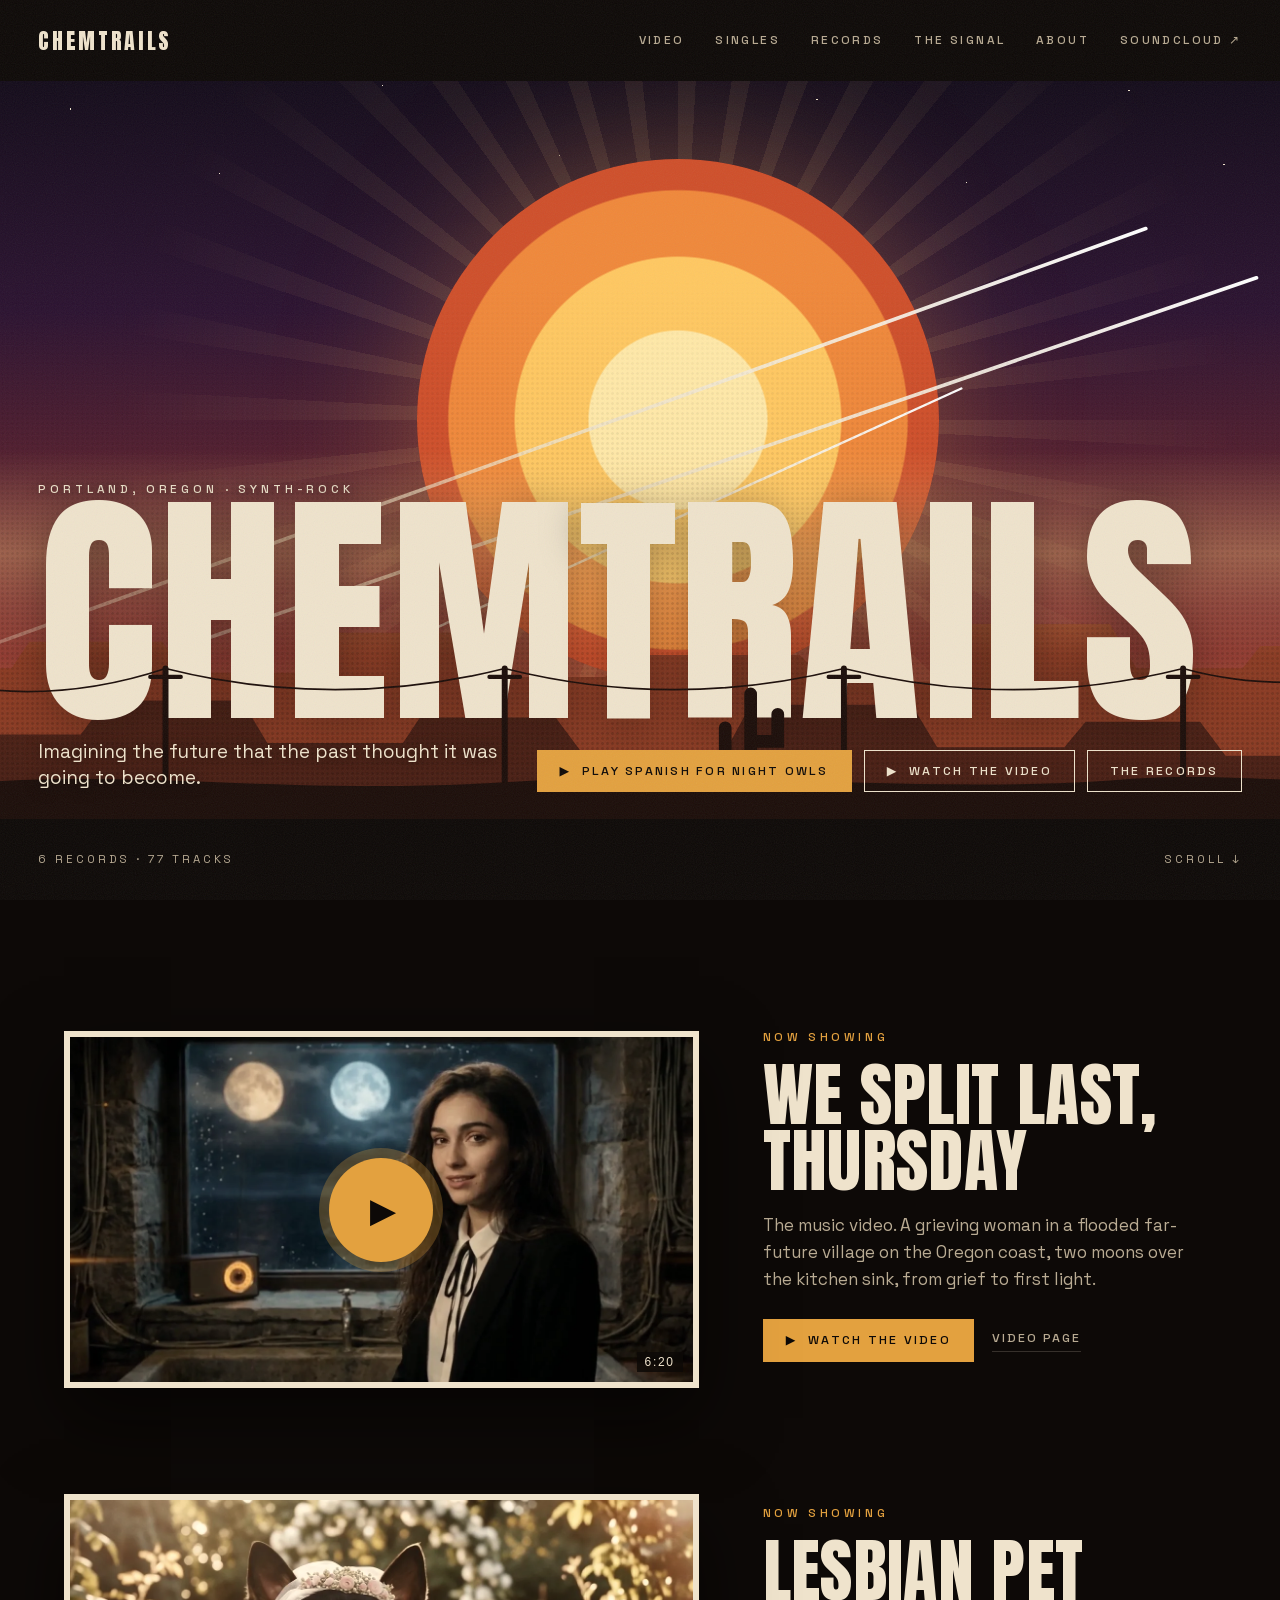
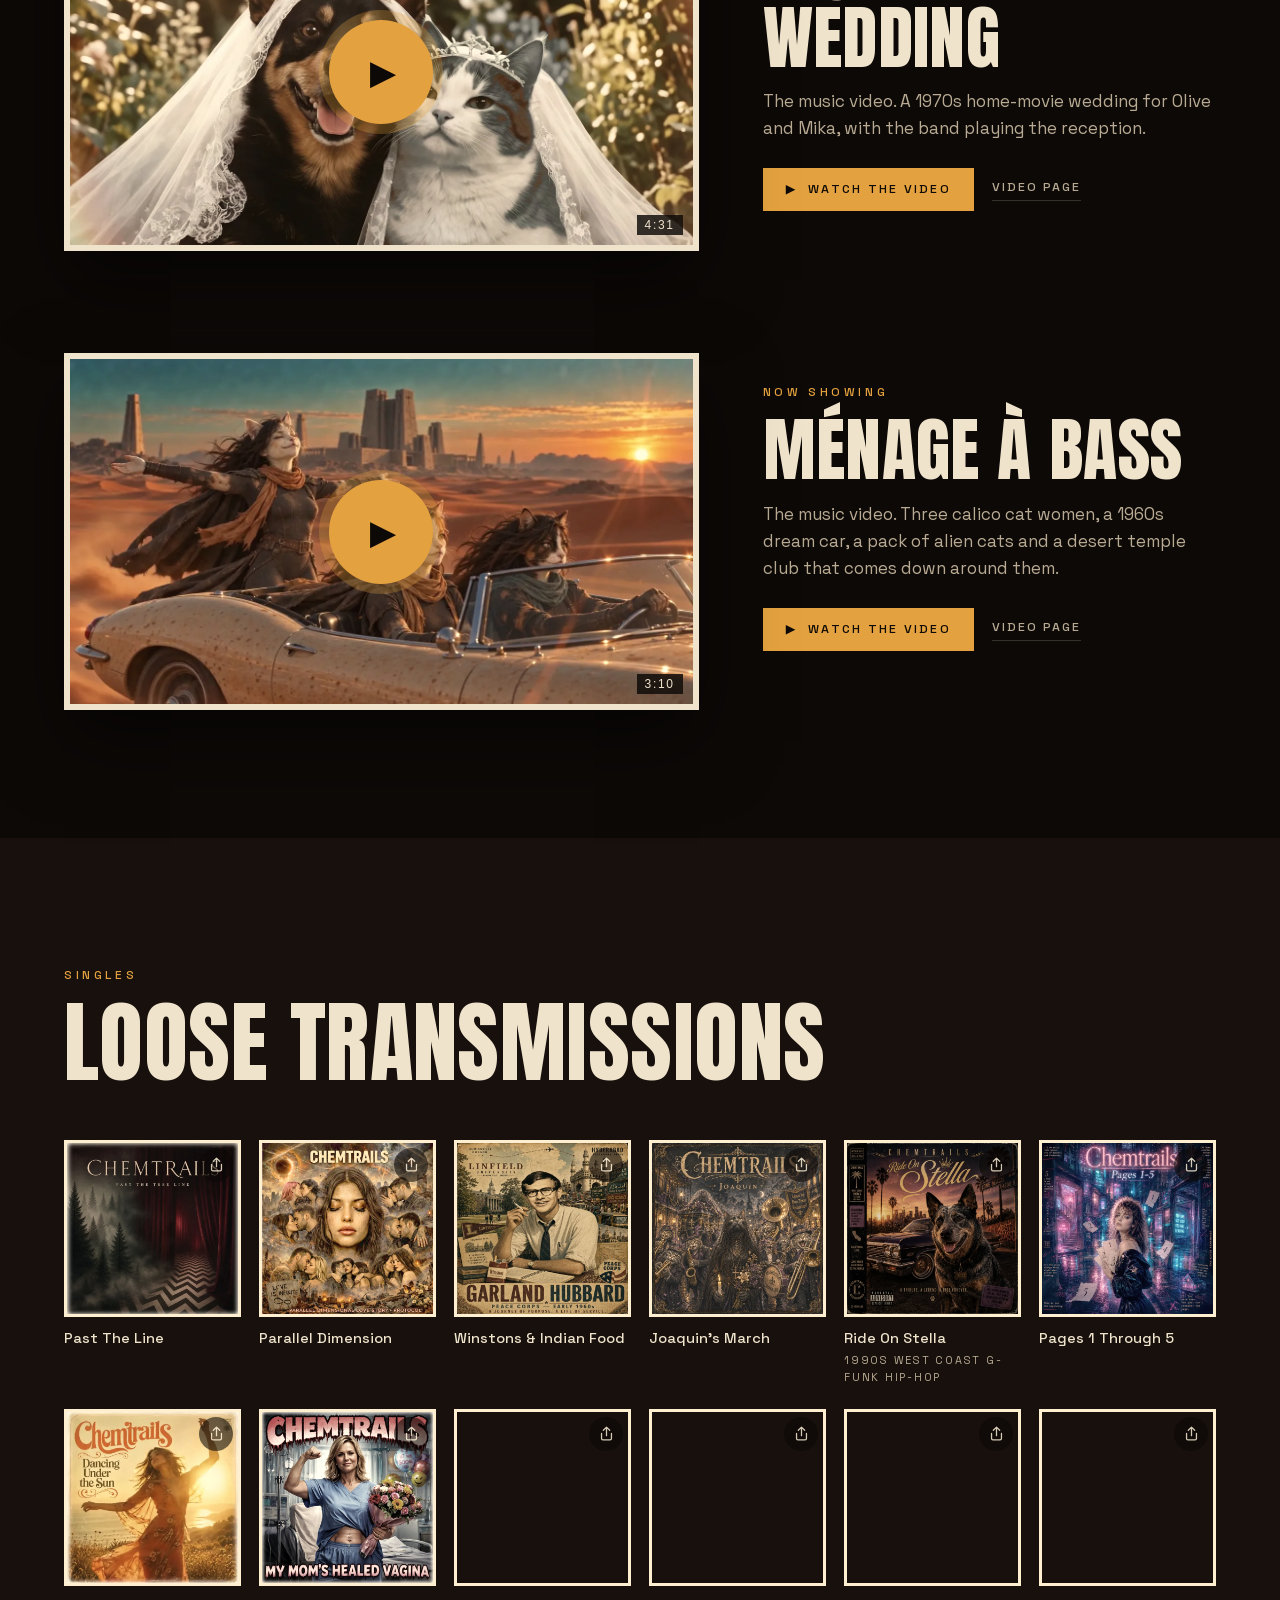
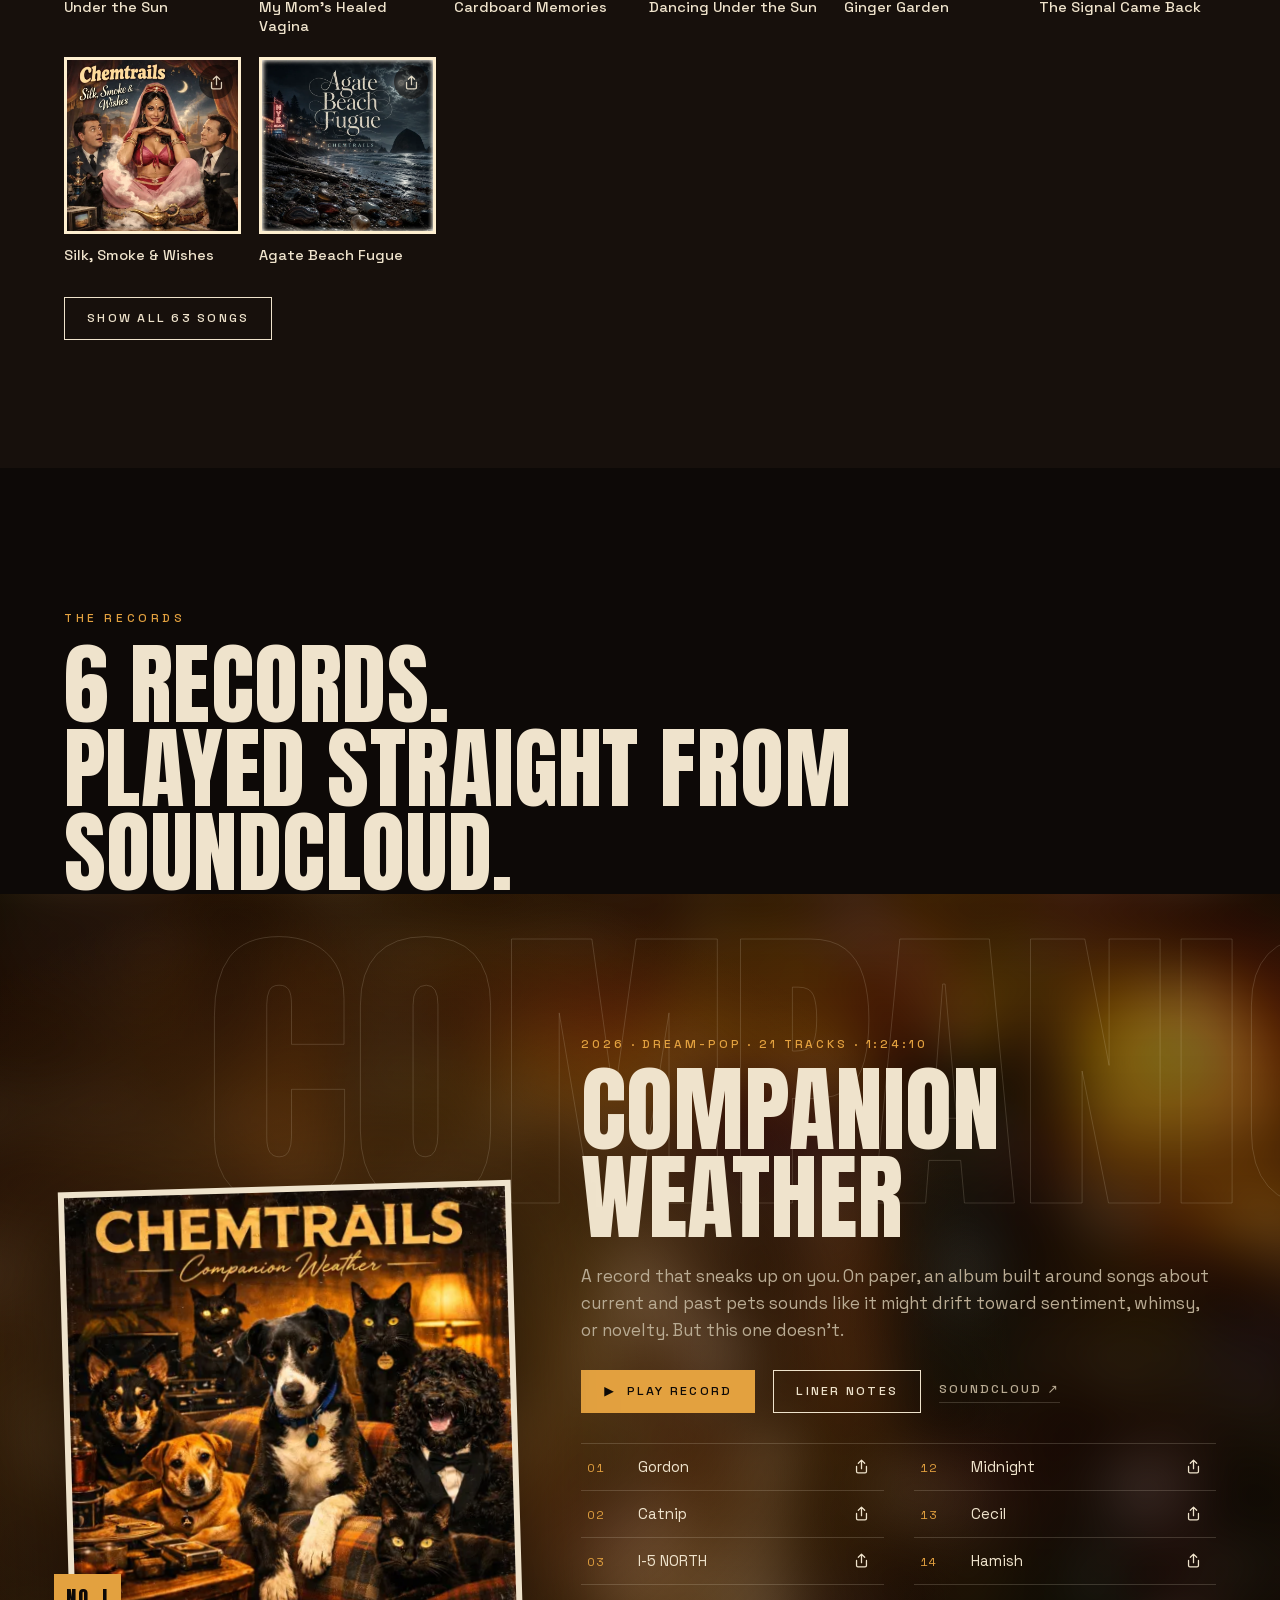
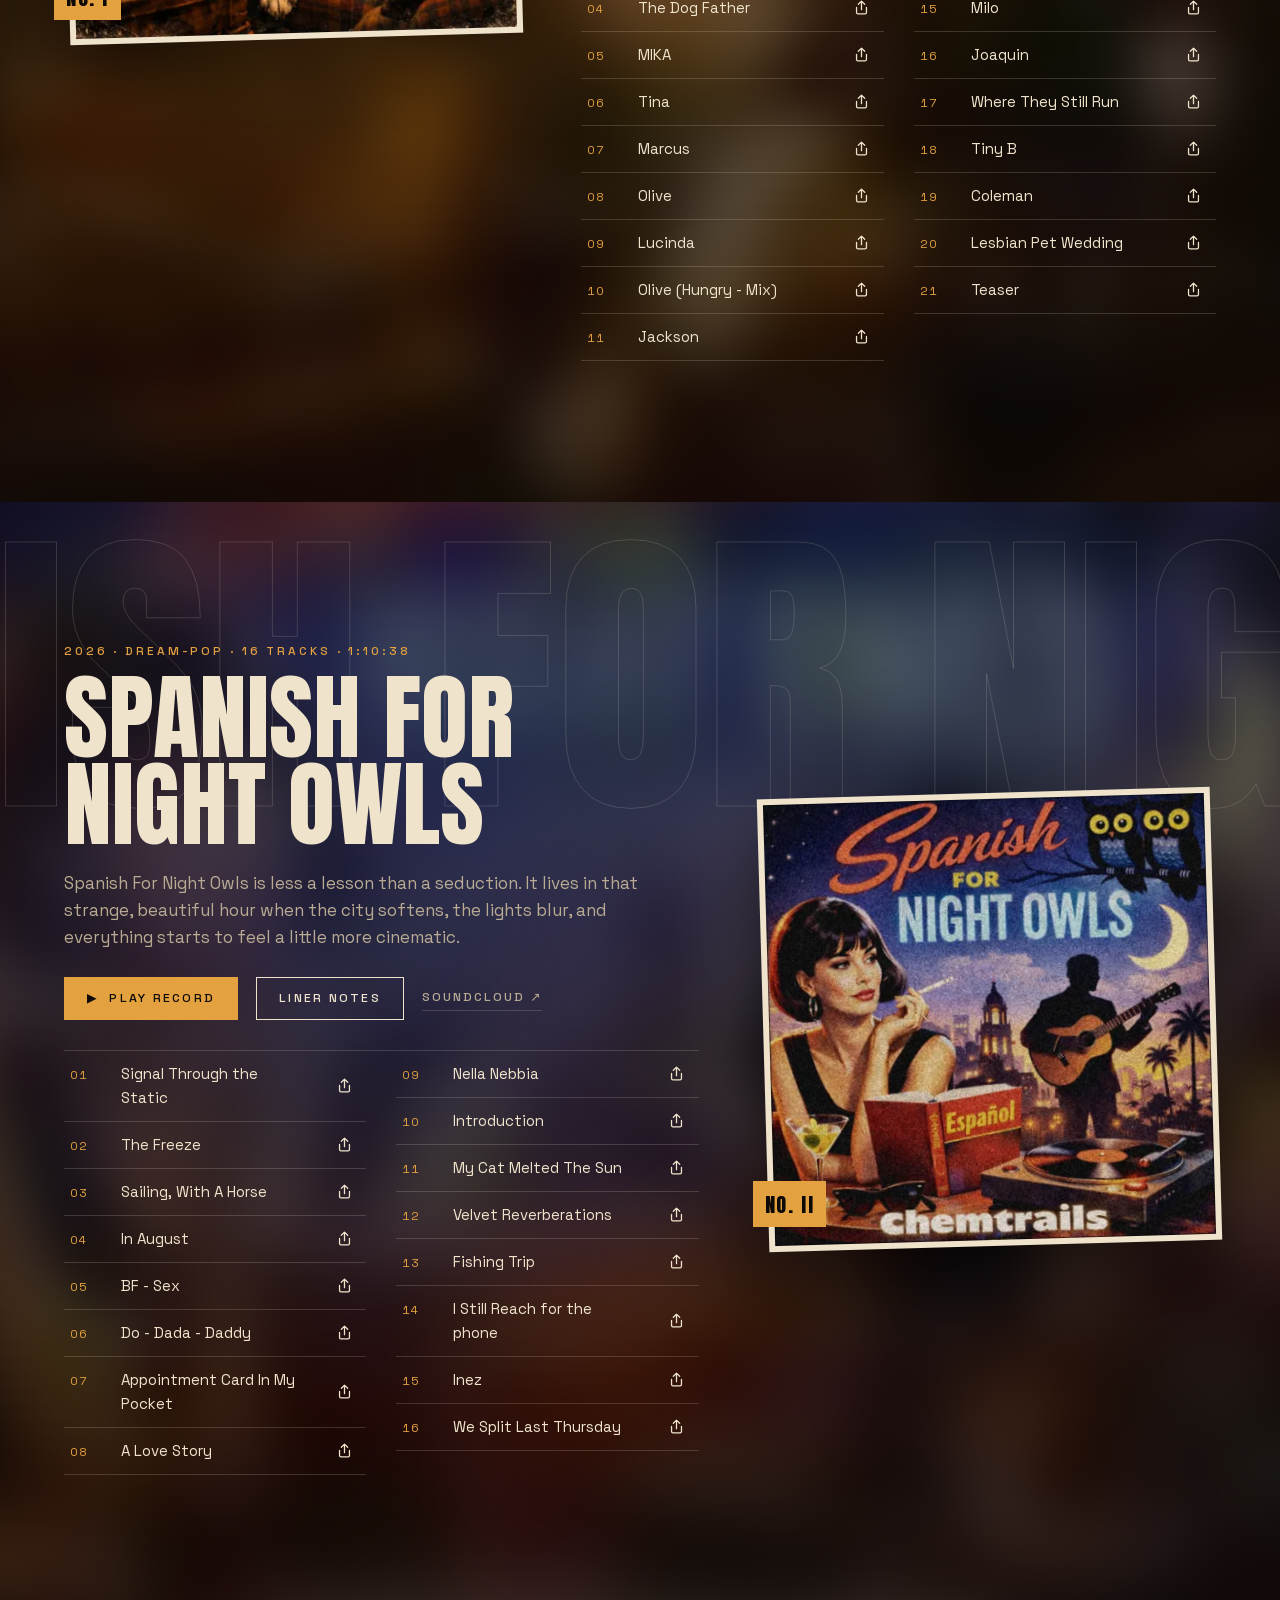
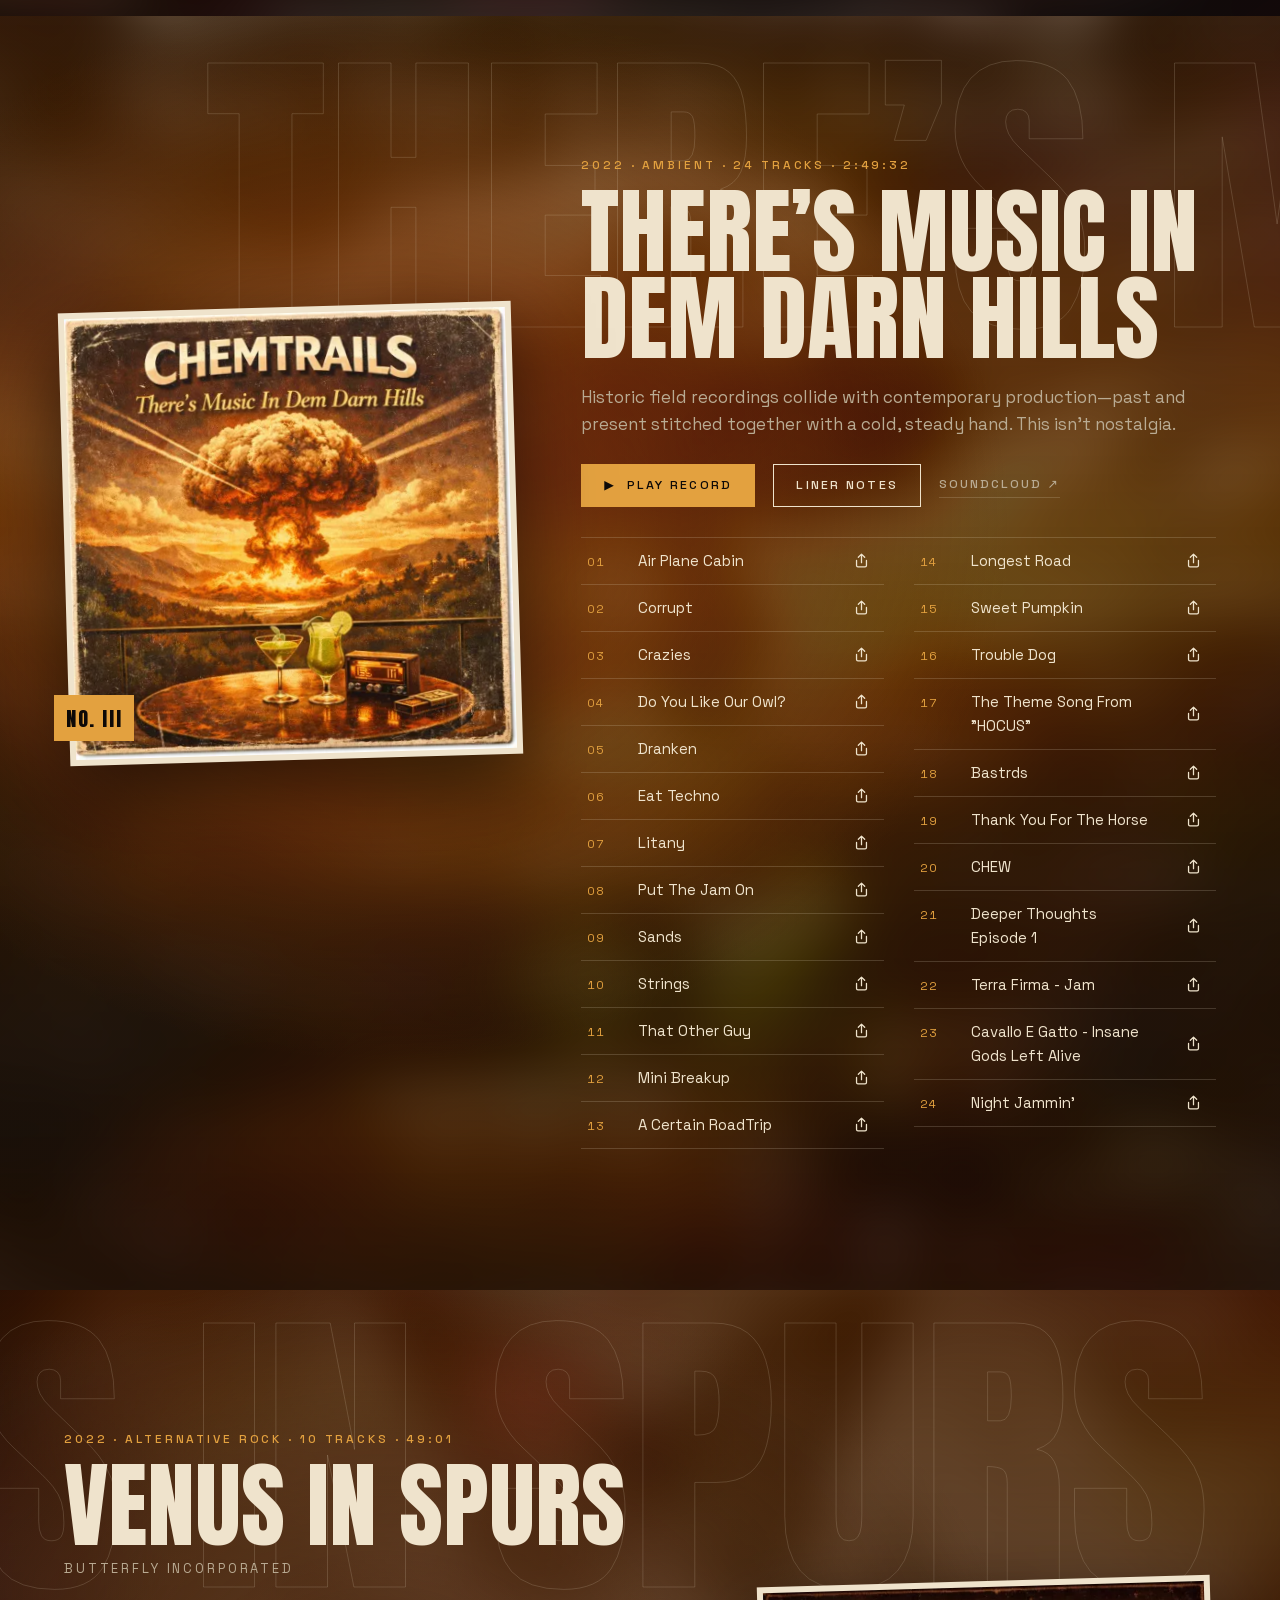
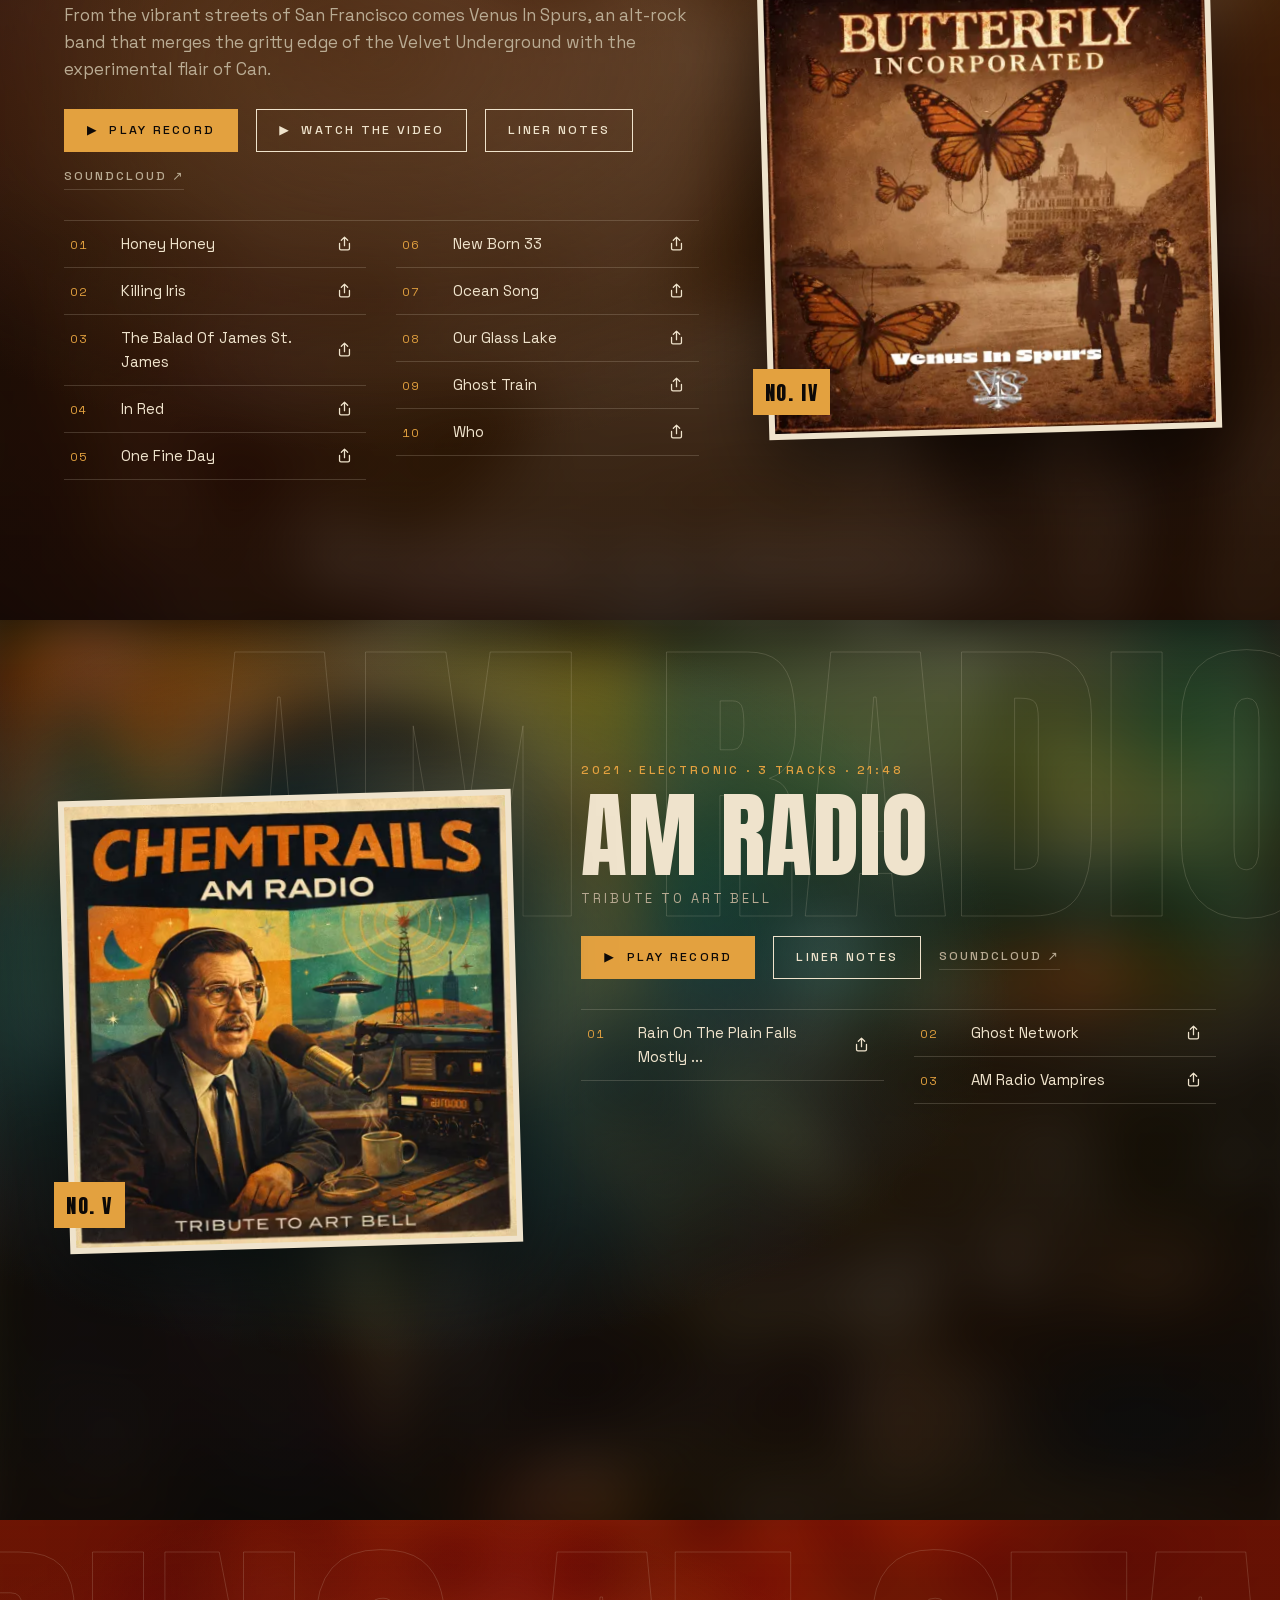
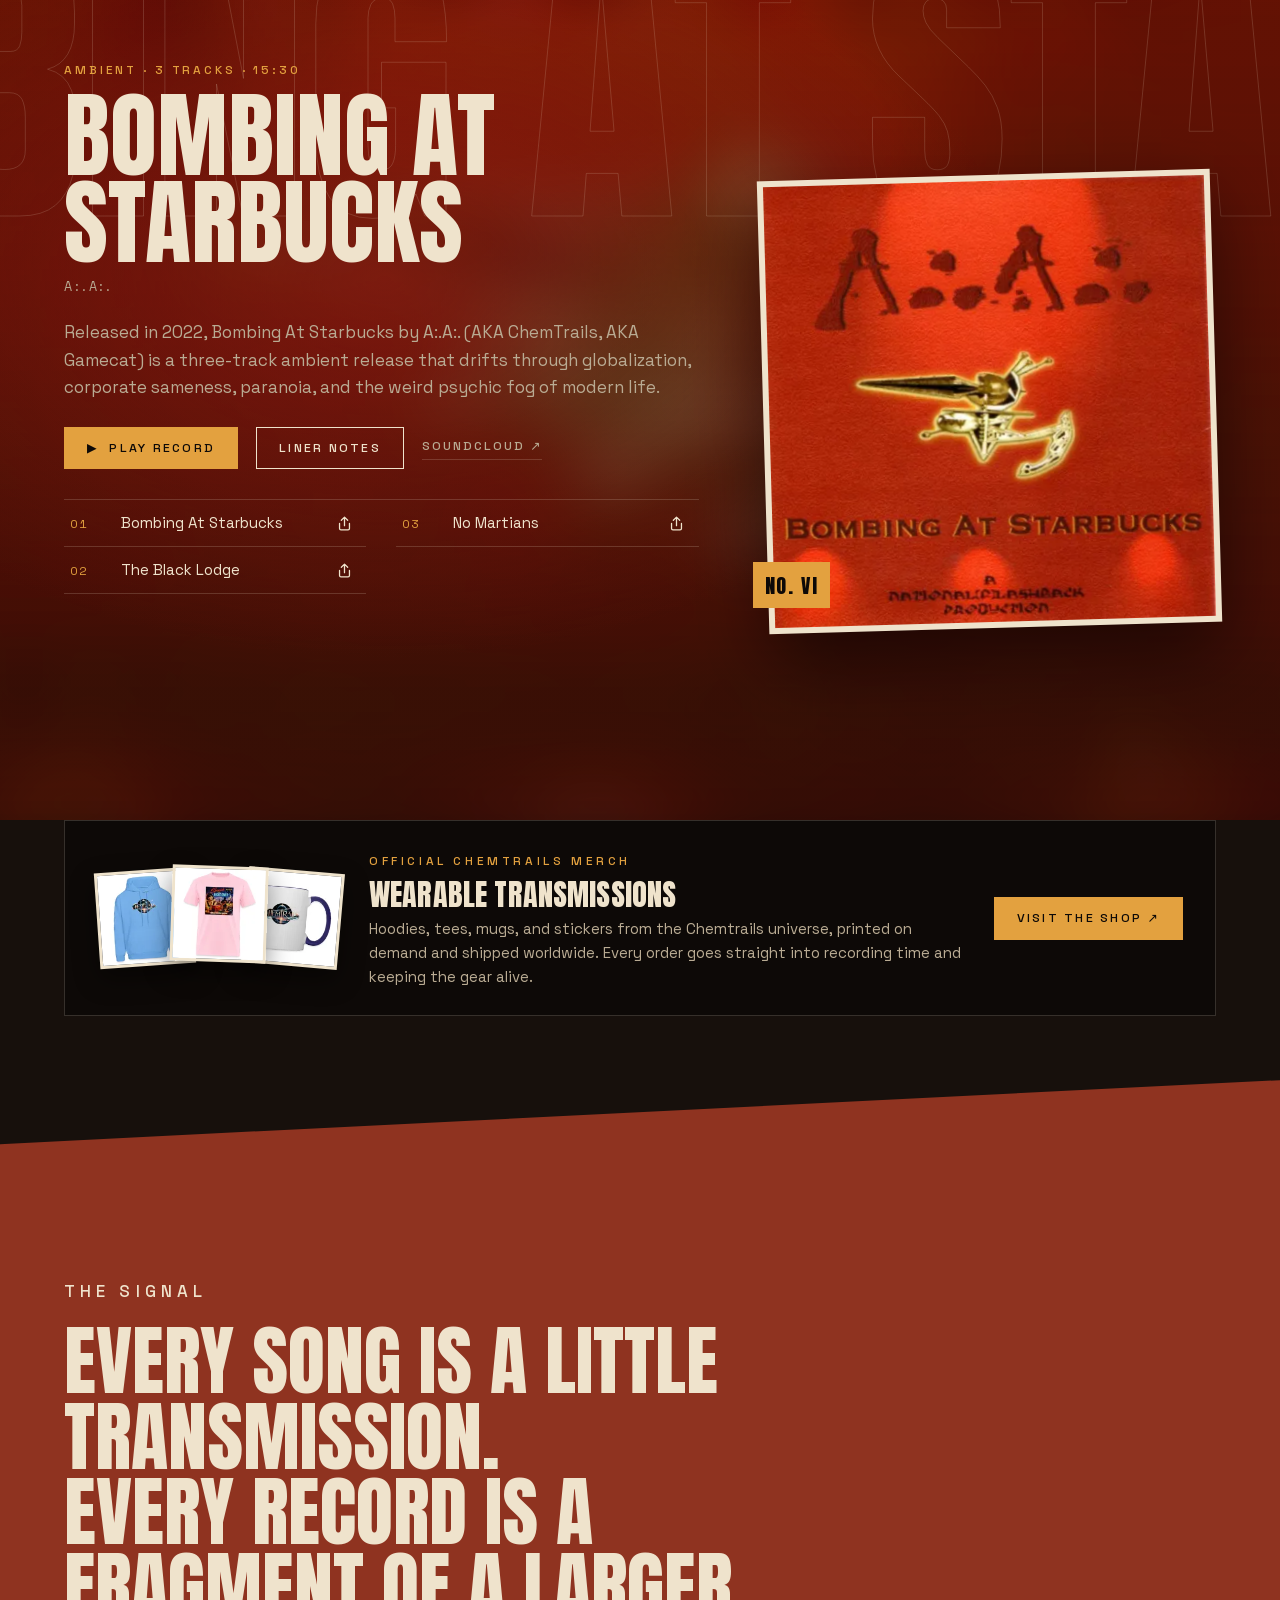
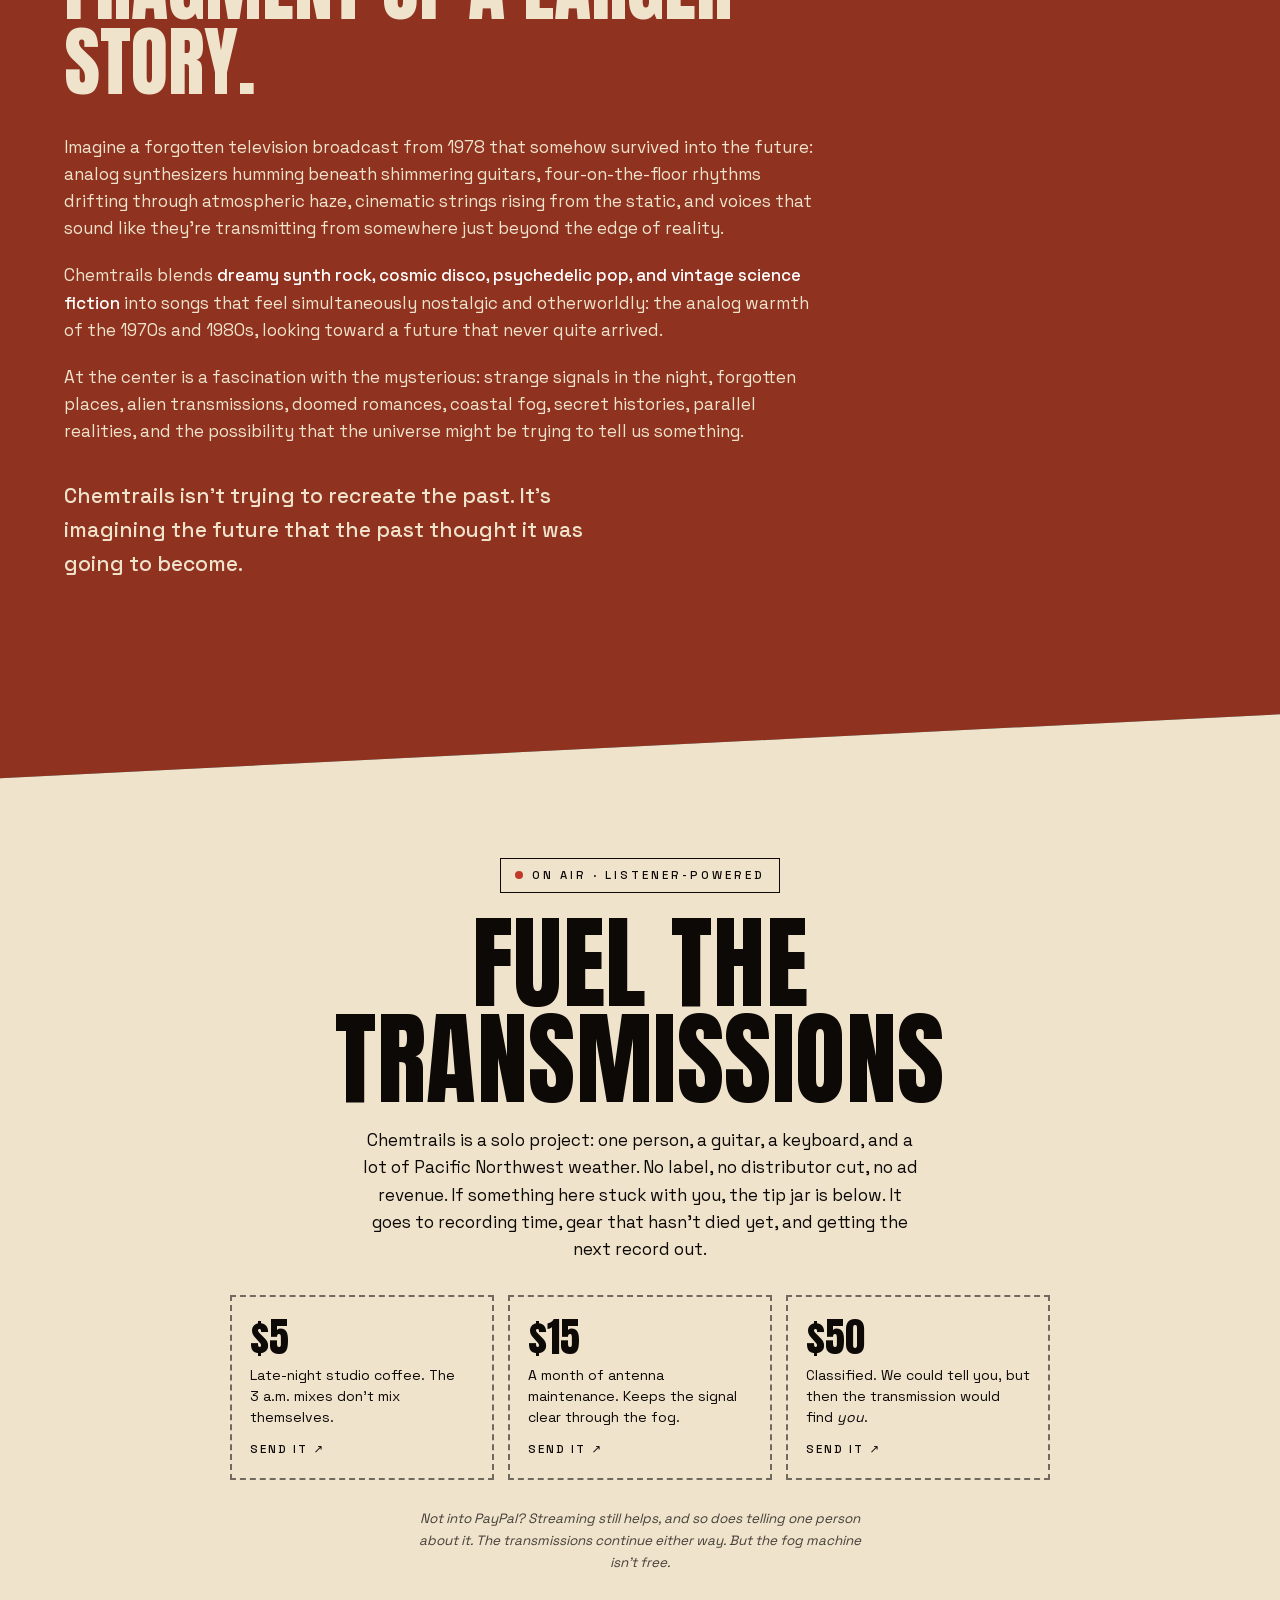
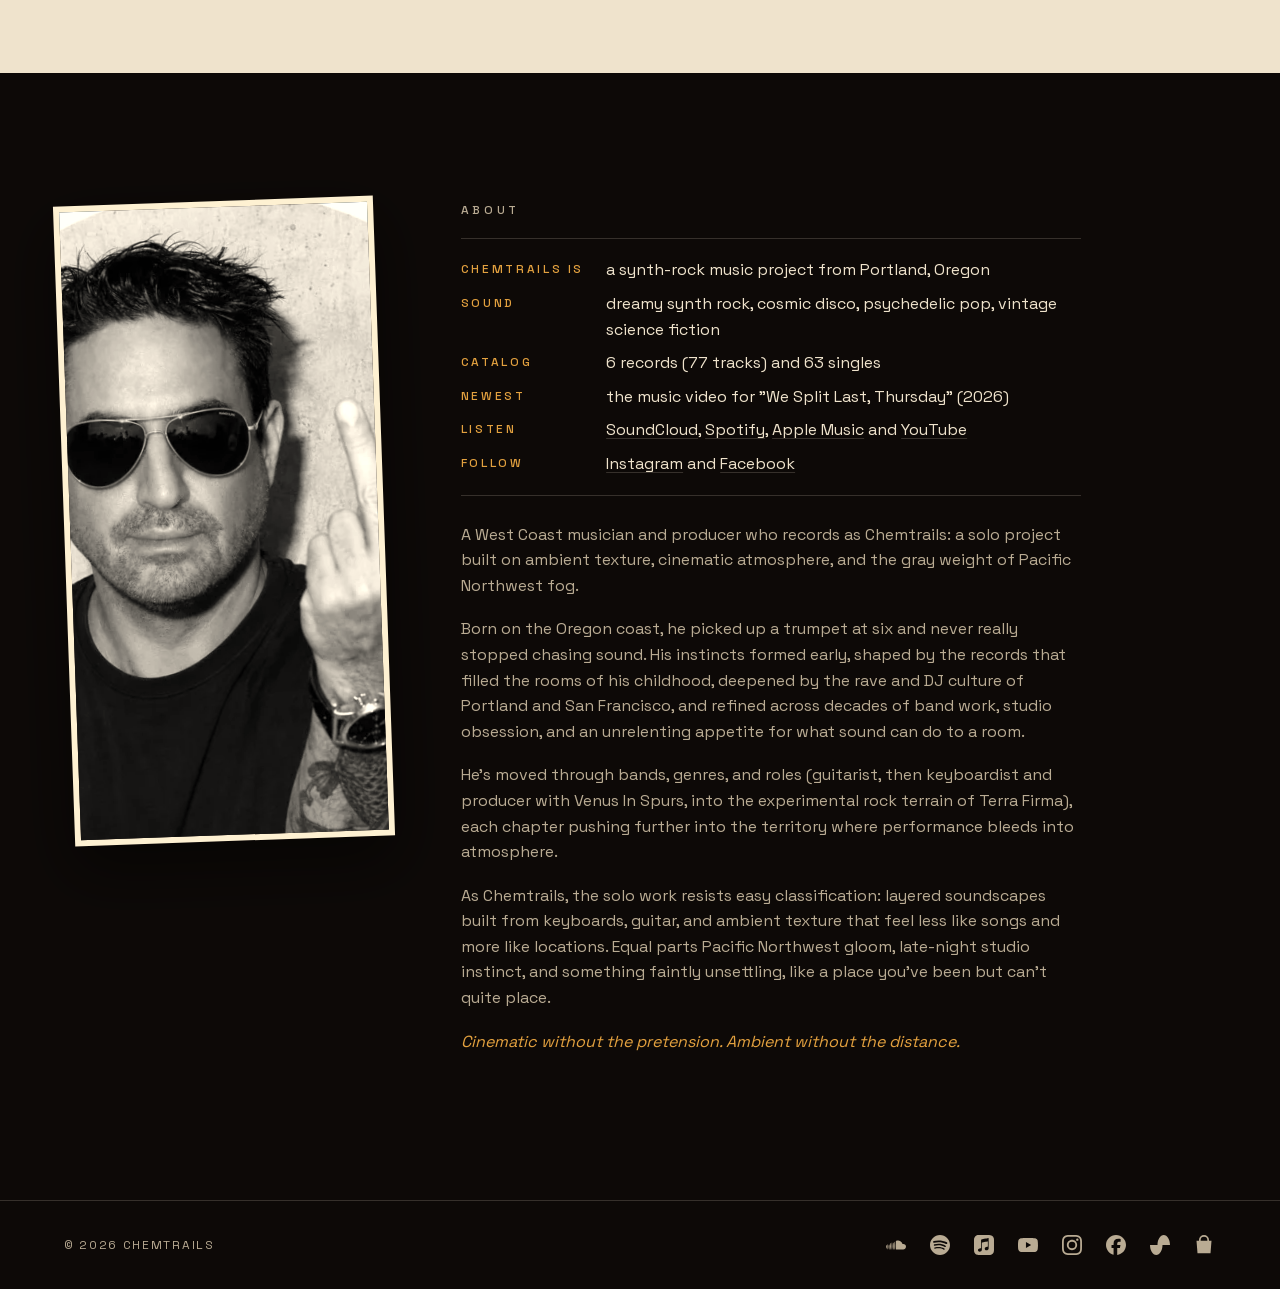
<file: index.html>
<!DOCTYPE html>
<html lang="en">
<head>
  <meta charset="UTF-8">
  <meta name="viewport" content="width=device-width, initial-scale=1.0">
  <title>Chemtrails: Synth-Rock Band from Portland, Oregon</title>
  <meta name="description" content="Chemtrails is a synth-rock band from Portland, Oregon. Watch the music video, stream 6 records and 63 singles, and shop the merch.">
  <link rel="canonical" href="https://www.chemtrails-music.com/">
  <meta property="og:site_name" content="Chemtrails">
  <meta property="og:title" content="Chemtrails: Synth-Rock Band from Portland, Oregon">
  <meta property="og:description" content="Chemtrails is a synth-rock band from Portland, Oregon. Watch the music video, stream 6 records and 63 singles, and shop the merch.">
  <meta property="og:image" content="https://www.chemtrails-music.com/assets/og-image.jpeg">
  <meta property="og:image:width" content="1200">
  <meta property="og:image:height" content="630">
  <meta property="og:url" content="https://www.chemtrails-music.com/">
  <meta property="og:type" content="website">
  <meta property="og:locale" content="en_US">
  <meta name="twitter:card" content="summary_large_image">
  <meta name="twitter:title" content="Chemtrails: Synth-Rock Band from Portland, Oregon">
  <meta name="twitter:description" content="Chemtrails is a synth-rock band from Portland, Oregon. Watch the music video, stream 6 records and 63 singles, and shop the merch.">
  <meta name="twitter:image" content="https://www.chemtrails-music.com/assets/og-image.jpeg">
  <meta name="theme-color" content="#0d0907">
  <script type="application/ld+json">{"@context":"https://schema.org","@graph":[{"@type":"WebSite","@id":"https://www.chemtrails-music.com/#site","url":"https://www.chemtrails-music.com/","name":"Chemtrails","alternateName":["Chemtrails Music","Chemtrails band"],"inLanguage":"en","publisher":{"@id":"https://www.chemtrails-music.com/#band"}},{"@type":"MusicGroup","@id":"https://www.chemtrails-music.com/#band","name":"Chemtrails","url":"https://www.chemtrails-music.com/","alternateName":["Chemtrails band","Chemtrails Music"],"disambiguatingDescription":"A synth-rock music project from Portland, Oregon. Not related to the chemtrail conspiracy theory.","image":"https://www.chemtrails-music.com/assets/avatar.jpeg","logo":"https://www.chemtrails-music.com/assets/avatar.jpeg","description":"A retro-futuristic synth-rock project exploring the strange space between memory, technology, desire, and the unknown. Dreamy synth rock, cosmic disco, psychedelic pop, and vintage science fiction from the Pacific Northwest.","genre":["Synth-Rock","Ambient","Cosmic Disco","Psychedelic Pop"],"foundingLocation":{"@type":"Place","name":"Portland, Oregon, United States"},"sameAs":["https://soundcloud.com/chemtrails","https://open.spotify.com/artist/64kqKKXxzd2POSCzFz4utw","https://music.apple.com/us/artist/chemtrails/404715979","https://www.youtube.com/channel/UCBp1ER64T6_AvGpECk63Z6g","https://www.instagram.com/chemtrails.band","https://www.facebook.com/ChemtrailsMusic","https://suno.com/@gamecat2300","https://chemtrails-music.myspreadshop.com/"],"album":[{"@type":"MusicAlbum","name":"Companion Weather","url":"https://www.chemtrails-music.com/records/companion-weather/","numTracks":21},{"@type":"MusicAlbum","name":"Spanish For Night Owls","url":"https://www.chemtrails-music.com/records/spanish-for-night-owls/","numTracks":16},{"@type":"MusicAlbum","name":"There’s Music In Dem Darn Hills","url":"https://www.chemtrails-music.com/records/theres-music-in-dem-darn-hills/","numTracks":24},{"@type":"MusicAlbum","name":"Venus In Spurs","url":"https://www.chemtrails-music.com/records/venus-in-spurs/","numTracks":10},{"@type":"MusicAlbum","name":"AM Radio","url":"https://www.chemtrails-music.com/records/am-radio/","numTracks":3},{"@type":"MusicAlbum","name":"Bombing At Starbucks","url":"https://www.chemtrails-music.com/records/bombing-at-starbucks/","numTracks":3}]}]}</script>
  <script async src="https://www.googletagmanager.com/gtag/js?id=G-CT6DLJGNE0"></script>
  <script>window.dataLayer=window.dataLayer||[];function gtag(){dataLayer.push(arguments)}gtag('js',new Date());gtag('config','G-CT6DLJGNE0');</script>
  <link rel="icon" href="/assets/favicon.png" type="image/png">
  <link rel="apple-touch-icon" href="/assets/apple-touch-icon.png">
  <link rel="preload" href="/assets/fonts/anton-latin.woff2" as="font" type="font/woff2" crossorigin>
  <link rel="preload" href="/assets/fonts/space-grotesk-latin.woff2" as="font" type="font/woff2" crossorigin>
  <link rel="stylesheet" href="/style.css?v=3c34d88a">
</head>
<body class="home">
  <div class="grain" aria-hidden="true"></div>
  <nav class="nav">
    <a href="/" class="nav-logo">CHEMTRAILS</a>
    <div class="nav-links">
      <a href="/#video">Video</a>
      <a href="/#singles">Singles</a>
      <a href="/#records">Records</a>
      <a href="/#signal">The Signal</a>
      <a href="/#about">About</a>
      <a href="https://soundcloud.com/chemtrails" target="_blank" rel="noopener">SoundCloud ↗</a>
    </div>
  </nav>

  <header class="hero" id="top">

<div class="scene" aria-hidden="true">
  <div class="layer l-sky" style="--d:.7"></div>
  <div class="layer l-sun" style="--d:.55;--px:6"><i class="rays"></i><i class="disc"></i></div>
  <svg class="layer l-trail" style="--d:.45;--px:10" viewBox="0 0 1600 600" preserveAspectRatio="xMidYMid slice">
    <defs><linearGradient id="tr" x1="0" x2="1" y1="0" y2="0"><stop offset="0" stop-color="#efe3cc" stop-opacity="0"/><stop offset=".65" stop-color="#efe3cc" stop-opacity=".85"/><stop offset="1" stop-color="#fff"/></linearGradient></defs>
    <g class="trails" stroke="url(#tr)" stroke-width="3" stroke-linecap="round" fill="none">
      <path pathLength="1" d="M-40 560 L1180 120"/><path pathLength="1" d="M-40 610 L1270 160"/><path pathLength="1" stroke-width="2" d="M240 610 L1030 250"/>
    </g>
  </svg>
  <svg class="layer l-m3" style="--d:.38;--px:14" viewBox="0 0 1600 500" preserveAspectRatio="xMidYMax slice"><path fill="#8a3a22" d="M0 500V330h90l20-30h150l25 35h135l20-45h160l30 50h130l30-25h190l30 30h140l25-65h155l30 50h120l20-25h100v195z"/></svg>
  <i class="layer l-haze" style="--d:.3"></i>
  <svg class="layer l-m2" style="--d:.24;--px:20" viewBox="0 0 1600 500" preserveAspectRatio="xMidYMax slice"><path fill="#4a1f14" d="M0 500V400h140l30-40h160l30 50h160l20-30h160l30 40h170l30-55h190l30 50h150l25-30h135l30 40h110v140z"/></svg>
  <svg class="layer l-m1" style="--d:.1;--px:30" viewBox="0 0 1600 500" preserveAspectRatio="xMidYMax slice">
    <g fill="none" stroke="#1b0d09" stroke-linecap="round">
      <path stroke-width="2" d="M-60 330Q90 372 240 322Q440 372 640 322Q840 372 1040 322Q1240 372 1440 322Q1540 350 1660 330"/>
      <g stroke-width="7"><path d="M240 322V470M640 322V470M1040 322V470M1440 322V470"/></g>
      <g stroke-width="5"><path d="M222 332H258M622 332H658M1022 332H1058M1422 332H1458"/></g>
      <g stroke-width="15"><path d="M930 480V352M930 428H900V392M930 408H962V376"/></g>
    </g>
    <path fill="#1b0d09" d="M0 500V458C200 440 400 472 640 456C900 440 1150 472 1380 452C1480 446 1560 456 1600 452V500z"/>
  </svg>
</div>
    <div class="hero-copy" style="--d:-.12">
      <p class="hero-kicker">Portland, Oregon · Synth-rock</p>
      <h1 class="hero-title"><span>Chem</span><span>trails</span></h1>
      <div class="hero-row">
        <p class="hero-line">Imagining the future that the past thought it was going to become.</p>
        <div class="hero-actions">
          <button type="button" class="btn btn-solid" id="hero-play" data-rec-target="companion-weather">▶&nbsp;&nbsp;Play Companion Weather</button>
          <button type="button" class="btn btn-line" data-video-open="hero">▶&nbsp;&nbsp;Watch the video</button>
          <a class="btn btn-line" href="#records">The records</a>
        </div>
      </div>
    </div>
    <div class="hero-foot" aria-hidden="true"><span>6 records · 77 tracks</span><span>Scroll ↓</span></div>
  </header>
  <main>
    <section class="section nowshowing" id="video">
      <div class="ns-grid">
        <button type="button" class="ns-poster" data-video-open="card" data-video="we-split-last-thursday" aria-label="Watch the music video for We Split Last, Thursday (6:20)">
          <img src="/assets/video/we-split-last-thursday.webp?v=412ebff8" alt="A young woman in a black blazer at a stone kitchen sink, two moons over the sea in the window behind her, a still from the music video" width="1280" height="720" loading="lazy" decoding="async">
          <span class="ns-play" aria-hidden="true">▶</span><span class="ns-time" aria-hidden="true">6:20</span>
        </button>
        <div class="ns-copy">
          <p class="kicker">Now showing</p>
          <h2>We Split Last, Thursday</h2>
          <p>The music video. A grieving woman in a flooded far-future village on the Oregon coast, two moons over the kitchen sink, from grief to first light.</p>
          <div class="rec-actions">
            <button type="button" class="btn btn-solid" data-video-open="card-button" data-video="we-split-last-thursday">▶&nbsp;&nbsp;Watch the video</button>
            <a class="btn-link" href="/videos/we-split-last-thursday/">Video page</a>
          </div>
        </div>
      </div>
      <div class="ns-grid">
        <button type="button" class="ns-poster" data-video-open="card" data-video="lesbian-pet-wedding" aria-label="Watch the music video for Lesbian Pet Wedding (4:31)">
          <img src="/assets/video/lesbian-pet-wedding.webp?v=3df78ea0" alt="Olive the dog and Mika the cat in wedding veils, a still from the music video" width="1280" height="720" loading="lazy" decoding="async">
          <span class="ns-play" aria-hidden="true">▶</span><span class="ns-time" aria-hidden="true">4:31</span>
        </button>
        <div class="ns-copy">
          <p class="kicker">Now showing</p>
          <h2>Lesbian Pet Wedding</h2>
          <p>The music video. A 1970s home-movie wedding for Olive and Mika, with the band playing the reception.</p>
          <div class="rec-actions">
            <button type="button" class="btn btn-solid" data-video-open="card-button" data-video="lesbian-pet-wedding">▶&nbsp;&nbsp;Watch the video</button>
            <a class="btn-link" href="/videos/lesbian-pet-wedding/">Video page</a>
          </div>
        </div>
      </div>
      <div class="ns-grid">
        <button type="button" class="ns-poster" data-video-open="card" data-video="menage-a-bass" aria-label="Watch the music video for Ménage à Bass (3:10)">
          <img src="/assets/video/menage-a-bass.webp?v=edd11690" alt="Three calico cat women riding in a cream open-top sports car across red dunes at sunset, one standing with her arms spread wide, a still from the music video" width="1280" height="720" loading="lazy" decoding="async">
          <span class="ns-play" aria-hidden="true">▶</span><span class="ns-time" aria-hidden="true">3:10</span>
        </button>
        <div class="ns-copy">
          <p class="kicker">Now showing</p>
          <h2>Ménage à Bass</h2>
          <p>The music video. Three calico cat women, a 1960s dream car, a pack of alien cats and a desert temple club that comes down around them.</p>
          <div class="rec-actions">
            <button type="button" class="btn btn-solid" data-video-open="card-button" data-video="menage-a-bass">▶&nbsp;&nbsp;Watch the video</button>
            <a class="btn-link" href="/videos/menage-a-bass/">Video page</a>
          </div>
        </div>
      </div>
    </section>

    <section class="section singles" id="singles" data-rec="singles" data-sc="https://soundcloud.com/chemtrails/sets/loose-transmissions" data-title="Singles" data-art="/assets/orbitz.webp?v=4ce498ae">
      <div class="sec-head">
        <p class="kicker">Singles</p>
        <h2>Loose transmissions</h2>
      </div>
      <div class="single-grid"><div class="s-item"><button type="button" class="single" data-i="0"><img src="/assets/joaquin-s-march.webp?v=20d619fe" alt="" width="320" height="320" loading="lazy" decoding="async"><span class="s-title">Joaquin's March</span></button><button type="button" class="share share--card" data-share="https://soundcloud.com/chemtrails/joaquins-march-31" data-title="Joaquin's March" aria-label="Share Joaquin's March" title="Share"><svg viewBox="0 0 24 24" aria-hidden="true"><path d="M12 3v12M7.5 7.5 12 3l4.5 4.5M5 12v7a2 2 0 0 0 2 2h10a2 2 0 0 0 2-2v-7" fill="none" stroke="currentColor" stroke-width="1.8" stroke-linecap="round" stroke-linejoin="round"/></svg></button></div><div class="s-item"><button type="button" class="single" data-i="1"><img src="/assets/match-book-saint.webp?v=867bafe8" alt="" width="320" height="320" loading="lazy" decoding="async"><span class="s-title">Match Book Saint</span></button><button type="button" class="share share--card" data-share="https://soundcloud.com/chemtrails/match-book-saint-37" data-title="Match Book Saint" aria-label="Share Match Book Saint" title="Share"><svg viewBox="0 0 24 24" aria-hidden="true"><path d="M12 3v12M7.5 7.5 12 3l4.5 4.5M5 12v7a2 2 0 0 0 2 2h10a2 2 0 0 0 2-2v-7" fill="none" stroke="currentColor" stroke-width="1.8" stroke-linecap="round" stroke-linejoin="round"/></svg></button></div><div class="s-item"><button type="button" class="single" data-i="2"><img src="/assets/starry-eyes.webp?v=c62ba497" alt="" width="320" height="320" loading="lazy" decoding="async"><span class="s-title">Starry Eyes</span></button><button type="button" class="share share--card" data-share="https://soundcloud.com/chemtrails/starry-eyes-53" data-title="Starry Eyes" aria-label="Share Starry Eyes" title="Share"><svg viewBox="0 0 24 24" aria-hidden="true"><path d="M12 3v12M7.5 7.5 12 3l4.5 4.5M5 12v7a2 2 0 0 0 2 2h10a2 2 0 0 0 2-2v-7" fill="none" stroke="currentColor" stroke-width="1.8" stroke-linecap="round" stroke-linejoin="round"/></svg></button></div><div class="s-item"><button type="button" class="single" data-i="3"><img src="/assets/coastal-cathedral.webp?v=17e7a5af" alt="" width="320" height="320" loading="lazy" decoding="async"><span class="s-title">Coastal Cathedral</span><span class="s-genre">Disco</span></button><button type="button" class="share share--card" data-share="https://soundcloud.com/chemtrails/coastal-cathedral-14" data-title="Coastal Cathedral" aria-label="Share Coastal Cathedral" title="Share"><svg viewBox="0 0 24 24" aria-hidden="true"><path d="M12 3v12M7.5 7.5 12 3l4.5 4.5M5 12v7a2 2 0 0 0 2 2h10a2 2 0 0 0 2-2v-7" fill="none" stroke="currentColor" stroke-width="1.8" stroke-linecap="round" stroke-linejoin="round"/></svg></button></div><div class="s-item"><button type="button" class="single" data-i="4"><img src="/assets/king-tides.webp?v=d5d03904" alt="" width="320" height="320" loading="lazy" decoding="async"><span class="s-title">King Tides</span><span class="s-genre">Disco-Pop</span></button><button type="button" class="share share--card" data-share="https://soundcloud.com/chemtrails/king-tides-33" data-title="King Tides" aria-label="Share King Tides" title="Share"><svg viewBox="0 0 24 24" aria-hidden="true"><path d="M12 3v12M7.5 7.5 12 3l4.5 4.5M5 12v7a2 2 0 0 0 2 2h10a2 2 0 0 0 2-2v-7" fill="none" stroke="currentColor" stroke-width="1.8" stroke-linecap="round" stroke-linejoin="round"/></svg></button></div><div class="s-item"><button type="button" class="single" data-i="5"><img src="/assets/neon-shadows.webp?v=b989c825" alt="" width="320" height="320" loading="lazy" decoding="async"><span class="s-title">Neon Shadows</span><span class="s-genre">ZZ Top Inspired Blues-rock</span></button><button type="button" class="share share--card" data-share="https://soundcloud.com/chemtrails/neon-shadows-41" data-title="Neon Shadows" aria-label="Share Neon Shadows" title="Share"><svg viewBox="0 0 24 24" aria-hidden="true"><path d="M12 3v12M7.5 7.5 12 3l4.5 4.5M5 12v7a2 2 0 0 0 2 2h10a2 2 0 0 0 2-2v-7" fill="none" stroke="currentColor" stroke-width="1.8" stroke-linecap="round" stroke-linejoin="round"/></svg></button></div><div class="s-item"><button type="button" class="single" data-i="6"><img src="/assets/silk-smoke-wishes.webp?v=b7dc3122" alt="" width="320" height="320" loading="lazy" decoding="async"><span class="s-title">Silk, Smoke &amp; Wishes</span></button><button type="button" class="share share--card" data-share="https://soundcloud.com/chemtrails/silk-smoke-wishes-51" data-title="Silk, Smoke &amp; Wishes" aria-label="Share Silk, Smoke &amp; Wishes" title="Share"><svg viewBox="0 0 24 24" aria-hidden="true"><path d="M12 3v12M7.5 7.5 12 3l4.5 4.5M5 12v7a2 2 0 0 0 2 2h10a2 2 0 0 0 2-2v-7" fill="none" stroke="currentColor" stroke-width="1.8" stroke-linecap="round" stroke-linejoin="round"/></svg></button></div><div class="s-item"><button type="button" class="single" data-i="7"><img src="/assets/creatures.webp?v=b0808d5b" alt="" width="320" height="320" loading="lazy" decoding="async"><span class="s-title">The Creatures We Are All</span></button><button type="button" class="share share--card" data-share="https://soundcloud.com/chemtrails/the-creatures-we-are-all-54" data-title="The Creatures We Are All" aria-label="Share The Creatures We Are All" title="Share"><svg viewBox="0 0 24 24" aria-hidden="true"><path d="M12 3v12M7.5 7.5 12 3l4.5 4.5M5 12v7a2 2 0 0 0 2 2h10a2 2 0 0 0 2-2v-7" fill="none" stroke="currentColor" stroke-width="1.8" stroke-linecap="round" stroke-linejoin="round"/></svg></button></div><div class="s-item"><button type="button" class="single" data-i="8"><img src="/assets/last-motel-on-earth.webp?v=8a236fc3" alt="" width="320" height="320" loading="lazy" decoding="async"><span class="s-title">Last Motel on Earth</span></button><button type="button" class="share share--card" data-share="https://soundcloud.com/chemtrails/last-motel-on-earth-34" data-title="Last Motel on Earth" aria-label="Share Last Motel on Earth" title="Share"><svg viewBox="0 0 24 24" aria-hidden="true"><path d="M12 3v12M7.5 7.5 12 3l4.5 4.5M5 12v7a2 2 0 0 0 2 2h10a2 2 0 0 0 2-2v-7" fill="none" stroke="currentColor" stroke-width="1.8" stroke-linecap="round" stroke-linejoin="round"/></svg></button></div><div class="s-item"><button type="button" class="single" data-i="9"><img src="/assets/imperial-funk.webp?v=aa1b1cdd" alt="" width="320" height="320" loading="lazy" decoding="async"><span class="s-title">Imperial Funk</span></button><button type="button" class="share share--card" data-share="https://soundcloud.com/chemtrails/imperial-funk-29" data-title="Imperial Funk" aria-label="Share Imperial Funk" title="Share"><svg viewBox="0 0 24 24" aria-hidden="true"><path d="M12 3v12M7.5 7.5 12 3l4.5 4.5M5 12v7a2 2 0 0 0 2 2h10a2 2 0 0 0 2-2v-7" fill="none" stroke="currentColor" stroke-width="1.8" stroke-linecap="round" stroke-linejoin="round"/></svg></button></div><div class="s-item"><button type="button" class="single" data-i="10"><img src="/assets/the-signal-came-back.webp?v=81051b7f" alt="" width="320" height="320" loading="lazy" decoding="async"><span class="s-title">The Signal Came Back</span></button><button type="button" class="share share--card" data-share="https://soundcloud.com/chemtrails/the-signal-came-back-57" data-title="The Signal Came Back" aria-label="Share The Signal Came Back" title="Share"><svg viewBox="0 0 24 24" aria-hidden="true"><path d="M12 3v12M7.5 7.5 12 3l4.5 4.5M5 12v7a2 2 0 0 0 2 2h10a2 2 0 0 0 2-2v-7" fill="none" stroke="currentColor" stroke-width="1.8" stroke-linecap="round" stroke-linejoin="round"/></svg></button></div><div class="s-item"><button type="button" class="single" data-i="11"><img src="/assets/dancing-under-the-sun.webp?v=d62f82b1" alt="" width="320" height="320" loading="lazy" decoding="async"><span class="s-title">Dancing Under the Sun</span></button><button type="button" class="share share--card" data-share="https://soundcloud.com/chemtrails/dancing-under-the-sun-16" data-title="Dancing Under the Sun" aria-label="Share Dancing Under the Sun" title="Share"><svg viewBox="0 0 24 24" aria-hidden="true"><path d="M12 3v12M7.5 7.5 12 3l4.5 4.5M5 12v7a2 2 0 0 0 2 2h10a2 2 0 0 0 2-2v-7" fill="none" stroke="currentColor" stroke-width="1.8" stroke-linecap="round" stroke-linejoin="round"/></svg></button></div><div class="s-item"><button type="button" class="single" data-i="12"><img src="/assets/le-chien-triste.webp?v=5668efae" alt="" width="320" height="320" loading="lazy" decoding="async"><span class="s-title">Le Chien Triste</span></button><button type="button" class="share share--card" data-share="https://soundcloud.com/chemtrails/le-chien-triste-35" data-title="Le Chien Triste" aria-label="Share Le Chien Triste" title="Share"><svg viewBox="0 0 24 24" aria-hidden="true"><path d="M12 3v12M7.5 7.5 12 3l4.5 4.5M5 12v7a2 2 0 0 0 2 2h10a2 2 0 0 0 2-2v-7" fill="none" stroke="currentColor" stroke-width="1.8" stroke-linecap="round" stroke-linejoin="round"/></svg></button></div><div class="s-item"><button type="button" class="single" data-i="13"><img src="/assets/if-you-see-stairs-in-the-woods-do-not-ascend.webp?v=58a8161e" alt="" width="320" height="320" loading="lazy" decoding="async"><span class="s-title">If You See Stairs In The Woods... Do Not Ascend</span></button><button type="button" class="share share--card" data-share="https://soundcloud.com/chemtrails/if-you-see-stairs-in-the-woods-do-not-ascend-28" data-title="If You See Stairs In The Woods... Do Not Ascend" aria-label="Share If You See Stairs In The Woods... Do Not Ascend" title="Share"><svg viewBox="0 0 24 24" aria-hidden="true"><path d="M12 3v12M7.5 7.5 12 3l4.5 4.5M5 12v7a2 2 0 0 0 2 2h10a2 2 0 0 0 2-2v-7" fill="none" stroke="currentColor" stroke-width="1.8" stroke-linecap="round" stroke-linejoin="round"/></svg></button></div><div class="s-item"><button type="button" class="single" data-i="14"><img src="/assets/tonight.webp?v=8912c2ef" alt="" width="320" height="320" loading="lazy" decoding="async"><span class="s-title">Tonight</span></button><button type="button" class="share share--card" data-share="https://soundcloud.com/chemtrails/tonight-61" data-title="Tonight" aria-label="Share Tonight" title="Share"><svg viewBox="0 0 24 24" aria-hidden="true"><path d="M12 3v12M7.5 7.5 12 3l4.5 4.5M5 12v7a2 2 0 0 0 2 2h10a2 2 0 0 0 2-2v-7" fill="none" stroke="currentColor" stroke-width="1.8" stroke-linecap="round" stroke-linejoin="round"/></svg></button></div><div class="s-item"><button type="button" class="single" data-i="15"><img src="/assets/mirror-girl.webp?v=e858fc7d" alt="" width="320" height="320" loading="lazy" decoding="async"><span class="s-title">Mirror Girl</span></button><button type="button" class="share share--card" data-share="https://soundcloud.com/chemtrails/mirror-girl-38" data-title="Mirror Girl" aria-label="Share Mirror Girl" title="Share"><svg viewBox="0 0 24 24" aria-hidden="true"><path d="M12 3v12M7.5 7.5 12 3l4.5 4.5M5 12v7a2 2 0 0 0 2 2h10a2 2 0 0 0 2-2v-7" fill="none" stroke="currentColor" stroke-width="1.8" stroke-linecap="round" stroke-linejoin="round"/></svg></button></div><div class="s-item"><button type="button" class="single" data-i="16"><img src="/assets/yaquina-bay-blue.webp?v=6657215f" alt="" width="320" height="320" loading="lazy" decoding="async"><span class="s-title">Yaquina Bay Blue</span></button><button type="button" class="share share--card" data-share="https://soundcloud.com/chemtrails/yaquina-bay-blue-65" data-title="Yaquina Bay Blue" aria-label="Share Yaquina Bay Blue" title="Share"><svg viewBox="0 0 24 24" aria-hidden="true"><path d="M12 3v12M7.5 7.5 12 3l4.5 4.5M5 12v7a2 2 0 0 0 2 2h10a2 2 0 0 0 2-2v-7" fill="none" stroke="currentColor" stroke-width="1.8" stroke-linecap="round" stroke-linejoin="round"/></svg></button></div><div class="s-item"><button type="button" class="single" data-i="17"><img src="/assets/pages-1-through-5.webp?v=ce9d698e" alt="" width="320" height="320" loading="lazy" decoding="async"><span class="s-title">Pages 1 Through 5</span></button><button type="button" class="share share--card" data-share="https://soundcloud.com/chemtrails/pages-1-through-5-44" data-title="Pages 1 Through 5" aria-label="Share Pages 1 Through 5" title="Share"><svg viewBox="0 0 24 24" aria-hidden="true"><path d="M12 3v12M7.5 7.5 12 3l4.5 4.5M5 12v7a2 2 0 0 0 2 2h10a2 2 0 0 0 2-2v-7" fill="none" stroke="currentColor" stroke-width="1.8" stroke-linecap="round" stroke-linejoin="round"/></svg></button></div><div class="s-item"><button type="button" class="single" data-i="18"><img src="/assets/velvet-ferrari.webp?v=84492866" alt="" width="320" height="320" loading="lazy" decoding="async"><span class="s-title">Velvet Ferrari</span><span class="s-genre">Disco Rock</span></button><button type="button" class="share share--card" data-share="https://soundcloud.com/chemtrails/velvet-ferrari-63" data-title="Velvet Ferrari" aria-label="Share Velvet Ferrari" title="Share"><svg viewBox="0 0 24 24" aria-hidden="true"><path d="M12 3v12M7.5 7.5 12 3l4.5 4.5M5 12v7a2 2 0 0 0 2 2h10a2 2 0 0 0 2-2v-7" fill="none" stroke="currentColor" stroke-width="1.8" stroke-linecap="round" stroke-linejoin="round"/></svg></button></div><div class="s-item"><button type="button" class="single" data-i="19"><img src="/assets/ride-on-stella.webp?v=141479ac" alt="" width="320" height="320" loading="lazy" decoding="async"><span class="s-title">Ride On Stella</span><span class="s-genre">1990s West Coast G-funk Hip-hop</span></button><button type="button" class="share share--card" data-share="https://soundcloud.com/chemtrails/ride-on-stella-49" data-title="Ride On Stella" aria-label="Share Ride On Stella" title="Share"><svg viewBox="0 0 24 24" aria-hidden="true"><path d="M12 3v12M7.5 7.5 12 3l4.5 4.5M5 12v7a2 2 0 0 0 2 2h10a2 2 0 0 0 2-2v-7" fill="none" stroke="currentColor" stroke-width="1.8" stroke-linecap="round" stroke-linejoin="round"/></svg></button></div><div class="s-item"><button type="button" class="single" data-i="20"><img src="/assets/paper-bag-teeth.webp?v=4ab9d455" alt="" width="320" height="320" loading="lazy" decoding="async"><span class="s-title">Paper Bag Teeth</span><span class="s-genre">Dark Electro Drum And Bass</span></button><button type="button" class="share share--card" data-share="https://soundcloud.com/chemtrails/paper-bag-teeth-45" data-title="Paper Bag Teeth" aria-label="Share Paper Bag Teeth" title="Share"><svg viewBox="0 0 24 24" aria-hidden="true"><path d="M12 3v12M7.5 7.5 12 3l4.5 4.5M5 12v7a2 2 0 0 0 2 2h10a2 2 0 0 0 2-2v-7" fill="none" stroke="currentColor" stroke-width="1.8" stroke-linecap="round" stroke-linejoin="round"/></svg></button></div><div class="s-item"><button type="button" class="single" data-i="21"><img src="/assets/shot-gun-night.webp?v=b66b064b" alt="" width="320" height="320" loading="lazy" decoding="async"><span class="s-title">Shot Gun Night</span></button><button type="button" class="share share--card" data-share="https://soundcloud.com/chemtrails/shot-gun-night-50" data-title="Shot Gun Night" aria-label="Share Shot Gun Night" title="Share"><svg viewBox="0 0 24 24" aria-hidden="true"><path d="M12 3v12M7.5 7.5 12 3l4.5 4.5M5 12v7a2 2 0 0 0 2 2h10a2 2 0 0 0 2-2v-7" fill="none" stroke="currentColor" stroke-width="1.8" stroke-linecap="round" stroke-linejoin="round"/></svg></button></div><div class="s-item"><button type="button" class="single" data-i="22"><img src="/assets/past-the-line.webp?v=59c3ac0a" alt="" width="320" height="320" loading="lazy" decoding="async"><span class="s-title">Past The Line</span></button><button type="button" class="share share--card" data-share="https://soundcloud.com/chemtrails/past-the-line-47" data-title="Past The Line" aria-label="Share Past The Line" title="Share"><svg viewBox="0 0 24 24" aria-hidden="true"><path d="M12 3v12M7.5 7.5 12 3l4.5 4.5M5 12v7a2 2 0 0 0 2 2h10a2 2 0 0 0 2-2v-7" fill="none" stroke="currentColor" stroke-width="1.8" stroke-linecap="round" stroke-linejoin="round"/></svg></button></div><div class="s-item"><button type="button" class="single" data-i="23"><img src="/assets/this-house-grows.webp?v=66525b38" alt="" width="320" height="320" loading="lazy" decoding="async"><span class="s-title">This House Grows</span><span class="s-genre">Dark Dance-punk Fused</span></button><button type="button" class="share share--card" data-share="https://soundcloud.com/chemtrails/this-house-grows-60" data-title="This House Grows" aria-label="Share This House Grows" title="Share"><svg viewBox="0 0 24 24" aria-hidden="true"><path d="M12 3v12M7.5 7.5 12 3l4.5 4.5M5 12v7a2 2 0 0 0 2 2h10a2 2 0 0 0 2-2v-7" fill="none" stroke="currentColor" stroke-width="1.8" stroke-linecap="round" stroke-linejoin="round"/></svg></button></div><div class="s-item"><button type="button" class="single" data-i="24"><img src="/assets/space-boat-instrumental.webp?v=5a40d647" alt="" width="320" height="320" loading="lazy" decoding="async"><span class="s-title">The Last Space Boat To Mars (Instrumental)</span><span class="s-genre">Retro Orchestral Pop</span></button><button type="button" class="share share--card" data-share="https://soundcloud.com/chemtrails/the-last-space-boat-to-mars-instrumental-55" data-title="The Last Space Boat To Mars (Instrumental)" aria-label="Share The Last Space Boat To Mars (Instrumental)" title="Share"><svg viewBox="0 0 24 24" aria-hidden="true"><path d="M12 3v12M7.5 7.5 12 3l4.5 4.5M5 12v7a2 2 0 0 0 2 2h10a2 2 0 0 0 2-2v-7" fill="none" stroke="currentColor" stroke-width="1.8" stroke-linecap="round" stroke-linejoin="round"/></svg></button></div><div class="s-item"><button type="button" class="single" data-i="25"><img src="/assets/pista-a-waikiki.webp?v=1479f895" alt="" width="320" height="320" loading="lazy" decoding="async"><span class="s-title">Pista a Waikiki</span></button><button type="button" class="share share--card" data-share="https://soundcloud.com/chemtrails/pista-a-waikiki-48" data-title="Pista a Waikiki" aria-label="Share Pista a Waikiki" title="Share"><svg viewBox="0 0 24 24" aria-hidden="true"><path d="M12 3v12M7.5 7.5 12 3l4.5 4.5M5 12v7a2 2 0 0 0 2 2h10a2 2 0 0 0 2-2v-7" fill="none" stroke="currentColor" stroke-width="1.8" stroke-linecap="round" stroke-linejoin="round"/></svg></button></div><div class="s-item"><button type="button" class="single" data-i="26"><img src="/assets/winstons-indian-food.webp?v=2841278c" alt="" width="320" height="320" loading="lazy" decoding="async"><span class="s-title">Winstons &amp; Indian Food</span></button><button type="button" class="share share--card" data-share="https://soundcloud.com/chemtrails/winstons-indian-food-64" data-title="Winstons &amp; Indian Food" aria-label="Share Winstons &amp; Indian Food" title="Share"><svg viewBox="0 0 24 24" aria-hidden="true"><path d="M12 3v12M7.5 7.5 12 3l4.5 4.5M5 12v7a2 2 0 0 0 2 2h10a2 2 0 0 0 2-2v-7" fill="none" stroke="currentColor" stroke-width="1.8" stroke-linecap="round" stroke-linejoin="round"/></svg></button></div><div class="s-item"><button type="button" class="single" data-i="27"><img src="/assets/newport-ed.webp?v=2d1f12f2" alt="" width="320" height="320" loading="lazy" decoding="async"><span class="s-title">Newport-Ed</span></button><button type="button" class="share share--card" data-share="https://soundcloud.com/chemtrails/newport-ed-42" data-title="Newport-Ed" aria-label="Share Newport-Ed" title="Share"><svg viewBox="0 0 24 24" aria-hidden="true"><path d="M12 3v12M7.5 7.5 12 3l4.5 4.5M5 12v7a2 2 0 0 0 2 2h10a2 2 0 0 0 2-2v-7" fill="none" stroke="currentColor" stroke-width="1.8" stroke-linecap="round" stroke-linejoin="round"/></svg></button></div><div class="s-item"><button type="button" class="single" data-i="28"><img src="/assets/under-the-sun.webp?v=ae1c63f3" alt="" width="320" height="320" loading="lazy" decoding="async"><span class="s-title">Under the Sun</span></button><button type="button" class="share share--card" data-share="https://soundcloud.com/chemtrails/under-the-sun-62" data-title="Under the Sun" aria-label="Share Under the Sun" title="Share"><svg viewBox="0 0 24 24" aria-hidden="true"><path d="M12 3v12M7.5 7.5 12 3l4.5 4.5M5 12v7a2 2 0 0 0 2 2h10a2 2 0 0 0 2-2v-7" fill="none" stroke="currentColor" stroke-width="1.8" stroke-linecap="round" stroke-linejoin="round"/></svg></button></div><div class="s-item"><button type="button" class="single" data-i="29"><img src="/assets/the-smoking-respiratory-therapist.webp?v=993cc1e4" alt="" width="320" height="320" loading="lazy" decoding="async"><span class="s-title">The Smoking Respiratory Therapist</span></button><button type="button" class="share share--card" data-share="https://soundcloud.com/chemtrails/the-smoking-respiratory-therapist-58" data-title="The Smoking Respiratory Therapist" aria-label="Share The Smoking Respiratory Therapist" title="Share"><svg viewBox="0 0 24 24" aria-hidden="true"><path d="M12 3v12M7.5 7.5 12 3l4.5 4.5M5 12v7a2 2 0 0 0 2 2h10a2 2 0 0 0 2-2v-7" fill="none" stroke="currentColor" stroke-width="1.8" stroke-linecap="round" stroke-linejoin="round"/></svg></button></div><div class="s-item"><button type="button" class="single" data-i="30"><img src="/assets/space-boat.webp?v=1f8f557b" alt="" width="320" height="320" loading="lazy" decoding="async"><span class="s-title">The Last Space Boat To Mars</span><span class="s-genre">Retro Orchestral Pop</span></button><button type="button" class="share share--card" data-share="https://soundcloud.com/chemtrails/the-last-space-boat-to-mars-56" data-title="The Last Space Boat To Mars" aria-label="Share The Last Space Boat To Mars" title="Share"><svg viewBox="0 0 24 24" aria-hidden="true"><path d="M12 3v12M7.5 7.5 12 3l4.5 4.5M5 12v7a2 2 0 0 0 2 2h10a2 2 0 0 0 2-2v-7" fill="none" stroke="currentColor" stroke-width="1.8" stroke-linecap="round" stroke-linejoin="round"/></svg></button></div><div class="s-item"><button type="button" class="single" data-i="31"><img src="/assets/jordan-s-birthday.webp?v=53b86758" alt="" width="320" height="320" loading="lazy" decoding="async"><span class="s-title">Jordan’s Birthday</span></button><button type="button" class="share share--card" data-share="https://soundcloud.com/chemtrails/jordans-birthday-32" data-title="Jordan’s Birthday" aria-label="Share Jordan’s Birthday" title="Share"><svg viewBox="0 0 24 24" aria-hidden="true"><path d="M12 3v12M7.5 7.5 12 3l4.5 4.5M5 12v7a2 2 0 0 0 2 2h10a2 2 0 0 0 2-2v-7" fill="none" stroke="currentColor" stroke-width="1.8" stroke-linecap="round" stroke-linejoin="round"/></svg></button></div><div class="s-item"><button type="button" class="single" data-i="32"><img src="/assets/jones.webp?v=fa00be66" alt="" width="320" height="320" loading="lazy" decoding="async"><span class="s-title">The World &quot;Jones&quot; Made</span><span class="s-genre">British 1980 Synth-Pop</span></button><button type="button" class="share share--card" data-share="https://soundcloud.com/chemtrails/the-world-jones-made-59" data-title="The World &quot;Jones&quot; Made" aria-label="Share The World &quot;Jones&quot; Made" title="Share"><svg viewBox="0 0 24 24" aria-hidden="true"><path d="M12 3v12M7.5 7.5 12 3l4.5 4.5M5 12v7a2 2 0 0 0 2 2h10a2 2 0 0 0 2-2v-7" fill="none" stroke="currentColor" stroke-width="1.8" stroke-linecap="round" stroke-linejoin="round"/></svg></button></div><div class="s-item"><button type="button" class="single" data-i="33"><img src="/assets/electric-little-heart.webp?v=9edc8185" alt="" width="320" height="320" loading="lazy" decoding="async"><span class="s-title">Electric Little Heart</span><span class="s-genre">Italian Disco</span></button><button type="button" class="share share--card" data-share="https://soundcloud.com/chemtrails/electric-little-heart-20" data-title="Electric Little Heart" aria-label="Share Electric Little Heart" title="Share"><svg viewBox="0 0 24 24" aria-hidden="true"><path d="M12 3v12M7.5 7.5 12 3l4.5 4.5M5 12v7a2 2 0 0 0 2 2h10a2 2 0 0 0 2-2v-7" fill="none" stroke="currentColor" stroke-width="1.8" stroke-linecap="round" stroke-linejoin="round"/></svg></button></div><div class="s-item"><button type="button" class="single" data-i="34"><img src="/assets/gravity-s-silence.webp?v=5b743ba1" alt="" width="320" height="320" loading="lazy" decoding="async"><span class="s-title">Gravity's Silence</span></button><button type="button" class="share share--card" data-share="https://soundcloud.com/chemtrails/gravitys-silence-25" data-title="Gravity's Silence" aria-label="Share Gravity's Silence" title="Share"><svg viewBox="0 0 24 24" aria-hidden="true"><path d="M12 3v12M7.5 7.5 12 3l4.5 4.5M5 12v7a2 2 0 0 0 2 2h10a2 2 0 0 0 2-2v-7" fill="none" stroke="currentColor" stroke-width="1.8" stroke-linecap="round" stroke-linejoin="round"/></svg></button></div><div class="s-item"><button type="button" class="single" data-i="35"><img src="/assets/parallel-dimension.webp?v=1321f063" alt="" width="320" height="320" loading="lazy" decoding="async"><span class="s-title">Parallel Dimension</span></button><button type="button" class="share share--card" data-share="https://soundcloud.com/chemtrails/parallel-dimension-46" data-title="Parallel Dimension" aria-label="Share Parallel Dimension" title="Share"><svg viewBox="0 0 24 24" aria-hidden="true"><path d="M12 3v12M7.5 7.5 12 3l4.5 4.5M5 12v7a2 2 0 0 0 2 2h10a2 2 0 0 0 2-2v-7" fill="none" stroke="currentColor" stroke-width="1.8" stroke-linecap="round" stroke-linejoin="round"/></svg></button></div><div class="s-item"><button type="button" class="single" data-i="36"><img src="/assets/orbitz.webp?v=4ce498ae" alt="" width="320" height="320" loading="lazy" decoding="async"><span class="s-title">Orbitz</span></button><button type="button" class="share share--card" data-share="https://soundcloud.com/chemtrails/orbitz-43" data-title="Orbitz" aria-label="Share Orbitz" title="Share"><svg viewBox="0 0 24 24" aria-hidden="true"><path d="M12 3v12M7.5 7.5 12 3l4.5 4.5M5 12v7a2 2 0 0 0 2 2h10a2 2 0 0 0 2-2v-7" fill="none" stroke="currentColor" stroke-width="1.8" stroke-linecap="round" stroke-linejoin="round"/></svg></button></div><div class="s-item"><button type="button" class="single" data-i="37"><img src="/assets/my-mom-s-healed-vagina.webp?v=94e56b19" alt="" width="320" height="320" loading="lazy" decoding="async"><span class="s-title">My Mom's Healed Vagina</span></button><button type="button" class="share share--card" data-share="https://soundcloud.com/chemtrails/my-moms-healed-vagina-39" data-title="My Mom's Healed Vagina" aria-label="Share My Mom's Healed Vagina" title="Share"><svg viewBox="0 0 24 24" aria-hidden="true"><path d="M12 3v12M7.5 7.5 12 3l4.5 4.5M5 12v7a2 2 0 0 0 2 2h10a2 2 0 0 0 2-2v-7" fill="none" stroke="currentColor" stroke-width="1.8" stroke-linecap="round" stroke-linejoin="round"/></svg></button></div><div class="s-item"><button type="button" class="single" data-i="38"><img src="/assets/house-on-ash-street-lane.webp?v=eaef68c1" alt="" width="320" height="320" loading="lazy" decoding="async"><span class="s-title">House on Ash Street Lane</span></button><button type="button" class="share share--card" data-share="https://soundcloud.com/chemtrails/house-on-ash-street-lane-27" data-title="House on Ash Street Lane" aria-label="Share House on Ash Street Lane" title="Share"><svg viewBox="0 0 24 24" aria-hidden="true"><path d="M12 3v12M7.5 7.5 12 3l4.5 4.5M5 12v7a2 2 0 0 0 2 2h10a2 2 0 0 0 2-2v-7" fill="none" stroke="currentColor" stroke-width="1.8" stroke-linecap="round" stroke-linejoin="round"/></svg></button></div><div class="s-item"><button type="button" class="single" data-i="39"><img src="/assets/cooking-up-chaos.webp?v=e0f57bbd" alt="" width="320" height="320" loading="lazy" decoding="async"><span class="s-title">Cooking up Chaos</span></button><button type="button" class="share share--card" data-share="https://soundcloud.com/chemtrails/cooking-up-chaos-15" data-title="Cooking up Chaos" aria-label="Share Cooking up Chaos" title="Share"><svg viewBox="0 0 24 24" aria-hidden="true"><path d="M12 3v12M7.5 7.5 12 3l4.5 4.5M5 12v7a2 2 0 0 0 2 2h10a2 2 0 0 0 2-2v-7" fill="none" stroke="currentColor" stroke-width="1.8" stroke-linecap="round" stroke-linejoin="round"/></svg></button></div><div class="s-item"><button type="button" class="single" data-i="40"><img src="/assets/black-halo-signal.webp?v=f81a8534" alt="" width="320" height="320" loading="lazy" decoding="async"><span class="s-title">Black Halo Signal</span><span class="s-genre">Trip-Hop</span></button><button type="button" class="share share--card" data-share="https://soundcloud.com/chemtrails/black-halo-signal-6" data-title="Black Halo Signal" aria-label="Share Black Halo Signal" title="Share"><svg viewBox="0 0 24 24" aria-hidden="true"><path d="M12 3v12M7.5 7.5 12 3l4.5 4.5M5 12v7a2 2 0 0 0 2 2h10a2 2 0 0 0 2-2v-7" fill="none" stroke="currentColor" stroke-width="1.8" stroke-linecap="round" stroke-linejoin="round"/></svg></button></div><div class="s-item"><button type="button" class="single" data-i="41"><img src="/assets/lucinda-s-groove.webp?v=8e0bd63a" alt="" width="320" height="320" loading="lazy" decoding="async"><span class="s-title">Lucinda’s Groove</span></button><button type="button" class="share share--card" data-share="https://soundcloud.com/chemtrails/lucindas-groove-36" data-title="Lucinda’s Groove" aria-label="Share Lucinda’s Groove" title="Share"><svg viewBox="0 0 24 24" aria-hidden="true"><path d="M12 3v12M7.5 7.5 12 3l4.5 4.5M5 12v7a2 2 0 0 0 2 2h10a2 2 0 0 0 2-2v-7" fill="none" stroke="currentColor" stroke-width="1.8" stroke-linecap="round" stroke-linejoin="round"/></svg></button></div><div class="s-item"><button type="button" class="single" data-i="42"><img src="/assets/blue-line.webp?v=db26cf45" alt="" width="320" height="320" loading="lazy" decoding="async"><span class="s-title">Blue Line</span><span class="s-genre">Pop Ballad</span></button><button type="button" class="share share--card" data-share="https://soundcloud.com/chemtrails/blue-line-8" data-title="Blue Line" aria-label="Share Blue Line" title="Share"><svg viewBox="0 0 24 24" aria-hidden="true"><path d="M12 3v12M7.5 7.5 12 3l4.5 4.5M5 12v7a2 2 0 0 0 2 2h10a2 2 0 0 0 2-2v-7" fill="none" stroke="currentColor" stroke-width="1.8" stroke-linecap="round" stroke-linejoin="round"/></svg></button></div><div class="s-item"><button type="button" class="single" data-i="43"><img src="/assets/dust-on-my-boots.webp?v=25ecb063" alt="" width="320" height="320" loading="lazy" decoding="async"><span class="s-title">Dust on My Boots</span></button><button type="button" class="share share--card" data-share="https://soundcloud.com/chemtrails/dust-on-my-boots-19" data-title="Dust on My Boots" aria-label="Share Dust on My Boots" title="Share"><svg viewBox="0 0 24 24" aria-hidden="true"><path d="M12 3v12M7.5 7.5 12 3l4.5 4.5M5 12v7a2 2 0 0 0 2 2h10a2 2 0 0 0 2-2v-7" fill="none" stroke="currentColor" stroke-width="1.8" stroke-linecap="round" stroke-linejoin="round"/></svg></button></div><div class="s-item"><button type="button" class="single" data-i="44"><img src="/assets/door-without-a-door.webp?v=a01a3a1d" alt="" width="320" height="320" loading="lazy" decoding="async"><span class="s-title">Door Without A Door</span></button><button type="button" class="share share--card" data-share="https://soundcloud.com/chemtrails/door-without-a-door-18" data-title="Door Without A Door" aria-label="Share Door Without A Door" title="Share"><svg viewBox="0 0 24 24" aria-hidden="true"><path d="M12 3v12M7.5 7.5 12 3l4.5 4.5M5 12v7a2 2 0 0 0 2 2h10a2 2 0 0 0 2-2v-7" fill="none" stroke="currentColor" stroke-width="1.8" stroke-linecap="round" stroke-linejoin="round"/></svg></button></div><div class="s-item"><button type="button" class="single" data-i="45"><img src="/assets/black-cat.webp?v=d71472ba" alt="" width="320" height="320" loading="lazy" decoding="async"><span class="s-title">Black Cat</span></button><button type="button" class="share share--card" data-share="https://soundcloud.com/chemtrails/black-cat-5" data-title="Black Cat" aria-label="Share Black Cat" title="Share"><svg viewBox="0 0 24 24" aria-hidden="true"><path d="M12 3v12M7.5 7.5 12 3l4.5 4.5M5 12v7a2 2 0 0 0 2 2h10a2 2 0 0 0 2-2v-7" fill="none" stroke="currentColor" stroke-width="1.8" stroke-linecap="round" stroke-linejoin="round"/></svg></button></div><div class="s-item"><button type="button" class="single" data-i="46"><img src="/assets/solar-groove.webp?v=876528bd" alt="" width="320" height="320" loading="lazy" decoding="async"><span class="s-title">Solar Groove</span></button><button type="button" class="share share--card" data-share="https://soundcloud.com/chemtrails/solar-groove-52" data-title="Solar Groove" aria-label="Share Solar Groove" title="Share"><svg viewBox="0 0 24 24" aria-hidden="true"><path d="M12 3v12M7.5 7.5 12 3l4.5 4.5M5 12v7a2 2 0 0 0 2 2h10a2 2 0 0 0 2-2v-7" fill="none" stroke="currentColor" stroke-width="1.8" stroke-linecap="round" stroke-linejoin="round"/></svg></button></div><div class="s-item"><button type="button" class="single" data-i="47"><img src="/assets/astoria-storm.webp?v=35ae87a4" alt="" width="320" height="320" loading="lazy" decoding="async"><span class="s-title">Astoria Storm</span></button><button type="button" class="share share--card" data-share="https://soundcloud.com/chemtrails/astoria-storm-3" data-title="Astoria Storm" aria-label="Share Astoria Storm" title="Share"><svg viewBox="0 0 24 24" aria-hidden="true"><path d="M12 3v12M7.5 7.5 12 3l4.5 4.5M5 12v7a2 2 0 0 0 2 2h10a2 2 0 0 0 2-2v-7" fill="none" stroke="currentColor" stroke-width="1.8" stroke-linecap="round" stroke-linejoin="round"/></svg></button></div><div class="s-item"><button type="button" class="single" data-i="48"><img src="/assets/neon-flies.webp?v=18b8d2c2" alt="" width="320" height="320" loading="lazy" decoding="async"><span class="s-title">Neon Flies</span></button><button type="button" class="share share--card" data-share="https://soundcloud.com/chemtrails/neon-flies-40" data-title="Neon Flies" aria-label="Share Neon Flies" title="Share"><svg viewBox="0 0 24 24" aria-hidden="true"><path d="M12 3v12M7.5 7.5 12 3l4.5 4.5M5 12v7a2 2 0 0 0 2 2h10a2 2 0 0 0 2-2v-7" fill="none" stroke="currentColor" stroke-width="1.8" stroke-linecap="round" stroke-linejoin="round"/></svg></button></div><div class="s-item"><button type="button" class="single" data-i="49"><img src="/assets/blue-plate-27.webp?v=ed5ceca8" alt="" width="320" height="320" loading="lazy" decoding="async"><span class="s-title">Blue Plate @ 27</span></button><button type="button" class="share share--card" data-share="https://soundcloud.com/chemtrails/blue-plate-27-9" data-title="Blue Plate @ 27" aria-label="Share Blue Plate @ 27" title="Share"><svg viewBox="0 0 24 24" aria-hidden="true"><path d="M12 3v12M7.5 7.5 12 3l4.5 4.5M5 12v7a2 2 0 0 0 2 2h10a2 2 0 0 0 2-2v-7" fill="none" stroke="currentColor" stroke-width="1.8" stroke-linecap="round" stroke-linejoin="round"/></svg></button></div><div class="s-item"><button type="button" class="single" data-i="50"><img src="/assets/fourteen-foot-man.webp?v=5286e36c" alt="" width="320" height="320" loading="lazy" decoding="async"><span class="s-title">Fourteen Foot Man</span></button><button type="button" class="share share--card" data-share="https://soundcloud.com/chemtrails/fourteen-foot-man-23" data-title="Fourteen Foot Man" aria-label="Share Fourteen Foot Man" title="Share"><svg viewBox="0 0 24 24" aria-hidden="true"><path d="M12 3v12M7.5 7.5 12 3l4.5 4.5M5 12v7a2 2 0 0 0 2 2h10a2 2 0 0 0 2-2v-7" fill="none" stroke="currentColor" stroke-width="1.8" stroke-linecap="round" stroke-linejoin="round"/></svg></button></div><div class="s-item"><button type="button" class="single" data-i="51"><img src="/assets/bears-beets-battlestar-galactica.webp?v=011fe351" alt="" width="320" height="320" loading="lazy" decoding="async"><span class="s-title">Bears, Beets &amp; Battlestar Galactica</span></button><button type="button" class="share share--card" data-share="https://soundcloud.com/chemtrails/bears-beets-battlestar-galactica-4" data-title="Bears, Beets &amp; Battlestar Galactica" aria-label="Share Bears, Beets &amp; Battlestar Galactica" title="Share"><svg viewBox="0 0 24 24" aria-hidden="true"><path d="M12 3v12M7.5 7.5 12 3l4.5 4.5M5 12v7a2 2 0 0 0 2 2h10a2 2 0 0 0 2-2v-7" fill="none" stroke="currentColor" stroke-width="1.8" stroke-linecap="round" stroke-linejoin="round"/></svg></button></div><div class="s-item"><button type="button" class="single" data-i="52"><img src="/assets/don-t-look-back-tonight.webp?v=18c064e4" alt="" width="320" height="320" loading="lazy" decoding="async"><span class="s-title">Don't Look Back Tonight</span><span class="s-genre">Trip Hop</span></button><button type="button" class="share share--card" data-share="https://soundcloud.com/chemtrails/dont-look-back-tonight-17" data-title="Don't Look Back Tonight" aria-label="Share Don't Look Back Tonight" title="Share"><svg viewBox="0 0 24 24" aria-hidden="true"><path d="M12 3v12M7.5 7.5 12 3l4.5 4.5M5 12v7a2 2 0 0 0 2 2h10a2 2 0 0 0 2-2v-7" fill="none" stroke="currentColor" stroke-width="1.8" stroke-linecap="round" stroke-linejoin="round"/></svg></button></div><div class="s-item"><button type="button" class="single" data-i="53"><img src="/assets/insecure-paws.webp?v=c3e5cf7a" alt="" width="320" height="320" loading="lazy" decoding="async"><span class="s-title">Insecure Paws</span></button><button type="button" class="share share--card" data-share="https://soundcloud.com/chemtrails/insecure-paws-30" data-title="Insecure Paws" aria-label="Share Insecure Paws" title="Share"><svg viewBox="0 0 24 24" aria-hidden="true"><path d="M12 3v12M7.5 7.5 12 3l4.5 4.5M5 12v7a2 2 0 0 0 2 2h10a2 2 0 0 0 2-2v-7" fill="none" stroke="currentColor" stroke-width="1.8" stroke-linecap="round" stroke-linejoin="round"/></svg></button></div><div class="s-item"><button type="button" class="single" data-i="54"><img src="/assets/bodega-cat.webp?v=d787b92b" alt="" width="320" height="320" loading="lazy" decoding="async"><span class="s-title">Bodega Cat</span></button><button type="button" class="share share--card" data-share="https://soundcloud.com/chemtrails/bodega-cat-10" data-title="Bodega Cat" aria-label="Share Bodega Cat" title="Share"><svg viewBox="0 0 24 24" aria-hidden="true"><path d="M12 3v12M7.5 7.5 12 3l4.5 4.5M5 12v7a2 2 0 0 0 2 2h10a2 2 0 0 0 2-2v-7" fill="none" stroke="currentColor" stroke-width="1.8" stroke-linecap="round" stroke-linejoin="round"/></svg></button></div><div class="s-item"><button type="button" class="single" data-i="55"><img src="/assets/cats-break-plates.webp?v=48c3ac9a" alt="" width="320" height="320" loading="lazy" decoding="async"><span class="s-title">Cats Break Plates</span></button><button type="button" class="share share--card" data-share="https://soundcloud.com/chemtrails/cats-break-plates-12" data-title="Cats Break Plates" aria-label="Share Cats Break Plates" title="Share"><svg viewBox="0 0 24 24" aria-hidden="true"><path d="M12 3v12M7.5 7.5 12 3l4.5 4.5M5 12v7a2 2 0 0 0 2 2h10a2 2 0 0 0 2-2v-7" fill="none" stroke="currentColor" stroke-width="1.8" stroke-linecap="round" stroke-linejoin="round"/></svg></button></div><div class="s-item"><button type="button" class="single" data-i="56"><img src="/assets/foghorn-stethoscope.webp?v=04808e1f" alt="" width="320" height="320" loading="lazy" decoding="async"><span class="s-title">Foghorn Stethoscope</span></button><button type="button" class="share share--card" data-share="https://soundcloud.com/chemtrails/foghorn-stethoscope-22" data-title="Foghorn Stethoscope" aria-label="Share Foghorn Stethoscope" title="Share"><svg viewBox="0 0 24 24" aria-hidden="true"><path d="M12 3v12M7.5 7.5 12 3l4.5 4.5M5 12v7a2 2 0 0 0 2 2h10a2 2 0 0 0 2-2v-7" fill="none" stroke="currentColor" stroke-width="1.8" stroke-linecap="round" stroke-linejoin="round"/></svg></button></div><div class="s-item"><button type="button" class="single" data-i="57"><img src="/assets/cardboard-memories.webp?v=6e9d0c1a" alt="" width="320" height="320" loading="lazy" decoding="async"><span class="s-title">Cardboard Memories</span></button><button type="button" class="share share--card" data-share="https://soundcloud.com/chemtrails/cardboard-memories-11" data-title="Cardboard Memories" aria-label="Share Cardboard Memories" title="Share"><svg viewBox="0 0 24 24" aria-hidden="true"><path d="M12 3v12M7.5 7.5 12 3l4.5 4.5M5 12v7a2 2 0 0 0 2 2h10a2 2 0 0 0 2-2v-7" fill="none" stroke="currentColor" stroke-width="1.8" stroke-linecap="round" stroke-linejoin="round"/></svg></button></div><div class="s-item"><button type="button" class="single" data-i="58"><img src="/assets/ginger-garden.webp?v=ebfaf2f6" alt="" width="320" height="320" loading="lazy" decoding="async"><span class="s-title">Ginger Garden</span></button><button type="button" class="share share--card" data-share="https://soundcloud.com/chemtrails/ginger-garden-24" data-title="Ginger Garden" aria-label="Share Ginger Garden" title="Share"><svg viewBox="0 0 24 24" aria-hidden="true"><path d="M12 3v12M7.5 7.5 12 3l4.5 4.5M5 12v7a2 2 0 0 0 2 2h10a2 2 0 0 0 2-2v-7" fill="none" stroke="currentColor" stroke-width="1.8" stroke-linecap="round" stroke-linejoin="round"/></svg></button></div><div class="s-item"><button type="button" class="single" data-i="59"><img src="/assets/chrome-orbit.webp?v=da6726d0" alt="" width="320" height="320" loading="lazy" decoding="async"><span class="s-title">Chrome Orbit</span></button><button type="button" class="share share--card" data-share="https://soundcloud.com/chemtrails/chrome-orbit-13" data-title="Chrome Orbit" aria-label="Share Chrome Orbit" title="Share"><svg viewBox="0 0 24 24" aria-hidden="true"><path d="M12 3v12M7.5 7.5 12 3l4.5 4.5M5 12v7a2 2 0 0 0 2 2h10a2 2 0 0 0 2-2v-7" fill="none" stroke="currentColor" stroke-width="1.8" stroke-linecap="round" stroke-linejoin="round"/></svg></button></div><div class="s-item"><button type="button" class="single" data-i="60"><img src="/assets/agate-beach-fugue.webp?v=23945112" alt="" width="320" height="320" loading="lazy" decoding="async"><span class="s-title">Agate Beach Fugue</span></button><button type="button" class="share share--card" data-share="https://soundcloud.com/chemtrails/agate-beach-fugue-2" data-title="Agate Beach Fugue" aria-label="Share Agate Beach Fugue" title="Share"><svg viewBox="0 0 24 24" aria-hidden="true"><path d="M12 3v12M7.5 7.5 12 3l4.5 4.5M5 12v7a2 2 0 0 0 2 2h10a2 2 0 0 0 2-2v-7" fill="none" stroke="currentColor" stroke-width="1.8" stroke-linecap="round" stroke-linejoin="round"/></svg></button></div><div class="s-item"><button type="button" class="single" data-i="61"><img src="/assets/grief-in-sequins.webp?v=d833e869" alt="" width="320" height="320" loading="lazy" decoding="async"><span class="s-title">Grief in Sequins</span></button><button type="button" class="share share--card" data-share="https://soundcloud.com/chemtrails/grief-in-sequins-26" data-title="Grief in Sequins" aria-label="Share Grief in Sequins" title="Share"><svg viewBox="0 0 24 24" aria-hidden="true"><path d="M12 3v12M7.5 7.5 12 3l4.5 4.5M5 12v7a2 2 0 0 0 2 2h10a2 2 0 0 0 2-2v-7" fill="none" stroke="currentColor" stroke-width="1.8" stroke-linecap="round" stroke-linejoin="round"/></svg></button></div><div class="s-item"><button type="button" class="single" data-i="62"><img src="/assets/menage-a-bass.webp?v=3392cc68" alt="" width="320" height="320" loading="lazy" decoding="async"><span class="s-title">Ménage à Bass</span></button><button type="button" class="share share--card" data-share="https://soundcloud.com/chemtrails/menage-a-bass" data-title="Ménage à Bass" aria-label="Share Ménage à Bass" title="Share"><svg viewBox="0 0 24 24" aria-hidden="true"><path d="M12 3v12M7.5 7.5 12 3l4.5 4.5M5 12v7a2 2 0 0 0 2 2h10a2 2 0 0 0 2-2v-7" fill="none" stroke="currentColor" stroke-width="1.8" stroke-linecap="round" stroke-linejoin="round"/></svg></button></div></div>
      <button type="button" class="btn btn-line singles-more" data-more hidden>Show all 63 songs</button>
    </section>

    <section class="records" id="records">
      <div class="sec-head">
        <p class="kicker">The records</p>
        <h2>6 records.<br>Played straight from SoundCloud.</h2>
      </div>

<article class="rec" id="companion-weather" data-rec="companion-weather" data-sc="https://soundcloud.com/chemtrails/sets/companion-weather" data-title="Companion Weather" data-art="/assets/records/companion-weather-thumb.webp" style="--wash:#7a4a14">
  <div class="rec-bg" style="background-image:url(/assets/records/companion-weather-wash.webp)" aria-hidden="true"></div>
  <div class="rec-ghost" aria-hidden="true">Companion Weather</div>
  <div class="rec-inner">
    <div class="rec-poster">
      <img src="/assets/records/companion-weather-thumb.webp" srcset="/assets/records/companion-weather-thumb.webp 480w, /assets/records/companion-weather.webp 1200w" sizes="(max-width: 900px) 80vw, 440px" width="480" height="480" alt="Companion Weather album cover art by Chemtrails" decoding="async">
      <span class="rec-no">No.&nbsp;I</span>
    </div>
    <div class="rec-body">
      <p class="rec-meta">2026 · Dream-Pop · 21 tracks · 1:24:10</p>
      <h3 class="rec-title"><a href="/records/companion-weather/">Companion Weather</a></h3>
      
      <div class="rec-notes"><p>A record that sneaks up on you.  On paper, an album built around songs about current and past pets sounds like it might drift toward sentiment, whimsy, or novelty.  But this one doesn’t.</p></div>
      <div class="rec-actions">
        <button type="button" class="btn btn-solid" data-play-rec>▶&nbsp;&nbsp;Play record</button>
        <a class="btn btn-line" href="/records/companion-weather/">Liner notes</a>
        <a class="btn-link" href="https://soundcloud.com/chemtrails/sets/companion-weather" target="_blank" rel="noopener" data-ev="soundcloud_click">SoundCloud ↗</a>
      </div>
      <ol class="tracks"><li><button type="button" data-i="0"><span class="n">01</span><span class="t">Gordon</span><span class="d"></span></button><button type="button" class="share" data-share="https://soundcloud.com/chemtrails/gordon" data-title="Gordon" aria-label="Share Gordon" title="Share"><svg viewBox="0 0 24 24" aria-hidden="true"><path d="M12 3v12M7.5 7.5 12 3l4.5 4.5M5 12v7a2 2 0 0 0 2 2h10a2 2 0 0 0 2-2v-7" fill="none" stroke="currentColor" stroke-width="1.8" stroke-linecap="round" stroke-linejoin="round"/></svg></button></li><li><button type="button" data-i="1"><span class="n">02</span><span class="t">Catnip</span><span class="d"></span></button><button type="button" class="share" data-share="https://soundcloud.com/chemtrails/catnip_holidays" data-title="Catnip" aria-label="Share Catnip" title="Share"><svg viewBox="0 0 24 24" aria-hidden="true"><path d="M12 3v12M7.5 7.5 12 3l4.5 4.5M5 12v7a2 2 0 0 0 2 2h10a2 2 0 0 0 2-2v-7" fill="none" stroke="currentColor" stroke-width="1.8" stroke-linecap="round" stroke-linejoin="round"/></svg></button></li><li><button type="button" data-i="2"><span class="n">03</span><span class="t">I-5 NORTH</span><span class="d"></span></button><button type="button" class="share" data-share="https://soundcloud.com/chemtrails/i-5-north" data-title="I-5 NORTH" aria-label="Share I-5 NORTH" title="Share"><svg viewBox="0 0 24 24" aria-hidden="true"><path d="M12 3v12M7.5 7.5 12 3l4.5 4.5M5 12v7a2 2 0 0 0 2 2h10a2 2 0 0 0 2-2v-7" fill="none" stroke="currentColor" stroke-width="1.8" stroke-linecap="round" stroke-linejoin="round"/></svg></button></li><li><button type="button" data-i="3"><span class="n">04</span><span class="t">The Dog Father</span><span class="d"></span></button><button type="button" class="share" data-share="https://soundcloud.com/chemtrails/the-dog-father" data-title="The Dog Father" aria-label="Share The Dog Father" title="Share"><svg viewBox="0 0 24 24" aria-hidden="true"><path d="M12 3v12M7.5 7.5 12 3l4.5 4.5M5 12v7a2 2 0 0 0 2 2h10a2 2 0 0 0 2-2v-7" fill="none" stroke="currentColor" stroke-width="1.8" stroke-linecap="round" stroke-linejoin="round"/></svg></button></li><li><button type="button" data-i="4"><span class="n">05</span><span class="t">MIKA</span><span class="d"></span></button><button type="button" class="share" data-share="https://soundcloud.com/chemtrails/mika-midnight-passage" data-title="MIKA" aria-label="Share MIKA" title="Share"><svg viewBox="0 0 24 24" aria-hidden="true"><path d="M12 3v12M7.5 7.5 12 3l4.5 4.5M5 12v7a2 2 0 0 0 2 2h10a2 2 0 0 0 2-2v-7" fill="none" stroke="currentColor" stroke-width="1.8" stroke-linecap="round" stroke-linejoin="round"/></svg></button></li><li><button type="button" data-i="5"><span class="n">06</span><span class="t">Tina</span><span class="d"></span></button><button type="button" class="share" data-share="https://soundcloud.com/chemtrails/chips-and-cats" data-title="Tina" aria-label="Share Tina" title="Share"><svg viewBox="0 0 24 24" aria-hidden="true"><path d="M12 3v12M7.5 7.5 12 3l4.5 4.5M5 12v7a2 2 0 0 0 2 2h10a2 2 0 0 0 2-2v-7" fill="none" stroke="currentColor" stroke-width="1.8" stroke-linecap="round" stroke-linejoin="round"/></svg></button></li><li><button type="button" data-i="6"><span class="n">07</span><span class="t">Marcus</span><span class="d"></span></button><button type="button" class="share" data-share="https://soundcloud.com/chemtrails/marcus-the-pug-dog" data-title="Marcus" aria-label="Share Marcus" title="Share"><svg viewBox="0 0 24 24" aria-hidden="true"><path d="M12 3v12M7.5 7.5 12 3l4.5 4.5M5 12v7a2 2 0 0 0 2 2h10a2 2 0 0 0 2-2v-7" fill="none" stroke="currentColor" stroke-width="1.8" stroke-linecap="round" stroke-linejoin="round"/></svg></button></li><li><button type="button" data-i="7"><span class="n">08</span><span class="t">Olive</span><span class="d"></span></button><button type="button" class="share" data-share="https://soundcloud.com/chemtrails/olive" data-title="Olive" aria-label="Share Olive" title="Share"><svg viewBox="0 0 24 24" aria-hidden="true"><path d="M12 3v12M7.5 7.5 12 3l4.5 4.5M5 12v7a2 2 0 0 0 2 2h10a2 2 0 0 0 2-2v-7" fill="none" stroke="currentColor" stroke-width="1.8" stroke-linecap="round" stroke-linejoin="round"/></svg></button></li><li><button type="button" data-i="8"><span class="n">09</span><span class="t">Lucinda</span><span class="d"></span></button><button type="button" class="share" data-share="https://soundcloud.com/chemtrails/lucinda" data-title="Lucinda" aria-label="Share Lucinda" title="Share"><svg viewBox="0 0 24 24" aria-hidden="true"><path d="M12 3v12M7.5 7.5 12 3l4.5 4.5M5 12v7a2 2 0 0 0 2 2h10a2 2 0 0 0 2-2v-7" fill="none" stroke="currentColor" stroke-width="1.8" stroke-linecap="round" stroke-linejoin="round"/></svg></button></li><li><button type="button" data-i="9"><span class="n">10</span><span class="t">Olive (Hungry - Mix)</span><span class="d"></span></button><button type="button" class="share" data-share="https://soundcloud.com/chemtrails/olive-the-hungry-dog" data-title="Olive (Hungry - Mix)" aria-label="Share Olive (Hungry - Mix)" title="Share"><svg viewBox="0 0 24 24" aria-hidden="true"><path d="M12 3v12M7.5 7.5 12 3l4.5 4.5M5 12v7a2 2 0 0 0 2 2h10a2 2 0 0 0 2-2v-7" fill="none" stroke="currentColor" stroke-width="1.8" stroke-linecap="round" stroke-linejoin="round"/></svg></button></li><li><button type="button" data-i="10"><span class="n">11</span><span class="t">Jackson</span><span class="d"></span></button><button type="button" class="share" data-share="https://soundcloud.com/chemtrails/jackson" data-title="Jackson" aria-label="Share Jackson" title="Share"><svg viewBox="0 0 24 24" aria-hidden="true"><path d="M12 3v12M7.5 7.5 12 3l4.5 4.5M5 12v7a2 2 0 0 0 2 2h10a2 2 0 0 0 2-2v-7" fill="none" stroke="currentColor" stroke-width="1.8" stroke-linecap="round" stroke-linejoin="round"/></svg></button></li><li><button type="button" data-i="11"><span class="n">12</span><span class="t">Midnight</span><span class="d"></span></button><button type="button" class="share" data-share="https://soundcloud.com/chemtrails/midi-night" data-title="Midnight" aria-label="Share Midnight" title="Share"><svg viewBox="0 0 24 24" aria-hidden="true"><path d="M12 3v12M7.5 7.5 12 3l4.5 4.5M5 12v7a2 2 0 0 0 2 2h10a2 2 0 0 0 2-2v-7" fill="none" stroke="currentColor" stroke-width="1.8" stroke-linecap="round" stroke-linejoin="round"/></svg></button></li><li><button type="button" data-i="12"><span class="n">13</span><span class="t">Cecil</span><span class="d"></span></button><button type="button" class="share" data-share="https://soundcloud.com/chemtrails/cecil" data-title="Cecil" aria-label="Share Cecil" title="Share"><svg viewBox="0 0 24 24" aria-hidden="true"><path d="M12 3v12M7.5 7.5 12 3l4.5 4.5M5 12v7a2 2 0 0 0 2 2h10a2 2 0 0 0 2-2v-7" fill="none" stroke="currentColor" stroke-width="1.8" stroke-linecap="round" stroke-linejoin="round"/></svg></button></li><li><button type="button" data-i="13"><span class="n">14</span><span class="t">Hamish</span><span class="d"></span></button><button type="button" class="share" data-share="https://soundcloud.com/chemtrails/hamish" data-title="Hamish" aria-label="Share Hamish" title="Share"><svg viewBox="0 0 24 24" aria-hidden="true"><path d="M12 3v12M7.5 7.5 12 3l4.5 4.5M5 12v7a2 2 0 0 0 2 2h10a2 2 0 0 0 2-2v-7" fill="none" stroke="currentColor" stroke-width="1.8" stroke-linecap="round" stroke-linejoin="round"/></svg></button></li><li><button type="button" data-i="14"><span class="n">15</span><span class="t">Milo</span><span class="d"></span></button><button type="button" class="share" data-share="https://soundcloud.com/chemtrails/milo" data-title="Milo" aria-label="Share Milo" title="Share"><svg viewBox="0 0 24 24" aria-hidden="true"><path d="M12 3v12M7.5 7.5 12 3l4.5 4.5M5 12v7a2 2 0 0 0 2 2h10a2 2 0 0 0 2-2v-7" fill="none" stroke="currentColor" stroke-width="1.8" stroke-linecap="round" stroke-linejoin="round"/></svg></button></li><li><button type="button" data-i="15"><span class="n">16</span><span class="t">Joaquin</span><span class="d"></span></button><button type="button" class="share" data-share="https://soundcloud.com/chemtrails/joaquin" data-title="Joaquin" aria-label="Share Joaquin" title="Share"><svg viewBox="0 0 24 24" aria-hidden="true"><path d="M12 3v12M7.5 7.5 12 3l4.5 4.5M5 12v7a2 2 0 0 0 2 2h10a2 2 0 0 0 2-2v-7" fill="none" stroke="currentColor" stroke-width="1.8" stroke-linecap="round" stroke-linejoin="round"/></svg></button></li><li><button type="button" data-i="16"><span class="n">17</span><span class="t">Where They Still Run</span><span class="d"></span></button><button type="button" class="share" data-share="https://soundcloud.com/chemtrails/where-they-still-run" data-title="Where They Still Run" aria-label="Share Where They Still Run" title="Share"><svg viewBox="0 0 24 24" aria-hidden="true"><path d="M12 3v12M7.5 7.5 12 3l4.5 4.5M5 12v7a2 2 0 0 0 2 2h10a2 2 0 0 0 2-2v-7" fill="none" stroke="currentColor" stroke-width="1.8" stroke-linecap="round" stroke-linejoin="round"/></svg></button></li><li><button type="button" data-i="17"><span class="n">18</span><span class="t">Tiny B</span><span class="d"></span></button><button type="button" class="share" data-share="https://soundcloud.com/chemtrails/tiny-b" data-title="Tiny B" aria-label="Share Tiny B" title="Share"><svg viewBox="0 0 24 24" aria-hidden="true"><path d="M12 3v12M7.5 7.5 12 3l4.5 4.5M5 12v7a2 2 0 0 0 2 2h10a2 2 0 0 0 2-2v-7" fill="none" stroke="currentColor" stroke-width="1.8" stroke-linecap="round" stroke-linejoin="round"/></svg></button></li><li><button type="button" data-i="18"><span class="n">19</span><span class="t">Coleman</span><span class="d"></span></button><button type="button" class="share" data-share="https://soundcloud.com/chemtrails/coleman" data-title="Coleman" aria-label="Share Coleman" title="Share"><svg viewBox="0 0 24 24" aria-hidden="true"><path d="M12 3v12M7.5 7.5 12 3l4.5 4.5M5 12v7a2 2 0 0 0 2 2h10a2 2 0 0 0 2-2v-7" fill="none" stroke="currentColor" stroke-width="1.8" stroke-linecap="round" stroke-linejoin="round"/></svg></button></li><li><button type="button" data-i="19"><span class="n">20</span><span class="t">Lesbian Pet Wedding</span><span class="d"></span></button><button type="button" class="share" data-share="https://soundcloud.com/chemtrails/lesbian-pet-wedding" data-title="Lesbian Pet Wedding" aria-label="Share Lesbian Pet Wedding" title="Share"><svg viewBox="0 0 24 24" aria-hidden="true"><path d="M12 3v12M7.5 7.5 12 3l4.5 4.5M5 12v7a2 2 0 0 0 2 2h10a2 2 0 0 0 2-2v-7" fill="none" stroke="currentColor" stroke-width="1.8" stroke-linecap="round" stroke-linejoin="round"/></svg></button></li><li><button type="button" data-i="20"><span class="n">21</span><span class="t">Teaser</span><span class="d"></span></button><button type="button" class="share" data-share="https://soundcloud.com/chemtrails/teaser" data-title="Teaser" aria-label="Share Teaser" title="Share"><svg viewBox="0 0 24 24" aria-hidden="true"><path d="M12 3v12M7.5 7.5 12 3l4.5 4.5M5 12v7a2 2 0 0 0 2 2h10a2 2 0 0 0 2-2v-7" fill="none" stroke="currentColor" stroke-width="1.8" stroke-linecap="round" stroke-linejoin="round"/></svg></button></li></ol>
    </div>
  </div>
</article>

<article class="rec rec--flip" id="spanish-for-night-owls" data-rec="spanish-for-night-owls" data-sc="https://soundcloud.com/chemtrails/sets/spanish-for-night-owls" data-title="Spanish For Night Owls" data-art="/assets/records/spanish-for-night-owls-thumb.webp" style="--wash:#1b2250">
  <div class="rec-bg" style="background-image:url(/assets/records/spanish-for-night-owls-wash.webp)" aria-hidden="true"></div>
  <div class="rec-ghost" aria-hidden="true">Spanish For Night Owls</div>
  <div class="rec-inner">
    <div class="rec-poster">
      <img src="/assets/records/spanish-for-night-owls-thumb.webp" srcset="/assets/records/spanish-for-night-owls-thumb.webp 480w, /assets/records/spanish-for-night-owls.webp 1200w" sizes="(max-width: 900px) 80vw, 440px" width="480" height="480" alt="Spanish For Night Owls album cover art by Chemtrails" loading="lazy" decoding="async">
      <span class="rec-no">No.&nbsp;II</span>
    </div>
    <div class="rec-body">
      <p class="rec-meta">2026 · Dream-Pop · 16 tracks · 1:10:38</p>
      <h3 class="rec-title"><a href="/records/spanish-for-night-owls/">Spanish For Night Owls</a></h3>
      
      <div class="rec-notes"><p>Spanish For Night Owls is less a lesson than a seduction.  It lives in that strange, beautiful hour when the city softens, the lights blur, and everything starts to feel a little more cinematic.</p></div>
      <div class="rec-actions">
        <button type="button" class="btn btn-solid" data-play-rec>▶&nbsp;&nbsp;Play record</button>
        <a class="btn btn-line" href="/records/spanish-for-night-owls/">Liner notes</a>
        <a class="btn-link" href="https://soundcloud.com/chemtrails/sets/spanish-for-night-owls" target="_blank" rel="noopener" data-ev="soundcloud_click">SoundCloud ↗</a>
      </div>
      <ol class="tracks"><li><button type="button" data-i="0"><span class="n">01</span><span class="t">Signal Through the Static</span><span class="d"></span></button><button type="button" class="share" data-share="https://soundcloud.com/chemtrails/signal-through-the-static" data-title="Signal Through the Static" aria-label="Share Signal Through the Static" title="Share"><svg viewBox="0 0 24 24" aria-hidden="true"><path d="M12 3v12M7.5 7.5 12 3l4.5 4.5M5 12v7a2 2 0 0 0 2 2h10a2 2 0 0 0 2-2v-7" fill="none" stroke="currentColor" stroke-width="1.8" stroke-linecap="round" stroke-linejoin="round"/></svg></button></li><li><button type="button" data-i="1"><span class="n">02</span><span class="t">The Freeze</span><span class="d"></span></button><button type="button" class="share" data-share="https://soundcloud.com/chemtrails/the-freeze-1" data-title="The Freeze" aria-label="Share The Freeze" title="Share"><svg viewBox="0 0 24 24" aria-hidden="true"><path d="M12 3v12M7.5 7.5 12 3l4.5 4.5M5 12v7a2 2 0 0 0 2 2h10a2 2 0 0 0 2-2v-7" fill="none" stroke="currentColor" stroke-width="1.8" stroke-linecap="round" stroke-linejoin="round"/></svg></button></li><li><button type="button" data-i="2"><span class="n">03</span><span class="t">Sailing, With A Horse</span><span class="d"></span></button><button type="button" class="share" data-share="https://soundcloud.com/chemtrails/sailing-with-a-horse-proper-remaster" data-title="Sailing, With A Horse" aria-label="Share Sailing, With A Horse" title="Share"><svg viewBox="0 0 24 24" aria-hidden="true"><path d="M12 3v12M7.5 7.5 12 3l4.5 4.5M5 12v7a2 2 0 0 0 2 2h10a2 2 0 0 0 2-2v-7" fill="none" stroke="currentColor" stroke-width="1.8" stroke-linecap="round" stroke-linejoin="round"/></svg></button></li><li><button type="button" data-i="3"><span class="n">04</span><span class="t">In August</span><span class="d"></span></button><button type="button" class="share" data-share="https://soundcloud.com/chemtrails/in-august" data-title="In August" aria-label="Share In August" title="Share"><svg viewBox="0 0 24 24" aria-hidden="true"><path d="M12 3v12M7.5 7.5 12 3l4.5 4.5M5 12v7a2 2 0 0 0 2 2h10a2 2 0 0 0 2-2v-7" fill="none" stroke="currentColor" stroke-width="1.8" stroke-linecap="round" stroke-linejoin="round"/></svg></button></li><li><button type="button" data-i="4"><span class="n">05</span><span class="t">BF - Sex</span><span class="d"></span></button><button type="button" class="share" data-share="https://soundcloud.com/chemtrails/bf-streets" data-title="BF - Sex" aria-label="Share BF - Sex" title="Share"><svg viewBox="0 0 24 24" aria-hidden="true"><path d="M12 3v12M7.5 7.5 12 3l4.5 4.5M5 12v7a2 2 0 0 0 2 2h10a2 2 0 0 0 2-2v-7" fill="none" stroke="currentColor" stroke-width="1.8" stroke-linecap="round" stroke-linejoin="round"/></svg></button></li><li><button type="button" data-i="5"><span class="n">06</span><span class="t">Do - Dada - Daddy</span><span class="d"></span></button><button type="button" class="share" data-share="https://soundcloud.com/chemtrails/do-dada-daddy" data-title="Do - Dada - Daddy" aria-label="Share Do - Dada - Daddy" title="Share"><svg viewBox="0 0 24 24" aria-hidden="true"><path d="M12 3v12M7.5 7.5 12 3l4.5 4.5M5 12v7a2 2 0 0 0 2 2h10a2 2 0 0 0 2-2v-7" fill="none" stroke="currentColor" stroke-width="1.8" stroke-linecap="round" stroke-linejoin="round"/></svg></button></li><li><button type="button" data-i="6"><span class="n">07</span><span class="t">Appointment Card In My Pocket</span><span class="d"></span></button><button type="button" class="share" data-share="https://soundcloud.com/chemtrails/appointment-card-in-my-pocket" data-title="Appointment Card In My Pocket" aria-label="Share Appointment Card In My Pocket" title="Share"><svg viewBox="0 0 24 24" aria-hidden="true"><path d="M12 3v12M7.5 7.5 12 3l4.5 4.5M5 12v7a2 2 0 0 0 2 2h10a2 2 0 0 0 2-2v-7" fill="none" stroke="currentColor" stroke-width="1.8" stroke-linecap="round" stroke-linejoin="round"/></svg></button></li><li><button type="button" data-i="7"><span class="n">08</span><span class="t">A Love Story</span><span class="d"></span></button><button type="button" class="share" data-share="https://soundcloud.com/chemtrails/a-love-story" data-title="A Love Story" aria-label="Share A Love Story" title="Share"><svg viewBox="0 0 24 24" aria-hidden="true"><path d="M12 3v12M7.5 7.5 12 3l4.5 4.5M5 12v7a2 2 0 0 0 2 2h10a2 2 0 0 0 2-2v-7" fill="none" stroke="currentColor" stroke-width="1.8" stroke-linecap="round" stroke-linejoin="round"/></svg></button></li><li><button type="button" data-i="8"><span class="n">09</span><span class="t">Nella Nebbia</span><span class="d"></span></button><button type="button" class="share" data-share="https://soundcloud.com/chemtrails/nella-nebbia" data-title="Nella Nebbia" aria-label="Share Nella Nebbia" title="Share"><svg viewBox="0 0 24 24" aria-hidden="true"><path d="M12 3v12M7.5 7.5 12 3l4.5 4.5M5 12v7a2 2 0 0 0 2 2h10a2 2 0 0 0 2-2v-7" fill="none" stroke="currentColor" stroke-width="1.8" stroke-linecap="round" stroke-linejoin="round"/></svg></button></li><li><button type="button" data-i="9"><span class="n">10</span><span class="t">Introduction</span><span class="d"></span></button><button type="button" class="share" data-share="https://soundcloud.com/chemtrails/intro" data-title="Introduction" aria-label="Share Introduction" title="Share"><svg viewBox="0 0 24 24" aria-hidden="true"><path d="M12 3v12M7.5 7.5 12 3l4.5 4.5M5 12v7a2 2 0 0 0 2 2h10a2 2 0 0 0 2-2v-7" fill="none" stroke="currentColor" stroke-width="1.8" stroke-linecap="round" stroke-linejoin="round"/></svg></button></li><li><button type="button" data-i="10"><span class="n">11</span><span class="t">My Cat Melted The Sun</span><span class="d"></span></button><button type="button" class="share" data-share="https://soundcloud.com/chemtrails/my-cat-melted-the-sun" data-title="My Cat Melted The Sun" aria-label="Share My Cat Melted The Sun" title="Share"><svg viewBox="0 0 24 24" aria-hidden="true"><path d="M12 3v12M7.5 7.5 12 3l4.5 4.5M5 12v7a2 2 0 0 0 2 2h10a2 2 0 0 0 2-2v-7" fill="none" stroke="currentColor" stroke-width="1.8" stroke-linecap="round" stroke-linejoin="round"/></svg></button></li><li><button type="button" data-i="11"><span class="n">12</span><span class="t">Velvet Reverberations</span><span class="d"></span></button><button type="button" class="share" data-share="https://soundcloud.com/chemtrails/velvet-reverberations" data-title="Velvet Reverberations" aria-label="Share Velvet Reverberations" title="Share"><svg viewBox="0 0 24 24" aria-hidden="true"><path d="M12 3v12M7.5 7.5 12 3l4.5 4.5M5 12v7a2 2 0 0 0 2 2h10a2 2 0 0 0 2-2v-7" fill="none" stroke="currentColor" stroke-width="1.8" stroke-linecap="round" stroke-linejoin="round"/></svg></button></li><li><button type="button" data-i="12"><span class="n">13</span><span class="t">Fishing Trip</span><span class="d"></span></button><button type="button" class="share" data-share="https://soundcloud.com/chemtrails/fishing-trip" data-title="Fishing Trip" aria-label="Share Fishing Trip" title="Share"><svg viewBox="0 0 24 24" aria-hidden="true"><path d="M12 3v12M7.5 7.5 12 3l4.5 4.5M5 12v7a2 2 0 0 0 2 2h10a2 2 0 0 0 2-2v-7" fill="none" stroke="currentColor" stroke-width="1.8" stroke-linecap="round" stroke-linejoin="round"/></svg></button></li><li><button type="button" data-i="13"><span class="n">14</span><span class="t">I Still Reach for the phone</span><span class="d"></span></button><button type="button" class="share" data-share="https://soundcloud.com/chemtrails/i-still-reach-for-the-phone" data-title="I Still Reach for the phone" aria-label="Share I Still Reach for the phone" title="Share"><svg viewBox="0 0 24 24" aria-hidden="true"><path d="M12 3v12M7.5 7.5 12 3l4.5 4.5M5 12v7a2 2 0 0 0 2 2h10a2 2 0 0 0 2-2v-7" fill="none" stroke="currentColor" stroke-width="1.8" stroke-linecap="round" stroke-linejoin="round"/></svg></button></li><li><button type="button" data-i="14"><span class="n">15</span><span class="t">Inez</span><span class="d"></span></button><button type="button" class="share" data-share="https://soundcloud.com/chemtrails/inez" data-title="Inez" aria-label="Share Inez" title="Share"><svg viewBox="0 0 24 24" aria-hidden="true"><path d="M12 3v12M7.5 7.5 12 3l4.5 4.5M5 12v7a2 2 0 0 0 2 2h10a2 2 0 0 0 2-2v-7" fill="none" stroke="currentColor" stroke-width="1.8" stroke-linecap="round" stroke-linejoin="round"/></svg></button></li><li><button type="button" data-i="15"><span class="n">16</span><span class="t">We Split Last Thursday</span><span class="d"></span></button><button type="button" class="share" data-share="https://soundcloud.com/chemtrails/we-split-last-thursday" data-title="We Split Last Thursday" aria-label="Share We Split Last Thursday" title="Share"><svg viewBox="0 0 24 24" aria-hidden="true"><path d="M12 3v12M7.5 7.5 12 3l4.5 4.5M5 12v7a2 2 0 0 0 2 2h10a2 2 0 0 0 2-2v-7" fill="none" stroke="currentColor" stroke-width="1.8" stroke-linecap="round" stroke-linejoin="round"/></svg></button></li></ol>
    </div>
  </div>
</article>

<article class="rec" id="theres-music-in-dem-darn-hills" data-rec="theres-music-in-dem-darn-hills" data-sc="https://soundcloud.com/chemtrails/sets/theres-music-in-dem-darn-hills" data-title="There’s Music In Dem Darn Hills" data-art="/assets/records/theres-music-in-dem-darn-hills-thumb.webp" style="--wash:#8a3c12">
  <div class="rec-bg" style="background-image:url(/assets/records/theres-music-in-dem-darn-hills-wash.webp)" aria-hidden="true"></div>
  <div class="rec-ghost" aria-hidden="true">There’s Music In Dem Darn Hills</div>
  <div class="rec-inner">
    <div class="rec-poster">
      <img src="/assets/records/theres-music-in-dem-darn-hills-thumb.webp" srcset="/assets/records/theres-music-in-dem-darn-hills-thumb.webp 480w, /assets/records/theres-music-in-dem-darn-hills.webp 1200w" sizes="(max-width: 900px) 80vw, 440px" width="480" height="480" alt="There’s Music In Dem Darn Hills album cover art by Chemtrails" loading="lazy" decoding="async">
      <span class="rec-no">No.&nbsp;III</span>
    </div>
    <div class="rec-body">
      <p class="rec-meta">2022 · Ambient · 24 tracks · 2:49:32</p>
      <h3 class="rec-title"><a href="/records/theres-music-in-dem-darn-hills/">There’s Music In Dem Darn Hills</a></h3>
      
      <div class="rec-notes"><p>Historic field recordings collide with contemporary production—past and present stitched together with a cold, steady hand.  This isn’t nostalgia.</p></div>
      <div class="rec-actions">
        <button type="button" class="btn btn-solid" data-play-rec>▶&nbsp;&nbsp;Play record</button>
        <a class="btn btn-line" href="/records/theres-music-in-dem-darn-hills/">Liner notes</a>
        <a class="btn-link" href="https://soundcloud.com/chemtrails/sets/theres-music-in-dem-darn-hills" target="_blank" rel="noopener" data-ev="soundcloud_click">SoundCloud ↗</a>
      </div>
      <ol class="tracks"><li><button type="button" data-i="0"><span class="n">01</span><span class="t">Air Plane Cabin</span><span class="d"></span></button><button type="button" class="share" data-share="https://soundcloud.com/chemtrails/air-plane-cabin20" data-title="Air Plane Cabin" aria-label="Share Air Plane Cabin" title="Share"><svg viewBox="0 0 24 24" aria-hidden="true"><path d="M12 3v12M7.5 7.5 12 3l4.5 4.5M5 12v7a2 2 0 0 0 2 2h10a2 2 0 0 0 2-2v-7" fill="none" stroke="currentColor" stroke-width="1.8" stroke-linecap="round" stroke-linejoin="round"/></svg></button></li><li><button type="button" data-i="1"><span class="n">02</span><span class="t">Corrupt</span><span class="d"></span></button><button type="button" class="share" data-share="https://soundcloud.com/chemtrails/corrupt" data-title="Corrupt" aria-label="Share Corrupt" title="Share"><svg viewBox="0 0 24 24" aria-hidden="true"><path d="M12 3v12M7.5 7.5 12 3l4.5 4.5M5 12v7a2 2 0 0 0 2 2h10a2 2 0 0 0 2-2v-7" fill="none" stroke="currentColor" stroke-width="1.8" stroke-linecap="round" stroke-linejoin="round"/></svg></button></li><li><button type="button" data-i="2"><span class="n">03</span><span class="t">Crazies</span><span class="d"></span></button><button type="button" class="share" data-share="https://soundcloud.com/chemtrails/crazies" data-title="Crazies" aria-label="Share Crazies" title="Share"><svg viewBox="0 0 24 24" aria-hidden="true"><path d="M12 3v12M7.5 7.5 12 3l4.5 4.5M5 12v7a2 2 0 0 0 2 2h10a2 2 0 0 0 2-2v-7" fill="none" stroke="currentColor" stroke-width="1.8" stroke-linecap="round" stroke-linejoin="round"/></svg></button></li><li><button type="button" data-i="3"><span class="n">04</span><span class="t">Do You Like Our Owl?</span><span class="d"></span></button><button type="button" class="share" data-share="https://soundcloud.com/chemtrails/do-you-like-our-owl" data-title="Do You Like Our Owl?" aria-label="Share Do You Like Our Owl?" title="Share"><svg viewBox="0 0 24 24" aria-hidden="true"><path d="M12 3v12M7.5 7.5 12 3l4.5 4.5M5 12v7a2 2 0 0 0 2 2h10a2 2 0 0 0 2-2v-7" fill="none" stroke="currentColor" stroke-width="1.8" stroke-linecap="round" stroke-linejoin="round"/></svg></button></li><li><button type="button" data-i="4"><span class="n">05</span><span class="t">Dranken</span><span class="d"></span></button><button type="button" class="share" data-share="https://soundcloud.com/chemtrails/dranken" data-title="Dranken" aria-label="Share Dranken" title="Share"><svg viewBox="0 0 24 24" aria-hidden="true"><path d="M12 3v12M7.5 7.5 12 3l4.5 4.5M5 12v7a2 2 0 0 0 2 2h10a2 2 0 0 0 2-2v-7" fill="none" stroke="currentColor" stroke-width="1.8" stroke-linecap="round" stroke-linejoin="round"/></svg></button></li><li><button type="button" data-i="5"><span class="n">06</span><span class="t">Eat Techno</span><span class="d"></span></button><button type="button" class="share" data-share="https://soundcloud.com/chemtrails/eat-techno" data-title="Eat Techno" aria-label="Share Eat Techno" title="Share"><svg viewBox="0 0 24 24" aria-hidden="true"><path d="M12 3v12M7.5 7.5 12 3l4.5 4.5M5 12v7a2 2 0 0 0 2 2h10a2 2 0 0 0 2-2v-7" fill="none" stroke="currentColor" stroke-width="1.8" stroke-linecap="round" stroke-linejoin="round"/></svg></button></li><li><button type="button" data-i="6"><span class="n">07</span><span class="t">Litany</span><span class="d"></span></button><button type="button" class="share" data-share="https://soundcloud.com/chemtrails/litany" data-title="Litany" aria-label="Share Litany" title="Share"><svg viewBox="0 0 24 24" aria-hidden="true"><path d="M12 3v12M7.5 7.5 12 3l4.5 4.5M5 12v7a2 2 0 0 0 2 2h10a2 2 0 0 0 2-2v-7" fill="none" stroke="currentColor" stroke-width="1.8" stroke-linecap="round" stroke-linejoin="round"/></svg></button></li><li><button type="button" data-i="7"><span class="n">08</span><span class="t">Put The Jam On</span><span class="d"></span></button><button type="button" class="share" data-share="https://soundcloud.com/chemtrails/put-the-jam-on" data-title="Put The Jam On" aria-label="Share Put The Jam On" title="Share"><svg viewBox="0 0 24 24" aria-hidden="true"><path d="M12 3v12M7.5 7.5 12 3l4.5 4.5M5 12v7a2 2 0 0 0 2 2h10a2 2 0 0 0 2-2v-7" fill="none" stroke="currentColor" stroke-width="1.8" stroke-linecap="round" stroke-linejoin="round"/></svg></button></li><li><button type="button" data-i="8"><span class="n">09</span><span class="t">Sands</span><span class="d"></span></button><button type="button" class="share" data-share="https://soundcloud.com/chemtrails/sands" data-title="Sands" aria-label="Share Sands" title="Share"><svg viewBox="0 0 24 24" aria-hidden="true"><path d="M12 3v12M7.5 7.5 12 3l4.5 4.5M5 12v7a2 2 0 0 0 2 2h10a2 2 0 0 0 2-2v-7" fill="none" stroke="currentColor" stroke-width="1.8" stroke-linecap="round" stroke-linejoin="round"/></svg></button></li><li><button type="button" data-i="9"><span class="n">10</span><span class="t">Strings</span><span class="d"></span></button><button type="button" class="share" data-share="https://soundcloud.com/chemtrails/strings" data-title="Strings" aria-label="Share Strings" title="Share"><svg viewBox="0 0 24 24" aria-hidden="true"><path d="M12 3v12M7.5 7.5 12 3l4.5 4.5M5 12v7a2 2 0 0 0 2 2h10a2 2 0 0 0 2-2v-7" fill="none" stroke="currentColor" stroke-width="1.8" stroke-linecap="round" stroke-linejoin="round"/></svg></button></li><li><button type="button" data-i="10"><span class="n">11</span><span class="t">That Other Guy</span><span class="d"></span></button><button type="button" class="share" data-share="https://soundcloud.com/chemtrails/that-other-guy" data-title="That Other Guy" aria-label="Share That Other Guy" title="Share"><svg viewBox="0 0 24 24" aria-hidden="true"><path d="M12 3v12M7.5 7.5 12 3l4.5 4.5M5 12v7a2 2 0 0 0 2 2h10a2 2 0 0 0 2-2v-7" fill="none" stroke="currentColor" stroke-width="1.8" stroke-linecap="round" stroke-linejoin="round"/></svg></button></li><li><button type="button" data-i="11"><span class="n">12</span><span class="t">Mini Breakup</span><span class="d"></span></button><button type="button" class="share" data-share="https://soundcloud.com/chemtrails/01-mini-breakup" data-title="Mini Breakup" aria-label="Share Mini Breakup" title="Share"><svg viewBox="0 0 24 24" aria-hidden="true"><path d="M12 3v12M7.5 7.5 12 3l4.5 4.5M5 12v7a2 2 0 0 0 2 2h10a2 2 0 0 0 2-2v-7" fill="none" stroke="currentColor" stroke-width="1.8" stroke-linecap="round" stroke-linejoin="round"/></svg></button></li><li><button type="button" data-i="12"><span class="n">13</span><span class="t">A Certain RoadTrip</span><span class="d"></span></button><button type="button" class="share" data-share="https://soundcloud.com/chemtrails/acertainroadtrip" data-title="A Certain RoadTrip" aria-label="Share A Certain RoadTrip" title="Share"><svg viewBox="0 0 24 24" aria-hidden="true"><path d="M12 3v12M7.5 7.5 12 3l4.5 4.5M5 12v7a2 2 0 0 0 2 2h10a2 2 0 0 0 2-2v-7" fill="none" stroke="currentColor" stroke-width="1.8" stroke-linecap="round" stroke-linejoin="round"/></svg></button></li><li><button type="button" data-i="13"><span class="n">14</span><span class="t">Longest Road</span><span class="d"></span></button><button type="button" class="share" data-share="https://soundcloud.com/chemtrails/longroad" data-title="Longest Road" aria-label="Share Longest Road" title="Share"><svg viewBox="0 0 24 24" aria-hidden="true"><path d="M12 3v12M7.5 7.5 12 3l4.5 4.5M5 12v7a2 2 0 0 0 2 2h10a2 2 0 0 0 2-2v-7" fill="none" stroke="currentColor" stroke-width="1.8" stroke-linecap="round" stroke-linejoin="round"/></svg></button></li><li><button type="button" data-i="14"><span class="n">15</span><span class="t">Sweet Pumpkin</span><span class="d"></span></button><button type="button" class="share" data-share="https://soundcloud.com/chemtrails/sweetpumpkinbucket" data-title="Sweet Pumpkin" aria-label="Share Sweet Pumpkin" title="Share"><svg viewBox="0 0 24 24" aria-hidden="true"><path d="M12 3v12M7.5 7.5 12 3l4.5 4.5M5 12v7a2 2 0 0 0 2 2h10a2 2 0 0 0 2-2v-7" fill="none" stroke="currentColor" stroke-width="1.8" stroke-linecap="round" stroke-linejoin="round"/></svg></button></li><li><button type="button" data-i="15"><span class="n">16</span><span class="t">Trouble Dog</span><span class="d"></span></button><button type="button" class="share" data-share="https://soundcloud.com/chemtrails/troubledawg" data-title="Trouble Dog" aria-label="Share Trouble Dog" title="Share"><svg viewBox="0 0 24 24" aria-hidden="true"><path d="M12 3v12M7.5 7.5 12 3l4.5 4.5M5 12v7a2 2 0 0 0 2 2h10a2 2 0 0 0 2-2v-7" fill="none" stroke="currentColor" stroke-width="1.8" stroke-linecap="round" stroke-linejoin="round"/></svg></button></li><li><button type="button" data-i="16"><span class="n">17</span><span class="t">The Theme Song From &quot;HOCUS&quot;</span><span class="d"></span></button><button type="button" class="share" data-share="https://soundcloud.com/chemtrails/hocus-theme-song" data-title="The Theme Song From &quot;HOCUS&quot;" aria-label="Share The Theme Song From &quot;HOCUS&quot;" title="Share"><svg viewBox="0 0 24 24" aria-hidden="true"><path d="M12 3v12M7.5 7.5 12 3l4.5 4.5M5 12v7a2 2 0 0 0 2 2h10a2 2 0 0 0 2-2v-7" fill="none" stroke="currentColor" stroke-width="1.8" stroke-linecap="round" stroke-linejoin="round"/></svg></button></li><li><button type="button" data-i="17"><span class="n">18</span><span class="t">Bastrds</span><span class="d"></span></button><button type="button" class="share" data-share="https://soundcloud.com/chemtrails/bstrds" data-title="Bastrds" aria-label="Share Bastrds" title="Share"><svg viewBox="0 0 24 24" aria-hidden="true"><path d="M12 3v12M7.5 7.5 12 3l4.5 4.5M5 12v7a2 2 0 0 0 2 2h10a2 2 0 0 0 2-2v-7" fill="none" stroke="currentColor" stroke-width="1.8" stroke-linecap="round" stroke-linejoin="round"/></svg></button></li><li><button type="button" data-i="18"><span class="n">19</span><span class="t">Thank You For The Horse</span><span class="d"></span></button><button type="button" class="share" data-share="https://soundcloud.com/chemtrails/sailing-with-a-horse-again" data-title="Thank You For The Horse" aria-label="Share Thank You For The Horse" title="Share"><svg viewBox="0 0 24 24" aria-hidden="true"><path d="M12 3v12M7.5 7.5 12 3l4.5 4.5M5 12v7a2 2 0 0 0 2 2h10a2 2 0 0 0 2-2v-7" fill="none" stroke="currentColor" stroke-width="1.8" stroke-linecap="round" stroke-linejoin="round"/></svg></button></li><li><button type="button" data-i="19"><span class="n">20</span><span class="t">CHEW</span><span class="d"></span></button><button type="button" class="share" data-share="https://soundcloud.com/chemtrails/chew" data-title="CHEW" aria-label="Share CHEW" title="Share"><svg viewBox="0 0 24 24" aria-hidden="true"><path d="M12 3v12M7.5 7.5 12 3l4.5 4.5M5 12v7a2 2 0 0 0 2 2h10a2 2 0 0 0 2-2v-7" fill="none" stroke="currentColor" stroke-width="1.8" stroke-linecap="round" stroke-linejoin="round"/></svg></button></li><li><button type="button" data-i="20"><span class="n">21</span><span class="t">Deeper Thoughts Episode 1</span><span class="d"></span></button><button type="button" class="share" data-share="https://soundcloud.com/chemtrails/deeper-thoughts-episode-1" data-title="Deeper Thoughts Episode 1" aria-label="Share Deeper Thoughts Episode 1" title="Share"><svg viewBox="0 0 24 24" aria-hidden="true"><path d="M12 3v12M7.5 7.5 12 3l4.5 4.5M5 12v7a2 2 0 0 0 2 2h10a2 2 0 0 0 2-2v-7" fill="none" stroke="currentColor" stroke-width="1.8" stroke-linecap="round" stroke-linejoin="round"/></svg></button></li><li><button type="button" data-i="21"><span class="n">22</span><span class="t">Terra Firma - Jam</span><span class="d"></span></button><button type="button" class="share" data-share="https://soundcloud.com/chemtrails/terra-firma-jam2" data-title="Terra Firma - Jam" aria-label="Share Terra Firma - Jam" title="Share"><svg viewBox="0 0 24 24" aria-hidden="true"><path d="M12 3v12M7.5 7.5 12 3l4.5 4.5M5 12v7a2 2 0 0 0 2 2h10a2 2 0 0 0 2-2v-7" fill="none" stroke="currentColor" stroke-width="1.8" stroke-linecap="round" stroke-linejoin="round"/></svg></button></li><li><button type="button" data-i="22"><span class="n">23</span><span class="t">Cavallo E Gatto - Insane Gods Left Alive</span><span class="d"></span></button><button type="button" class="share" data-share="https://soundcloud.com/chemtrails/cavallo-e-gatto-insane-gods-left-alive" data-title="Cavallo E Gatto - Insane Gods Left Alive" aria-label="Share Cavallo E Gatto - Insane Gods Left Alive" title="Share"><svg viewBox="0 0 24 24" aria-hidden="true"><path d="M12 3v12M7.5 7.5 12 3l4.5 4.5M5 12v7a2 2 0 0 0 2 2h10a2 2 0 0 0 2-2v-7" fill="none" stroke="currentColor" stroke-width="1.8" stroke-linecap="round" stroke-linejoin="round"/></svg></button></li><li><button type="button" data-i="23"><span class="n">24</span><span class="t">Night Jammin'</span><span class="d"></span></button><button type="button" class="share" data-share="https://soundcloud.com/chemtrails/recording-9" data-title="Night Jammin'" aria-label="Share Night Jammin'" title="Share"><svg viewBox="0 0 24 24" aria-hidden="true"><path d="M12 3v12M7.5 7.5 12 3l4.5 4.5M5 12v7a2 2 0 0 0 2 2h10a2 2 0 0 0 2-2v-7" fill="none" stroke="currentColor" stroke-width="1.8" stroke-linecap="round" stroke-linejoin="round"/></svg></button></li></ol>
    </div>
  </div>
</article>

<article class="rec rec--flip" id="venus-in-spurs" data-rec="venus-in-spurs" data-sc="https://soundcloud.com/chemtrails/sets/venus-in-spurs" data-title="Venus In Spurs" data-art="/assets/records/venus-in-spurs-thumb.webp" style="--wash:#5e3b22">
  <div class="rec-bg" style="background-image:url(/assets/records/venus-in-spurs-wash.webp)" aria-hidden="true"></div>
  <div class="rec-ghost" aria-hidden="true">Venus In Spurs</div>
  <div class="rec-inner">
    <div class="rec-poster">
      <img src="/assets/records/venus-in-spurs-thumb.webp" srcset="/assets/records/venus-in-spurs-thumb.webp 480w, /assets/records/venus-in-spurs.webp 1200w" sizes="(max-width: 900px) 80vw, 440px" width="480" height="480" alt="Venus In Spurs album cover art by Chemtrails" loading="lazy" decoding="async">
      <span class="rec-no">No.&nbsp;IV</span>
    </div>
    <div class="rec-body">
      <p class="rec-meta">2022 · Alternative Rock · 10 tracks · 49:01</p>
      <h3 class="rec-title"><a href="/records/venus-in-spurs/">Venus In Spurs</a></h3>
      <p class="rec-by">ButterFly Incorporated</p>
      <div class="rec-notes"><p>From the vibrant streets of San Francisco comes Venus In Spurs, an alt-rock band that merges the gritty edge of the Velvet Underground with the experimental flair of Can.</p></div>
      <div class="rec-actions">
        <button type="button" class="btn btn-solid" data-play-rec>▶&nbsp;&nbsp;Play record</button>
        <button type="button" class="btn btn-line" data-video-open="record" data-video="our-glass-lake">▶&nbsp;&nbsp;Watch the video</button>
        <a class="btn btn-line" href="/records/venus-in-spurs/">Liner notes</a>
        <a class="btn-link" href="https://soundcloud.com/chemtrails/sets/venus-in-spurs" target="_blank" rel="noopener" data-ev="soundcloud_click">SoundCloud ↗</a>
      </div>
      <ol class="tracks"><li><button type="button" data-i="0"><span class="n">01</span><span class="t">Honey Honey</span><span class="d"></span></button><button type="button" class="share" data-share="https://soundcloud.com/chemtrails/honey-honey" data-title="Honey Honey" aria-label="Share Honey Honey" title="Share"><svg viewBox="0 0 24 24" aria-hidden="true"><path d="M12 3v12M7.5 7.5 12 3l4.5 4.5M5 12v7a2 2 0 0 0 2 2h10a2 2 0 0 0 2-2v-7" fill="none" stroke="currentColor" stroke-width="1.8" stroke-linecap="round" stroke-linejoin="round"/></svg></button></li><li><button type="button" data-i="1"><span class="n">02</span><span class="t">Killing Iris</span><span class="d"></span></button><button type="button" class="share" data-share="https://soundcloud.com/chemtrails/killingn-iris" data-title="Killing Iris" aria-label="Share Killing Iris" title="Share"><svg viewBox="0 0 24 24" aria-hidden="true"><path d="M12 3v12M7.5 7.5 12 3l4.5 4.5M5 12v7a2 2 0 0 0 2 2h10a2 2 0 0 0 2-2v-7" fill="none" stroke="currentColor" stroke-width="1.8" stroke-linecap="round" stroke-linejoin="round"/></svg></button></li><li><button type="button" data-i="2"><span class="n">03</span><span class="t">The Balad Of James St. James</span><span class="d"></span></button><button type="button" class="share" data-share="https://soundcloud.com/chemtrails/balad-of-james-st-james-mastered-with-thunder-at-50pct" data-title="The Balad Of James St. James" aria-label="Share The Balad Of James St. James" title="Share"><svg viewBox="0 0 24 24" aria-hidden="true"><path d="M12 3v12M7.5 7.5 12 3l4.5 4.5M5 12v7a2 2 0 0 0 2 2h10a2 2 0 0 0 2-2v-7" fill="none" stroke="currentColor" stroke-width="1.8" stroke-linecap="round" stroke-linejoin="round"/></svg></button></li><li><button type="button" data-i="3"><span class="n">04</span><span class="t">In Red</span><span class="d"></span></button><button type="button" class="share" data-share="https://soundcloud.com/chemtrails/in-red-mastered-with-thunder-at-50pct" data-title="In Red" aria-label="Share In Red" title="Share"><svg viewBox="0 0 24 24" aria-hidden="true"><path d="M12 3v12M7.5 7.5 12 3l4.5 4.5M5 12v7a2 2 0 0 0 2 2h10a2 2 0 0 0 2-2v-7" fill="none" stroke="currentColor" stroke-width="1.8" stroke-linecap="round" stroke-linejoin="round"/></svg></button></li><li><button type="button" data-i="4"><span class="n">05</span><span class="t">One Fine Day</span><span class="d"></span></button><button type="button" class="share" data-share="https://soundcloud.com/chemtrails/one-fine-day" data-title="One Fine Day" aria-label="Share One Fine Day" title="Share"><svg viewBox="0 0 24 24" aria-hidden="true"><path d="M12 3v12M7.5 7.5 12 3l4.5 4.5M5 12v7a2 2 0 0 0 2 2h10a2 2 0 0 0 2-2v-7" fill="none" stroke="currentColor" stroke-width="1.8" stroke-linecap="round" stroke-linejoin="round"/></svg></button></li><li><button type="button" data-i="5"><span class="n">06</span><span class="t">New Born 33</span><span class="d"></span></button><button type="button" class="share" data-share="https://soundcloud.com/chemtrails/new-born-33" data-title="New Born 33" aria-label="Share New Born 33" title="Share"><svg viewBox="0 0 24 24" aria-hidden="true"><path d="M12 3v12M7.5 7.5 12 3l4.5 4.5M5 12v7a2 2 0 0 0 2 2h10a2 2 0 0 0 2-2v-7" fill="none" stroke="currentColor" stroke-width="1.8" stroke-linecap="round" stroke-linejoin="round"/></svg></button></li><li><button type="button" data-i="6"><span class="n">07</span><span class="t">Ocean Song</span><span class="d"></span></button><button type="button" class="share" data-share="https://soundcloud.com/chemtrails/ocean-song" data-title="Ocean Song" aria-label="Share Ocean Song" title="Share"><svg viewBox="0 0 24 24" aria-hidden="true"><path d="M12 3v12M7.5 7.5 12 3l4.5 4.5M5 12v7a2 2 0 0 0 2 2h10a2 2 0 0 0 2-2v-7" fill="none" stroke="currentColor" stroke-width="1.8" stroke-linecap="round" stroke-linejoin="round"/></svg></button></li><li><button type="button" data-i="7"><span class="n">08</span><span class="t">Our Glass Lake</span><span class="d"></span></button><button type="button" class="share" data-share="https://soundcloud.com/chemtrails/our-glass-lake" data-title="Our Glass Lake" aria-label="Share Our Glass Lake" title="Share"><svg viewBox="0 0 24 24" aria-hidden="true"><path d="M12 3v12M7.5 7.5 12 3l4.5 4.5M5 12v7a2 2 0 0 0 2 2h10a2 2 0 0 0 2-2v-7" fill="none" stroke="currentColor" stroke-width="1.8" stroke-linecap="round" stroke-linejoin="round"/></svg></button></li><li><button type="button" data-i="8"><span class="n">09</span><span class="t">Ghost Train</span><span class="d"></span></button><button type="button" class="share" data-share="https://soundcloud.com/chemtrails/ghost-train" data-title="Ghost Train" aria-label="Share Ghost Train" title="Share"><svg viewBox="0 0 24 24" aria-hidden="true"><path d="M12 3v12M7.5 7.5 12 3l4.5 4.5M5 12v7a2 2 0 0 0 2 2h10a2 2 0 0 0 2-2v-7" fill="none" stroke="currentColor" stroke-width="1.8" stroke-linecap="round" stroke-linejoin="round"/></svg></button></li><li><button type="button" data-i="9"><span class="n">10</span><span class="t">Who</span><span class="d"></span></button><button type="button" class="share" data-share="https://soundcloud.com/chemtrails/who" data-title="Who" aria-label="Share Who" title="Share"><svg viewBox="0 0 24 24" aria-hidden="true"><path d="M12 3v12M7.5 7.5 12 3l4.5 4.5M5 12v7a2 2 0 0 0 2 2h10a2 2 0 0 0 2-2v-7" fill="none" stroke="currentColor" stroke-width="1.8" stroke-linecap="round" stroke-linejoin="round"/></svg></button></li></ol>
    </div>
  </div>
</article>

<article class="rec" id="am-radio" data-rec="am-radio" data-sc="https://soundcloud.com/chemtrails/sets/am-radio" data-title="AM Radio" data-art="/assets/records/am-radio-thumb.webp" style="--wash:#14585f">
  <div class="rec-bg" style="background-image:url(/assets/records/am-radio-wash.webp)" aria-hidden="true"></div>
  <div class="rec-ghost" aria-hidden="true">AM Radio</div>
  <div class="rec-inner">
    <div class="rec-poster">
      <img src="/assets/records/am-radio-thumb.webp" srcset="/assets/records/am-radio-thumb.webp 480w, /assets/records/am-radio.webp 1200w" sizes="(max-width: 900px) 80vw, 440px" width="480" height="480" alt="AM Radio album cover art by Chemtrails" loading="lazy" decoding="async">
      <span class="rec-no">No.&nbsp;V</span>
    </div>
    <div class="rec-body">
      <p class="rec-meta">2021 · Electronic · 3 tracks · 21:48</p>
      <h3 class="rec-title"><a href="/records/am-radio/">AM Radio</a></h3>
      <p class="rec-by">Tribute to Art Bell</p>
      <div class="rec-notes"></div>
      <div class="rec-actions">
        <button type="button" class="btn btn-solid" data-play-rec>▶&nbsp;&nbsp;Play record</button>
        <a class="btn btn-line" href="/records/am-radio/">Liner notes</a>
        <a class="btn-link" href="https://soundcloud.com/chemtrails/sets/am-radio" target="_blank" rel="noopener" data-ev="soundcloud_click">SoundCloud ↗</a>
      </div>
      <ol class="tracks"><li><button type="button" data-i="0"><span class="n">01</span><span class="t">Rain On The Plain Falls Mostly ...</span><span class="d"></span></button><button type="button" class="share" data-share="https://soundcloud.com/chemtrails/rain-on-the-plain-falls-mostly" data-title="Rain On The Plain Falls Mostly ..." aria-label="Share Rain On The Plain Falls Mostly ..." title="Share"><svg viewBox="0 0 24 24" aria-hidden="true"><path d="M12 3v12M7.5 7.5 12 3l4.5 4.5M5 12v7a2 2 0 0 0 2 2h10a2 2 0 0 0 2-2v-7" fill="none" stroke="currentColor" stroke-width="1.8" stroke-linecap="round" stroke-linejoin="round"/></svg></button></li><li><button type="button" data-i="1"><span class="n">02</span><span class="t">Ghost Network</span><span class="d"></span></button><button type="button" class="share" data-share="https://soundcloud.com/chemtrails/ghost-network" data-title="Ghost Network" aria-label="Share Ghost Network" title="Share"><svg viewBox="0 0 24 24" aria-hidden="true"><path d="M12 3v12M7.5 7.5 12 3l4.5 4.5M5 12v7a2 2 0 0 0 2 2h10a2 2 0 0 0 2-2v-7" fill="none" stroke="currentColor" stroke-width="1.8" stroke-linecap="round" stroke-linejoin="round"/></svg></button></li><li><button type="button" data-i="2"><span class="n">03</span><span class="t">AM Radio Vampires</span><span class="d"></span></button><button type="button" class="share" data-share="https://soundcloud.com/chemtrails/am-radio-vampires-1" data-title="AM Radio Vampires" aria-label="Share AM Radio Vampires" title="Share"><svg viewBox="0 0 24 24" aria-hidden="true"><path d="M12 3v12M7.5 7.5 12 3l4.5 4.5M5 12v7a2 2 0 0 0 2 2h10a2 2 0 0 0 2-2v-7" fill="none" stroke="currentColor" stroke-width="1.8" stroke-linecap="round" stroke-linejoin="round"/></svg></button></li></ol>
    </div>
  </div>
</article>

<article class="rec rec--flip" id="bombing-at-starbucks" data-rec="bombing-at-starbucks" data-sc="https://soundcloud.com/chemtrails/sets/bombing-at-starbucks" data-title="Bombing At Starbucks" data-art="/assets/records/bombing-at-starbucks-thumb.webp" style="--wash:#8c1812">
  <div class="rec-bg" style="background-image:url(/assets/records/bombing-at-starbucks-wash.webp)" aria-hidden="true"></div>
  <div class="rec-ghost" aria-hidden="true">Bombing At Starbucks</div>
  <div class="rec-inner">
    <div class="rec-poster">
      <img src="/assets/records/bombing-at-starbucks-thumb.webp" srcset="/assets/records/bombing-at-starbucks-thumb.webp 480w, /assets/records/bombing-at-starbucks.webp 1200w" sizes="(max-width: 900px) 80vw, 440px" width="480" height="480" alt="Bombing At Starbucks album cover art by Chemtrails" loading="lazy" decoding="async">
      <span class="rec-no">No.&nbsp;VI</span>
    </div>
    <div class="rec-body">
      <p class="rec-meta">Ambient · 3 tracks · 15:30</p>
      <h3 class="rec-title"><a href="/records/bombing-at-starbucks/">Bombing At Starbucks</a></h3>
      <p class="rec-by">A:.A:.</p>
      <div class="rec-notes"><p>Released in 2022, Bombing At Starbucks by A:.A:. (AKA ChemTrails, AKA Gamecat) is a three-track ambient release that drifts through globalization, corporate sameness, paranoia, and the weird psychic fog of modern life.</p></div>
      <div class="rec-actions">
        <button type="button" class="btn btn-solid" data-play-rec>▶&nbsp;&nbsp;Play record</button>
        <a class="btn btn-line" href="/records/bombing-at-starbucks/">Liner notes</a>
        <a class="btn-link" href="https://soundcloud.com/chemtrails/sets/bombing-at-starbucks" target="_blank" rel="noopener" data-ev="soundcloud_click">SoundCloud ↗</a>
      </div>
      <ol class="tracks"><li><button type="button" data-i="0"><span class="n">01</span><span class="t">Bombing At Starbucks</span><span class="d"></span></button><button type="button" class="share" data-share="https://soundcloud.com/chemtrails/bombing-at-starbucks" data-title="Bombing At Starbucks" aria-label="Share Bombing At Starbucks" title="Share"><svg viewBox="0 0 24 24" aria-hidden="true"><path d="M12 3v12M7.5 7.5 12 3l4.5 4.5M5 12v7a2 2 0 0 0 2 2h10a2 2 0 0 0 2-2v-7" fill="none" stroke="currentColor" stroke-width="1.8" stroke-linecap="round" stroke-linejoin="round"/></svg></button></li><li><button type="button" data-i="1"><span class="n">02</span><span class="t">The Black Lodge</span><span class="d"></span></button><button type="button" class="share" data-share="https://soundcloud.com/chemtrails/black-lodge" data-title="The Black Lodge" aria-label="Share The Black Lodge" title="Share"><svg viewBox="0 0 24 24" aria-hidden="true"><path d="M12 3v12M7.5 7.5 12 3l4.5 4.5M5 12v7a2 2 0 0 0 2 2h10a2 2 0 0 0 2-2v-7" fill="none" stroke="currentColor" stroke-width="1.8" stroke-linecap="round" stroke-linejoin="round"/></svg></button></li><li><button type="button" data-i="2"><span class="n">03</span><span class="t">No Martians</span><span class="d"></span></button><button type="button" class="share" data-share="https://soundcloud.com/chemtrails/no-martians" data-title="No Martians" aria-label="Share No Martians" title="Share"><svg viewBox="0 0 24 24" aria-hidden="true"><path d="M12 3v12M7.5 7.5 12 3l4.5 4.5M5 12v7a2 2 0 0 0 2 2h10a2 2 0 0 0 2-2v-7" fill="none" stroke="currentColor" stroke-width="1.8" stroke-linecap="round" stroke-linejoin="round"/></svg></button></li></ol>
    </div>
  </div>
</article>
    </section>

    <section class="section" id="merch">
      <a class="merch-cta" href="https://chemtrails-music.myspreadshop.com/?utm_source=chemtrails-music.com&utm_medium=merch-cta&utm_campaign=merch" target="_blank" rel="noopener">
        <div class="merch-thumbs" aria-hidden="true">
          <img src="/assets/merch/ct-hoodie.webp" alt="" loading="lazy" decoding="async" width="160" height="160">
          <img src="/assets/merch/owls-tee.webp" alt="" loading="lazy" decoding="async" width="160" height="160">
          <img src="/assets/merch/ct-mug.webp" alt="" loading="lazy" decoding="async" width="160" height="160">
        </div>
        <div class="merch-cta-copy">
          <span class="kicker">Official Chemtrails merch</span>
          <h2>Wearable transmissions</h2>
          <p>Hoodies, tees, mugs, and stickers from the Chemtrails universe, printed on demand and shipped worldwide. Every order goes straight into recording time and keeping the gear alive.</p>
        </div>
        <span class="btn btn-solid merch-cta-btn">Visit the shop&nbsp;↗</span>
      </a>
    </section>

    <section class="signal" id="signal">
      <div class="signal-inner">
        <p class="kicker">The Signal</p>
        <p class="signal-big">Every song is a little transmission.<br>Every record is a fragment of a larger story.</p>
        <p>Imagine a forgotten television broadcast from 1978 that somehow survived into the future: analog synthesizers humming beneath shimmering guitars, four-on-the-floor rhythms drifting through atmospheric haze, cinematic strings rising from the static, and voices that sound like they're transmitting from somewhere just beyond the edge of reality.</p>
        <p>Chemtrails blends <em>dreamy synth rock, cosmic disco, psychedelic pop, and vintage science fiction</em> into songs that feel simultaneously nostalgic and otherworldly: the analog warmth of the 1970s and 1980s, looking toward a future that never quite arrived.</p>
        <p>At the center is a fascination with the mysterious: strange signals in the night, forgotten places, alien transmissions, doomed romances, coastal fog, secret histories, parallel realities, and the possibility that the universe might be trying to tell us something.</p>
        <p class="signal-thesis">Chemtrails isn't trying to recreate the past. It's imagining the future that the past thought it was going to become.</p>
      </div>
    </section>

    <section class="support" id="support">
      <div class="support-card">
        <div class="onair"><span class="onair-lamp" aria-hidden="true"></span>On Air · Listener-Powered</div>
        <h2>Fuel the Transmissions</h2>
        <p class="support-copy">Chemtrails is a solo project: one person, a guitar, a keyboard, and a lot of Pacific Northwest weather. No label, no distributor cut, no ad revenue. If something here stuck with you, the tip jar is below. It goes to recording time, gear that hasn't died yet, and getting the next record out.</p>
        <div class="support-tiers">
          <a class="tier" href="https://www.paypal.com/ncp/payment/W5HUHU7FYFXY8" target="_blank" rel="noopener" data-tier="5"><span class="tier-amt">$5</span><span class="tier-desc">Late-night studio coffee. The 3&nbsp;a.m. mixes don't mix themselves.</span><span class="tier-cta">Send it ↗</span></a>
          <a class="tier" href="https://www.paypal.com/ncp/payment/W5HUHU7FYFXY8" target="_blank" rel="noopener" data-tier="15"><span class="tier-amt">$15</span><span class="tier-desc">A month of antenna maintenance. Keeps the signal clear through the fog.</span><span class="tier-cta">Send it ↗</span></a>
          <a class="tier" href="https://www.paypal.com/ncp/payment/W5HUHU7FYFXY8" target="_blank" rel="noopener" data-tier="50"><span class="tier-amt">$50</span><span class="tier-desc">Classified. We could tell you, but then the transmission would find <em>you</em>.</span><span class="tier-cta">Send it ↗</span></a>
        </div>
        <div id="paypal-container-W5HUHU7FYFXY8" class="paypal-slot"></div>
        <p class="support-fine">Not into PayPal? Streaming still helps, and so does telling one person about it. The transmissions continue either way. But the fog machine isn't free.</p>
      </div>
    </section>

    <section class="section about" id="about">
      <div class="about-grid">
        <div class="about-photo"><img src="/assets/avatar.webp" alt="Chemtrails" loading="lazy" decoding="async" width="640" height="640"></div>
        <div class="about-text">
          <p class="kicker">About</p>
          <dl class="glance">
            <dt>Chemtrails is</dt><dd>a synth-rock music project from Portland, Oregon</dd>
            <dt>Sound</dt><dd>dreamy synth rock, cosmic disco, psychedelic pop, vintage science fiction</dd>
            <dt>Catalog</dt><dd>6 records (77 tracks) and 63 singles</dd>
            <dt>Newest</dt><dd>the music video for "We Split Last, Thursday" (2026)</dd>
            <dt>Listen</dt><dd><a href="https://soundcloud.com/chemtrails" target="_blank" rel="noopener">SoundCloud</a>, <a href="https://open.spotify.com/artist/64kqKKXxzd2POSCzFz4utw" target="_blank" rel="noopener">Spotify</a>, <a href="https://music.apple.com/us/artist/chemtrails/404715979" target="_blank" rel="noopener">Apple Music</a> and <a href="https://www.youtube.com/channel/UCBp1ER64T6_AvGpECk63Z6g" target="_blank" rel="noopener" data-ev="youtube_click">YouTube</a></dd>
            <dt>Follow</dt><dd><a href="https://www.instagram.com/chemtrails.band" target="_blank" rel="noopener">Instagram</a> and <a href="https://www.facebook.com/ChemtrailsMusic" target="_blank" rel="noopener">Facebook</a></dd>
          </dl>
          <p>A West Coast musician and producer who records as Chemtrails: a solo project built on ambient texture, cinematic atmosphere, and the gray weight of Pacific Northwest fog.</p>
          <p>Born on the Oregon coast, he picked up a trumpet at six and never really stopped chasing sound. His instincts formed early, shaped by the records that filled the rooms of his childhood, deepened by the rave and DJ culture of Portland and San Francisco, and refined across decades of band work, studio obsession, and an unrelenting appetite for what sound can do to a room.</p>
          <p>He's moved through bands, genres, and roles (guitarist, then keyboardist and producer with Venus In Spurs, into the experimental rock terrain of Terra Firma), each chapter pushing further into the territory where performance bleeds into atmosphere.</p>
          <p>As Chemtrails, the solo work resists easy classification: layered soundscapes built from keyboards, guitar, and ambient texture that feel less like songs and more like locations. Equal parts Pacific Northwest gloom, late-night studio instinct, and something faintly unsettling, like a place you've been but can't quite place.</p>
          <p class="about-sig">Cinematic without the pretension. Ambient without the distance.</p>
        </div>
      </div>
    </section>
  </main>
  <footer class="footer">
    <span>© 2026 Chemtrails</span>
    <div class="footer-links">
      <a href="https://soundcloud.com/chemtrails" target="_blank" rel="noopener" aria-label="SoundCloud" title="SoundCloud"><svg viewBox="0 0 24 24" width="20" height="20" fill="currentColor" aria-hidden="true"><path d="M23.999 14.165c-.052 1.796-1.612 3.169-3.4 3.169h-8.18a.68.68 0 0 1-.675-.683V7.862a.747.747 0 0 1 .452-.724s.75-.513 2.333-.513a5.364 5.364 0 0 1 2.763.755 5.433 5.433 0 0 1 2.57 3.54c.282-.08.574-.121.868-.12.884 0 1.73.358 2.347.992s.948 1.49.922 2.373ZM10.721 8.421c.247 2.98.427 5.697 0 8.672a.264.264 0 0 1-.53 0c-.395-2.946-.22-5.718 0-8.672a.264.264 0 0 1 .53 0ZM9.072 9.448c.285 2.659.37 4.986-.006 7.655a.277.277 0 0 1-.55 0c-.331-2.63-.256-5.02 0-7.655a.277.277 0 0 1 .556 0Zm-1.663-.257c.27 2.726.39 5.171 0 7.904a.266.266 0 0 1-.532 0c-.38-2.69-.257-5.21 0-7.904a.266.266 0 0 1 .532 0Zm-1.647.77a26.108 26.108 0 0 1-.008 7.147.272.272 0 0 1-.542 0 27.955 27.955 0 0 1 0-7.147.275.275 0 0 1 .55 0Zm-1.67 1.769c.421 1.865.228 3.5-.029 5.388a.257.257 0 0 1-.514 0c-.21-1.858-.398-3.549 0-5.389a.272.272 0 0 1 .543 0Zm-1.655-.273c.388 1.897.26 3.508-.01 5.412-.026.28-.514.283-.54 0-.244-1.878-.347-3.54-.01-5.412a.283.283 0 0 1 .56 0Zm-1.668.911c.4 1.268.257 2.292-.026 3.572a.257.257 0 0 1-.514 0c-.241-1.262-.354-2.312-.023-3.572a.283.283 0 0 1 .563 0Z"/></svg></a>
      <a href="https://open.spotify.com/artist/64kqKKXxzd2POSCzFz4utw" target="_blank" rel="noopener" aria-label="Spotify" title="Spotify"><svg viewBox="0 0 24 24" width="20" height="20" fill="currentColor" aria-hidden="true"><path d="M12 0C5.4 0 0 5.4 0 12s5.4 12 12 12 12-5.4 12-12S18.66 0 12 0zm5.521 17.34c-.24.359-.66.48-1.021.24-2.82-1.74-6.36-2.101-10.561-1.141-.418.122-.779-.179-.899-.539-.12-.421.18-.78.54-.9 4.56-1.021 8.52-.6 11.64 1.32.42.18.479.659.301 1.02zm1.44-3.3c-.301.42-.841.6-1.262.3-3.239-1.98-8.159-2.58-11.939-1.38-.479.12-1.02-.12-1.14-.6-.12-.48.12-1.021.6-1.141C9.6 9.9 15 10.561 18.72 12.84c.361.181.54.78.241 1.2zm.12-3.36C15.24 8.4 8.82 8.16 5.16 9.301c-.6.179-1.2-.181-1.38-.721-.18-.601.18-1.2.72-1.381 4.26-1.26 11.28-1.02 15.721 1.621.539.3.719 1.02.419 1.56-.299.421-1.02.599-1.559.3z"/></svg></a>
      <a href="https://music.apple.com/us/artist/chemtrails/404715979" target="_blank" rel="noopener" aria-label="Apple Music" title="Apple Music"><svg viewBox="0 0 24 24" width="20" height="20" fill="currentColor" aria-hidden="true"><path d="M23.994 6.124a9.23 9.23 0 00-.24-2.19c-.317-1.31-1.062-2.31-2.18-3.043a5.022 5.022 0 00-1.877-.726 10.496 10.496 0 00-1.564-.15c-.04-.003-.083-.01-.124-.013H5.986c-.152.01-.303.017-.455.026-.747.043-1.49.123-2.193.4-1.336.53-2.3 1.452-2.865 2.78-.192.448-.292.925-.363 1.408-.056.392-.088.785-.1 1.18 0 .032-.007.062-.01.093v12.223c.01.14.017.283.027.424.05.815.154 1.624.497 2.373.65 1.42 1.738 2.353 3.234 2.801.42.127.856.187 1.293.228.555.053 1.11.06 1.667.06h11.03a12.5 12.5 0 001.57-.1c.822-.106 1.596-.35 2.295-.81a5.046 5.046 0 001.88-2.207c.186-.42.293-.87.37-1.324.113-.675.138-1.358.137-2.04-.002-3.8 0-7.595-.003-11.393zm-6.423 3.99v5.712c0 .417-.058.827-.244 1.206-.29.59-.76.962-1.388 1.14-.35.1-.706.157-1.07.173-.95.045-1.773-.6-1.943-1.536a1.88 1.88 0 011.038-2.022c.323-.16.67-.25 1.018-.324.378-.082.758-.153 1.134-.24.274-.063.457-.23.51-.516a.904.904 0 00.02-.193c0-1.815 0-3.63-.002-5.443a.725.725 0 00-.026-.185c-.04-.15-.15-.243-.304-.234-.16.01-.318.035-.475.066-.76.15-1.52.303-2.28.456l-2.325.47-1.374.278c-.016.003-.032.01-.048.013-.277.077-.377.203-.39.49-.002.042 0 .086 0 .13-.002 2.602 0 5.204-.003 7.805 0 .42-.047.836-.215 1.227-.278.64-.77 1.04-1.434 1.233-.35.1-.71.16-1.075.172-.96.036-1.755-.6-1.92-1.544-.14-.812.23-1.685 1.154-2.075.357-.15.73-.232 1.108-.31.287-.06.575-.116.86-.177.383-.083.583-.323.6-.714v-.15c0-2.96 0-5.922.002-8.882 0-.123.013-.25.042-.37.07-.285.273-.448.546-.518.255-.066.515-.112.774-.165.733-.15 1.466-.296 2.2-.444l2.27-.46c.67-.134 1.34-.27 2.01-.403.22-.043.442-.088.663-.106.31-.025.523.17.554.482.008.073.012.148.012.223.002 1.91.002 3.822 0 5.732z"/></svg></a>
      <a href="https://www.youtube.com/channel/UCBp1ER64T6_AvGpECk63Z6g" target="_blank" rel="noopener" aria-label="YouTube" title="YouTube" data-ev="youtube_click"><svg viewBox="0 0 24 24" width="20" height="20" fill="currentColor" aria-hidden="true"><path d="M23.498 6.186a3.016 3.016 0 0 0-2.122-2.136C19.505 3.545 12 3.545 12 3.545s-7.505 0-9.377.505A3.017 3.017 0 0 0 .502 6.186C0 8.07 0 12 0 12s0 3.93.502 5.814a3.016 3.016 0 0 0 2.122 2.136c1.871.505 9.376.505 9.376.505s7.505 0 9.377-.505a3.015 3.015 0 0 0 2.122-2.136C24 15.93 24 12 24 12s0-3.93-.502-5.814zM9.545 15.568V8.432L15.818 12l-6.273 3.568z"/></svg></a>
      <a href="https://www.instagram.com/chemtrails.band" target="_blank" rel="noopener" aria-label="Instagram" title="Instagram"><svg viewBox="0 0 24 24" width="20" height="20" fill="currentColor" aria-hidden="true"><path d="M7.0301.084c-1.2768.0602-2.1487.264-2.911.5634-.7888.3075-1.4575.72-2.1228 1.3877-.6652.6677-1.075 1.3368-1.3802 2.127-.2954.7638-.4956 1.6365-.552 2.914-.0564 1.2775-.0689 1.6882-.0626 4.947.0062 3.2586.0206 3.6671.0825 4.9473.061 1.2765.264 2.1482.5635 2.9107.308.7889.72 1.4573 1.388 2.1228.6679.6655 1.3365 1.0743 2.1285 1.38.7632.295 1.6361.4961 2.9134.552 1.2773.056 1.6884.069 4.9462.0627 3.2578-.0062 3.668-.0207 4.9478-.0814 1.28-.0607 2.147-.2652 2.9098-.5633.7889-.3086 1.4578-.72 2.1228-1.3881.665-.6682 1.0745-1.3378 1.3795-2.1284.2957-.7632.4966-1.636.552-2.9124.056-1.2809.0692-1.6898.063-4.948-.0063-3.2583-.021-3.6668-.0817-4.9465-.0607-1.2797-.264-2.1487-.5633-2.9117-.3084-.7889-.72-1.4568-1.3876-2.1228C21.2982 1.33 20.628.9208 19.8378.6165 19.074.321 18.2017.1197 16.9244.0645 15.6471.0093 15.236-.005 11.977.0014 8.718.0076 8.31.0215 7.0301.0839m.1402 21.6932c-1.17-.0509-1.8053-.2453-2.2287-.408-.5606-.216-.96-.4771-1.3819-.895-.422-.4178-.6811-.8186-.9-1.378-.1644-.4234-.3624-1.058-.4171-2.228-.0595-1.2645-.072-1.6442-.079-4.848-.007-3.2037.0053-3.583.0607-4.848.05-1.169.2456-1.805.408-2.2282.216-.5613.4762-.96.895-1.3816.4188-.4217.8184-.6814 1.3783-.9003.423-.1651 1.0575-.3614 2.227-.4171 1.2655-.06 1.6447-.072 4.848-.079 3.2033-.007 3.5835.005 4.8495.0608 1.169.0508 1.8053.2445 2.228.408.5608.216.96.4754 1.3816.895.4217.4194.6816.8176.9005 1.3787.1653.4217.3617 1.056.4169 2.2263.0602 1.2655.0739 1.645.0796 4.848.0058 3.203-.0055 3.5834-.061 4.848-.051 1.17-.245 1.8055-.408 2.2294-.216.5604-.4763.96-.8954 1.3814-.419.4215-.8181.6811-1.3783.9-.4224.1649-1.0577.3617-2.2262.4174-1.2656.0595-1.6448.072-4.8493.079-3.2045.007-3.5825-.006-4.848-.0608M16.953 5.5864A1.44 1.44 0 1 0 18.39 4.144a1.44 1.44 0 0 0-1.437 1.4424M5.8385 12.012c.0067 3.4032 2.7706 6.1557 6.173 6.1493 3.4026-.0065 6.157-2.7701 6.1506-6.1733-.0065-3.4032-2.771-6.1565-6.174-6.1498-3.403.0067-6.156 2.771-6.1496 6.1738M8 12.0077a4 4 0 1 1 4.008 3.9921A3.9996 3.9996 0 0 1 8 12.0077"/></svg></a>
      <a href="https://www.facebook.com/ChemtrailsMusic" target="_blank" rel="noopener" aria-label="Facebook" title="Facebook"><svg viewBox="0 0 24 24" width="20" height="20" fill="currentColor" aria-hidden="true"><path d="M9.101 23.691v-7.98H6.627v-3.667h2.474v-1.58c0-4.085 1.848-5.978 5.858-5.978.401 0 .955.042 1.468.103a8.68 8.68 0 0 1 1.141.195v3.325a8.623 8.623 0 0 0-.653-.036 26.805 26.805 0 0 0-.733-.009c-.707 0-1.259.096-1.675.309a1.686 1.686 0 0 0-.679.622c-.258.42-.374.995-.374 1.752v1.297h3.919l-.386 2.103-.287 1.564h-3.246v8.245C19.396 23.238 24 18.179 24 12.044c0-6.627-5.373-12-12-12s-12 5.373-12 12c0 5.628 3.874 10.35 9.101 11.647Z"/></svg></a>
      <a href="https://suno.com/@gamecat2300" target="_blank" rel="noopener" aria-label="Suno" title="Suno"><svg viewBox="0 0 24 24" width="20" height="20" fill="currentColor" aria-hidden="true"><path d="M16.5 0C20.642 0 24 5.373 24 12h-9c0 6.627-3.358 12-7.5 12C3.358 24 0 18.627 0 12h9c0-6.627 3.358-12 7.5-12Z"/></svg></a>
      <a href="https://chemtrails-music.myspreadshop.com/?utm_source=chemtrails-music.com&utm_medium=footer&utm_campaign=merch" target="_blank" rel="noopener" aria-label="Shop" title="Shop"><svg viewBox="0 0 24 24" width="20" height="20" fill="currentColor" aria-hidden="true"><path d="M6 7V6a6 6 0 0 1 12 0v1h3l-1.2 15H4.2L3 7h3zm2 0h8V6a4 4 0 0 0-8 0v1z"/></svg></a>
    </div>
  </footer>
  <dialog class="vmodal" id="video-modal" data-videos="{&quot;we-split-last-thursday&quot;:{&quot;yt&quot;:&quot;qYGg00EIdLw&quot;,&quot;title&quot;:&quot;We Split Last, Thursday (Official Music Video)&quot;,&quot;page&quot;:&quot;/videos/we-split-last-thursday/&quot;},&quot;lesbian-pet-wedding&quot;:{&quot;yt&quot;:&quot;5M-bsChciaY&quot;,&quot;title&quot;:&quot;Lesbian Pet Wedding (Official Music Video)&quot;,&quot;page&quot;:&quot;/videos/lesbian-pet-wedding/&quot;},&quot;menage-a-bass&quot;:{&quot;yt&quot;:&quot;Qx-Bsy9GQNk&quot;,&quot;title&quot;:&quot;Ménage à Bass (Official Music Video)&quot;,&quot;page&quot;:&quot;/videos/menage-a-bass/&quot;},&quot;our-glass-lake&quot;:{&quot;yt&quot;:&quot;Sdu90JjIPB0&quot;,&quot;title&quot;:&quot;Our Glass Lake - Venus In Spurs (Official Music Video)&quot;,&quot;page&quot;:&quot;/videos/our-glass-lake/&quot;}}" data-default="we-split-last-thursday" aria-label="We Split Last, Thursday (Official Music Video)">
    <div class="vm-in">
      <div class="vm-bar"><span class="vm-title">We Split Last, Thursday (Official Music Video)</span><button type="button" class="vm-close" data-video-close aria-label="Close video">✕</button></div>
      <div class="vm-frame" id="vm-frame"></div>
      <p class="vm-foot"><a href="/videos/we-split-last-thursday/" data-vm-page>Video page</a><a href="https://youtu.be/qYGg00EIdLw" target="_blank" rel="noopener" data-ev="youtube_click" data-vm-yt>Watch on YouTube ↗</a></p>
    </div>
  </dialog>
  <div class="player" id="player" hidden>
    <img class="player-art" id="p-art" src="[data-uri]" alt="" width="52" height="52">
    <div class="player-meta"><span class="player-title" id="p-title"></span><span class="player-rec" id="p-rec"></span></div>
    <div class="player-controls">
      <button type="button" id="p-prev" aria-label="Previous track">⏮</button>
      <button type="button" id="p-play" class="player-play" aria-label="Play or pause">▶</button>
      <button type="button" id="p-next" aria-label="Next track">⏭</button>
      <button type="button" id="p-share" class="share" aria-label="Share this track" title="Share"><svg viewBox="0 0 24 24" aria-hidden="true"><path d="M12 3v12M7.5 7.5 12 3l4.5 4.5M5 12v7a2 2 0 0 0 2 2h10a2 2 0 0 0 2-2v-7" fill="none" stroke="currentColor" stroke-width="1.8" stroke-linecap="round" stroke-linejoin="round"/></svg></button>
    </div>
    <div class="player-progress">
      <span class="time" id="p-now">0:00</span>
      <div class="rail" id="p-rail"><div class="rail-fill" id="p-fill"></div></div>
      <span class="time" id="p-total">–:––</span>
    </div>
    <a class="player-sc" id="p-sc" href="https://soundcloud.com/chemtrails" target="_blank" rel="noopener">SoundCloud ↗</a>
  </div>
  <div id="sc-host" aria-hidden="true"></div>
  <div id="share-live" class="sr-only" role="status" aria-live="polite"></div>
  <script src="/site.js?v=5c0054ae" defer></script>
</body>
</html>
</file>
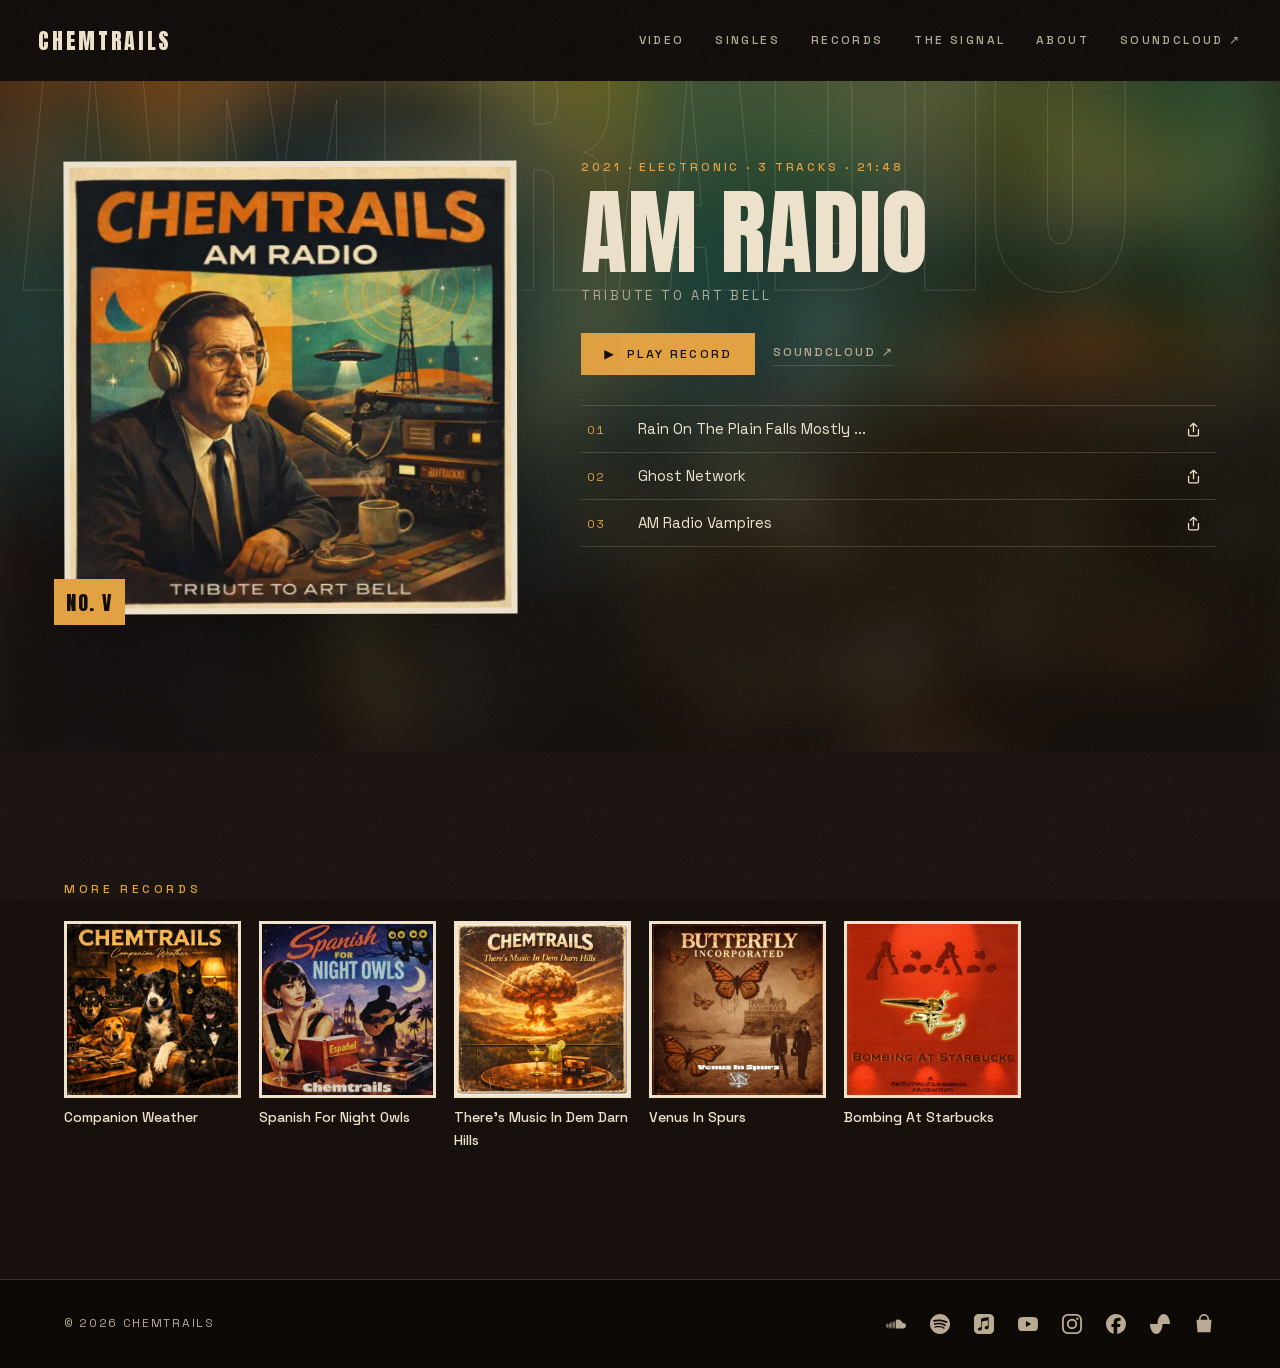
<file: records/am-radio/index.html>
<!DOCTYPE html>
<html lang="en">
<head>
  <meta charset="UTF-8">
  <meta name="viewport" content="width=device-width, initial-scale=1.0">
  <title>AM Radio — Chemtrails (3 tracks)</title>
  <meta name="description" content="AM Radio, 3 tracks by Chemtrails. Stream it on SoundCloud.">
  <link rel="canonical" href="https://www.chemtrails-music.com/records/am-radio/">
  <meta property="og:site_name" content="Chemtrails">
  <meta property="og:title" content="AM Radio — Chemtrails (3 tracks)">
  <meta property="og:description" content="AM Radio, 3 tracks by Chemtrails. Stream it on SoundCloud.">
  <meta property="og:image" content="https://www.chemtrails-music.com/assets/og-image.jpeg">
  <meta property="og:image:width" content="1200">
  <meta property="og:image:height" content="630">
  <meta property="og:url" content="https://www.chemtrails-music.com/records/am-radio/">
  <meta property="og:type" content="music.album">
  <meta property="og:locale" content="en_US">
  <meta name="twitter:card" content="summary_large_image">
  <meta name="twitter:title" content="AM Radio — Chemtrails (3 tracks)">
  <meta name="twitter:description" content="AM Radio, 3 tracks by Chemtrails. Stream it on SoundCloud.">
  <meta name="twitter:image" content="https://www.chemtrails-music.com/assets/og-image.jpeg">
  <meta name="theme-color" content="#0d0907">
  <script type="application/ld+json">{"@context":"https://schema.org","@graph":[{"@type":"MusicAlbum","name":"AM Radio","url":"https://www.chemtrails-music.com/records/am-radio/","image":"https://www.chemtrails-music.com/assets/records/am-radio.webp","byArtist":{"@type":"MusicGroup","@id":"https://www.chemtrails-music.com/#band","name":"Chemtrails","url":"https://www.chemtrails-music.com/"},"numTracks":3,"genre":"Electronic","datePublished":"2021","sameAs":"https://soundcloud.com/chemtrails/sets/am-radio","track":{"@type":"ItemList","itemListElement":[{"@type":"MusicRecording","position":1,"name":"Rain On The Plain Falls Mostly ...","url":"https://soundcloud.com/chemtrails/rain-on-the-plain-falls-mostly","byArtist":{"@type":"MusicGroup","@id":"https://www.chemtrails-music.com/#band","name":"Chemtrails","url":"https://www.chemtrails-music.com/"}},{"@type":"MusicRecording","position":2,"name":"Ghost Network","url":"https://soundcloud.com/chemtrails/ghost-network","byArtist":{"@type":"MusicGroup","@id":"https://www.chemtrails-music.com/#band","name":"Chemtrails","url":"https://www.chemtrails-music.com/"}},{"@type":"MusicRecording","position":3,"name":"AM Radio Vampires","url":"https://soundcloud.com/chemtrails/am-radio-vampires-1","byArtist":{"@type":"MusicGroup","@id":"https://www.chemtrails-music.com/#band","name":"Chemtrails","url":"https://www.chemtrails-music.com/"}}]}},{"@type":"BreadcrumbList","itemListElement":[{"@type":"ListItem","position":1,"name":"Chemtrails","item":"https://www.chemtrails-music.com/"},{"@type":"ListItem","position":2,"name":"AM Radio","item":"https://www.chemtrails-music.com/records/am-radio/"}]}]}</script>
  <script async src="https://www.googletagmanager.com/gtag/js?id=G-CT6DLJGNE0"></script>
  <script>window.dataLayer=window.dataLayer||[];function gtag(){dataLayer.push(arguments)}gtag('js',new Date());gtag('config','G-CT6DLJGNE0');</script>
  <link rel="icon" href="/assets/favicon.png" type="image/png">
  <link rel="apple-touch-icon" href="/assets/apple-touch-icon.png">
  <link rel="preload" href="/assets/fonts/anton-latin.woff2" as="font" type="font/woff2" crossorigin>
  <link rel="preload" href="/assets/fonts/space-grotesk-latin.woff2" as="font" type="font/woff2" crossorigin>
  <link rel="stylesheet" href="/style.css?v=3c34d88a">
</head>
<body>
  <div class="grain" aria-hidden="true"></div>
  <nav class="nav">
    <a href="/" class="nav-logo">CHEMTRAILS</a>
    <div class="nav-links">
      <a href="/#video">Video</a>
      <a href="/#singles">Singles</a>
      <a href="/#records">Records</a>
      <a href="/#signal">The Signal</a>
      <a href="/#about">About</a>
      <a href="https://soundcloud.com/chemtrails" target="_blank" rel="noopener">SoundCloud ↗</a>
    </div>
  </nav>

  <main class="record-page">
<article class="rec rec--page" id="am-radio" data-rec="am-radio" data-sc="https://soundcloud.com/chemtrails/sets/am-radio" data-title="AM Radio" data-art="/assets/records/am-radio-thumb.webp" style="--wash:#14585f">
  <div class="rec-bg" style="background-image:url(/assets/records/am-radio-wash.webp)" aria-hidden="true"></div>
  <div class="rec-ghost" aria-hidden="true">AM Radio</div>
  <div class="rec-inner">
    <div class="rec-poster">
      <img src="/assets/records/am-radio-thumb.webp" srcset="/assets/records/am-radio-thumb.webp 480w, /assets/records/am-radio.webp 1200w" sizes="(max-width: 900px) 80vw, 440px" width="480" height="480" alt="AM Radio album cover art by Chemtrails" fetchpriority="high" decoding="async">
      <span class="rec-no">No.&nbsp;V</span>
    </div>
    <div class="rec-body">
      <p class="rec-meta">2021 · Electronic · 3 tracks · 21:48</p>
      <h1 class="rec-title">AM Radio</h1>
      <p class="rec-by">Tribute to Art Bell</p>
      <div class="rec-notes"><p></p></div>
      <div class="rec-actions">
        <button type="button" class="btn btn-solid" data-play-rec>▶&nbsp;&nbsp;Play record</button>
        
        <a class="btn-link" href="https://soundcloud.com/chemtrails/sets/am-radio" target="_blank" rel="noopener" data-ev="soundcloud_click">SoundCloud ↗</a>
      </div>
      <ol class="tracks"><li><button type="button" data-i="0"><span class="n">01</span><span class="t">Rain On The Plain Falls Mostly ...</span><span class="d"></span></button><button type="button" class="share" data-share="https://soundcloud.com/chemtrails/rain-on-the-plain-falls-mostly" data-title="Rain On The Plain Falls Mostly ..." aria-label="Share Rain On The Plain Falls Mostly ..." title="Share"><svg viewBox="0 0 24 24" aria-hidden="true"><path d="M12 3v12M7.5 7.5 12 3l4.5 4.5M5 12v7a2 2 0 0 0 2 2h10a2 2 0 0 0 2-2v-7" fill="none" stroke="currentColor" stroke-width="1.8" stroke-linecap="round" stroke-linejoin="round"/></svg></button></li><li><button type="button" data-i="1"><span class="n">02</span><span class="t">Ghost Network</span><span class="d"></span></button><button type="button" class="share" data-share="https://soundcloud.com/chemtrails/ghost-network" data-title="Ghost Network" aria-label="Share Ghost Network" title="Share"><svg viewBox="0 0 24 24" aria-hidden="true"><path d="M12 3v12M7.5 7.5 12 3l4.5 4.5M5 12v7a2 2 0 0 0 2 2h10a2 2 0 0 0 2-2v-7" fill="none" stroke="currentColor" stroke-width="1.8" stroke-linecap="round" stroke-linejoin="round"/></svg></button></li><li><button type="button" data-i="2"><span class="n">03</span><span class="t">AM Radio Vampires</span><span class="d"></span></button><button type="button" class="share" data-share="https://soundcloud.com/chemtrails/am-radio-vampires-1" data-title="AM Radio Vampires" aria-label="Share AM Radio Vampires" title="Share"><svg viewBox="0 0 24 24" aria-hidden="true"><path d="M12 3v12M7.5 7.5 12 3l4.5 4.5M5 12v7a2 2 0 0 0 2 2h10a2 2 0 0 0 2-2v-7" fill="none" stroke="currentColor" stroke-width="1.8" stroke-linecap="round" stroke-linejoin="round"/></svg></button></li></ol>
    </div>
  </div>
</article>
    <section class="section more-records"><p class="kicker">More records</p><div class="more-grid"><a href="/records/companion-weather/"><img src="/assets/records/companion-weather-thumb.webp" alt="" width="480" height="480" loading="lazy" decoding="async"><span>Companion Weather</span></a><a href="/records/spanish-for-night-owls/"><img src="/assets/records/spanish-for-night-owls-thumb.webp" alt="" width="480" height="480" loading="lazy" decoding="async"><span>Spanish For Night Owls</span></a><a href="/records/theres-music-in-dem-darn-hills/"><img src="/assets/records/theres-music-in-dem-darn-hills-thumb.webp" alt="" width="480" height="480" loading="lazy" decoding="async"><span>There’s Music In Dem Darn Hills</span></a><a href="/records/venus-in-spurs/"><img src="/assets/records/venus-in-spurs-thumb.webp" alt="" width="480" height="480" loading="lazy" decoding="async"><span>Venus In Spurs</span></a><a href="/records/bombing-at-starbucks/"><img src="/assets/records/bombing-at-starbucks-thumb.webp" alt="" width="480" height="480" loading="lazy" decoding="async"><span>Bombing At Starbucks</span></a></div></section>
  </main>
  <footer class="footer">
    <span>© 2026 Chemtrails</span>
    <div class="footer-links">
      <a href="https://soundcloud.com/chemtrails" target="_blank" rel="noopener" aria-label="SoundCloud" title="SoundCloud"><svg viewBox="0 0 24 24" width="20" height="20" fill="currentColor" aria-hidden="true"><path d="M23.999 14.165c-.052 1.796-1.612 3.169-3.4 3.169h-8.18a.68.68 0 0 1-.675-.683V7.862a.747.747 0 0 1 .452-.724s.75-.513 2.333-.513a5.364 5.364 0 0 1 2.763.755 5.433 5.433 0 0 1 2.57 3.54c.282-.08.574-.121.868-.12.884 0 1.73.358 2.347.992s.948 1.49.922 2.373ZM10.721 8.421c.247 2.98.427 5.697 0 8.672a.264.264 0 0 1-.53 0c-.395-2.946-.22-5.718 0-8.672a.264.264 0 0 1 .53 0ZM9.072 9.448c.285 2.659.37 4.986-.006 7.655a.277.277 0 0 1-.55 0c-.331-2.63-.256-5.02 0-7.655a.277.277 0 0 1 .556 0Zm-1.663-.257c.27 2.726.39 5.171 0 7.904a.266.266 0 0 1-.532 0c-.38-2.69-.257-5.21 0-7.904a.266.266 0 0 1 .532 0Zm-1.647.77a26.108 26.108 0 0 1-.008 7.147.272.272 0 0 1-.542 0 27.955 27.955 0 0 1 0-7.147.275.275 0 0 1 .55 0Zm-1.67 1.769c.421 1.865.228 3.5-.029 5.388a.257.257 0 0 1-.514 0c-.21-1.858-.398-3.549 0-5.389a.272.272 0 0 1 .543 0Zm-1.655-.273c.388 1.897.26 3.508-.01 5.412-.026.28-.514.283-.54 0-.244-1.878-.347-3.54-.01-5.412a.283.283 0 0 1 .56 0Zm-1.668.911c.4 1.268.257 2.292-.026 3.572a.257.257 0 0 1-.514 0c-.241-1.262-.354-2.312-.023-3.572a.283.283 0 0 1 .563 0Z"/></svg></a>
      <a href="https://open.spotify.com/artist/64kqKKXxzd2POSCzFz4utw" target="_blank" rel="noopener" aria-label="Spotify" title="Spotify"><svg viewBox="0 0 24 24" width="20" height="20" fill="currentColor" aria-hidden="true"><path d="M12 0C5.4 0 0 5.4 0 12s5.4 12 12 12 12-5.4 12-12S18.66 0 12 0zm5.521 17.34c-.24.359-.66.48-1.021.24-2.82-1.74-6.36-2.101-10.561-1.141-.418.122-.779-.179-.899-.539-.12-.421.18-.78.54-.9 4.56-1.021 8.52-.6 11.64 1.32.42.18.479.659.301 1.02zm1.44-3.3c-.301.42-.841.6-1.262.3-3.239-1.98-8.159-2.58-11.939-1.38-.479.12-1.02-.12-1.14-.6-.12-.48.12-1.021.6-1.141C9.6 9.9 15 10.561 18.72 12.84c.361.181.54.78.241 1.2zm.12-3.36C15.24 8.4 8.82 8.16 5.16 9.301c-.6.179-1.2-.181-1.38-.721-.18-.601.18-1.2.72-1.381 4.26-1.26 11.28-1.02 15.721 1.621.539.3.719 1.02.419 1.56-.299.421-1.02.599-1.559.3z"/></svg></a>
      <a href="https://music.apple.com/us/artist/chemtrails/404715979" target="_blank" rel="noopener" aria-label="Apple Music" title="Apple Music"><svg viewBox="0 0 24 24" width="20" height="20" fill="currentColor" aria-hidden="true"><path d="M23.994 6.124a9.23 9.23 0 00-.24-2.19c-.317-1.31-1.062-2.31-2.18-3.043a5.022 5.022 0 00-1.877-.726 10.496 10.496 0 00-1.564-.15c-.04-.003-.083-.01-.124-.013H5.986c-.152.01-.303.017-.455.026-.747.043-1.49.123-2.193.4-1.336.53-2.3 1.452-2.865 2.78-.192.448-.292.925-.363 1.408-.056.392-.088.785-.1 1.18 0 .032-.007.062-.01.093v12.223c.01.14.017.283.027.424.05.815.154 1.624.497 2.373.65 1.42 1.738 2.353 3.234 2.801.42.127.856.187 1.293.228.555.053 1.11.06 1.667.06h11.03a12.5 12.5 0 001.57-.1c.822-.106 1.596-.35 2.295-.81a5.046 5.046 0 001.88-2.207c.186-.42.293-.87.37-1.324.113-.675.138-1.358.137-2.04-.002-3.8 0-7.595-.003-11.393zm-6.423 3.99v5.712c0 .417-.058.827-.244 1.206-.29.59-.76.962-1.388 1.14-.35.1-.706.157-1.07.173-.95.045-1.773-.6-1.943-1.536a1.88 1.88 0 011.038-2.022c.323-.16.67-.25 1.018-.324.378-.082.758-.153 1.134-.24.274-.063.457-.23.51-.516a.904.904 0 00.02-.193c0-1.815 0-3.63-.002-5.443a.725.725 0 00-.026-.185c-.04-.15-.15-.243-.304-.234-.16.01-.318.035-.475.066-.76.15-1.52.303-2.28.456l-2.325.47-1.374.278c-.016.003-.032.01-.048.013-.277.077-.377.203-.39.49-.002.042 0 .086 0 .13-.002 2.602 0 5.204-.003 7.805 0 .42-.047.836-.215 1.227-.278.64-.77 1.04-1.434 1.233-.35.1-.71.16-1.075.172-.96.036-1.755-.6-1.92-1.544-.14-.812.23-1.685 1.154-2.075.357-.15.73-.232 1.108-.31.287-.06.575-.116.86-.177.383-.083.583-.323.6-.714v-.15c0-2.96 0-5.922.002-8.882 0-.123.013-.25.042-.37.07-.285.273-.448.546-.518.255-.066.515-.112.774-.165.733-.15 1.466-.296 2.2-.444l2.27-.46c.67-.134 1.34-.27 2.01-.403.22-.043.442-.088.663-.106.31-.025.523.17.554.482.008.073.012.148.012.223.002 1.91.002 3.822 0 5.732z"/></svg></a>
      <a href="https://www.youtube.com/channel/UCBp1ER64T6_AvGpECk63Z6g" target="_blank" rel="noopener" aria-label="YouTube" title="YouTube" data-ev="youtube_click"><svg viewBox="0 0 24 24" width="20" height="20" fill="currentColor" aria-hidden="true"><path d="M23.498 6.186a3.016 3.016 0 0 0-2.122-2.136C19.505 3.545 12 3.545 12 3.545s-7.505 0-9.377.505A3.017 3.017 0 0 0 .502 6.186C0 8.07 0 12 0 12s0 3.93.502 5.814a3.016 3.016 0 0 0 2.122 2.136c1.871.505 9.376.505 9.376.505s7.505 0 9.377-.505a3.015 3.015 0 0 0 2.122-2.136C24 15.93 24 12 24 12s0-3.93-.502-5.814zM9.545 15.568V8.432L15.818 12l-6.273 3.568z"/></svg></a>
      <a href="https://www.instagram.com/chemtrails.band" target="_blank" rel="noopener" aria-label="Instagram" title="Instagram"><svg viewBox="0 0 24 24" width="20" height="20" fill="currentColor" aria-hidden="true"><path d="M7.0301.084c-1.2768.0602-2.1487.264-2.911.5634-.7888.3075-1.4575.72-2.1228 1.3877-.6652.6677-1.075 1.3368-1.3802 2.127-.2954.7638-.4956 1.6365-.552 2.914-.0564 1.2775-.0689 1.6882-.0626 4.947.0062 3.2586.0206 3.6671.0825 4.9473.061 1.2765.264 2.1482.5635 2.9107.308.7889.72 1.4573 1.388 2.1228.6679.6655 1.3365 1.0743 2.1285 1.38.7632.295 1.6361.4961 2.9134.552 1.2773.056 1.6884.069 4.9462.0627 3.2578-.0062 3.668-.0207 4.9478-.0814 1.28-.0607 2.147-.2652 2.9098-.5633.7889-.3086 1.4578-.72 2.1228-1.3881.665-.6682 1.0745-1.3378 1.3795-2.1284.2957-.7632.4966-1.636.552-2.9124.056-1.2809.0692-1.6898.063-4.948-.0063-3.2583-.021-3.6668-.0817-4.9465-.0607-1.2797-.264-2.1487-.5633-2.9117-.3084-.7889-.72-1.4568-1.3876-2.1228C21.2982 1.33 20.628.9208 19.8378.6165 19.074.321 18.2017.1197 16.9244.0645 15.6471.0093 15.236-.005 11.977.0014 8.718.0076 8.31.0215 7.0301.0839m.1402 21.6932c-1.17-.0509-1.8053-.2453-2.2287-.408-.5606-.216-.96-.4771-1.3819-.895-.422-.4178-.6811-.8186-.9-1.378-.1644-.4234-.3624-1.058-.4171-2.228-.0595-1.2645-.072-1.6442-.079-4.848-.007-3.2037.0053-3.583.0607-4.848.05-1.169.2456-1.805.408-2.2282.216-.5613.4762-.96.895-1.3816.4188-.4217.8184-.6814 1.3783-.9003.423-.1651 1.0575-.3614 2.227-.4171 1.2655-.06 1.6447-.072 4.848-.079 3.2033-.007 3.5835.005 4.8495.0608 1.169.0508 1.8053.2445 2.228.408.5608.216.96.4754 1.3816.895.4217.4194.6816.8176.9005 1.3787.1653.4217.3617 1.056.4169 2.2263.0602 1.2655.0739 1.645.0796 4.848.0058 3.203-.0055 3.5834-.061 4.848-.051 1.17-.245 1.8055-.408 2.2294-.216.5604-.4763.96-.8954 1.3814-.419.4215-.8181.6811-1.3783.9-.4224.1649-1.0577.3617-2.2262.4174-1.2656.0595-1.6448.072-4.8493.079-3.2045.007-3.5825-.006-4.848-.0608M16.953 5.5864A1.44 1.44 0 1 0 18.39 4.144a1.44 1.44 0 0 0-1.437 1.4424M5.8385 12.012c.0067 3.4032 2.7706 6.1557 6.173 6.1493 3.4026-.0065 6.157-2.7701 6.1506-6.1733-.0065-3.4032-2.771-6.1565-6.174-6.1498-3.403.0067-6.156 2.771-6.1496 6.1738M8 12.0077a4 4 0 1 1 4.008 3.9921A3.9996 3.9996 0 0 1 8 12.0077"/></svg></a>
      <a href="https://www.facebook.com/ChemtrailsMusic" target="_blank" rel="noopener" aria-label="Facebook" title="Facebook"><svg viewBox="0 0 24 24" width="20" height="20" fill="currentColor" aria-hidden="true"><path d="M9.101 23.691v-7.98H6.627v-3.667h2.474v-1.58c0-4.085 1.848-5.978 5.858-5.978.401 0 .955.042 1.468.103a8.68 8.68 0 0 1 1.141.195v3.325a8.623 8.623 0 0 0-.653-.036 26.805 26.805 0 0 0-.733-.009c-.707 0-1.259.096-1.675.309a1.686 1.686 0 0 0-.679.622c-.258.42-.374.995-.374 1.752v1.297h3.919l-.386 2.103-.287 1.564h-3.246v8.245C19.396 23.238 24 18.179 24 12.044c0-6.627-5.373-12-12-12s-12 5.373-12 12c0 5.628 3.874 10.35 9.101 11.647Z"/></svg></a>
      <a href="https://suno.com/@gamecat2300" target="_blank" rel="noopener" aria-label="Suno" title="Suno"><svg viewBox="0 0 24 24" width="20" height="20" fill="currentColor" aria-hidden="true"><path d="M16.5 0C20.642 0 24 5.373 24 12h-9c0 6.627-3.358 12-7.5 12C3.358 24 0 18.627 0 12h9c0-6.627 3.358-12 7.5-12Z"/></svg></a>
      <a href="https://chemtrails-music.myspreadshop.com/?utm_source=chemtrails-music.com&utm_medium=footer&utm_campaign=merch" target="_blank" rel="noopener" aria-label="Shop" title="Shop"><svg viewBox="0 0 24 24" width="20" height="20" fill="currentColor" aria-hidden="true"><path d="M6 7V6a6 6 0 0 1 12 0v1h3l-1.2 15H4.2L3 7h3zm2 0h8V6a4 4 0 0 0-8 0v1z"/></svg></a>
    </div>
  </footer>
  <div class="player" id="player" hidden>
    <img class="player-art" id="p-art" src="[data-uri]" alt="" width="52" height="52">
    <div class="player-meta"><span class="player-title" id="p-title"></span><span class="player-rec" id="p-rec"></span></div>
    <div class="player-controls">
      <button type="button" id="p-prev" aria-label="Previous track">⏮</button>
      <button type="button" id="p-play" class="player-play" aria-label="Play or pause">▶</button>
      <button type="button" id="p-next" aria-label="Next track">⏭</button>
      <button type="button" id="p-share" class="share" aria-label="Share this track" title="Share"><svg viewBox="0 0 24 24" aria-hidden="true"><path d="M12 3v12M7.5 7.5 12 3l4.5 4.5M5 12v7a2 2 0 0 0 2 2h10a2 2 0 0 0 2-2v-7" fill="none" stroke="currentColor" stroke-width="1.8" stroke-linecap="round" stroke-linejoin="round"/></svg></button>
    </div>
    <div class="player-progress">
      <span class="time" id="p-now">0:00</span>
      <div class="rail" id="p-rail"><div class="rail-fill" id="p-fill"></div></div>
      <span class="time" id="p-total">–:––</span>
    </div>
    <a class="player-sc" id="p-sc" href="https://soundcloud.com/chemtrails" target="_blank" rel="noopener">SoundCloud ↗</a>
  </div>
  <div id="sc-host" aria-hidden="true"></div>
  <div id="share-live" class="sr-only" role="status" aria-live="polite"></div>
  <script src="/site.js?v=5c0054ae" defer></script>
</body>
</html>
</file>
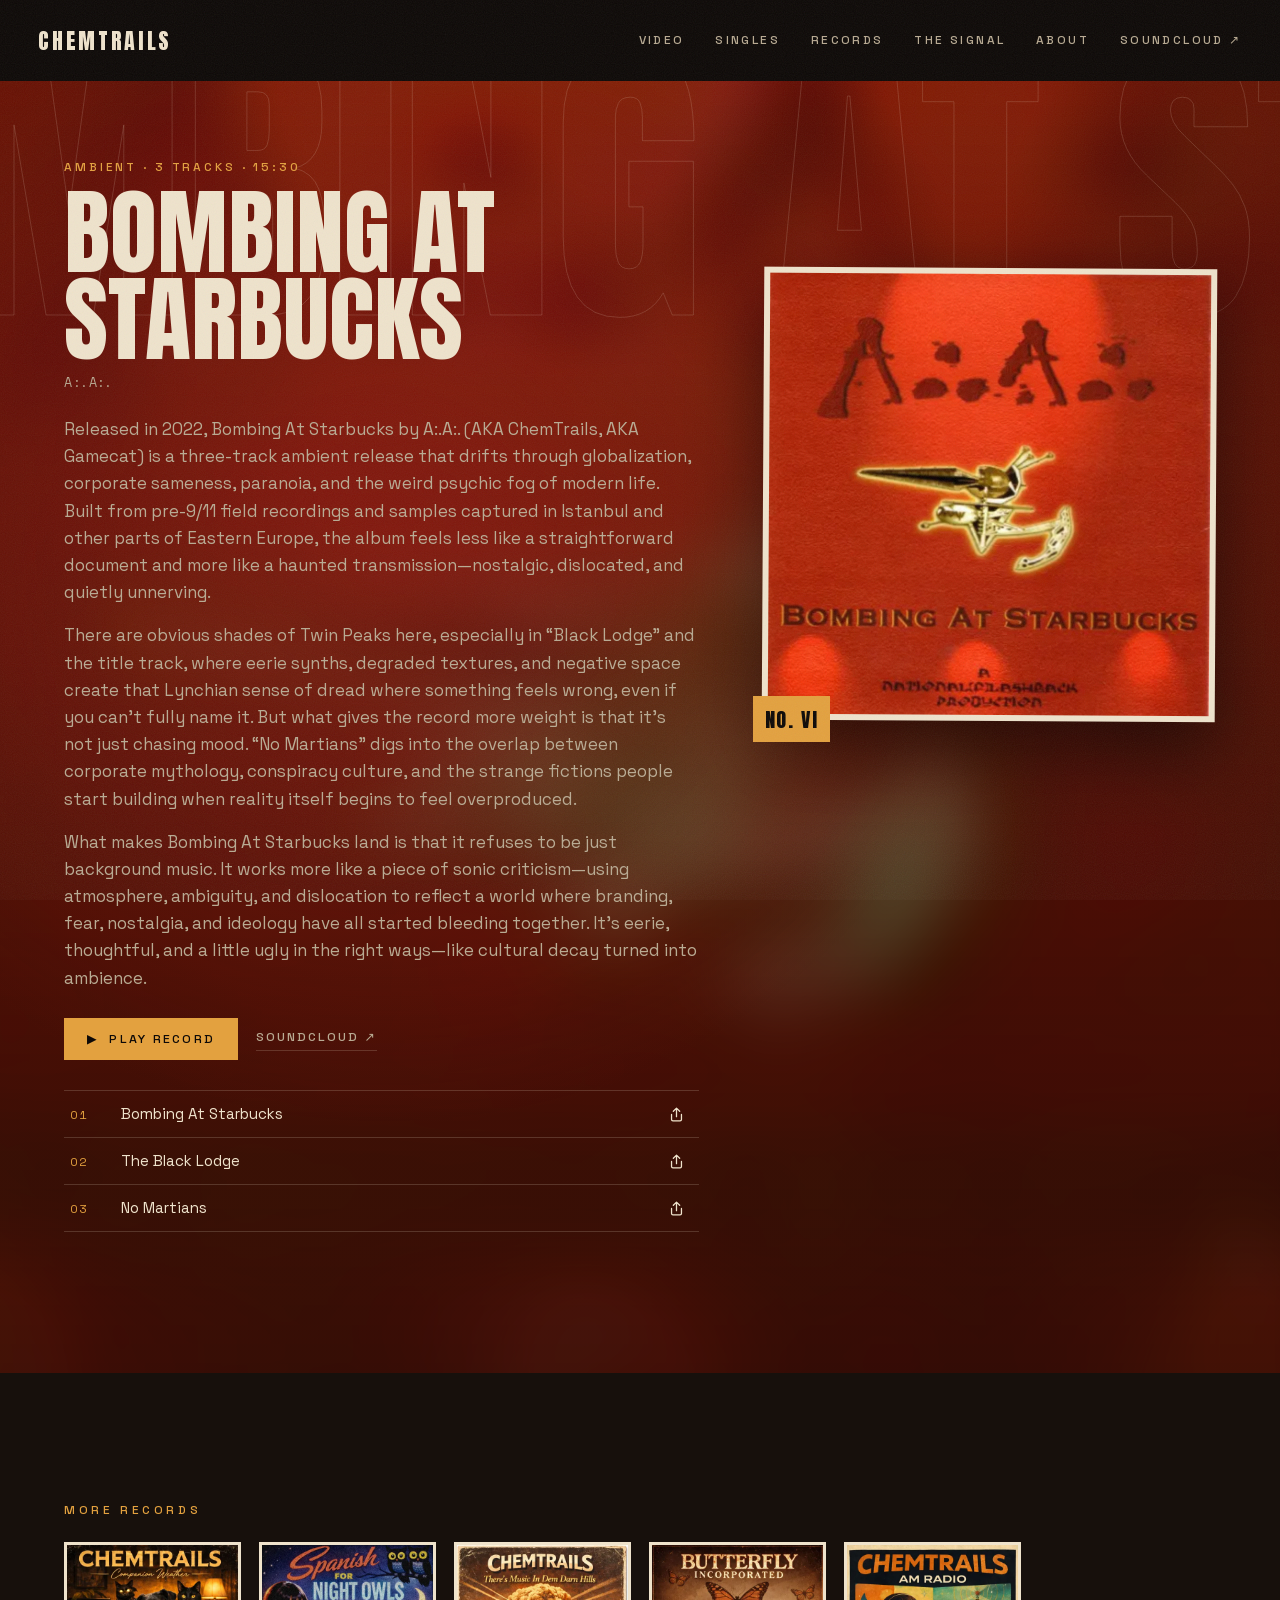
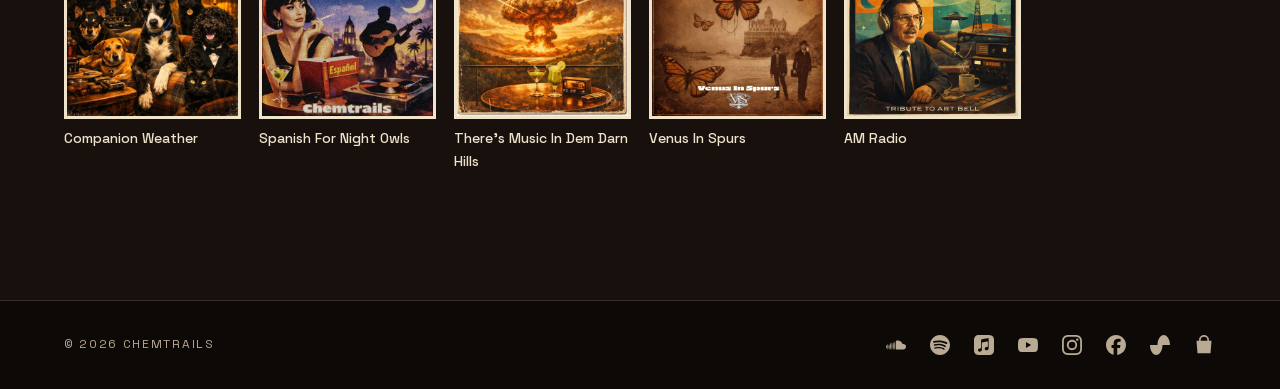
<file: records/bombing-at-starbucks/index.html>
<!DOCTYPE html>
<html lang="en">
<head>
  <meta charset="UTF-8">
  <meta name="viewport" content="width=device-width, initial-scale=1.0">
  <title>Bombing At Starbucks — Chemtrails (3 tracks)</title>
  <meta name="description" content="Released in 2022, Bombing At Starbucks by A:.A:. (AKA ChemTrails, AKA Gamecat) is a three-track ambient release that drifts through globalization, corporate s">
  <link rel="canonical" href="https://www.chemtrails-music.com/records/bombing-at-starbucks/">
  <meta property="og:site_name" content="Chemtrails">
  <meta property="og:title" content="Bombing At Starbucks — Chemtrails (3 tracks)">
  <meta property="og:description" content="Released in 2022, Bombing At Starbucks by A:.A:. (AKA ChemTrails, AKA Gamecat) is a three-track ambient release that drifts through globalization, corporate s">
  <meta property="og:image" content="https://www.chemtrails-music.com/assets/og-image.jpeg">
  <meta property="og:image:width" content="1200">
  <meta property="og:image:height" content="630">
  <meta property="og:url" content="https://www.chemtrails-music.com/records/bombing-at-starbucks/">
  <meta property="og:type" content="music.album">
  <meta property="og:locale" content="en_US">
  <meta name="twitter:card" content="summary_large_image">
  <meta name="twitter:title" content="Bombing At Starbucks — Chemtrails (3 tracks)">
  <meta name="twitter:description" content="Released in 2022, Bombing At Starbucks by A:.A:. (AKA ChemTrails, AKA Gamecat) is a three-track ambient release that drifts through globalization, corporate s">
  <meta name="twitter:image" content="https://www.chemtrails-music.com/assets/og-image.jpeg">
  <meta name="theme-color" content="#0d0907">
  <script type="application/ld+json">{"@context":"https://schema.org","@graph":[{"@type":"MusicAlbum","name":"Bombing At Starbucks","url":"https://www.chemtrails-music.com/records/bombing-at-starbucks/","image":"https://www.chemtrails-music.com/assets/records/bombing-at-starbucks.webp","byArtist":{"@type":"MusicGroup","@id":"https://www.chemtrails-music.com/#band","name":"Chemtrails","url":"https://www.chemtrails-music.com/"},"numTracks":3,"genre":"Ambient","sameAs":"https://soundcloud.com/chemtrails/sets/bombing-at-starbucks","track":{"@type":"ItemList","itemListElement":[{"@type":"MusicRecording","position":1,"name":"Bombing At Starbucks","url":"https://soundcloud.com/chemtrails/bombing-at-starbucks","byArtist":{"@type":"MusicGroup","@id":"https://www.chemtrails-music.com/#band","name":"Chemtrails","url":"https://www.chemtrails-music.com/"}},{"@type":"MusicRecording","position":2,"name":"The Black Lodge","url":"https://soundcloud.com/chemtrails/black-lodge","byArtist":{"@type":"MusicGroup","@id":"https://www.chemtrails-music.com/#band","name":"Chemtrails","url":"https://www.chemtrails-music.com/"}},{"@type":"MusicRecording","position":3,"name":"No Martians","url":"https://soundcloud.com/chemtrails/no-martians","byArtist":{"@type":"MusicGroup","@id":"https://www.chemtrails-music.com/#band","name":"Chemtrails","url":"https://www.chemtrails-music.com/"}}]}},{"@type":"BreadcrumbList","itemListElement":[{"@type":"ListItem","position":1,"name":"Chemtrails","item":"https://www.chemtrails-music.com/"},{"@type":"ListItem","position":2,"name":"Bombing At Starbucks","item":"https://www.chemtrails-music.com/records/bombing-at-starbucks/"}]}]}</script>
  <script async src="https://www.googletagmanager.com/gtag/js?id=G-CT6DLJGNE0"></script>
  <script>window.dataLayer=window.dataLayer||[];function gtag(){dataLayer.push(arguments)}gtag('js',new Date());gtag('config','G-CT6DLJGNE0');</script>
  <link rel="icon" href="/assets/favicon.png" type="image/png">
  <link rel="apple-touch-icon" href="/assets/apple-touch-icon.png">
  <link rel="preload" href="/assets/fonts/anton-latin.woff2" as="font" type="font/woff2" crossorigin>
  <link rel="preload" href="/assets/fonts/space-grotesk-latin.woff2" as="font" type="font/woff2" crossorigin>
  <link rel="stylesheet" href="/style.css?v=3c34d88a">
</head>
<body>
  <div class="grain" aria-hidden="true"></div>
  <nav class="nav">
    <a href="/" class="nav-logo">CHEMTRAILS</a>
    <div class="nav-links">
      <a href="/#video">Video</a>
      <a href="/#singles">Singles</a>
      <a href="/#records">Records</a>
      <a href="/#signal">The Signal</a>
      <a href="/#about">About</a>
      <a href="https://soundcloud.com/chemtrails" target="_blank" rel="noopener">SoundCloud ↗</a>
    </div>
  </nav>

  <main class="record-page">
<article class="rec rec--flip rec--page" id="bombing-at-starbucks" data-rec="bombing-at-starbucks" data-sc="https://soundcloud.com/chemtrails/sets/bombing-at-starbucks" data-title="Bombing At Starbucks" data-art="/assets/records/bombing-at-starbucks-thumb.webp" style="--wash:#8c1812">
  <div class="rec-bg" style="background-image:url(/assets/records/bombing-at-starbucks-wash.webp)" aria-hidden="true"></div>
  <div class="rec-ghost" aria-hidden="true">Bombing At Starbucks</div>
  <div class="rec-inner">
    <div class="rec-poster">
      <img src="/assets/records/bombing-at-starbucks-thumb.webp" srcset="/assets/records/bombing-at-starbucks-thumb.webp 480w, /assets/records/bombing-at-starbucks.webp 1200w" sizes="(max-width: 900px) 80vw, 440px" width="480" height="480" alt="Bombing At Starbucks album cover art by Chemtrails" fetchpriority="high" decoding="async">
      <span class="rec-no">No.&nbsp;VI</span>
    </div>
    <div class="rec-body">
      <p class="rec-meta">Ambient · 3 tracks · 15:30</p>
      <h1 class="rec-title">Bombing At Starbucks</h1>
      <p class="rec-by">A:.A:.</p>
      <div class="rec-notes"><p>Released in 2022, Bombing At Starbucks by A:.A:. (AKA ChemTrails, AKA Gamecat) is a three-track ambient release that drifts through globalization, corporate sameness, paranoia, and the weird psychic fog of modern life. Built from pre-9/11 field recordings and samples captured in Istanbul and other parts of Eastern Europe, the album feels less like a straightforward document and more like a haunted transmission—nostalgic, dislocated, and quietly unnerving.</p><p>There are obvious shades of Twin Peaks here, especially in “Black Lodge” and the title track, where eerie synths, degraded textures, and negative space create that Lynchian sense of dread where something feels wrong, even if you can’t fully name it. But what gives the record more weight is that it’s not just chasing mood. “No Martians” digs into the overlap between corporate mythology, conspiracy culture, and the strange fictions people start building when reality itself begins to feel overproduced.</p><p>What makes Bombing At Starbucks land is that it refuses to be just background music. It works more like a piece of sonic criticism—using atmosphere, ambiguity, and dislocation to reflect a world where branding, fear, nostalgia, and ideology have all started bleeding together. It’s eerie, thoughtful, and a little ugly in the right ways—like cultural decay turned into ambience.</p></div>
      <div class="rec-actions">
        <button type="button" class="btn btn-solid" data-play-rec>▶&nbsp;&nbsp;Play record</button>
        
        <a class="btn-link" href="https://soundcloud.com/chemtrails/sets/bombing-at-starbucks" target="_blank" rel="noopener" data-ev="soundcloud_click">SoundCloud ↗</a>
      </div>
      <ol class="tracks"><li><button type="button" data-i="0"><span class="n">01</span><span class="t">Bombing At Starbucks</span><span class="d"></span></button><button type="button" class="share" data-share="https://soundcloud.com/chemtrails/bombing-at-starbucks" data-title="Bombing At Starbucks" aria-label="Share Bombing At Starbucks" title="Share"><svg viewBox="0 0 24 24" aria-hidden="true"><path d="M12 3v12M7.5 7.5 12 3l4.5 4.5M5 12v7a2 2 0 0 0 2 2h10a2 2 0 0 0 2-2v-7" fill="none" stroke="currentColor" stroke-width="1.8" stroke-linecap="round" stroke-linejoin="round"/></svg></button></li><li><button type="button" data-i="1"><span class="n">02</span><span class="t">The Black Lodge</span><span class="d"></span></button><button type="button" class="share" data-share="https://soundcloud.com/chemtrails/black-lodge" data-title="The Black Lodge" aria-label="Share The Black Lodge" title="Share"><svg viewBox="0 0 24 24" aria-hidden="true"><path d="M12 3v12M7.5 7.5 12 3l4.5 4.5M5 12v7a2 2 0 0 0 2 2h10a2 2 0 0 0 2-2v-7" fill="none" stroke="currentColor" stroke-width="1.8" stroke-linecap="round" stroke-linejoin="round"/></svg></button></li><li><button type="button" data-i="2"><span class="n">03</span><span class="t">No Martians</span><span class="d"></span></button><button type="button" class="share" data-share="https://soundcloud.com/chemtrails/no-martians" data-title="No Martians" aria-label="Share No Martians" title="Share"><svg viewBox="0 0 24 24" aria-hidden="true"><path d="M12 3v12M7.5 7.5 12 3l4.5 4.5M5 12v7a2 2 0 0 0 2 2h10a2 2 0 0 0 2-2v-7" fill="none" stroke="currentColor" stroke-width="1.8" stroke-linecap="round" stroke-linejoin="round"/></svg></button></li></ol>
    </div>
  </div>
</article>
    <section class="section more-records"><p class="kicker">More records</p><div class="more-grid"><a href="/records/companion-weather/"><img src="/assets/records/companion-weather-thumb.webp" alt="" width="480" height="480" loading="lazy" decoding="async"><span>Companion Weather</span></a><a href="/records/spanish-for-night-owls/"><img src="/assets/records/spanish-for-night-owls-thumb.webp" alt="" width="480" height="480" loading="lazy" decoding="async"><span>Spanish For Night Owls</span></a><a href="/records/theres-music-in-dem-darn-hills/"><img src="/assets/records/theres-music-in-dem-darn-hills-thumb.webp" alt="" width="480" height="480" loading="lazy" decoding="async"><span>There’s Music In Dem Darn Hills</span></a><a href="/records/venus-in-spurs/"><img src="/assets/records/venus-in-spurs-thumb.webp" alt="" width="480" height="480" loading="lazy" decoding="async"><span>Venus In Spurs</span></a><a href="/records/am-radio/"><img src="/assets/records/am-radio-thumb.webp" alt="" width="480" height="480" loading="lazy" decoding="async"><span>AM Radio</span></a></div></section>
  </main>
  <footer class="footer">
    <span>© 2026 Chemtrails</span>
    <div class="footer-links">
      <a href="https://soundcloud.com/chemtrails" target="_blank" rel="noopener" aria-label="SoundCloud" title="SoundCloud"><svg viewBox="0 0 24 24" width="20" height="20" fill="currentColor" aria-hidden="true"><path d="M23.999 14.165c-.052 1.796-1.612 3.169-3.4 3.169h-8.18a.68.68 0 0 1-.675-.683V7.862a.747.747 0 0 1 .452-.724s.75-.513 2.333-.513a5.364 5.364 0 0 1 2.763.755 5.433 5.433 0 0 1 2.57 3.54c.282-.08.574-.121.868-.12.884 0 1.73.358 2.347.992s.948 1.49.922 2.373ZM10.721 8.421c.247 2.98.427 5.697 0 8.672a.264.264 0 0 1-.53 0c-.395-2.946-.22-5.718 0-8.672a.264.264 0 0 1 .53 0ZM9.072 9.448c.285 2.659.37 4.986-.006 7.655a.277.277 0 0 1-.55 0c-.331-2.63-.256-5.02 0-7.655a.277.277 0 0 1 .556 0Zm-1.663-.257c.27 2.726.39 5.171 0 7.904a.266.266 0 0 1-.532 0c-.38-2.69-.257-5.21 0-7.904a.266.266 0 0 1 .532 0Zm-1.647.77a26.108 26.108 0 0 1-.008 7.147.272.272 0 0 1-.542 0 27.955 27.955 0 0 1 0-7.147.275.275 0 0 1 .55 0Zm-1.67 1.769c.421 1.865.228 3.5-.029 5.388a.257.257 0 0 1-.514 0c-.21-1.858-.398-3.549 0-5.389a.272.272 0 0 1 .543 0Zm-1.655-.273c.388 1.897.26 3.508-.01 5.412-.026.28-.514.283-.54 0-.244-1.878-.347-3.54-.01-5.412a.283.283 0 0 1 .56 0Zm-1.668.911c.4 1.268.257 2.292-.026 3.572a.257.257 0 0 1-.514 0c-.241-1.262-.354-2.312-.023-3.572a.283.283 0 0 1 .563 0Z"/></svg></a>
      <a href="https://open.spotify.com/artist/64kqKKXxzd2POSCzFz4utw" target="_blank" rel="noopener" aria-label="Spotify" title="Spotify"><svg viewBox="0 0 24 24" width="20" height="20" fill="currentColor" aria-hidden="true"><path d="M12 0C5.4 0 0 5.4 0 12s5.4 12 12 12 12-5.4 12-12S18.66 0 12 0zm5.521 17.34c-.24.359-.66.48-1.021.24-2.82-1.74-6.36-2.101-10.561-1.141-.418.122-.779-.179-.899-.539-.12-.421.18-.78.54-.9 4.56-1.021 8.52-.6 11.64 1.32.42.18.479.659.301 1.02zm1.44-3.3c-.301.42-.841.6-1.262.3-3.239-1.98-8.159-2.58-11.939-1.38-.479.12-1.02-.12-1.14-.6-.12-.48.12-1.021.6-1.141C9.6 9.9 15 10.561 18.72 12.84c.361.181.54.78.241 1.2zm.12-3.36C15.24 8.4 8.82 8.16 5.16 9.301c-.6.179-1.2-.181-1.38-.721-.18-.601.18-1.2.72-1.381 4.26-1.26 11.28-1.02 15.721 1.621.539.3.719 1.02.419 1.56-.299.421-1.02.599-1.559.3z"/></svg></a>
      <a href="https://music.apple.com/us/artist/chemtrails/404715979" target="_blank" rel="noopener" aria-label="Apple Music" title="Apple Music"><svg viewBox="0 0 24 24" width="20" height="20" fill="currentColor" aria-hidden="true"><path d="M23.994 6.124a9.23 9.23 0 00-.24-2.19c-.317-1.31-1.062-2.31-2.18-3.043a5.022 5.022 0 00-1.877-.726 10.496 10.496 0 00-1.564-.15c-.04-.003-.083-.01-.124-.013H5.986c-.152.01-.303.017-.455.026-.747.043-1.49.123-2.193.4-1.336.53-2.3 1.452-2.865 2.78-.192.448-.292.925-.363 1.408-.056.392-.088.785-.1 1.18 0 .032-.007.062-.01.093v12.223c.01.14.017.283.027.424.05.815.154 1.624.497 2.373.65 1.42 1.738 2.353 3.234 2.801.42.127.856.187 1.293.228.555.053 1.11.06 1.667.06h11.03a12.5 12.5 0 001.57-.1c.822-.106 1.596-.35 2.295-.81a5.046 5.046 0 001.88-2.207c.186-.42.293-.87.37-1.324.113-.675.138-1.358.137-2.04-.002-3.8 0-7.595-.003-11.393zm-6.423 3.99v5.712c0 .417-.058.827-.244 1.206-.29.59-.76.962-1.388 1.14-.35.1-.706.157-1.07.173-.95.045-1.773-.6-1.943-1.536a1.88 1.88 0 011.038-2.022c.323-.16.67-.25 1.018-.324.378-.082.758-.153 1.134-.24.274-.063.457-.23.51-.516a.904.904 0 00.02-.193c0-1.815 0-3.63-.002-5.443a.725.725 0 00-.026-.185c-.04-.15-.15-.243-.304-.234-.16.01-.318.035-.475.066-.76.15-1.52.303-2.28.456l-2.325.47-1.374.278c-.016.003-.032.01-.048.013-.277.077-.377.203-.39.49-.002.042 0 .086 0 .13-.002 2.602 0 5.204-.003 7.805 0 .42-.047.836-.215 1.227-.278.64-.77 1.04-1.434 1.233-.35.1-.71.16-1.075.172-.96.036-1.755-.6-1.92-1.544-.14-.812.23-1.685 1.154-2.075.357-.15.73-.232 1.108-.31.287-.06.575-.116.86-.177.383-.083.583-.323.6-.714v-.15c0-2.96 0-5.922.002-8.882 0-.123.013-.25.042-.37.07-.285.273-.448.546-.518.255-.066.515-.112.774-.165.733-.15 1.466-.296 2.2-.444l2.27-.46c.67-.134 1.34-.27 2.01-.403.22-.043.442-.088.663-.106.31-.025.523.17.554.482.008.073.012.148.012.223.002 1.91.002 3.822 0 5.732z"/></svg></a>
      <a href="https://www.youtube.com/channel/UCBp1ER64T6_AvGpECk63Z6g" target="_blank" rel="noopener" aria-label="YouTube" title="YouTube" data-ev="youtube_click"><svg viewBox="0 0 24 24" width="20" height="20" fill="currentColor" aria-hidden="true"><path d="M23.498 6.186a3.016 3.016 0 0 0-2.122-2.136C19.505 3.545 12 3.545 12 3.545s-7.505 0-9.377.505A3.017 3.017 0 0 0 .502 6.186C0 8.07 0 12 0 12s0 3.93.502 5.814a3.016 3.016 0 0 0 2.122 2.136c1.871.505 9.376.505 9.376.505s7.505 0 9.377-.505a3.015 3.015 0 0 0 2.122-2.136C24 15.93 24 12 24 12s0-3.93-.502-5.814zM9.545 15.568V8.432L15.818 12l-6.273 3.568z"/></svg></a>
      <a href="https://www.instagram.com/chemtrails.band" target="_blank" rel="noopener" aria-label="Instagram" title="Instagram"><svg viewBox="0 0 24 24" width="20" height="20" fill="currentColor" aria-hidden="true"><path d="M7.0301.084c-1.2768.0602-2.1487.264-2.911.5634-.7888.3075-1.4575.72-2.1228 1.3877-.6652.6677-1.075 1.3368-1.3802 2.127-.2954.7638-.4956 1.6365-.552 2.914-.0564 1.2775-.0689 1.6882-.0626 4.947.0062 3.2586.0206 3.6671.0825 4.9473.061 1.2765.264 2.1482.5635 2.9107.308.7889.72 1.4573 1.388 2.1228.6679.6655 1.3365 1.0743 2.1285 1.38.7632.295 1.6361.4961 2.9134.552 1.2773.056 1.6884.069 4.9462.0627 3.2578-.0062 3.668-.0207 4.9478-.0814 1.28-.0607 2.147-.2652 2.9098-.5633.7889-.3086 1.4578-.72 2.1228-1.3881.665-.6682 1.0745-1.3378 1.3795-2.1284.2957-.7632.4966-1.636.552-2.9124.056-1.2809.0692-1.6898.063-4.948-.0063-3.2583-.021-3.6668-.0817-4.9465-.0607-1.2797-.264-2.1487-.5633-2.9117-.3084-.7889-.72-1.4568-1.3876-2.1228C21.2982 1.33 20.628.9208 19.8378.6165 19.074.321 18.2017.1197 16.9244.0645 15.6471.0093 15.236-.005 11.977.0014 8.718.0076 8.31.0215 7.0301.0839m.1402 21.6932c-1.17-.0509-1.8053-.2453-2.2287-.408-.5606-.216-.96-.4771-1.3819-.895-.422-.4178-.6811-.8186-.9-1.378-.1644-.4234-.3624-1.058-.4171-2.228-.0595-1.2645-.072-1.6442-.079-4.848-.007-3.2037.0053-3.583.0607-4.848.05-1.169.2456-1.805.408-2.2282.216-.5613.4762-.96.895-1.3816.4188-.4217.8184-.6814 1.3783-.9003.423-.1651 1.0575-.3614 2.227-.4171 1.2655-.06 1.6447-.072 4.848-.079 3.2033-.007 3.5835.005 4.8495.0608 1.169.0508 1.8053.2445 2.228.408.5608.216.96.4754 1.3816.895.4217.4194.6816.8176.9005 1.3787.1653.4217.3617 1.056.4169 2.2263.0602 1.2655.0739 1.645.0796 4.848.0058 3.203-.0055 3.5834-.061 4.848-.051 1.17-.245 1.8055-.408 2.2294-.216.5604-.4763.96-.8954 1.3814-.419.4215-.8181.6811-1.3783.9-.4224.1649-1.0577.3617-2.2262.4174-1.2656.0595-1.6448.072-4.8493.079-3.2045.007-3.5825-.006-4.848-.0608M16.953 5.5864A1.44 1.44 0 1 0 18.39 4.144a1.44 1.44 0 0 0-1.437 1.4424M5.8385 12.012c.0067 3.4032 2.7706 6.1557 6.173 6.1493 3.4026-.0065 6.157-2.7701 6.1506-6.1733-.0065-3.4032-2.771-6.1565-6.174-6.1498-3.403.0067-6.156 2.771-6.1496 6.1738M8 12.0077a4 4 0 1 1 4.008 3.9921A3.9996 3.9996 0 0 1 8 12.0077"/></svg></a>
      <a href="https://www.facebook.com/ChemtrailsMusic" target="_blank" rel="noopener" aria-label="Facebook" title="Facebook"><svg viewBox="0 0 24 24" width="20" height="20" fill="currentColor" aria-hidden="true"><path d="M9.101 23.691v-7.98H6.627v-3.667h2.474v-1.58c0-4.085 1.848-5.978 5.858-5.978.401 0 .955.042 1.468.103a8.68 8.68 0 0 1 1.141.195v3.325a8.623 8.623 0 0 0-.653-.036 26.805 26.805 0 0 0-.733-.009c-.707 0-1.259.096-1.675.309a1.686 1.686 0 0 0-.679.622c-.258.42-.374.995-.374 1.752v1.297h3.919l-.386 2.103-.287 1.564h-3.246v8.245C19.396 23.238 24 18.179 24 12.044c0-6.627-5.373-12-12-12s-12 5.373-12 12c0 5.628 3.874 10.35 9.101 11.647Z"/></svg></a>
      <a href="https://suno.com/@gamecat2300" target="_blank" rel="noopener" aria-label="Suno" title="Suno"><svg viewBox="0 0 24 24" width="20" height="20" fill="currentColor" aria-hidden="true"><path d="M16.5 0C20.642 0 24 5.373 24 12h-9c0 6.627-3.358 12-7.5 12C3.358 24 0 18.627 0 12h9c0-6.627 3.358-12 7.5-12Z"/></svg></a>
      <a href="https://chemtrails-music.myspreadshop.com/?utm_source=chemtrails-music.com&utm_medium=footer&utm_campaign=merch" target="_blank" rel="noopener" aria-label="Shop" title="Shop"><svg viewBox="0 0 24 24" width="20" height="20" fill="currentColor" aria-hidden="true"><path d="M6 7V6a6 6 0 0 1 12 0v1h3l-1.2 15H4.2L3 7h3zm2 0h8V6a4 4 0 0 0-8 0v1z"/></svg></a>
    </div>
  </footer>
  <div class="player" id="player" hidden>
    <img class="player-art" id="p-art" src="[data-uri]" alt="" width="52" height="52">
    <div class="player-meta"><span class="player-title" id="p-title"></span><span class="player-rec" id="p-rec"></span></div>
    <div class="player-controls">
      <button type="button" id="p-prev" aria-label="Previous track">⏮</button>
      <button type="button" id="p-play" class="player-play" aria-label="Play or pause">▶</button>
      <button type="button" id="p-next" aria-label="Next track">⏭</button>
      <button type="button" id="p-share" class="share" aria-label="Share this track" title="Share"><svg viewBox="0 0 24 24" aria-hidden="true"><path d="M12 3v12M7.5 7.5 12 3l4.5 4.5M5 12v7a2 2 0 0 0 2 2h10a2 2 0 0 0 2-2v-7" fill="none" stroke="currentColor" stroke-width="1.8" stroke-linecap="round" stroke-linejoin="round"/></svg></button>
    </div>
    <div class="player-progress">
      <span class="time" id="p-now">0:00</span>
      <div class="rail" id="p-rail"><div class="rail-fill" id="p-fill"></div></div>
      <span class="time" id="p-total">–:––</span>
    </div>
    <a class="player-sc" id="p-sc" href="https://soundcloud.com/chemtrails" target="_blank" rel="noopener">SoundCloud ↗</a>
  </div>
  <div id="sc-host" aria-hidden="true"></div>
  <div id="share-live" class="sr-only" role="status" aria-live="polite"></div>
  <script src="/site.js?v=5c0054ae" defer></script>
</body>
</html>
</file>
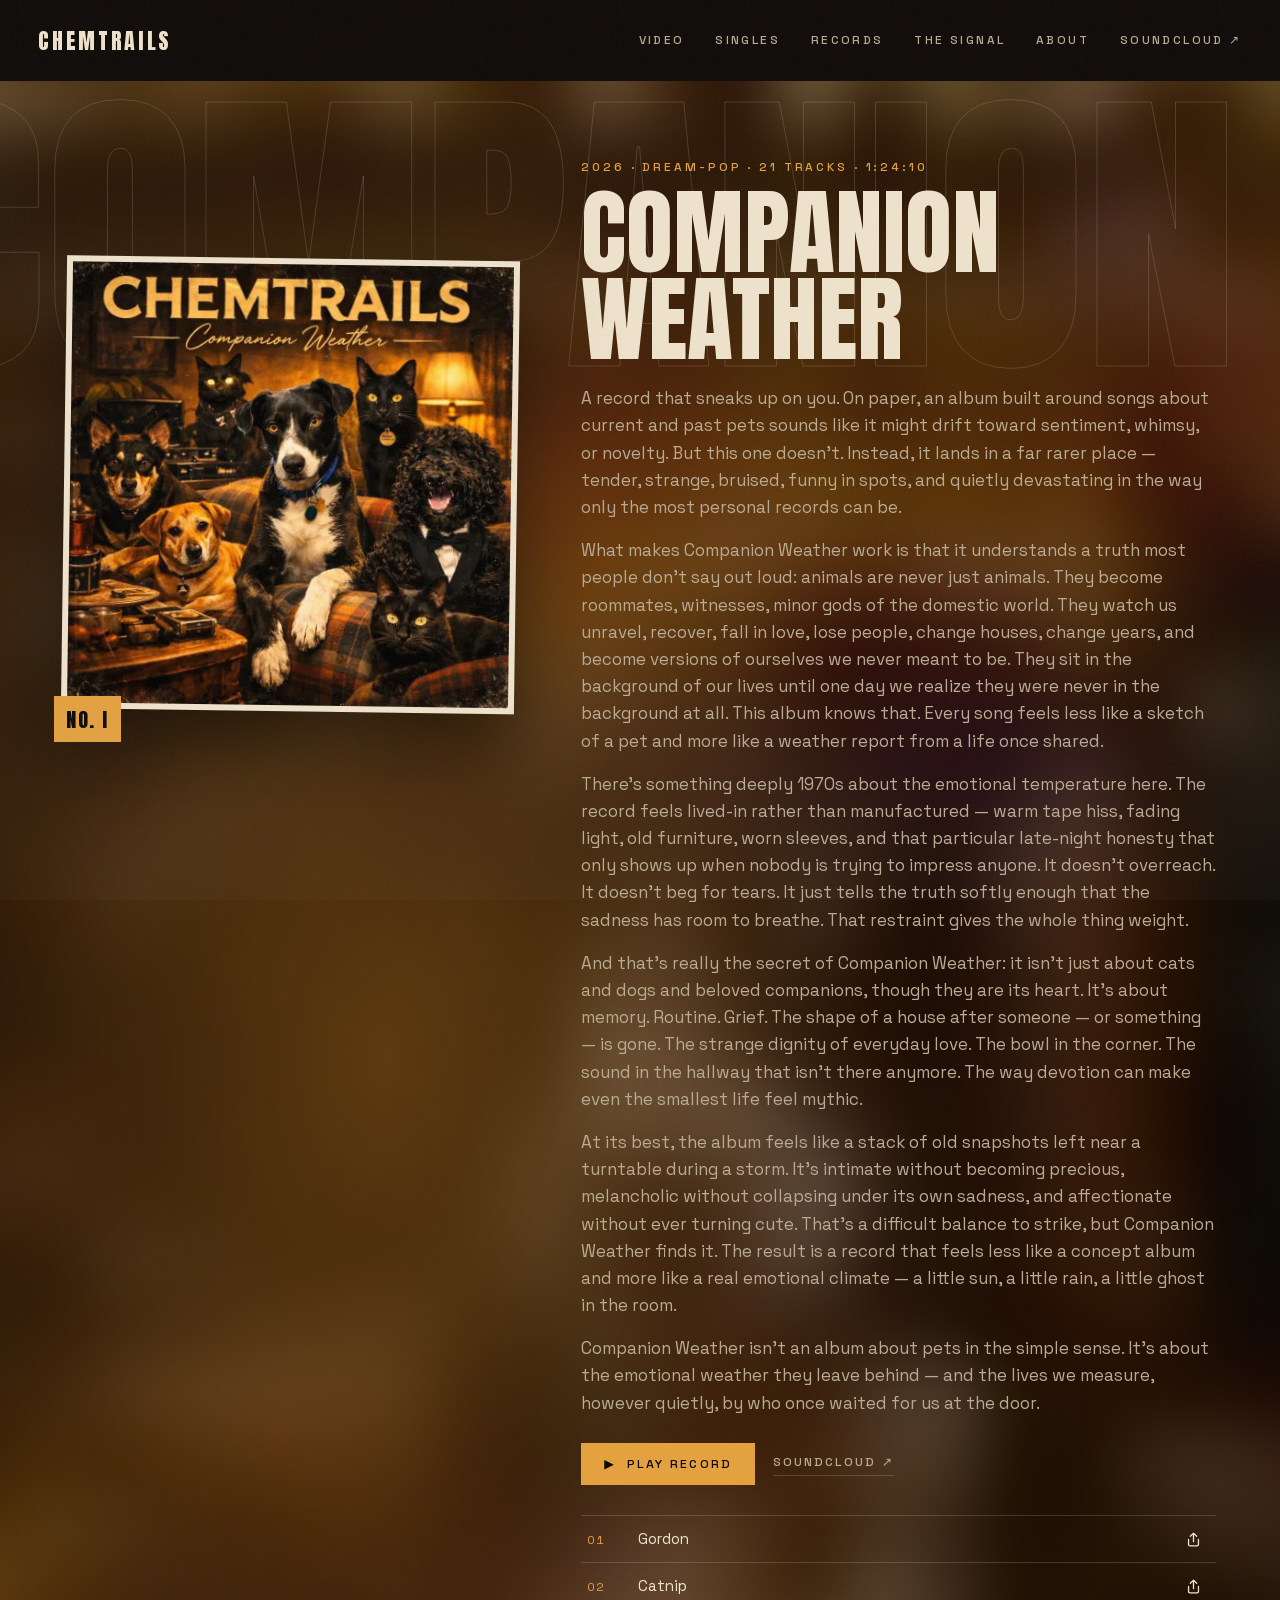
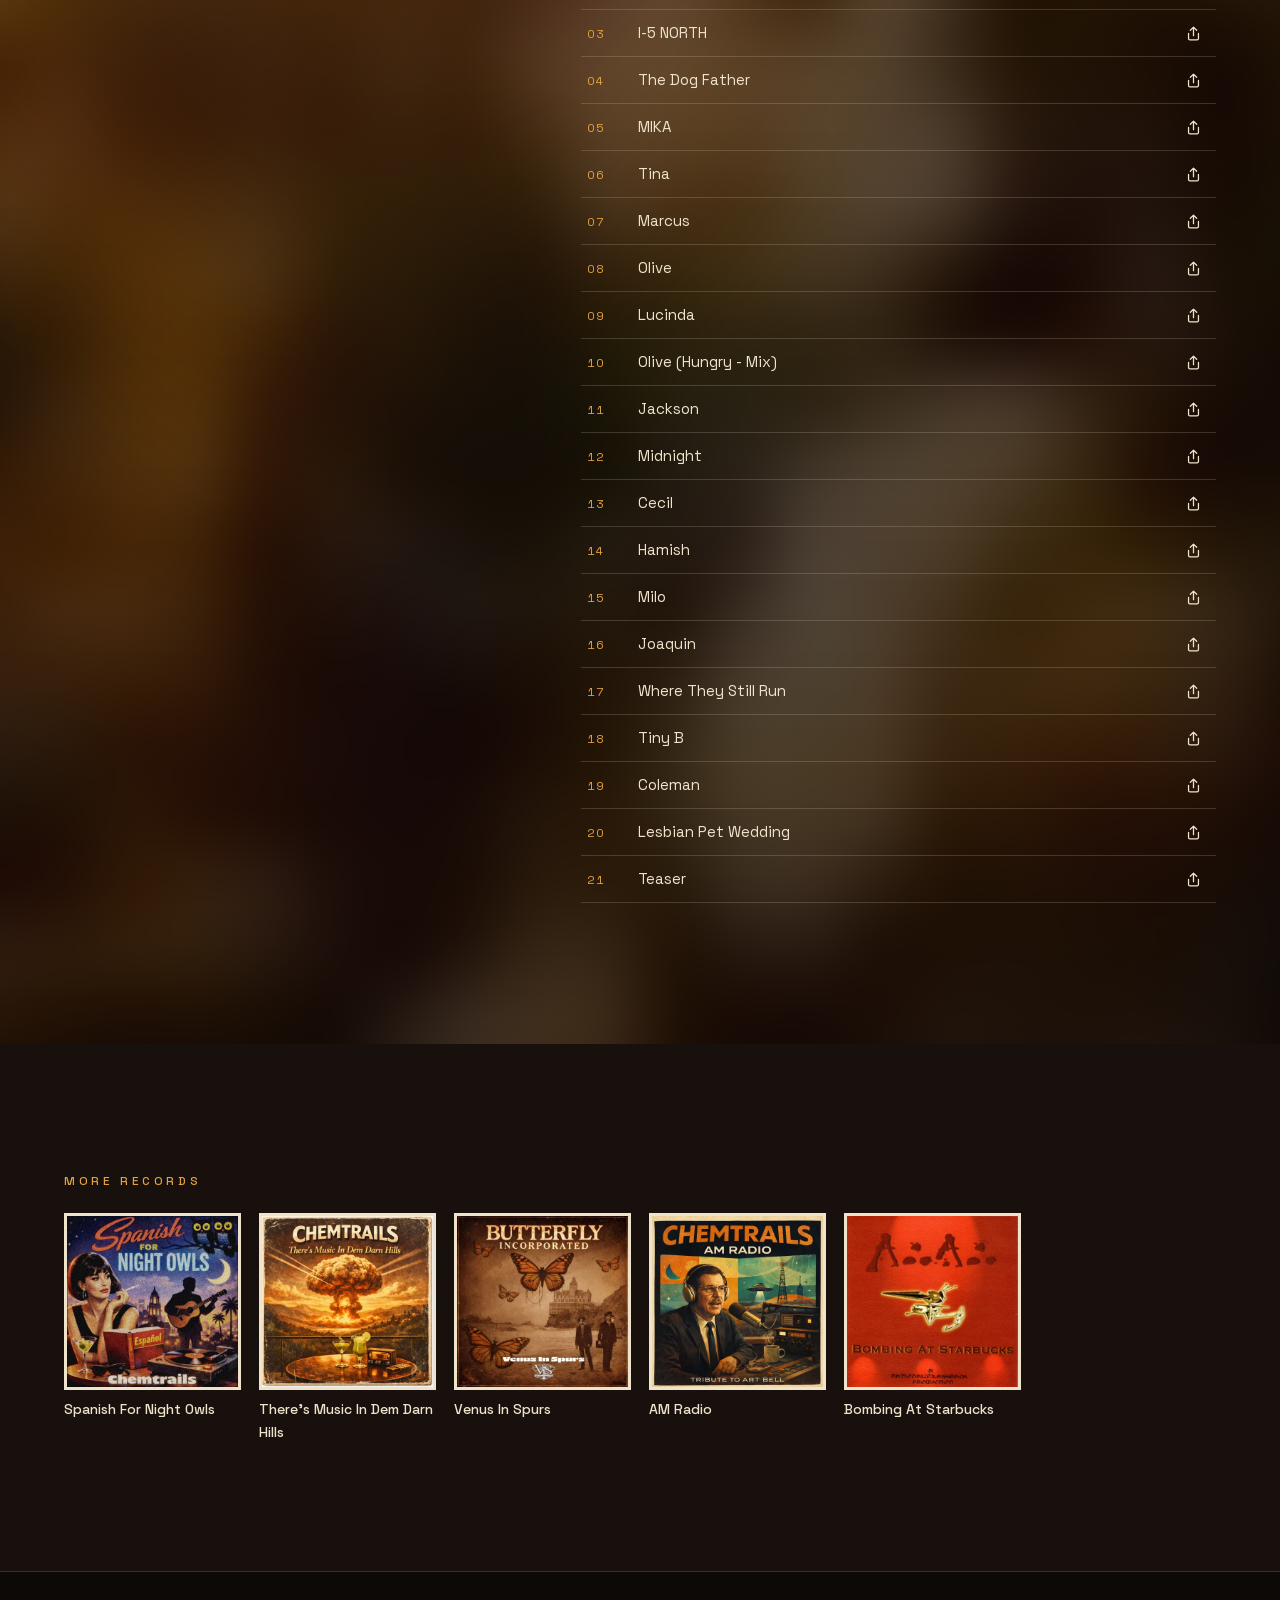
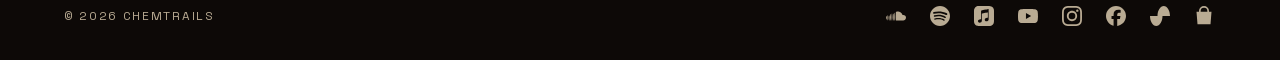
<file: records/companion-weather/index.html>
<!DOCTYPE html>
<html lang="en">
<head>
  <meta charset="UTF-8">
  <meta name="viewport" content="width=device-width, initial-scale=1.0">
  <title>Companion Weather — Chemtrails (21 tracks)</title>
  <meta name="description" content="A record that sneaks up on you.  On paper, an album built around songs about current and past pets sounds like it might drift toward sentiment, whimsy, or nov">
  <link rel="canonical" href="https://www.chemtrails-music.com/records/companion-weather/">
  <meta property="og:site_name" content="Chemtrails">
  <meta property="og:title" content="Companion Weather — Chemtrails (21 tracks)">
  <meta property="og:description" content="A record that sneaks up on you.  On paper, an album built around songs about current and past pets sounds like it might drift toward sentiment, whimsy, or nov">
  <meta property="og:image" content="https://www.chemtrails-music.com/assets/og-image.jpeg">
  <meta property="og:image:width" content="1200">
  <meta property="og:image:height" content="630">
  <meta property="og:url" content="https://www.chemtrails-music.com/records/companion-weather/">
  <meta property="og:type" content="music.album">
  <meta property="og:locale" content="en_US">
  <meta name="twitter:card" content="summary_large_image">
  <meta name="twitter:title" content="Companion Weather — Chemtrails (21 tracks)">
  <meta name="twitter:description" content="A record that sneaks up on you.  On paper, an album built around songs about current and past pets sounds like it might drift toward sentiment, whimsy, or nov">
  <meta name="twitter:image" content="https://www.chemtrails-music.com/assets/og-image.jpeg">
  <meta name="theme-color" content="#0d0907">
  <script type="application/ld+json">{"@context":"https://schema.org","@graph":[{"@type":"MusicAlbum","name":"Companion Weather","url":"https://www.chemtrails-music.com/records/companion-weather/","image":"https://www.chemtrails-music.com/assets/records/companion-weather.webp","byArtist":{"@type":"MusicGroup","@id":"https://www.chemtrails-music.com/#band","name":"Chemtrails","url":"https://www.chemtrails-music.com/"},"numTracks":21,"genre":"Dream-Pop","datePublished":"2026","sameAs":"https://soundcloud.com/chemtrails/sets/companion-weather","track":{"@type":"ItemList","itemListElement":[{"@type":"MusicRecording","position":1,"name":"Gordon","url":"https://soundcloud.com/chemtrails/gordon","byArtist":{"@type":"MusicGroup","@id":"https://www.chemtrails-music.com/#band","name":"Chemtrails","url":"https://www.chemtrails-music.com/"}},{"@type":"MusicRecording","position":2,"name":"Catnip","url":"https://soundcloud.com/chemtrails/catnip_holidays","byArtist":{"@type":"MusicGroup","@id":"https://www.chemtrails-music.com/#band","name":"Chemtrails","url":"https://www.chemtrails-music.com/"}},{"@type":"MusicRecording","position":3,"name":"I-5 NORTH","url":"https://soundcloud.com/chemtrails/i-5-north","byArtist":{"@type":"MusicGroup","@id":"https://www.chemtrails-music.com/#band","name":"Chemtrails","url":"https://www.chemtrails-music.com/"}},{"@type":"MusicRecording","position":4,"name":"The Dog Father","url":"https://soundcloud.com/chemtrails/the-dog-father","byArtist":{"@type":"MusicGroup","@id":"https://www.chemtrails-music.com/#band","name":"Chemtrails","url":"https://www.chemtrails-music.com/"}},{"@type":"MusicRecording","position":5,"name":"MIKA","url":"https://soundcloud.com/chemtrails/mika-midnight-passage","byArtist":{"@type":"MusicGroup","@id":"https://www.chemtrails-music.com/#band","name":"Chemtrails","url":"https://www.chemtrails-music.com/"}},{"@type":"MusicRecording","position":6,"name":"Tina","url":"https://soundcloud.com/chemtrails/chips-and-cats","byArtist":{"@type":"MusicGroup","@id":"https://www.chemtrails-music.com/#band","name":"Chemtrails","url":"https://www.chemtrails-music.com/"}},{"@type":"MusicRecording","position":7,"name":"Marcus","url":"https://soundcloud.com/chemtrails/marcus-the-pug-dog","byArtist":{"@type":"MusicGroup","@id":"https://www.chemtrails-music.com/#band","name":"Chemtrails","url":"https://www.chemtrails-music.com/"}},{"@type":"MusicRecording","position":8,"name":"Olive","url":"https://soundcloud.com/chemtrails/olive","byArtist":{"@type":"MusicGroup","@id":"https://www.chemtrails-music.com/#band","name":"Chemtrails","url":"https://www.chemtrails-music.com/"}},{"@type":"MusicRecording","position":9,"name":"Lucinda","url":"https://soundcloud.com/chemtrails/lucinda","byArtist":{"@type":"MusicGroup","@id":"https://www.chemtrails-music.com/#band","name":"Chemtrails","url":"https://www.chemtrails-music.com/"}},{"@type":"MusicRecording","position":10,"name":"Olive (Hungry - Mix)","url":"https://soundcloud.com/chemtrails/olive-the-hungry-dog","byArtist":{"@type":"MusicGroup","@id":"https://www.chemtrails-music.com/#band","name":"Chemtrails","url":"https://www.chemtrails-music.com/"}},{"@type":"MusicRecording","position":11,"name":"Jackson","url":"https://soundcloud.com/chemtrails/jackson","byArtist":{"@type":"MusicGroup","@id":"https://www.chemtrails-music.com/#band","name":"Chemtrails","url":"https://www.chemtrails-music.com/"}},{"@type":"MusicRecording","position":12,"name":"Midnight","url":"https://soundcloud.com/chemtrails/midi-night","byArtist":{"@type":"MusicGroup","@id":"https://www.chemtrails-music.com/#band","name":"Chemtrails","url":"https://www.chemtrails-music.com/"}},{"@type":"MusicRecording","position":13,"name":"Cecil","url":"https://soundcloud.com/chemtrails/cecil","byArtist":{"@type":"MusicGroup","@id":"https://www.chemtrails-music.com/#band","name":"Chemtrails","url":"https://www.chemtrails-music.com/"}},{"@type":"MusicRecording","position":14,"name":"Hamish","url":"https://soundcloud.com/chemtrails/hamish","byArtist":{"@type":"MusicGroup","@id":"https://www.chemtrails-music.com/#band","name":"Chemtrails","url":"https://www.chemtrails-music.com/"}},{"@type":"MusicRecording","position":15,"name":"Milo","url":"https://soundcloud.com/chemtrails/milo","byArtist":{"@type":"MusicGroup","@id":"https://www.chemtrails-music.com/#band","name":"Chemtrails","url":"https://www.chemtrails-music.com/"}},{"@type":"MusicRecording","position":16,"name":"Joaquin","url":"https://soundcloud.com/chemtrails/joaquin","byArtist":{"@type":"MusicGroup","@id":"https://www.chemtrails-music.com/#band","name":"Chemtrails","url":"https://www.chemtrails-music.com/"}},{"@type":"MusicRecording","position":17,"name":"Where They Still Run","url":"https://soundcloud.com/chemtrails/where-they-still-run","byArtist":{"@type":"MusicGroup","@id":"https://www.chemtrails-music.com/#band","name":"Chemtrails","url":"https://www.chemtrails-music.com/"}},{"@type":"MusicRecording","position":18,"name":"Tiny B","url":"https://soundcloud.com/chemtrails/tiny-b","byArtist":{"@type":"MusicGroup","@id":"https://www.chemtrails-music.com/#band","name":"Chemtrails","url":"https://www.chemtrails-music.com/"}},{"@type":"MusicRecording","position":19,"name":"Coleman","url":"https://soundcloud.com/chemtrails/coleman","byArtist":{"@type":"MusicGroup","@id":"https://www.chemtrails-music.com/#band","name":"Chemtrails","url":"https://www.chemtrails-music.com/"}},{"@type":"MusicRecording","position":20,"name":"Lesbian Pet Wedding","url":"https://soundcloud.com/chemtrails/lesbian-pet-wedding","byArtist":{"@type":"MusicGroup","@id":"https://www.chemtrails-music.com/#band","name":"Chemtrails","url":"https://www.chemtrails-music.com/"}},{"@type":"MusicRecording","position":21,"name":"Teaser","url":"https://soundcloud.com/chemtrails/teaser","byArtist":{"@type":"MusicGroup","@id":"https://www.chemtrails-music.com/#band","name":"Chemtrails","url":"https://www.chemtrails-music.com/"}}]}},{"@type":"BreadcrumbList","itemListElement":[{"@type":"ListItem","position":1,"name":"Chemtrails","item":"https://www.chemtrails-music.com/"},{"@type":"ListItem","position":2,"name":"Companion Weather","item":"https://www.chemtrails-music.com/records/companion-weather/"}]}]}</script>
  <script async src="https://www.googletagmanager.com/gtag/js?id=G-CT6DLJGNE0"></script>
  <script>window.dataLayer=window.dataLayer||[];function gtag(){dataLayer.push(arguments)}gtag('js',new Date());gtag('config','G-CT6DLJGNE0');</script>
  <link rel="icon" href="/assets/favicon.png" type="image/png">
  <link rel="apple-touch-icon" href="/assets/apple-touch-icon.png">
  <link rel="preload" href="/assets/fonts/anton-latin.woff2" as="font" type="font/woff2" crossorigin>
  <link rel="preload" href="/assets/fonts/space-grotesk-latin.woff2" as="font" type="font/woff2" crossorigin>
  <link rel="stylesheet" href="/style.css?v=3c34d88a">
</head>
<body>
  <div class="grain" aria-hidden="true"></div>
  <nav class="nav">
    <a href="/" class="nav-logo">CHEMTRAILS</a>
    <div class="nav-links">
      <a href="/#video">Video</a>
      <a href="/#singles">Singles</a>
      <a href="/#records">Records</a>
      <a href="/#signal">The Signal</a>
      <a href="/#about">About</a>
      <a href="https://soundcloud.com/chemtrails" target="_blank" rel="noopener">SoundCloud ↗</a>
    </div>
  </nav>

  <main class="record-page">
<article class="rec rec--page" id="companion-weather" data-rec="companion-weather" data-sc="https://soundcloud.com/chemtrails/sets/companion-weather" data-title="Companion Weather" data-art="/assets/records/companion-weather-thumb.webp" style="--wash:#7a4a14">
  <div class="rec-bg" style="background-image:url(/assets/records/companion-weather-wash.webp)" aria-hidden="true"></div>
  <div class="rec-ghost" aria-hidden="true">Companion Weather</div>
  <div class="rec-inner">
    <div class="rec-poster">
      <img src="/assets/records/companion-weather-thumb.webp" srcset="/assets/records/companion-weather-thumb.webp 480w, /assets/records/companion-weather.webp 1200w" sizes="(max-width: 900px) 80vw, 440px" width="480" height="480" alt="Companion Weather album cover art by Chemtrails" fetchpriority="high" decoding="async">
      <span class="rec-no">No.&nbsp;I</span>
    </div>
    <div class="rec-body">
      <p class="rec-meta">2026 · Dream-Pop · 21 tracks · 1:24:10</p>
      <h1 class="rec-title">Companion Weather</h1>
      
      <div class="rec-notes"><p>A record that sneaks up on you. On paper, an album built around songs about current and past pets sounds like it might drift toward sentiment, whimsy, or novelty. But this one doesn’t. Instead, it lands in a far rarer place — tender, strange, bruised, funny in spots, and quietly devastating in the way only the most personal records can be.</p><p>What makes Companion Weather work is that it understands a truth most people don’t say out loud: animals are never just animals. They become roommates, witnesses, minor gods of the domestic world. They watch us unravel, recover, fall in love, lose people, change houses, change years, and become versions of ourselves we never meant to be. They sit in the background of our lives until one day we realize they were never in the background at all. This album knows that. Every song feels less like a sketch of a pet and more like a weather report from a life once shared.</p><p>There’s something deeply 1970s about the emotional temperature here. The record feels lived-in rather than manufactured — warm tape hiss, fading light, old furniture, worn sleeves, and that particular late-night honesty that only shows up when nobody is trying to impress anyone. It doesn’t overreach. It doesn’t beg for tears. It just tells the truth softly enough that the sadness has room to breathe. That restraint gives the whole thing weight.</p><p>And that’s really the secret of Companion Weather: it isn’t just about cats and dogs and beloved companions, though they are its heart. It’s about memory. Routine. Grief. The shape of a house after someone — or something — is gone. The strange dignity of everyday love. The bowl in the corner. The sound in the hallway that isn’t there anymore. The way devotion can make even the smallest life feel mythic.</p><p>At its best, the album feels like a stack of old snapshots left near a turntable during a storm. It’s intimate without becoming precious, melancholic without collapsing under its own sadness, and affectionate without ever turning cute. That’s a difficult balance to strike, but Companion Weather finds it. The result is a record that feels less like a concept album and more like a real emotional climate — a little sun, a little rain, a little ghost in the room.</p><p>Companion Weather isn’t an album about pets in the simple sense. It’s about the emotional weather they leave behind — and the lives we measure, however quietly, by who once waited for us at the door.</p></div>
      <div class="rec-actions">
        <button type="button" class="btn btn-solid" data-play-rec>▶&nbsp;&nbsp;Play record</button>
        
        <a class="btn-link" href="https://soundcloud.com/chemtrails/sets/companion-weather" target="_blank" rel="noopener" data-ev="soundcloud_click">SoundCloud ↗</a>
      </div>
      <ol class="tracks"><li><button type="button" data-i="0"><span class="n">01</span><span class="t">Gordon</span><span class="d"></span></button><button type="button" class="share" data-share="https://soundcloud.com/chemtrails/gordon" data-title="Gordon" aria-label="Share Gordon" title="Share"><svg viewBox="0 0 24 24" aria-hidden="true"><path d="M12 3v12M7.5 7.5 12 3l4.5 4.5M5 12v7a2 2 0 0 0 2 2h10a2 2 0 0 0 2-2v-7" fill="none" stroke="currentColor" stroke-width="1.8" stroke-linecap="round" stroke-linejoin="round"/></svg></button></li><li><button type="button" data-i="1"><span class="n">02</span><span class="t">Catnip</span><span class="d"></span></button><button type="button" class="share" data-share="https://soundcloud.com/chemtrails/catnip_holidays" data-title="Catnip" aria-label="Share Catnip" title="Share"><svg viewBox="0 0 24 24" aria-hidden="true"><path d="M12 3v12M7.5 7.5 12 3l4.5 4.5M5 12v7a2 2 0 0 0 2 2h10a2 2 0 0 0 2-2v-7" fill="none" stroke="currentColor" stroke-width="1.8" stroke-linecap="round" stroke-linejoin="round"/></svg></button></li><li><button type="button" data-i="2"><span class="n">03</span><span class="t">I-5 NORTH</span><span class="d"></span></button><button type="button" class="share" data-share="https://soundcloud.com/chemtrails/i-5-north" data-title="I-5 NORTH" aria-label="Share I-5 NORTH" title="Share"><svg viewBox="0 0 24 24" aria-hidden="true"><path d="M12 3v12M7.5 7.5 12 3l4.5 4.5M5 12v7a2 2 0 0 0 2 2h10a2 2 0 0 0 2-2v-7" fill="none" stroke="currentColor" stroke-width="1.8" stroke-linecap="round" stroke-linejoin="round"/></svg></button></li><li><button type="button" data-i="3"><span class="n">04</span><span class="t">The Dog Father</span><span class="d"></span></button><button type="button" class="share" data-share="https://soundcloud.com/chemtrails/the-dog-father" data-title="The Dog Father" aria-label="Share The Dog Father" title="Share"><svg viewBox="0 0 24 24" aria-hidden="true"><path d="M12 3v12M7.5 7.5 12 3l4.5 4.5M5 12v7a2 2 0 0 0 2 2h10a2 2 0 0 0 2-2v-7" fill="none" stroke="currentColor" stroke-width="1.8" stroke-linecap="round" stroke-linejoin="round"/></svg></button></li><li><button type="button" data-i="4"><span class="n">05</span><span class="t">MIKA</span><span class="d"></span></button><button type="button" class="share" data-share="https://soundcloud.com/chemtrails/mika-midnight-passage" data-title="MIKA" aria-label="Share MIKA" title="Share"><svg viewBox="0 0 24 24" aria-hidden="true"><path d="M12 3v12M7.5 7.5 12 3l4.5 4.5M5 12v7a2 2 0 0 0 2 2h10a2 2 0 0 0 2-2v-7" fill="none" stroke="currentColor" stroke-width="1.8" stroke-linecap="round" stroke-linejoin="round"/></svg></button></li><li><button type="button" data-i="5"><span class="n">06</span><span class="t">Tina</span><span class="d"></span></button><button type="button" class="share" data-share="https://soundcloud.com/chemtrails/chips-and-cats" data-title="Tina" aria-label="Share Tina" title="Share"><svg viewBox="0 0 24 24" aria-hidden="true"><path d="M12 3v12M7.5 7.5 12 3l4.5 4.5M5 12v7a2 2 0 0 0 2 2h10a2 2 0 0 0 2-2v-7" fill="none" stroke="currentColor" stroke-width="1.8" stroke-linecap="round" stroke-linejoin="round"/></svg></button></li><li><button type="button" data-i="6"><span class="n">07</span><span class="t">Marcus</span><span class="d"></span></button><button type="button" class="share" data-share="https://soundcloud.com/chemtrails/marcus-the-pug-dog" data-title="Marcus" aria-label="Share Marcus" title="Share"><svg viewBox="0 0 24 24" aria-hidden="true"><path d="M12 3v12M7.5 7.5 12 3l4.5 4.5M5 12v7a2 2 0 0 0 2 2h10a2 2 0 0 0 2-2v-7" fill="none" stroke="currentColor" stroke-width="1.8" stroke-linecap="round" stroke-linejoin="round"/></svg></button></li><li><button type="button" data-i="7"><span class="n">08</span><span class="t">Olive</span><span class="d"></span></button><button type="button" class="share" data-share="https://soundcloud.com/chemtrails/olive" data-title="Olive" aria-label="Share Olive" title="Share"><svg viewBox="0 0 24 24" aria-hidden="true"><path d="M12 3v12M7.5 7.5 12 3l4.5 4.5M5 12v7a2 2 0 0 0 2 2h10a2 2 0 0 0 2-2v-7" fill="none" stroke="currentColor" stroke-width="1.8" stroke-linecap="round" stroke-linejoin="round"/></svg></button></li><li><button type="button" data-i="8"><span class="n">09</span><span class="t">Lucinda</span><span class="d"></span></button><button type="button" class="share" data-share="https://soundcloud.com/chemtrails/lucinda" data-title="Lucinda" aria-label="Share Lucinda" title="Share"><svg viewBox="0 0 24 24" aria-hidden="true"><path d="M12 3v12M7.5 7.5 12 3l4.5 4.5M5 12v7a2 2 0 0 0 2 2h10a2 2 0 0 0 2-2v-7" fill="none" stroke="currentColor" stroke-width="1.8" stroke-linecap="round" stroke-linejoin="round"/></svg></button></li><li><button type="button" data-i="9"><span class="n">10</span><span class="t">Olive (Hungry - Mix)</span><span class="d"></span></button><button type="button" class="share" data-share="https://soundcloud.com/chemtrails/olive-the-hungry-dog" data-title="Olive (Hungry - Mix)" aria-label="Share Olive (Hungry - Mix)" title="Share"><svg viewBox="0 0 24 24" aria-hidden="true"><path d="M12 3v12M7.5 7.5 12 3l4.5 4.5M5 12v7a2 2 0 0 0 2 2h10a2 2 0 0 0 2-2v-7" fill="none" stroke="currentColor" stroke-width="1.8" stroke-linecap="round" stroke-linejoin="round"/></svg></button></li><li><button type="button" data-i="10"><span class="n">11</span><span class="t">Jackson</span><span class="d"></span></button><button type="button" class="share" data-share="https://soundcloud.com/chemtrails/jackson" data-title="Jackson" aria-label="Share Jackson" title="Share"><svg viewBox="0 0 24 24" aria-hidden="true"><path d="M12 3v12M7.5 7.5 12 3l4.5 4.5M5 12v7a2 2 0 0 0 2 2h10a2 2 0 0 0 2-2v-7" fill="none" stroke="currentColor" stroke-width="1.8" stroke-linecap="round" stroke-linejoin="round"/></svg></button></li><li><button type="button" data-i="11"><span class="n">12</span><span class="t">Midnight</span><span class="d"></span></button><button type="button" class="share" data-share="https://soundcloud.com/chemtrails/midi-night" data-title="Midnight" aria-label="Share Midnight" title="Share"><svg viewBox="0 0 24 24" aria-hidden="true"><path d="M12 3v12M7.5 7.5 12 3l4.5 4.5M5 12v7a2 2 0 0 0 2 2h10a2 2 0 0 0 2-2v-7" fill="none" stroke="currentColor" stroke-width="1.8" stroke-linecap="round" stroke-linejoin="round"/></svg></button></li><li><button type="button" data-i="12"><span class="n">13</span><span class="t">Cecil</span><span class="d"></span></button><button type="button" class="share" data-share="https://soundcloud.com/chemtrails/cecil" data-title="Cecil" aria-label="Share Cecil" title="Share"><svg viewBox="0 0 24 24" aria-hidden="true"><path d="M12 3v12M7.5 7.5 12 3l4.5 4.5M5 12v7a2 2 0 0 0 2 2h10a2 2 0 0 0 2-2v-7" fill="none" stroke="currentColor" stroke-width="1.8" stroke-linecap="round" stroke-linejoin="round"/></svg></button></li><li><button type="button" data-i="13"><span class="n">14</span><span class="t">Hamish</span><span class="d"></span></button><button type="button" class="share" data-share="https://soundcloud.com/chemtrails/hamish" data-title="Hamish" aria-label="Share Hamish" title="Share"><svg viewBox="0 0 24 24" aria-hidden="true"><path d="M12 3v12M7.5 7.5 12 3l4.5 4.5M5 12v7a2 2 0 0 0 2 2h10a2 2 0 0 0 2-2v-7" fill="none" stroke="currentColor" stroke-width="1.8" stroke-linecap="round" stroke-linejoin="round"/></svg></button></li><li><button type="button" data-i="14"><span class="n">15</span><span class="t">Milo</span><span class="d"></span></button><button type="button" class="share" data-share="https://soundcloud.com/chemtrails/milo" data-title="Milo" aria-label="Share Milo" title="Share"><svg viewBox="0 0 24 24" aria-hidden="true"><path d="M12 3v12M7.5 7.5 12 3l4.5 4.5M5 12v7a2 2 0 0 0 2 2h10a2 2 0 0 0 2-2v-7" fill="none" stroke="currentColor" stroke-width="1.8" stroke-linecap="round" stroke-linejoin="round"/></svg></button></li><li><button type="button" data-i="15"><span class="n">16</span><span class="t">Joaquin</span><span class="d"></span></button><button type="button" class="share" data-share="https://soundcloud.com/chemtrails/joaquin" data-title="Joaquin" aria-label="Share Joaquin" title="Share"><svg viewBox="0 0 24 24" aria-hidden="true"><path d="M12 3v12M7.5 7.5 12 3l4.5 4.5M5 12v7a2 2 0 0 0 2 2h10a2 2 0 0 0 2-2v-7" fill="none" stroke="currentColor" stroke-width="1.8" stroke-linecap="round" stroke-linejoin="round"/></svg></button></li><li><button type="button" data-i="16"><span class="n">17</span><span class="t">Where They Still Run</span><span class="d"></span></button><button type="button" class="share" data-share="https://soundcloud.com/chemtrails/where-they-still-run" data-title="Where They Still Run" aria-label="Share Where They Still Run" title="Share"><svg viewBox="0 0 24 24" aria-hidden="true"><path d="M12 3v12M7.5 7.5 12 3l4.5 4.5M5 12v7a2 2 0 0 0 2 2h10a2 2 0 0 0 2-2v-7" fill="none" stroke="currentColor" stroke-width="1.8" stroke-linecap="round" stroke-linejoin="round"/></svg></button></li><li><button type="button" data-i="17"><span class="n">18</span><span class="t">Tiny B</span><span class="d"></span></button><button type="button" class="share" data-share="https://soundcloud.com/chemtrails/tiny-b" data-title="Tiny B" aria-label="Share Tiny B" title="Share"><svg viewBox="0 0 24 24" aria-hidden="true"><path d="M12 3v12M7.5 7.5 12 3l4.5 4.5M5 12v7a2 2 0 0 0 2 2h10a2 2 0 0 0 2-2v-7" fill="none" stroke="currentColor" stroke-width="1.8" stroke-linecap="round" stroke-linejoin="round"/></svg></button></li><li><button type="button" data-i="18"><span class="n">19</span><span class="t">Coleman</span><span class="d"></span></button><button type="button" class="share" data-share="https://soundcloud.com/chemtrails/coleman" data-title="Coleman" aria-label="Share Coleman" title="Share"><svg viewBox="0 0 24 24" aria-hidden="true"><path d="M12 3v12M7.5 7.5 12 3l4.5 4.5M5 12v7a2 2 0 0 0 2 2h10a2 2 0 0 0 2-2v-7" fill="none" stroke="currentColor" stroke-width="1.8" stroke-linecap="round" stroke-linejoin="round"/></svg></button></li><li><button type="button" data-i="19"><span class="n">20</span><span class="t">Lesbian Pet Wedding</span><span class="d"></span></button><button type="button" class="share" data-share="https://soundcloud.com/chemtrails/lesbian-pet-wedding" data-title="Lesbian Pet Wedding" aria-label="Share Lesbian Pet Wedding" title="Share"><svg viewBox="0 0 24 24" aria-hidden="true"><path d="M12 3v12M7.5 7.5 12 3l4.5 4.5M5 12v7a2 2 0 0 0 2 2h10a2 2 0 0 0 2-2v-7" fill="none" stroke="currentColor" stroke-width="1.8" stroke-linecap="round" stroke-linejoin="round"/></svg></button></li><li><button type="button" data-i="20"><span class="n">21</span><span class="t">Teaser</span><span class="d"></span></button><button type="button" class="share" data-share="https://soundcloud.com/chemtrails/teaser" data-title="Teaser" aria-label="Share Teaser" title="Share"><svg viewBox="0 0 24 24" aria-hidden="true"><path d="M12 3v12M7.5 7.5 12 3l4.5 4.5M5 12v7a2 2 0 0 0 2 2h10a2 2 0 0 0 2-2v-7" fill="none" stroke="currentColor" stroke-width="1.8" stroke-linecap="round" stroke-linejoin="round"/></svg></button></li></ol>
    </div>
  </div>
</article>
    <section class="section more-records"><p class="kicker">More records</p><div class="more-grid"><a href="/records/spanish-for-night-owls/"><img src="/assets/records/spanish-for-night-owls-thumb.webp" alt="" width="480" height="480" loading="lazy" decoding="async"><span>Spanish For Night Owls</span></a><a href="/records/theres-music-in-dem-darn-hills/"><img src="/assets/records/theres-music-in-dem-darn-hills-thumb.webp" alt="" width="480" height="480" loading="lazy" decoding="async"><span>There’s Music In Dem Darn Hills</span></a><a href="/records/venus-in-spurs/"><img src="/assets/records/venus-in-spurs-thumb.webp" alt="" width="480" height="480" loading="lazy" decoding="async"><span>Venus In Spurs</span></a><a href="/records/am-radio/"><img src="/assets/records/am-radio-thumb.webp" alt="" width="480" height="480" loading="lazy" decoding="async"><span>AM Radio</span></a><a href="/records/bombing-at-starbucks/"><img src="/assets/records/bombing-at-starbucks-thumb.webp" alt="" width="480" height="480" loading="lazy" decoding="async"><span>Bombing At Starbucks</span></a></div></section>
  </main>
  <footer class="footer">
    <span>© 2026 Chemtrails</span>
    <div class="footer-links">
      <a href="https://soundcloud.com/chemtrails" target="_blank" rel="noopener" aria-label="SoundCloud" title="SoundCloud"><svg viewBox="0 0 24 24" width="20" height="20" fill="currentColor" aria-hidden="true"><path d="M23.999 14.165c-.052 1.796-1.612 3.169-3.4 3.169h-8.18a.68.68 0 0 1-.675-.683V7.862a.747.747 0 0 1 .452-.724s.75-.513 2.333-.513a5.364 5.364 0 0 1 2.763.755 5.433 5.433 0 0 1 2.57 3.54c.282-.08.574-.121.868-.12.884 0 1.73.358 2.347.992s.948 1.49.922 2.373ZM10.721 8.421c.247 2.98.427 5.697 0 8.672a.264.264 0 0 1-.53 0c-.395-2.946-.22-5.718 0-8.672a.264.264 0 0 1 .53 0ZM9.072 9.448c.285 2.659.37 4.986-.006 7.655a.277.277 0 0 1-.55 0c-.331-2.63-.256-5.02 0-7.655a.277.277 0 0 1 .556 0Zm-1.663-.257c.27 2.726.39 5.171 0 7.904a.266.266 0 0 1-.532 0c-.38-2.69-.257-5.21 0-7.904a.266.266 0 0 1 .532 0Zm-1.647.77a26.108 26.108 0 0 1-.008 7.147.272.272 0 0 1-.542 0 27.955 27.955 0 0 1 0-7.147.275.275 0 0 1 .55 0Zm-1.67 1.769c.421 1.865.228 3.5-.029 5.388a.257.257 0 0 1-.514 0c-.21-1.858-.398-3.549 0-5.389a.272.272 0 0 1 .543 0Zm-1.655-.273c.388 1.897.26 3.508-.01 5.412-.026.28-.514.283-.54 0-.244-1.878-.347-3.54-.01-5.412a.283.283 0 0 1 .56 0Zm-1.668.911c.4 1.268.257 2.292-.026 3.572a.257.257 0 0 1-.514 0c-.241-1.262-.354-2.312-.023-3.572a.283.283 0 0 1 .563 0Z"/></svg></a>
      <a href="https://open.spotify.com/artist/64kqKKXxzd2POSCzFz4utw" target="_blank" rel="noopener" aria-label="Spotify" title="Spotify"><svg viewBox="0 0 24 24" width="20" height="20" fill="currentColor" aria-hidden="true"><path d="M12 0C5.4 0 0 5.4 0 12s5.4 12 12 12 12-5.4 12-12S18.66 0 12 0zm5.521 17.34c-.24.359-.66.48-1.021.24-2.82-1.74-6.36-2.101-10.561-1.141-.418.122-.779-.179-.899-.539-.12-.421.18-.78.54-.9 4.56-1.021 8.52-.6 11.64 1.32.42.18.479.659.301 1.02zm1.44-3.3c-.301.42-.841.6-1.262.3-3.239-1.98-8.159-2.58-11.939-1.38-.479.12-1.02-.12-1.14-.6-.12-.48.12-1.021.6-1.141C9.6 9.9 15 10.561 18.72 12.84c.361.181.54.78.241 1.2zm.12-3.36C15.24 8.4 8.82 8.16 5.16 9.301c-.6.179-1.2-.181-1.38-.721-.18-.601.18-1.2.72-1.381 4.26-1.26 11.28-1.02 15.721 1.621.539.3.719 1.02.419 1.56-.299.421-1.02.599-1.559.3z"/></svg></a>
      <a href="https://music.apple.com/us/artist/chemtrails/404715979" target="_blank" rel="noopener" aria-label="Apple Music" title="Apple Music"><svg viewBox="0 0 24 24" width="20" height="20" fill="currentColor" aria-hidden="true"><path d="M23.994 6.124a9.23 9.23 0 00-.24-2.19c-.317-1.31-1.062-2.31-2.18-3.043a5.022 5.022 0 00-1.877-.726 10.496 10.496 0 00-1.564-.15c-.04-.003-.083-.01-.124-.013H5.986c-.152.01-.303.017-.455.026-.747.043-1.49.123-2.193.4-1.336.53-2.3 1.452-2.865 2.78-.192.448-.292.925-.363 1.408-.056.392-.088.785-.1 1.18 0 .032-.007.062-.01.093v12.223c.01.14.017.283.027.424.05.815.154 1.624.497 2.373.65 1.42 1.738 2.353 3.234 2.801.42.127.856.187 1.293.228.555.053 1.11.06 1.667.06h11.03a12.5 12.5 0 001.57-.1c.822-.106 1.596-.35 2.295-.81a5.046 5.046 0 001.88-2.207c.186-.42.293-.87.37-1.324.113-.675.138-1.358.137-2.04-.002-3.8 0-7.595-.003-11.393zm-6.423 3.99v5.712c0 .417-.058.827-.244 1.206-.29.59-.76.962-1.388 1.14-.35.1-.706.157-1.07.173-.95.045-1.773-.6-1.943-1.536a1.88 1.88 0 011.038-2.022c.323-.16.67-.25 1.018-.324.378-.082.758-.153 1.134-.24.274-.063.457-.23.51-.516a.904.904 0 00.02-.193c0-1.815 0-3.63-.002-5.443a.725.725 0 00-.026-.185c-.04-.15-.15-.243-.304-.234-.16.01-.318.035-.475.066-.76.15-1.52.303-2.28.456l-2.325.47-1.374.278c-.016.003-.032.01-.048.013-.277.077-.377.203-.39.49-.002.042 0 .086 0 .13-.002 2.602 0 5.204-.003 7.805 0 .42-.047.836-.215 1.227-.278.64-.77 1.04-1.434 1.233-.35.1-.71.16-1.075.172-.96.036-1.755-.6-1.92-1.544-.14-.812.23-1.685 1.154-2.075.357-.15.73-.232 1.108-.31.287-.06.575-.116.86-.177.383-.083.583-.323.6-.714v-.15c0-2.96 0-5.922.002-8.882 0-.123.013-.25.042-.37.07-.285.273-.448.546-.518.255-.066.515-.112.774-.165.733-.15 1.466-.296 2.2-.444l2.27-.46c.67-.134 1.34-.27 2.01-.403.22-.043.442-.088.663-.106.31-.025.523.17.554.482.008.073.012.148.012.223.002 1.91.002 3.822 0 5.732z"/></svg></a>
      <a href="https://www.youtube.com/channel/UCBp1ER64T6_AvGpECk63Z6g" target="_blank" rel="noopener" aria-label="YouTube" title="YouTube" data-ev="youtube_click"><svg viewBox="0 0 24 24" width="20" height="20" fill="currentColor" aria-hidden="true"><path d="M23.498 6.186a3.016 3.016 0 0 0-2.122-2.136C19.505 3.545 12 3.545 12 3.545s-7.505 0-9.377.505A3.017 3.017 0 0 0 .502 6.186C0 8.07 0 12 0 12s0 3.93.502 5.814a3.016 3.016 0 0 0 2.122 2.136c1.871.505 9.376.505 9.376.505s7.505 0 9.377-.505a3.015 3.015 0 0 0 2.122-2.136C24 15.93 24 12 24 12s0-3.93-.502-5.814zM9.545 15.568V8.432L15.818 12l-6.273 3.568z"/></svg></a>
      <a href="https://www.instagram.com/chemtrails.band" target="_blank" rel="noopener" aria-label="Instagram" title="Instagram"><svg viewBox="0 0 24 24" width="20" height="20" fill="currentColor" aria-hidden="true"><path d="M7.0301.084c-1.2768.0602-2.1487.264-2.911.5634-.7888.3075-1.4575.72-2.1228 1.3877-.6652.6677-1.075 1.3368-1.3802 2.127-.2954.7638-.4956 1.6365-.552 2.914-.0564 1.2775-.0689 1.6882-.0626 4.947.0062 3.2586.0206 3.6671.0825 4.9473.061 1.2765.264 2.1482.5635 2.9107.308.7889.72 1.4573 1.388 2.1228.6679.6655 1.3365 1.0743 2.1285 1.38.7632.295 1.6361.4961 2.9134.552 1.2773.056 1.6884.069 4.9462.0627 3.2578-.0062 3.668-.0207 4.9478-.0814 1.28-.0607 2.147-.2652 2.9098-.5633.7889-.3086 1.4578-.72 2.1228-1.3881.665-.6682 1.0745-1.3378 1.3795-2.1284.2957-.7632.4966-1.636.552-2.9124.056-1.2809.0692-1.6898.063-4.948-.0063-3.2583-.021-3.6668-.0817-4.9465-.0607-1.2797-.264-2.1487-.5633-2.9117-.3084-.7889-.72-1.4568-1.3876-2.1228C21.2982 1.33 20.628.9208 19.8378.6165 19.074.321 18.2017.1197 16.9244.0645 15.6471.0093 15.236-.005 11.977.0014 8.718.0076 8.31.0215 7.0301.0839m.1402 21.6932c-1.17-.0509-1.8053-.2453-2.2287-.408-.5606-.216-.96-.4771-1.3819-.895-.422-.4178-.6811-.8186-.9-1.378-.1644-.4234-.3624-1.058-.4171-2.228-.0595-1.2645-.072-1.6442-.079-4.848-.007-3.2037.0053-3.583.0607-4.848.05-1.169.2456-1.805.408-2.2282.216-.5613.4762-.96.895-1.3816.4188-.4217.8184-.6814 1.3783-.9003.423-.1651 1.0575-.3614 2.227-.4171 1.2655-.06 1.6447-.072 4.848-.079 3.2033-.007 3.5835.005 4.8495.0608 1.169.0508 1.8053.2445 2.228.408.5608.216.96.4754 1.3816.895.4217.4194.6816.8176.9005 1.3787.1653.4217.3617 1.056.4169 2.2263.0602 1.2655.0739 1.645.0796 4.848.0058 3.203-.0055 3.5834-.061 4.848-.051 1.17-.245 1.8055-.408 2.2294-.216.5604-.4763.96-.8954 1.3814-.419.4215-.8181.6811-1.3783.9-.4224.1649-1.0577.3617-2.2262.4174-1.2656.0595-1.6448.072-4.8493.079-3.2045.007-3.5825-.006-4.848-.0608M16.953 5.5864A1.44 1.44 0 1 0 18.39 4.144a1.44 1.44 0 0 0-1.437 1.4424M5.8385 12.012c.0067 3.4032 2.7706 6.1557 6.173 6.1493 3.4026-.0065 6.157-2.7701 6.1506-6.1733-.0065-3.4032-2.771-6.1565-6.174-6.1498-3.403.0067-6.156 2.771-6.1496 6.1738M8 12.0077a4 4 0 1 1 4.008 3.9921A3.9996 3.9996 0 0 1 8 12.0077"/></svg></a>
      <a href="https://www.facebook.com/ChemtrailsMusic" target="_blank" rel="noopener" aria-label="Facebook" title="Facebook"><svg viewBox="0 0 24 24" width="20" height="20" fill="currentColor" aria-hidden="true"><path d="M9.101 23.691v-7.98H6.627v-3.667h2.474v-1.58c0-4.085 1.848-5.978 5.858-5.978.401 0 .955.042 1.468.103a8.68 8.68 0 0 1 1.141.195v3.325a8.623 8.623 0 0 0-.653-.036 26.805 26.805 0 0 0-.733-.009c-.707 0-1.259.096-1.675.309a1.686 1.686 0 0 0-.679.622c-.258.42-.374.995-.374 1.752v1.297h3.919l-.386 2.103-.287 1.564h-3.246v8.245C19.396 23.238 24 18.179 24 12.044c0-6.627-5.373-12-12-12s-12 5.373-12 12c0 5.628 3.874 10.35 9.101 11.647Z"/></svg></a>
      <a href="https://suno.com/@gamecat2300" target="_blank" rel="noopener" aria-label="Suno" title="Suno"><svg viewBox="0 0 24 24" width="20" height="20" fill="currentColor" aria-hidden="true"><path d="M16.5 0C20.642 0 24 5.373 24 12h-9c0 6.627-3.358 12-7.5 12C3.358 24 0 18.627 0 12h9c0-6.627 3.358-12 7.5-12Z"/></svg></a>
      <a href="https://chemtrails-music.myspreadshop.com/?utm_source=chemtrails-music.com&utm_medium=footer&utm_campaign=merch" target="_blank" rel="noopener" aria-label="Shop" title="Shop"><svg viewBox="0 0 24 24" width="20" height="20" fill="currentColor" aria-hidden="true"><path d="M6 7V6a6 6 0 0 1 12 0v1h3l-1.2 15H4.2L3 7h3zm2 0h8V6a4 4 0 0 0-8 0v1z"/></svg></a>
    </div>
  </footer>
  <div class="player" id="player" hidden>
    <img class="player-art" id="p-art" src="[data-uri]" alt="" width="52" height="52">
    <div class="player-meta"><span class="player-title" id="p-title"></span><span class="player-rec" id="p-rec"></span></div>
    <div class="player-controls">
      <button type="button" id="p-prev" aria-label="Previous track">⏮</button>
      <button type="button" id="p-play" class="player-play" aria-label="Play or pause">▶</button>
      <button type="button" id="p-next" aria-label="Next track">⏭</button>
      <button type="button" id="p-share" class="share" aria-label="Share this track" title="Share"><svg viewBox="0 0 24 24" aria-hidden="true"><path d="M12 3v12M7.5 7.5 12 3l4.5 4.5M5 12v7a2 2 0 0 0 2 2h10a2 2 0 0 0 2-2v-7" fill="none" stroke="currentColor" stroke-width="1.8" stroke-linecap="round" stroke-linejoin="round"/></svg></button>
    </div>
    <div class="player-progress">
      <span class="time" id="p-now">0:00</span>
      <div class="rail" id="p-rail"><div class="rail-fill" id="p-fill"></div></div>
      <span class="time" id="p-total">–:––</span>
    </div>
    <a class="player-sc" id="p-sc" href="https://soundcloud.com/chemtrails" target="_blank" rel="noopener">SoundCloud ↗</a>
  </div>
  <div id="sc-host" aria-hidden="true"></div>
  <div id="share-live" class="sr-only" role="status" aria-live="polite"></div>
  <script src="/site.js?v=5c0054ae" defer></script>
</body>
</html>
</file>
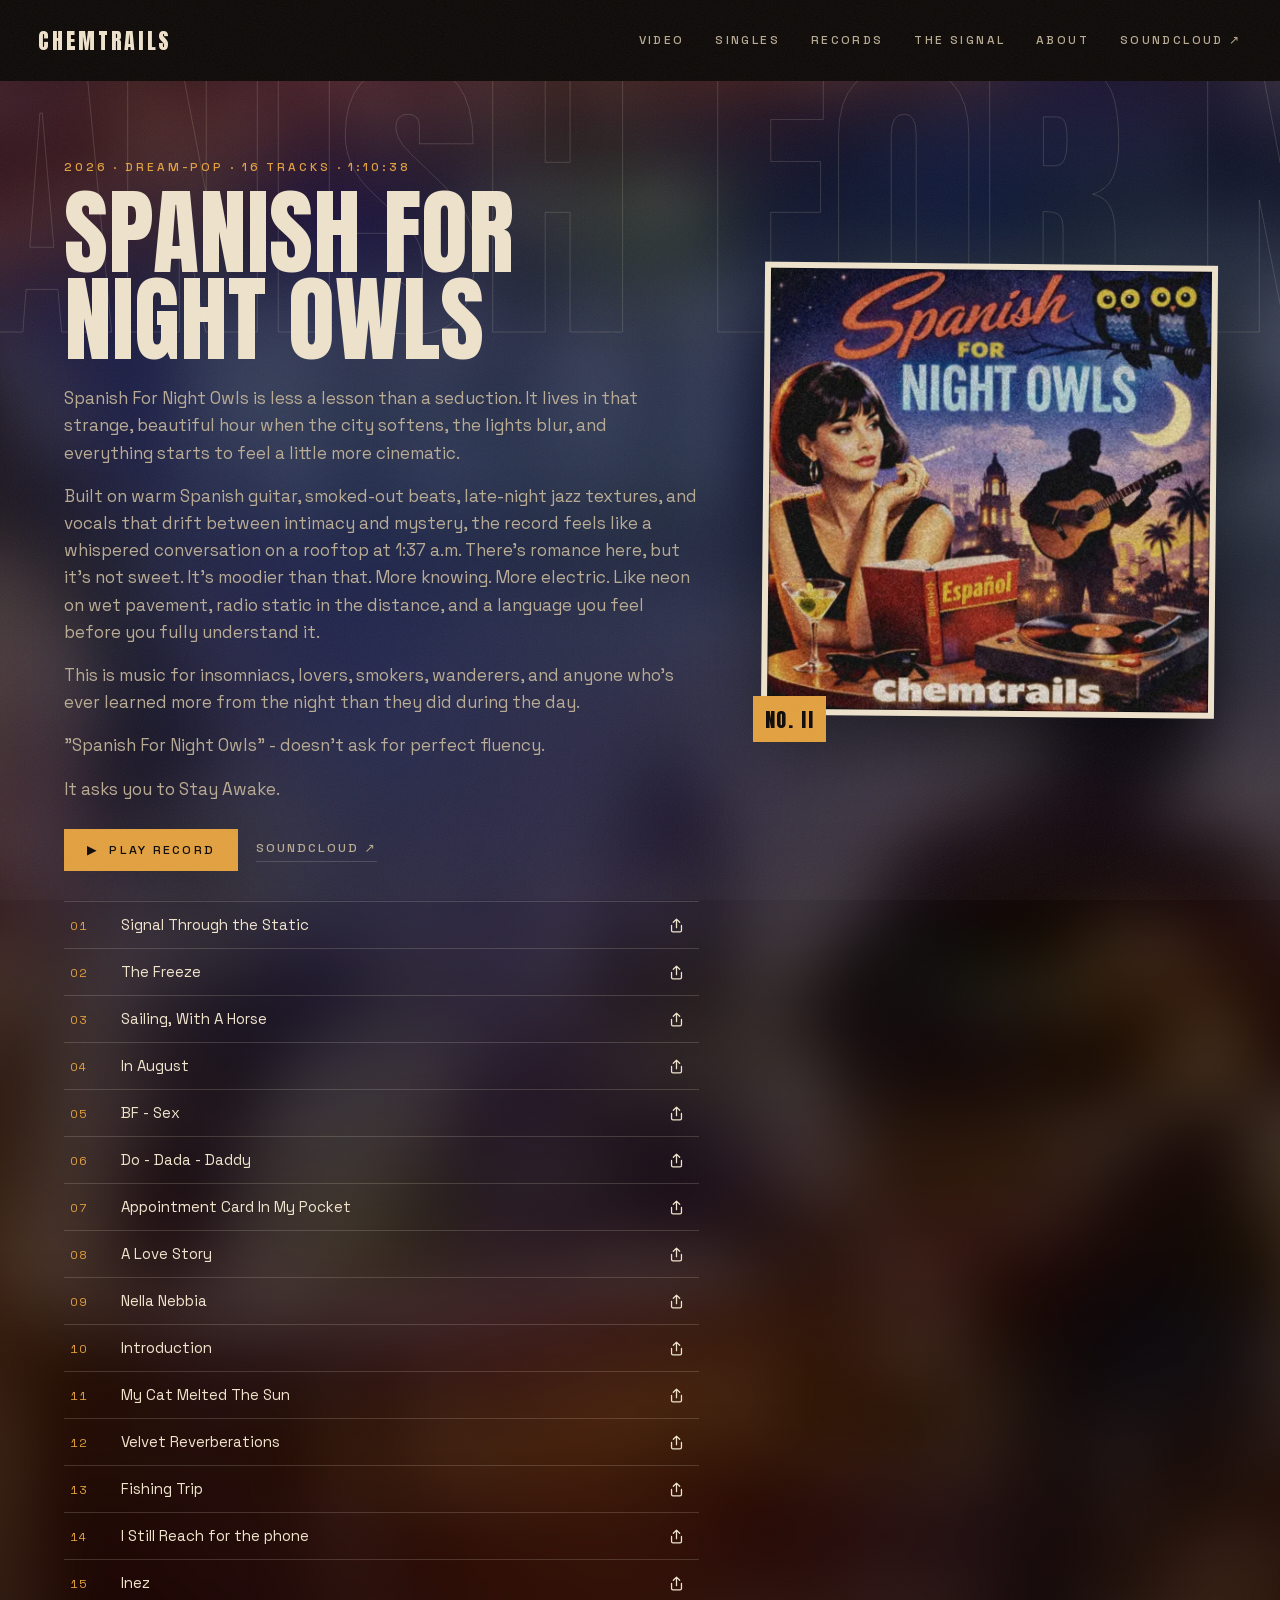
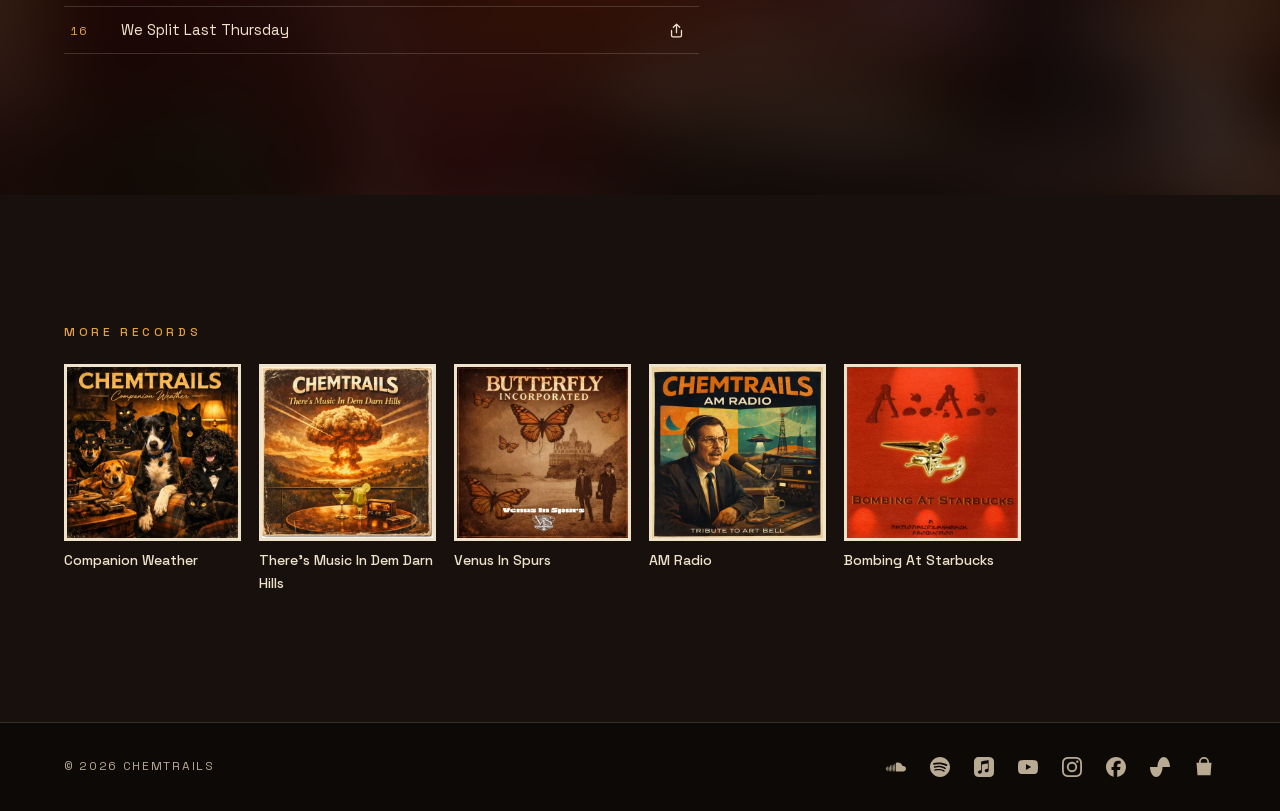
<file: records/spanish-for-night-owls/index.html>
<!DOCTYPE html>
<html lang="en">
<head>
  <meta charset="UTF-8">
  <meta name="viewport" content="width=device-width, initial-scale=1.0">
  <title>Spanish For Night Owls — Chemtrails (16 tracks)</title>
  <meta name="description" content="Spanish For Night Owls is less a lesson than a seduction.  It lives in that strange, beautiful hour when the city softens, the lights blur, and everything sta">
  <link rel="canonical" href="https://www.chemtrails-music.com/records/spanish-for-night-owls/">
  <meta property="og:site_name" content="Chemtrails">
  <meta property="og:title" content="Spanish For Night Owls — Chemtrails (16 tracks)">
  <meta property="og:description" content="Spanish For Night Owls is less a lesson than a seduction.  It lives in that strange, beautiful hour when the city softens, the lights blur, and everything sta">
  <meta property="og:image" content="https://www.chemtrails-music.com/assets/og-image.jpeg">
  <meta property="og:image:width" content="1200">
  <meta property="og:image:height" content="630">
  <meta property="og:url" content="https://www.chemtrails-music.com/records/spanish-for-night-owls/">
  <meta property="og:type" content="music.album">
  <meta property="og:locale" content="en_US">
  <meta name="twitter:card" content="summary_large_image">
  <meta name="twitter:title" content="Spanish For Night Owls — Chemtrails (16 tracks)">
  <meta name="twitter:description" content="Spanish For Night Owls is less a lesson than a seduction.  It lives in that strange, beautiful hour when the city softens, the lights blur, and everything sta">
  <meta name="twitter:image" content="https://www.chemtrails-music.com/assets/og-image.jpeg">
  <meta name="theme-color" content="#0d0907">
  <script type="application/ld+json">{"@context":"https://schema.org","@graph":[{"@type":"MusicAlbum","name":"Spanish For Night Owls","url":"https://www.chemtrails-music.com/records/spanish-for-night-owls/","image":"https://www.chemtrails-music.com/assets/records/spanish-for-night-owls.webp","byArtist":{"@type":"MusicGroup","@id":"https://www.chemtrails-music.com/#band","name":"Chemtrails","url":"https://www.chemtrails-music.com/"},"numTracks":16,"genre":"Dream-Pop","datePublished":"2026","sameAs":"https://soundcloud.com/chemtrails/sets/spanish-for-night-owls","track":{"@type":"ItemList","itemListElement":[{"@type":"MusicRecording","position":1,"name":"Signal Through the Static","url":"https://soundcloud.com/chemtrails/signal-through-the-static","byArtist":{"@type":"MusicGroup","@id":"https://www.chemtrails-music.com/#band","name":"Chemtrails","url":"https://www.chemtrails-music.com/"}},{"@type":"MusicRecording","position":2,"name":"The Freeze","url":"https://soundcloud.com/chemtrails/the-freeze-1","byArtist":{"@type":"MusicGroup","@id":"https://www.chemtrails-music.com/#band","name":"Chemtrails","url":"https://www.chemtrails-music.com/"}},{"@type":"MusicRecording","position":3,"name":"Sailing, With A Horse","url":"https://soundcloud.com/chemtrails/sailing-with-a-horse-proper-remaster","byArtist":{"@type":"MusicGroup","@id":"https://www.chemtrails-music.com/#band","name":"Chemtrails","url":"https://www.chemtrails-music.com/"}},{"@type":"MusicRecording","position":4,"name":"In August","url":"https://soundcloud.com/chemtrails/in-august","byArtist":{"@type":"MusicGroup","@id":"https://www.chemtrails-music.com/#band","name":"Chemtrails","url":"https://www.chemtrails-music.com/"}},{"@type":"MusicRecording","position":5,"name":"BF - Sex","url":"https://soundcloud.com/chemtrails/bf-streets","byArtist":{"@type":"MusicGroup","@id":"https://www.chemtrails-music.com/#band","name":"Chemtrails","url":"https://www.chemtrails-music.com/"}},{"@type":"MusicRecording","position":6,"name":"Do - Dada - Daddy","url":"https://soundcloud.com/chemtrails/do-dada-daddy","byArtist":{"@type":"MusicGroup","@id":"https://www.chemtrails-music.com/#band","name":"Chemtrails","url":"https://www.chemtrails-music.com/"}},{"@type":"MusicRecording","position":7,"name":"Appointment Card In My Pocket","url":"https://soundcloud.com/chemtrails/appointment-card-in-my-pocket","byArtist":{"@type":"MusicGroup","@id":"https://www.chemtrails-music.com/#band","name":"Chemtrails","url":"https://www.chemtrails-music.com/"}},{"@type":"MusicRecording","position":8,"name":"A Love Story","url":"https://soundcloud.com/chemtrails/a-love-story","byArtist":{"@type":"MusicGroup","@id":"https://www.chemtrails-music.com/#band","name":"Chemtrails","url":"https://www.chemtrails-music.com/"}},{"@type":"MusicRecording","position":9,"name":"Nella Nebbia","url":"https://soundcloud.com/chemtrails/nella-nebbia","byArtist":{"@type":"MusicGroup","@id":"https://www.chemtrails-music.com/#band","name":"Chemtrails","url":"https://www.chemtrails-music.com/"}},{"@type":"MusicRecording","position":10,"name":"Introduction","url":"https://soundcloud.com/chemtrails/intro","byArtist":{"@type":"MusicGroup","@id":"https://www.chemtrails-music.com/#band","name":"Chemtrails","url":"https://www.chemtrails-music.com/"}},{"@type":"MusicRecording","position":11,"name":"My Cat Melted The Sun","url":"https://soundcloud.com/chemtrails/my-cat-melted-the-sun","byArtist":{"@type":"MusicGroup","@id":"https://www.chemtrails-music.com/#band","name":"Chemtrails","url":"https://www.chemtrails-music.com/"}},{"@type":"MusicRecording","position":12,"name":"Velvet Reverberations","url":"https://soundcloud.com/chemtrails/velvet-reverberations","byArtist":{"@type":"MusicGroup","@id":"https://www.chemtrails-music.com/#band","name":"Chemtrails","url":"https://www.chemtrails-music.com/"}},{"@type":"MusicRecording","position":13,"name":"Fishing Trip","url":"https://soundcloud.com/chemtrails/fishing-trip","byArtist":{"@type":"MusicGroup","@id":"https://www.chemtrails-music.com/#band","name":"Chemtrails","url":"https://www.chemtrails-music.com/"}},{"@type":"MusicRecording","position":14,"name":"I Still Reach for the phone","url":"https://soundcloud.com/chemtrails/i-still-reach-for-the-phone","byArtist":{"@type":"MusicGroup","@id":"https://www.chemtrails-music.com/#band","name":"Chemtrails","url":"https://www.chemtrails-music.com/"}},{"@type":"MusicRecording","position":15,"name":"Inez","url":"https://soundcloud.com/chemtrails/inez","byArtist":{"@type":"MusicGroup","@id":"https://www.chemtrails-music.com/#band","name":"Chemtrails","url":"https://www.chemtrails-music.com/"}},{"@type":"MusicRecording","position":16,"name":"We Split Last Thursday","url":"https://soundcloud.com/chemtrails/we-split-last-thursday","byArtist":{"@type":"MusicGroup","@id":"https://www.chemtrails-music.com/#band","name":"Chemtrails","url":"https://www.chemtrails-music.com/"}}]}},{"@type":"BreadcrumbList","itemListElement":[{"@type":"ListItem","position":1,"name":"Chemtrails","item":"https://www.chemtrails-music.com/"},{"@type":"ListItem","position":2,"name":"Spanish For Night Owls","item":"https://www.chemtrails-music.com/records/spanish-for-night-owls/"}]}]}</script>
  <script async src="https://www.googletagmanager.com/gtag/js?id=G-CT6DLJGNE0"></script>
  <script>window.dataLayer=window.dataLayer||[];function gtag(){dataLayer.push(arguments)}gtag('js',new Date());gtag('config','G-CT6DLJGNE0');</script>
  <link rel="icon" href="/assets/favicon.png" type="image/png">
  <link rel="apple-touch-icon" href="/assets/apple-touch-icon.png">
  <link rel="preload" href="/assets/fonts/anton-latin.woff2" as="font" type="font/woff2" crossorigin>
  <link rel="preload" href="/assets/fonts/space-grotesk-latin.woff2" as="font" type="font/woff2" crossorigin>
  <link rel="stylesheet" href="/style.css?v=3c34d88a">
</head>
<body>
  <div class="grain" aria-hidden="true"></div>
  <nav class="nav">
    <a href="/" class="nav-logo">CHEMTRAILS</a>
    <div class="nav-links">
      <a href="/#video">Video</a>
      <a href="/#singles">Singles</a>
      <a href="/#records">Records</a>
      <a href="/#signal">The Signal</a>
      <a href="/#about">About</a>
      <a href="https://soundcloud.com/chemtrails" target="_blank" rel="noopener">SoundCloud ↗</a>
    </div>
  </nav>

  <main class="record-page">
<article class="rec rec--flip rec--page" id="spanish-for-night-owls" data-rec="spanish-for-night-owls" data-sc="https://soundcloud.com/chemtrails/sets/spanish-for-night-owls" data-title="Spanish For Night Owls" data-art="/assets/records/spanish-for-night-owls-thumb.webp" style="--wash:#1b2250">
  <div class="rec-bg" style="background-image:url(/assets/records/spanish-for-night-owls-wash.webp)" aria-hidden="true"></div>
  <div class="rec-ghost" aria-hidden="true">Spanish For Night Owls</div>
  <div class="rec-inner">
    <div class="rec-poster">
      <img src="/assets/records/spanish-for-night-owls-thumb.webp" srcset="/assets/records/spanish-for-night-owls-thumb.webp 480w, /assets/records/spanish-for-night-owls.webp 1200w" sizes="(max-width: 900px) 80vw, 440px" width="480" height="480" alt="Spanish For Night Owls album cover art by Chemtrails" fetchpriority="high" decoding="async">
      <span class="rec-no">No.&nbsp;II</span>
    </div>
    <div class="rec-body">
      <p class="rec-meta">2026 · Dream-Pop · 16 tracks · 1:10:38</p>
      <h1 class="rec-title">Spanish For Night Owls</h1>
      
      <div class="rec-notes"><p>Spanish For Night Owls is less a lesson than a seduction. It lives in that strange, beautiful hour when the city softens, the lights blur, and everything starts to feel a little more cinematic.</p><p>Built on warm Spanish guitar, smoked-out beats, late-night jazz textures, and vocals that drift between intimacy and mystery, the record feels like a whispered conversation on a rooftop at 1:37 a.m. There’s romance here, but it’s not sweet. It’s moodier than that. More knowing. More electric. Like neon on wet pavement, radio static in the distance, and a language you feel before you fully understand it.</p><p>This is music for insomniacs, lovers, smokers, wanderers, and anyone who’s ever learned more from the night than they did during the day.</p><p>&quot;Spanish For Night Owls&quot; -  doesn’t ask for perfect fluency.</p><p>It asks you to Stay Awake.</p></div>
      <div class="rec-actions">
        <button type="button" class="btn btn-solid" data-play-rec>▶&nbsp;&nbsp;Play record</button>
        
        <a class="btn-link" href="https://soundcloud.com/chemtrails/sets/spanish-for-night-owls" target="_blank" rel="noopener" data-ev="soundcloud_click">SoundCloud ↗</a>
      </div>
      <ol class="tracks"><li><button type="button" data-i="0"><span class="n">01</span><span class="t">Signal Through the Static</span><span class="d"></span></button><button type="button" class="share" data-share="https://soundcloud.com/chemtrails/signal-through-the-static" data-title="Signal Through the Static" aria-label="Share Signal Through the Static" title="Share"><svg viewBox="0 0 24 24" aria-hidden="true"><path d="M12 3v12M7.5 7.5 12 3l4.5 4.5M5 12v7a2 2 0 0 0 2 2h10a2 2 0 0 0 2-2v-7" fill="none" stroke="currentColor" stroke-width="1.8" stroke-linecap="round" stroke-linejoin="round"/></svg></button></li><li><button type="button" data-i="1"><span class="n">02</span><span class="t">The Freeze</span><span class="d"></span></button><button type="button" class="share" data-share="https://soundcloud.com/chemtrails/the-freeze-1" data-title="The Freeze" aria-label="Share The Freeze" title="Share"><svg viewBox="0 0 24 24" aria-hidden="true"><path d="M12 3v12M7.5 7.5 12 3l4.5 4.5M5 12v7a2 2 0 0 0 2 2h10a2 2 0 0 0 2-2v-7" fill="none" stroke="currentColor" stroke-width="1.8" stroke-linecap="round" stroke-linejoin="round"/></svg></button></li><li><button type="button" data-i="2"><span class="n">03</span><span class="t">Sailing, With A Horse</span><span class="d"></span></button><button type="button" class="share" data-share="https://soundcloud.com/chemtrails/sailing-with-a-horse-proper-remaster" data-title="Sailing, With A Horse" aria-label="Share Sailing, With A Horse" title="Share"><svg viewBox="0 0 24 24" aria-hidden="true"><path d="M12 3v12M7.5 7.5 12 3l4.5 4.5M5 12v7a2 2 0 0 0 2 2h10a2 2 0 0 0 2-2v-7" fill="none" stroke="currentColor" stroke-width="1.8" stroke-linecap="round" stroke-linejoin="round"/></svg></button></li><li><button type="button" data-i="3"><span class="n">04</span><span class="t">In August</span><span class="d"></span></button><button type="button" class="share" data-share="https://soundcloud.com/chemtrails/in-august" data-title="In August" aria-label="Share In August" title="Share"><svg viewBox="0 0 24 24" aria-hidden="true"><path d="M12 3v12M7.5 7.5 12 3l4.5 4.5M5 12v7a2 2 0 0 0 2 2h10a2 2 0 0 0 2-2v-7" fill="none" stroke="currentColor" stroke-width="1.8" stroke-linecap="round" stroke-linejoin="round"/></svg></button></li><li><button type="button" data-i="4"><span class="n">05</span><span class="t">BF - Sex</span><span class="d"></span></button><button type="button" class="share" data-share="https://soundcloud.com/chemtrails/bf-streets" data-title="BF - Sex" aria-label="Share BF - Sex" title="Share"><svg viewBox="0 0 24 24" aria-hidden="true"><path d="M12 3v12M7.5 7.5 12 3l4.5 4.5M5 12v7a2 2 0 0 0 2 2h10a2 2 0 0 0 2-2v-7" fill="none" stroke="currentColor" stroke-width="1.8" stroke-linecap="round" stroke-linejoin="round"/></svg></button></li><li><button type="button" data-i="5"><span class="n">06</span><span class="t">Do - Dada - Daddy</span><span class="d"></span></button><button type="button" class="share" data-share="https://soundcloud.com/chemtrails/do-dada-daddy" data-title="Do - Dada - Daddy" aria-label="Share Do - Dada - Daddy" title="Share"><svg viewBox="0 0 24 24" aria-hidden="true"><path d="M12 3v12M7.5 7.5 12 3l4.5 4.5M5 12v7a2 2 0 0 0 2 2h10a2 2 0 0 0 2-2v-7" fill="none" stroke="currentColor" stroke-width="1.8" stroke-linecap="round" stroke-linejoin="round"/></svg></button></li><li><button type="button" data-i="6"><span class="n">07</span><span class="t">Appointment Card In My Pocket</span><span class="d"></span></button><button type="button" class="share" data-share="https://soundcloud.com/chemtrails/appointment-card-in-my-pocket" data-title="Appointment Card In My Pocket" aria-label="Share Appointment Card In My Pocket" title="Share"><svg viewBox="0 0 24 24" aria-hidden="true"><path d="M12 3v12M7.5 7.5 12 3l4.5 4.5M5 12v7a2 2 0 0 0 2 2h10a2 2 0 0 0 2-2v-7" fill="none" stroke="currentColor" stroke-width="1.8" stroke-linecap="round" stroke-linejoin="round"/></svg></button></li><li><button type="button" data-i="7"><span class="n">08</span><span class="t">A Love Story</span><span class="d"></span></button><button type="button" class="share" data-share="https://soundcloud.com/chemtrails/a-love-story" data-title="A Love Story" aria-label="Share A Love Story" title="Share"><svg viewBox="0 0 24 24" aria-hidden="true"><path d="M12 3v12M7.5 7.5 12 3l4.5 4.5M5 12v7a2 2 0 0 0 2 2h10a2 2 0 0 0 2-2v-7" fill="none" stroke="currentColor" stroke-width="1.8" stroke-linecap="round" stroke-linejoin="round"/></svg></button></li><li><button type="button" data-i="8"><span class="n">09</span><span class="t">Nella Nebbia</span><span class="d"></span></button><button type="button" class="share" data-share="https://soundcloud.com/chemtrails/nella-nebbia" data-title="Nella Nebbia" aria-label="Share Nella Nebbia" title="Share"><svg viewBox="0 0 24 24" aria-hidden="true"><path d="M12 3v12M7.5 7.5 12 3l4.5 4.5M5 12v7a2 2 0 0 0 2 2h10a2 2 0 0 0 2-2v-7" fill="none" stroke="currentColor" stroke-width="1.8" stroke-linecap="round" stroke-linejoin="round"/></svg></button></li><li><button type="button" data-i="9"><span class="n">10</span><span class="t">Introduction</span><span class="d"></span></button><button type="button" class="share" data-share="https://soundcloud.com/chemtrails/intro" data-title="Introduction" aria-label="Share Introduction" title="Share"><svg viewBox="0 0 24 24" aria-hidden="true"><path d="M12 3v12M7.5 7.5 12 3l4.5 4.5M5 12v7a2 2 0 0 0 2 2h10a2 2 0 0 0 2-2v-7" fill="none" stroke="currentColor" stroke-width="1.8" stroke-linecap="round" stroke-linejoin="round"/></svg></button></li><li><button type="button" data-i="10"><span class="n">11</span><span class="t">My Cat Melted The Sun</span><span class="d"></span></button><button type="button" class="share" data-share="https://soundcloud.com/chemtrails/my-cat-melted-the-sun" data-title="My Cat Melted The Sun" aria-label="Share My Cat Melted The Sun" title="Share"><svg viewBox="0 0 24 24" aria-hidden="true"><path d="M12 3v12M7.5 7.5 12 3l4.5 4.5M5 12v7a2 2 0 0 0 2 2h10a2 2 0 0 0 2-2v-7" fill="none" stroke="currentColor" stroke-width="1.8" stroke-linecap="round" stroke-linejoin="round"/></svg></button></li><li><button type="button" data-i="11"><span class="n">12</span><span class="t">Velvet Reverberations</span><span class="d"></span></button><button type="button" class="share" data-share="https://soundcloud.com/chemtrails/velvet-reverberations" data-title="Velvet Reverberations" aria-label="Share Velvet Reverberations" title="Share"><svg viewBox="0 0 24 24" aria-hidden="true"><path d="M12 3v12M7.5 7.5 12 3l4.5 4.5M5 12v7a2 2 0 0 0 2 2h10a2 2 0 0 0 2-2v-7" fill="none" stroke="currentColor" stroke-width="1.8" stroke-linecap="round" stroke-linejoin="round"/></svg></button></li><li><button type="button" data-i="12"><span class="n">13</span><span class="t">Fishing Trip</span><span class="d"></span></button><button type="button" class="share" data-share="https://soundcloud.com/chemtrails/fishing-trip" data-title="Fishing Trip" aria-label="Share Fishing Trip" title="Share"><svg viewBox="0 0 24 24" aria-hidden="true"><path d="M12 3v12M7.5 7.5 12 3l4.5 4.5M5 12v7a2 2 0 0 0 2 2h10a2 2 0 0 0 2-2v-7" fill="none" stroke="currentColor" stroke-width="1.8" stroke-linecap="round" stroke-linejoin="round"/></svg></button></li><li><button type="button" data-i="13"><span class="n">14</span><span class="t">I Still Reach for the phone</span><span class="d"></span></button><button type="button" class="share" data-share="https://soundcloud.com/chemtrails/i-still-reach-for-the-phone" data-title="I Still Reach for the phone" aria-label="Share I Still Reach for the phone" title="Share"><svg viewBox="0 0 24 24" aria-hidden="true"><path d="M12 3v12M7.5 7.5 12 3l4.5 4.5M5 12v7a2 2 0 0 0 2 2h10a2 2 0 0 0 2-2v-7" fill="none" stroke="currentColor" stroke-width="1.8" stroke-linecap="round" stroke-linejoin="round"/></svg></button></li><li><button type="button" data-i="14"><span class="n">15</span><span class="t">Inez</span><span class="d"></span></button><button type="button" class="share" data-share="https://soundcloud.com/chemtrails/inez" data-title="Inez" aria-label="Share Inez" title="Share"><svg viewBox="0 0 24 24" aria-hidden="true"><path d="M12 3v12M7.5 7.5 12 3l4.5 4.5M5 12v7a2 2 0 0 0 2 2h10a2 2 0 0 0 2-2v-7" fill="none" stroke="currentColor" stroke-width="1.8" stroke-linecap="round" stroke-linejoin="round"/></svg></button></li><li><button type="button" data-i="15"><span class="n">16</span><span class="t">We Split Last Thursday</span><span class="d"></span></button><button type="button" class="share" data-share="https://soundcloud.com/chemtrails/we-split-last-thursday" data-title="We Split Last Thursday" aria-label="Share We Split Last Thursday" title="Share"><svg viewBox="0 0 24 24" aria-hidden="true"><path d="M12 3v12M7.5 7.5 12 3l4.5 4.5M5 12v7a2 2 0 0 0 2 2h10a2 2 0 0 0 2-2v-7" fill="none" stroke="currentColor" stroke-width="1.8" stroke-linecap="round" stroke-linejoin="round"/></svg></button></li></ol>
    </div>
  </div>
</article>
    <section class="section more-records"><p class="kicker">More records</p><div class="more-grid"><a href="/records/companion-weather/"><img src="/assets/records/companion-weather-thumb.webp" alt="" width="480" height="480" loading="lazy" decoding="async"><span>Companion Weather</span></a><a href="/records/theres-music-in-dem-darn-hills/"><img src="/assets/records/theres-music-in-dem-darn-hills-thumb.webp" alt="" width="480" height="480" loading="lazy" decoding="async"><span>There’s Music In Dem Darn Hills</span></a><a href="/records/venus-in-spurs/"><img src="/assets/records/venus-in-spurs-thumb.webp" alt="" width="480" height="480" loading="lazy" decoding="async"><span>Venus In Spurs</span></a><a href="/records/am-radio/"><img src="/assets/records/am-radio-thumb.webp" alt="" width="480" height="480" loading="lazy" decoding="async"><span>AM Radio</span></a><a href="/records/bombing-at-starbucks/"><img src="/assets/records/bombing-at-starbucks-thumb.webp" alt="" width="480" height="480" loading="lazy" decoding="async"><span>Bombing At Starbucks</span></a></div></section>
  </main>
  <footer class="footer">
    <span>© 2026 Chemtrails</span>
    <div class="footer-links">
      <a href="https://soundcloud.com/chemtrails" target="_blank" rel="noopener" aria-label="SoundCloud" title="SoundCloud"><svg viewBox="0 0 24 24" width="20" height="20" fill="currentColor" aria-hidden="true"><path d="M23.999 14.165c-.052 1.796-1.612 3.169-3.4 3.169h-8.18a.68.68 0 0 1-.675-.683V7.862a.747.747 0 0 1 .452-.724s.75-.513 2.333-.513a5.364 5.364 0 0 1 2.763.755 5.433 5.433 0 0 1 2.57 3.54c.282-.08.574-.121.868-.12.884 0 1.73.358 2.347.992s.948 1.49.922 2.373ZM10.721 8.421c.247 2.98.427 5.697 0 8.672a.264.264 0 0 1-.53 0c-.395-2.946-.22-5.718 0-8.672a.264.264 0 0 1 .53 0ZM9.072 9.448c.285 2.659.37 4.986-.006 7.655a.277.277 0 0 1-.55 0c-.331-2.63-.256-5.02 0-7.655a.277.277 0 0 1 .556 0Zm-1.663-.257c.27 2.726.39 5.171 0 7.904a.266.266 0 0 1-.532 0c-.38-2.69-.257-5.21 0-7.904a.266.266 0 0 1 .532 0Zm-1.647.77a26.108 26.108 0 0 1-.008 7.147.272.272 0 0 1-.542 0 27.955 27.955 0 0 1 0-7.147.275.275 0 0 1 .55 0Zm-1.67 1.769c.421 1.865.228 3.5-.029 5.388a.257.257 0 0 1-.514 0c-.21-1.858-.398-3.549 0-5.389a.272.272 0 0 1 .543 0Zm-1.655-.273c.388 1.897.26 3.508-.01 5.412-.026.28-.514.283-.54 0-.244-1.878-.347-3.54-.01-5.412a.283.283 0 0 1 .56 0Zm-1.668.911c.4 1.268.257 2.292-.026 3.572a.257.257 0 0 1-.514 0c-.241-1.262-.354-2.312-.023-3.572a.283.283 0 0 1 .563 0Z"/></svg></a>
      <a href="https://open.spotify.com/artist/64kqKKXxzd2POSCzFz4utw" target="_blank" rel="noopener" aria-label="Spotify" title="Spotify"><svg viewBox="0 0 24 24" width="20" height="20" fill="currentColor" aria-hidden="true"><path d="M12 0C5.4 0 0 5.4 0 12s5.4 12 12 12 12-5.4 12-12S18.66 0 12 0zm5.521 17.34c-.24.359-.66.48-1.021.24-2.82-1.74-6.36-2.101-10.561-1.141-.418.122-.779-.179-.899-.539-.12-.421.18-.78.54-.9 4.56-1.021 8.52-.6 11.64 1.32.42.18.479.659.301 1.02zm1.44-3.3c-.301.42-.841.6-1.262.3-3.239-1.98-8.159-2.58-11.939-1.38-.479.12-1.02-.12-1.14-.6-.12-.48.12-1.021.6-1.141C9.6 9.9 15 10.561 18.72 12.84c.361.181.54.78.241 1.2zm.12-3.36C15.24 8.4 8.82 8.16 5.16 9.301c-.6.179-1.2-.181-1.38-.721-.18-.601.18-1.2.72-1.381 4.26-1.26 11.28-1.02 15.721 1.621.539.3.719 1.02.419 1.56-.299.421-1.02.599-1.559.3z"/></svg></a>
      <a href="https://music.apple.com/us/artist/chemtrails/404715979" target="_blank" rel="noopener" aria-label="Apple Music" title="Apple Music"><svg viewBox="0 0 24 24" width="20" height="20" fill="currentColor" aria-hidden="true"><path d="M23.994 6.124a9.23 9.23 0 00-.24-2.19c-.317-1.31-1.062-2.31-2.18-3.043a5.022 5.022 0 00-1.877-.726 10.496 10.496 0 00-1.564-.15c-.04-.003-.083-.01-.124-.013H5.986c-.152.01-.303.017-.455.026-.747.043-1.49.123-2.193.4-1.336.53-2.3 1.452-2.865 2.78-.192.448-.292.925-.363 1.408-.056.392-.088.785-.1 1.18 0 .032-.007.062-.01.093v12.223c.01.14.017.283.027.424.05.815.154 1.624.497 2.373.65 1.42 1.738 2.353 3.234 2.801.42.127.856.187 1.293.228.555.053 1.11.06 1.667.06h11.03a12.5 12.5 0 001.57-.1c.822-.106 1.596-.35 2.295-.81a5.046 5.046 0 001.88-2.207c.186-.42.293-.87.37-1.324.113-.675.138-1.358.137-2.04-.002-3.8 0-7.595-.003-11.393zm-6.423 3.99v5.712c0 .417-.058.827-.244 1.206-.29.59-.76.962-1.388 1.14-.35.1-.706.157-1.07.173-.95.045-1.773-.6-1.943-1.536a1.88 1.88 0 011.038-2.022c.323-.16.67-.25 1.018-.324.378-.082.758-.153 1.134-.24.274-.063.457-.23.51-.516a.904.904 0 00.02-.193c0-1.815 0-3.63-.002-5.443a.725.725 0 00-.026-.185c-.04-.15-.15-.243-.304-.234-.16.01-.318.035-.475.066-.76.15-1.52.303-2.28.456l-2.325.47-1.374.278c-.016.003-.032.01-.048.013-.277.077-.377.203-.39.49-.002.042 0 .086 0 .13-.002 2.602 0 5.204-.003 7.805 0 .42-.047.836-.215 1.227-.278.64-.77 1.04-1.434 1.233-.35.1-.71.16-1.075.172-.96.036-1.755-.6-1.92-1.544-.14-.812.23-1.685 1.154-2.075.357-.15.73-.232 1.108-.31.287-.06.575-.116.86-.177.383-.083.583-.323.6-.714v-.15c0-2.96 0-5.922.002-8.882 0-.123.013-.25.042-.37.07-.285.273-.448.546-.518.255-.066.515-.112.774-.165.733-.15 1.466-.296 2.2-.444l2.27-.46c.67-.134 1.34-.27 2.01-.403.22-.043.442-.088.663-.106.31-.025.523.17.554.482.008.073.012.148.012.223.002 1.91.002 3.822 0 5.732z"/></svg></a>
      <a href="https://www.youtube.com/channel/UCBp1ER64T6_AvGpECk63Z6g" target="_blank" rel="noopener" aria-label="YouTube" title="YouTube" data-ev="youtube_click"><svg viewBox="0 0 24 24" width="20" height="20" fill="currentColor" aria-hidden="true"><path d="M23.498 6.186a3.016 3.016 0 0 0-2.122-2.136C19.505 3.545 12 3.545 12 3.545s-7.505 0-9.377.505A3.017 3.017 0 0 0 .502 6.186C0 8.07 0 12 0 12s0 3.93.502 5.814a3.016 3.016 0 0 0 2.122 2.136c1.871.505 9.376.505 9.376.505s7.505 0 9.377-.505a3.015 3.015 0 0 0 2.122-2.136C24 15.93 24 12 24 12s0-3.93-.502-5.814zM9.545 15.568V8.432L15.818 12l-6.273 3.568z"/></svg></a>
      <a href="https://www.instagram.com/chemtrails.band" target="_blank" rel="noopener" aria-label="Instagram" title="Instagram"><svg viewBox="0 0 24 24" width="20" height="20" fill="currentColor" aria-hidden="true"><path d="M7.0301.084c-1.2768.0602-2.1487.264-2.911.5634-.7888.3075-1.4575.72-2.1228 1.3877-.6652.6677-1.075 1.3368-1.3802 2.127-.2954.7638-.4956 1.6365-.552 2.914-.0564 1.2775-.0689 1.6882-.0626 4.947.0062 3.2586.0206 3.6671.0825 4.9473.061 1.2765.264 2.1482.5635 2.9107.308.7889.72 1.4573 1.388 2.1228.6679.6655 1.3365 1.0743 2.1285 1.38.7632.295 1.6361.4961 2.9134.552 1.2773.056 1.6884.069 4.9462.0627 3.2578-.0062 3.668-.0207 4.9478-.0814 1.28-.0607 2.147-.2652 2.9098-.5633.7889-.3086 1.4578-.72 2.1228-1.3881.665-.6682 1.0745-1.3378 1.3795-2.1284.2957-.7632.4966-1.636.552-2.9124.056-1.2809.0692-1.6898.063-4.948-.0063-3.2583-.021-3.6668-.0817-4.9465-.0607-1.2797-.264-2.1487-.5633-2.9117-.3084-.7889-.72-1.4568-1.3876-2.1228C21.2982 1.33 20.628.9208 19.8378.6165 19.074.321 18.2017.1197 16.9244.0645 15.6471.0093 15.236-.005 11.977.0014 8.718.0076 8.31.0215 7.0301.0839m.1402 21.6932c-1.17-.0509-1.8053-.2453-2.2287-.408-.5606-.216-.96-.4771-1.3819-.895-.422-.4178-.6811-.8186-.9-1.378-.1644-.4234-.3624-1.058-.4171-2.228-.0595-1.2645-.072-1.6442-.079-4.848-.007-3.2037.0053-3.583.0607-4.848.05-1.169.2456-1.805.408-2.2282.216-.5613.4762-.96.895-1.3816.4188-.4217.8184-.6814 1.3783-.9003.423-.1651 1.0575-.3614 2.227-.4171 1.2655-.06 1.6447-.072 4.848-.079 3.2033-.007 3.5835.005 4.8495.0608 1.169.0508 1.8053.2445 2.228.408.5608.216.96.4754 1.3816.895.4217.4194.6816.8176.9005 1.3787.1653.4217.3617 1.056.4169 2.2263.0602 1.2655.0739 1.645.0796 4.848.0058 3.203-.0055 3.5834-.061 4.848-.051 1.17-.245 1.8055-.408 2.2294-.216.5604-.4763.96-.8954 1.3814-.419.4215-.8181.6811-1.3783.9-.4224.1649-1.0577.3617-2.2262.4174-1.2656.0595-1.6448.072-4.8493.079-3.2045.007-3.5825-.006-4.848-.0608M16.953 5.5864A1.44 1.44 0 1 0 18.39 4.144a1.44 1.44 0 0 0-1.437 1.4424M5.8385 12.012c.0067 3.4032 2.7706 6.1557 6.173 6.1493 3.4026-.0065 6.157-2.7701 6.1506-6.1733-.0065-3.4032-2.771-6.1565-6.174-6.1498-3.403.0067-6.156 2.771-6.1496 6.1738M8 12.0077a4 4 0 1 1 4.008 3.9921A3.9996 3.9996 0 0 1 8 12.0077"/></svg></a>
      <a href="https://www.facebook.com/ChemtrailsMusic" target="_blank" rel="noopener" aria-label="Facebook" title="Facebook"><svg viewBox="0 0 24 24" width="20" height="20" fill="currentColor" aria-hidden="true"><path d="M9.101 23.691v-7.98H6.627v-3.667h2.474v-1.58c0-4.085 1.848-5.978 5.858-5.978.401 0 .955.042 1.468.103a8.68 8.68 0 0 1 1.141.195v3.325a8.623 8.623 0 0 0-.653-.036 26.805 26.805 0 0 0-.733-.009c-.707 0-1.259.096-1.675.309a1.686 1.686 0 0 0-.679.622c-.258.42-.374.995-.374 1.752v1.297h3.919l-.386 2.103-.287 1.564h-3.246v8.245C19.396 23.238 24 18.179 24 12.044c0-6.627-5.373-12-12-12s-12 5.373-12 12c0 5.628 3.874 10.35 9.101 11.647Z"/></svg></a>
      <a href="https://suno.com/@gamecat2300" target="_blank" rel="noopener" aria-label="Suno" title="Suno"><svg viewBox="0 0 24 24" width="20" height="20" fill="currentColor" aria-hidden="true"><path d="M16.5 0C20.642 0 24 5.373 24 12h-9c0 6.627-3.358 12-7.5 12C3.358 24 0 18.627 0 12h9c0-6.627 3.358-12 7.5-12Z"/></svg></a>
      <a href="https://chemtrails-music.myspreadshop.com/?utm_source=chemtrails-music.com&utm_medium=footer&utm_campaign=merch" target="_blank" rel="noopener" aria-label="Shop" title="Shop"><svg viewBox="0 0 24 24" width="20" height="20" fill="currentColor" aria-hidden="true"><path d="M6 7V6a6 6 0 0 1 12 0v1h3l-1.2 15H4.2L3 7h3zm2 0h8V6a4 4 0 0 0-8 0v1z"/></svg></a>
    </div>
  </footer>
  <div class="player" id="player" hidden>
    <img class="player-art" id="p-art" src="[data-uri]" alt="" width="52" height="52">
    <div class="player-meta"><span class="player-title" id="p-title"></span><span class="player-rec" id="p-rec"></span></div>
    <div class="player-controls">
      <button type="button" id="p-prev" aria-label="Previous track">⏮</button>
      <button type="button" id="p-play" class="player-play" aria-label="Play or pause">▶</button>
      <button type="button" id="p-next" aria-label="Next track">⏭</button>
      <button type="button" id="p-share" class="share" aria-label="Share this track" title="Share"><svg viewBox="0 0 24 24" aria-hidden="true"><path d="M12 3v12M7.5 7.5 12 3l4.5 4.5M5 12v7a2 2 0 0 0 2 2h10a2 2 0 0 0 2-2v-7" fill="none" stroke="currentColor" stroke-width="1.8" stroke-linecap="round" stroke-linejoin="round"/></svg></button>
    </div>
    <div class="player-progress">
      <span class="time" id="p-now">0:00</span>
      <div class="rail" id="p-rail"><div class="rail-fill" id="p-fill"></div></div>
      <span class="time" id="p-total">–:––</span>
    </div>
    <a class="player-sc" id="p-sc" href="https://soundcloud.com/chemtrails" target="_blank" rel="noopener">SoundCloud ↗</a>
  </div>
  <div id="sc-host" aria-hidden="true"></div>
  <div id="share-live" class="sr-only" role="status" aria-live="polite"></div>
  <script src="/site.js?v=5c0054ae" defer></script>
</body>
</html>
</file>
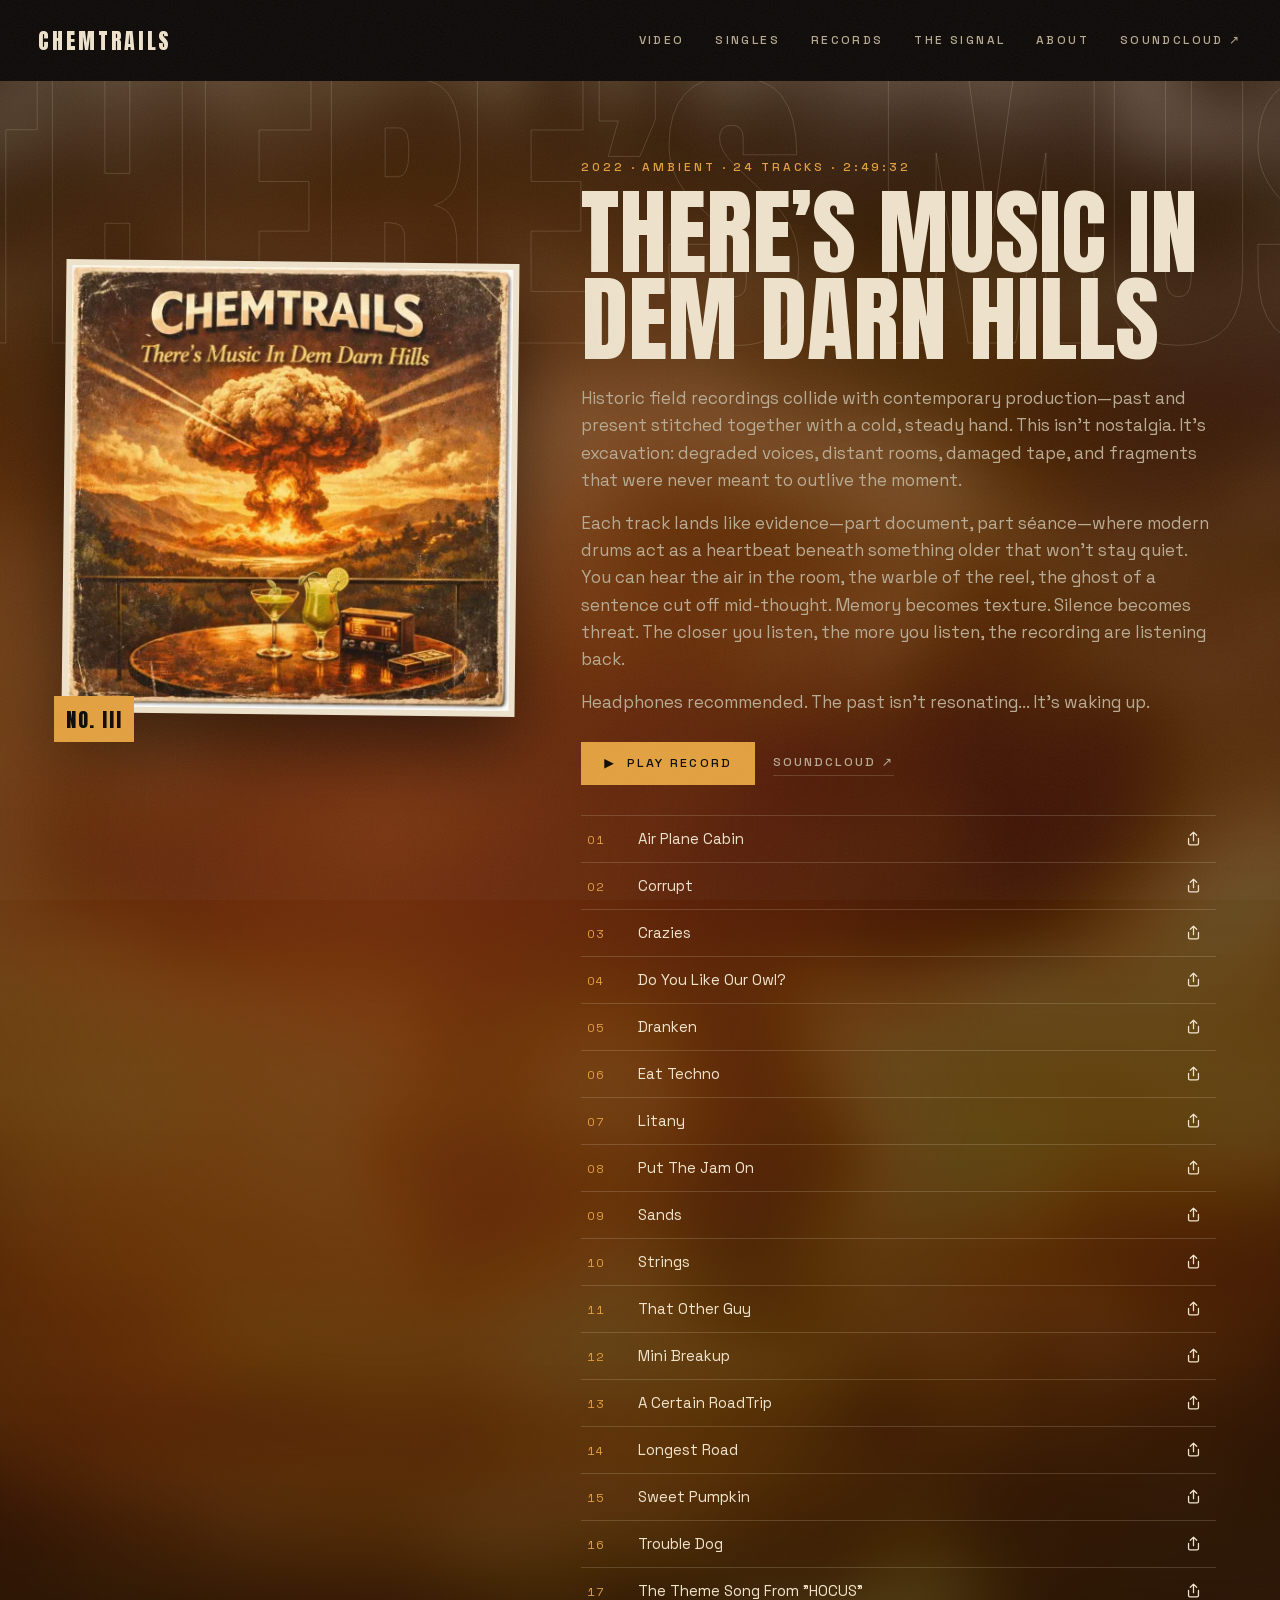
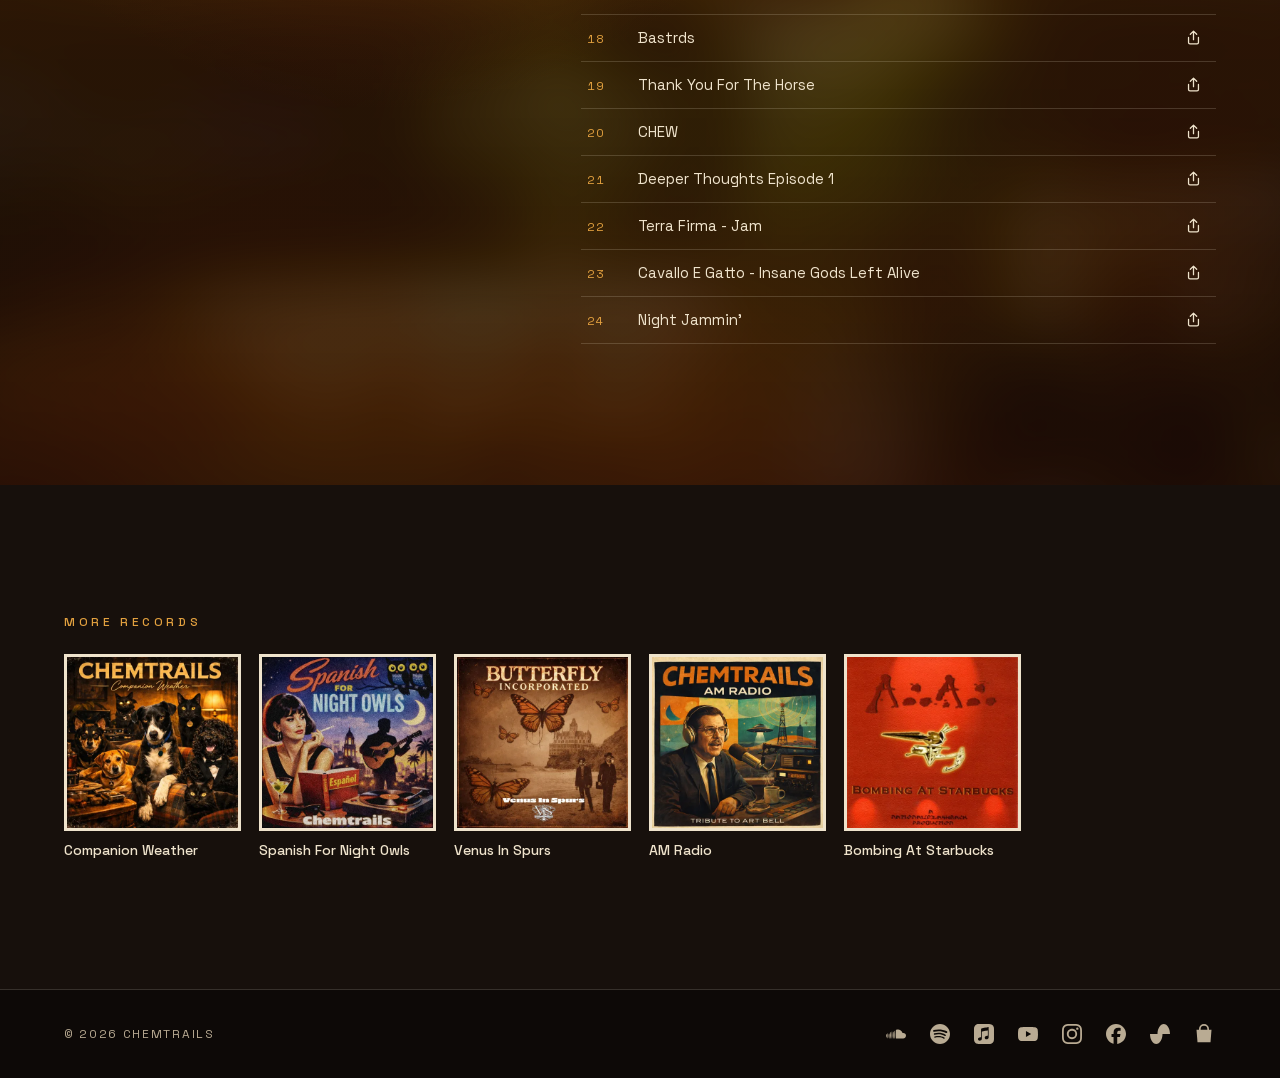
<file: records/theres-music-in-dem-darn-hills/index.html>
<!DOCTYPE html>
<html lang="en">
<head>
  <meta charset="UTF-8">
  <meta name="viewport" content="width=device-width, initial-scale=1.0">
  <title>There’s Music In Dem Darn Hills — Chemtrails (24 tracks)</title>
  <meta name="description" content="Historic field recordings collide with contemporary production—past and present stitched together with a cold, steady hand.  This isn’t nostalgia.">
  <link rel="canonical" href="https://www.chemtrails-music.com/records/theres-music-in-dem-darn-hills/">
  <meta property="og:site_name" content="Chemtrails">
  <meta property="og:title" content="There’s Music In Dem Darn Hills — Chemtrails (24 tracks)">
  <meta property="og:description" content="Historic field recordings collide with contemporary production—past and present stitched together with a cold, steady hand.  This isn’t nostalgia.">
  <meta property="og:image" content="https://www.chemtrails-music.com/assets/og-image.jpeg">
  <meta property="og:image:width" content="1200">
  <meta property="og:image:height" content="630">
  <meta property="og:url" content="https://www.chemtrails-music.com/records/theres-music-in-dem-darn-hills/">
  <meta property="og:type" content="music.album">
  <meta property="og:locale" content="en_US">
  <meta name="twitter:card" content="summary_large_image">
  <meta name="twitter:title" content="There’s Music In Dem Darn Hills — Chemtrails (24 tracks)">
  <meta name="twitter:description" content="Historic field recordings collide with contemporary production—past and present stitched together with a cold, steady hand.  This isn’t nostalgia.">
  <meta name="twitter:image" content="https://www.chemtrails-music.com/assets/og-image.jpeg">
  <meta name="theme-color" content="#0d0907">
  <script type="application/ld+json">{"@context":"https://schema.org","@graph":[{"@type":"MusicAlbum","name":"There’s Music In Dem Darn Hills","url":"https://www.chemtrails-music.com/records/theres-music-in-dem-darn-hills/","image":"https://www.chemtrails-music.com/assets/records/theres-music-in-dem-darn-hills.webp","byArtist":{"@type":"MusicGroup","@id":"https://www.chemtrails-music.com/#band","name":"Chemtrails","url":"https://www.chemtrails-music.com/"},"numTracks":24,"genre":"Ambient","datePublished":"2022","sameAs":"https://soundcloud.com/chemtrails/sets/theres-music-in-dem-darn-hills","track":{"@type":"ItemList","itemListElement":[{"@type":"MusicRecording","position":1,"name":"Air Plane Cabin","url":"https://soundcloud.com/chemtrails/air-plane-cabin20","byArtist":{"@type":"MusicGroup","@id":"https://www.chemtrails-music.com/#band","name":"Chemtrails","url":"https://www.chemtrails-music.com/"}},{"@type":"MusicRecording","position":2,"name":"Corrupt","url":"https://soundcloud.com/chemtrails/corrupt","byArtist":{"@type":"MusicGroup","@id":"https://www.chemtrails-music.com/#band","name":"Chemtrails","url":"https://www.chemtrails-music.com/"}},{"@type":"MusicRecording","position":3,"name":"Crazies","url":"https://soundcloud.com/chemtrails/crazies","byArtist":{"@type":"MusicGroup","@id":"https://www.chemtrails-music.com/#band","name":"Chemtrails","url":"https://www.chemtrails-music.com/"}},{"@type":"MusicRecording","position":4,"name":"Do You Like Our Owl?","url":"https://soundcloud.com/chemtrails/do-you-like-our-owl","byArtist":{"@type":"MusicGroup","@id":"https://www.chemtrails-music.com/#band","name":"Chemtrails","url":"https://www.chemtrails-music.com/"}},{"@type":"MusicRecording","position":5,"name":"Dranken","url":"https://soundcloud.com/chemtrails/dranken","byArtist":{"@type":"MusicGroup","@id":"https://www.chemtrails-music.com/#band","name":"Chemtrails","url":"https://www.chemtrails-music.com/"}},{"@type":"MusicRecording","position":6,"name":"Eat Techno","url":"https://soundcloud.com/chemtrails/eat-techno","byArtist":{"@type":"MusicGroup","@id":"https://www.chemtrails-music.com/#band","name":"Chemtrails","url":"https://www.chemtrails-music.com/"}},{"@type":"MusicRecording","position":7,"name":"Litany","url":"https://soundcloud.com/chemtrails/litany","byArtist":{"@type":"MusicGroup","@id":"https://www.chemtrails-music.com/#band","name":"Chemtrails","url":"https://www.chemtrails-music.com/"}},{"@type":"MusicRecording","position":8,"name":"Put The Jam On","url":"https://soundcloud.com/chemtrails/put-the-jam-on","byArtist":{"@type":"MusicGroup","@id":"https://www.chemtrails-music.com/#band","name":"Chemtrails","url":"https://www.chemtrails-music.com/"}},{"@type":"MusicRecording","position":9,"name":"Sands","url":"https://soundcloud.com/chemtrails/sands","byArtist":{"@type":"MusicGroup","@id":"https://www.chemtrails-music.com/#band","name":"Chemtrails","url":"https://www.chemtrails-music.com/"}},{"@type":"MusicRecording","position":10,"name":"Strings","url":"https://soundcloud.com/chemtrails/strings","byArtist":{"@type":"MusicGroup","@id":"https://www.chemtrails-music.com/#band","name":"Chemtrails","url":"https://www.chemtrails-music.com/"}},{"@type":"MusicRecording","position":11,"name":"That Other Guy","url":"https://soundcloud.com/chemtrails/that-other-guy","byArtist":{"@type":"MusicGroup","@id":"https://www.chemtrails-music.com/#band","name":"Chemtrails","url":"https://www.chemtrails-music.com/"}},{"@type":"MusicRecording","position":12,"name":"Mini Breakup","url":"https://soundcloud.com/chemtrails/01-mini-breakup","byArtist":{"@type":"MusicGroup","@id":"https://www.chemtrails-music.com/#band","name":"Chemtrails","url":"https://www.chemtrails-music.com/"}},{"@type":"MusicRecording","position":13,"name":"A Certain RoadTrip","url":"https://soundcloud.com/chemtrails/acertainroadtrip","byArtist":{"@type":"MusicGroup","@id":"https://www.chemtrails-music.com/#band","name":"Chemtrails","url":"https://www.chemtrails-music.com/"}},{"@type":"MusicRecording","position":14,"name":"Longest Road","url":"https://soundcloud.com/chemtrails/longroad","byArtist":{"@type":"MusicGroup","@id":"https://www.chemtrails-music.com/#band","name":"Chemtrails","url":"https://www.chemtrails-music.com/"}},{"@type":"MusicRecording","position":15,"name":"Sweet Pumpkin","url":"https://soundcloud.com/chemtrails/sweetpumpkinbucket","byArtist":{"@type":"MusicGroup","@id":"https://www.chemtrails-music.com/#band","name":"Chemtrails","url":"https://www.chemtrails-music.com/"}},{"@type":"MusicRecording","position":16,"name":"Trouble Dog","url":"https://soundcloud.com/chemtrails/troubledawg","byArtist":{"@type":"MusicGroup","@id":"https://www.chemtrails-music.com/#band","name":"Chemtrails","url":"https://www.chemtrails-music.com/"}},{"@type":"MusicRecording","position":17,"name":"The Theme Song From \"HOCUS\"","url":"https://soundcloud.com/chemtrails/hocus-theme-song","byArtist":{"@type":"MusicGroup","@id":"https://www.chemtrails-music.com/#band","name":"Chemtrails","url":"https://www.chemtrails-music.com/"}},{"@type":"MusicRecording","position":18,"name":"Bastrds","url":"https://soundcloud.com/chemtrails/bstrds","byArtist":{"@type":"MusicGroup","@id":"https://www.chemtrails-music.com/#band","name":"Chemtrails","url":"https://www.chemtrails-music.com/"}},{"@type":"MusicRecording","position":19,"name":"Thank You For The Horse","url":"https://soundcloud.com/chemtrails/sailing-with-a-horse-again","byArtist":{"@type":"MusicGroup","@id":"https://www.chemtrails-music.com/#band","name":"Chemtrails","url":"https://www.chemtrails-music.com/"}},{"@type":"MusicRecording","position":20,"name":"CHEW","url":"https://soundcloud.com/chemtrails/chew","byArtist":{"@type":"MusicGroup","@id":"https://www.chemtrails-music.com/#band","name":"Chemtrails","url":"https://www.chemtrails-music.com/"}},{"@type":"MusicRecording","position":21,"name":"Deeper Thoughts Episode 1","url":"https://soundcloud.com/chemtrails/deeper-thoughts-episode-1","byArtist":{"@type":"MusicGroup","@id":"https://www.chemtrails-music.com/#band","name":"Chemtrails","url":"https://www.chemtrails-music.com/"}},{"@type":"MusicRecording","position":22,"name":"Terra Firma - Jam","url":"https://soundcloud.com/chemtrails/terra-firma-jam2","byArtist":{"@type":"MusicGroup","@id":"https://www.chemtrails-music.com/#band","name":"Chemtrails","url":"https://www.chemtrails-music.com/"}},{"@type":"MusicRecording","position":23,"name":"Cavallo E Gatto - Insane Gods Left Alive","url":"https://soundcloud.com/chemtrails/cavallo-e-gatto-insane-gods-left-alive","byArtist":{"@type":"MusicGroup","@id":"https://www.chemtrails-music.com/#band","name":"Chemtrails","url":"https://www.chemtrails-music.com/"}},{"@type":"MusicRecording","position":24,"name":"Night Jammin'","url":"https://soundcloud.com/chemtrails/recording-9","byArtist":{"@type":"MusicGroup","@id":"https://www.chemtrails-music.com/#band","name":"Chemtrails","url":"https://www.chemtrails-music.com/"}}]}},{"@type":"BreadcrumbList","itemListElement":[{"@type":"ListItem","position":1,"name":"Chemtrails","item":"https://www.chemtrails-music.com/"},{"@type":"ListItem","position":2,"name":"There’s Music In Dem Darn Hills","item":"https://www.chemtrails-music.com/records/theres-music-in-dem-darn-hills/"}]}]}</script>
  <script async src="https://www.googletagmanager.com/gtag/js?id=G-CT6DLJGNE0"></script>
  <script>window.dataLayer=window.dataLayer||[];function gtag(){dataLayer.push(arguments)}gtag('js',new Date());gtag('config','G-CT6DLJGNE0');</script>
  <link rel="icon" href="/assets/favicon.png" type="image/png">
  <link rel="apple-touch-icon" href="/assets/apple-touch-icon.png">
  <link rel="preload" href="/assets/fonts/anton-latin.woff2" as="font" type="font/woff2" crossorigin>
  <link rel="preload" href="/assets/fonts/space-grotesk-latin.woff2" as="font" type="font/woff2" crossorigin>
  <link rel="stylesheet" href="/style.css?v=3c34d88a">
</head>
<body>
  <div class="grain" aria-hidden="true"></div>
  <nav class="nav">
    <a href="/" class="nav-logo">CHEMTRAILS</a>
    <div class="nav-links">
      <a href="/#video">Video</a>
      <a href="/#singles">Singles</a>
      <a href="/#records">Records</a>
      <a href="/#signal">The Signal</a>
      <a href="/#about">About</a>
      <a href="https://soundcloud.com/chemtrails" target="_blank" rel="noopener">SoundCloud ↗</a>
    </div>
  </nav>

  <main class="record-page">
<article class="rec rec--page" id="theres-music-in-dem-darn-hills" data-rec="theres-music-in-dem-darn-hills" data-sc="https://soundcloud.com/chemtrails/sets/theres-music-in-dem-darn-hills" data-title="There’s Music In Dem Darn Hills" data-art="/assets/records/theres-music-in-dem-darn-hills-thumb.webp" style="--wash:#8a3c12">
  <div class="rec-bg" style="background-image:url(/assets/records/theres-music-in-dem-darn-hills-wash.webp)" aria-hidden="true"></div>
  <div class="rec-ghost" aria-hidden="true">There’s Music In Dem Darn Hills</div>
  <div class="rec-inner">
    <div class="rec-poster">
      <img src="/assets/records/theres-music-in-dem-darn-hills-thumb.webp" srcset="/assets/records/theres-music-in-dem-darn-hills-thumb.webp 480w, /assets/records/theres-music-in-dem-darn-hills.webp 1200w" sizes="(max-width: 900px) 80vw, 440px" width="480" height="480" alt="There’s Music In Dem Darn Hills album cover art by Chemtrails" fetchpriority="high" decoding="async">
      <span class="rec-no">No.&nbsp;III</span>
    </div>
    <div class="rec-body">
      <p class="rec-meta">2022 · Ambient · 24 tracks · 2:49:32</p>
      <h1 class="rec-title">There’s Music In Dem Darn Hills</h1>
      
      <div class="rec-notes"><p>Historic field recordings collide with contemporary production—past and present stitched together with a cold, steady hand. This isn’t nostalgia. It’s excavation: degraded voices, distant rooms, damaged tape, and fragments that were never meant to outlive the moment.</p><p>Each track lands like evidence—part document, part séance—where modern drums act as a heartbeat beneath something older that won’t stay quiet. You can hear the air in the room, the warble of the reel, the ghost of a sentence cut off mid-thought. Memory becomes texture. Silence becomes threat. The closer you listen, the more you listen, the recording are listening back.</p><p>Headphones recommended.  The past isn’t resonating... It’s waking up.</p></div>
      <div class="rec-actions">
        <button type="button" class="btn btn-solid" data-play-rec>▶&nbsp;&nbsp;Play record</button>
        
        <a class="btn-link" href="https://soundcloud.com/chemtrails/sets/theres-music-in-dem-darn-hills" target="_blank" rel="noopener" data-ev="soundcloud_click">SoundCloud ↗</a>
      </div>
      <ol class="tracks"><li><button type="button" data-i="0"><span class="n">01</span><span class="t">Air Plane Cabin</span><span class="d"></span></button><button type="button" class="share" data-share="https://soundcloud.com/chemtrails/air-plane-cabin20" data-title="Air Plane Cabin" aria-label="Share Air Plane Cabin" title="Share"><svg viewBox="0 0 24 24" aria-hidden="true"><path d="M12 3v12M7.5 7.5 12 3l4.5 4.5M5 12v7a2 2 0 0 0 2 2h10a2 2 0 0 0 2-2v-7" fill="none" stroke="currentColor" stroke-width="1.8" stroke-linecap="round" stroke-linejoin="round"/></svg></button></li><li><button type="button" data-i="1"><span class="n">02</span><span class="t">Corrupt</span><span class="d"></span></button><button type="button" class="share" data-share="https://soundcloud.com/chemtrails/corrupt" data-title="Corrupt" aria-label="Share Corrupt" title="Share"><svg viewBox="0 0 24 24" aria-hidden="true"><path d="M12 3v12M7.5 7.5 12 3l4.5 4.5M5 12v7a2 2 0 0 0 2 2h10a2 2 0 0 0 2-2v-7" fill="none" stroke="currentColor" stroke-width="1.8" stroke-linecap="round" stroke-linejoin="round"/></svg></button></li><li><button type="button" data-i="2"><span class="n">03</span><span class="t">Crazies</span><span class="d"></span></button><button type="button" class="share" data-share="https://soundcloud.com/chemtrails/crazies" data-title="Crazies" aria-label="Share Crazies" title="Share"><svg viewBox="0 0 24 24" aria-hidden="true"><path d="M12 3v12M7.5 7.5 12 3l4.5 4.5M5 12v7a2 2 0 0 0 2 2h10a2 2 0 0 0 2-2v-7" fill="none" stroke="currentColor" stroke-width="1.8" stroke-linecap="round" stroke-linejoin="round"/></svg></button></li><li><button type="button" data-i="3"><span class="n">04</span><span class="t">Do You Like Our Owl?</span><span class="d"></span></button><button type="button" class="share" data-share="https://soundcloud.com/chemtrails/do-you-like-our-owl" data-title="Do You Like Our Owl?" aria-label="Share Do You Like Our Owl?" title="Share"><svg viewBox="0 0 24 24" aria-hidden="true"><path d="M12 3v12M7.5 7.5 12 3l4.5 4.5M5 12v7a2 2 0 0 0 2 2h10a2 2 0 0 0 2-2v-7" fill="none" stroke="currentColor" stroke-width="1.8" stroke-linecap="round" stroke-linejoin="round"/></svg></button></li><li><button type="button" data-i="4"><span class="n">05</span><span class="t">Dranken</span><span class="d"></span></button><button type="button" class="share" data-share="https://soundcloud.com/chemtrails/dranken" data-title="Dranken" aria-label="Share Dranken" title="Share"><svg viewBox="0 0 24 24" aria-hidden="true"><path d="M12 3v12M7.5 7.5 12 3l4.5 4.5M5 12v7a2 2 0 0 0 2 2h10a2 2 0 0 0 2-2v-7" fill="none" stroke="currentColor" stroke-width="1.8" stroke-linecap="round" stroke-linejoin="round"/></svg></button></li><li><button type="button" data-i="5"><span class="n">06</span><span class="t">Eat Techno</span><span class="d"></span></button><button type="button" class="share" data-share="https://soundcloud.com/chemtrails/eat-techno" data-title="Eat Techno" aria-label="Share Eat Techno" title="Share"><svg viewBox="0 0 24 24" aria-hidden="true"><path d="M12 3v12M7.5 7.5 12 3l4.5 4.5M5 12v7a2 2 0 0 0 2 2h10a2 2 0 0 0 2-2v-7" fill="none" stroke="currentColor" stroke-width="1.8" stroke-linecap="round" stroke-linejoin="round"/></svg></button></li><li><button type="button" data-i="6"><span class="n">07</span><span class="t">Litany</span><span class="d"></span></button><button type="button" class="share" data-share="https://soundcloud.com/chemtrails/litany" data-title="Litany" aria-label="Share Litany" title="Share"><svg viewBox="0 0 24 24" aria-hidden="true"><path d="M12 3v12M7.5 7.5 12 3l4.5 4.5M5 12v7a2 2 0 0 0 2 2h10a2 2 0 0 0 2-2v-7" fill="none" stroke="currentColor" stroke-width="1.8" stroke-linecap="round" stroke-linejoin="round"/></svg></button></li><li><button type="button" data-i="7"><span class="n">08</span><span class="t">Put The Jam On</span><span class="d"></span></button><button type="button" class="share" data-share="https://soundcloud.com/chemtrails/put-the-jam-on" data-title="Put The Jam On" aria-label="Share Put The Jam On" title="Share"><svg viewBox="0 0 24 24" aria-hidden="true"><path d="M12 3v12M7.5 7.5 12 3l4.5 4.5M5 12v7a2 2 0 0 0 2 2h10a2 2 0 0 0 2-2v-7" fill="none" stroke="currentColor" stroke-width="1.8" stroke-linecap="round" stroke-linejoin="round"/></svg></button></li><li><button type="button" data-i="8"><span class="n">09</span><span class="t">Sands</span><span class="d"></span></button><button type="button" class="share" data-share="https://soundcloud.com/chemtrails/sands" data-title="Sands" aria-label="Share Sands" title="Share"><svg viewBox="0 0 24 24" aria-hidden="true"><path d="M12 3v12M7.5 7.5 12 3l4.5 4.5M5 12v7a2 2 0 0 0 2 2h10a2 2 0 0 0 2-2v-7" fill="none" stroke="currentColor" stroke-width="1.8" stroke-linecap="round" stroke-linejoin="round"/></svg></button></li><li><button type="button" data-i="9"><span class="n">10</span><span class="t">Strings</span><span class="d"></span></button><button type="button" class="share" data-share="https://soundcloud.com/chemtrails/strings" data-title="Strings" aria-label="Share Strings" title="Share"><svg viewBox="0 0 24 24" aria-hidden="true"><path d="M12 3v12M7.5 7.5 12 3l4.5 4.5M5 12v7a2 2 0 0 0 2 2h10a2 2 0 0 0 2-2v-7" fill="none" stroke="currentColor" stroke-width="1.8" stroke-linecap="round" stroke-linejoin="round"/></svg></button></li><li><button type="button" data-i="10"><span class="n">11</span><span class="t">That Other Guy</span><span class="d"></span></button><button type="button" class="share" data-share="https://soundcloud.com/chemtrails/that-other-guy" data-title="That Other Guy" aria-label="Share That Other Guy" title="Share"><svg viewBox="0 0 24 24" aria-hidden="true"><path d="M12 3v12M7.5 7.5 12 3l4.5 4.5M5 12v7a2 2 0 0 0 2 2h10a2 2 0 0 0 2-2v-7" fill="none" stroke="currentColor" stroke-width="1.8" stroke-linecap="round" stroke-linejoin="round"/></svg></button></li><li><button type="button" data-i="11"><span class="n">12</span><span class="t">Mini Breakup</span><span class="d"></span></button><button type="button" class="share" data-share="https://soundcloud.com/chemtrails/01-mini-breakup" data-title="Mini Breakup" aria-label="Share Mini Breakup" title="Share"><svg viewBox="0 0 24 24" aria-hidden="true"><path d="M12 3v12M7.5 7.5 12 3l4.5 4.5M5 12v7a2 2 0 0 0 2 2h10a2 2 0 0 0 2-2v-7" fill="none" stroke="currentColor" stroke-width="1.8" stroke-linecap="round" stroke-linejoin="round"/></svg></button></li><li><button type="button" data-i="12"><span class="n">13</span><span class="t">A Certain RoadTrip</span><span class="d"></span></button><button type="button" class="share" data-share="https://soundcloud.com/chemtrails/acertainroadtrip" data-title="A Certain RoadTrip" aria-label="Share A Certain RoadTrip" title="Share"><svg viewBox="0 0 24 24" aria-hidden="true"><path d="M12 3v12M7.5 7.5 12 3l4.5 4.5M5 12v7a2 2 0 0 0 2 2h10a2 2 0 0 0 2-2v-7" fill="none" stroke="currentColor" stroke-width="1.8" stroke-linecap="round" stroke-linejoin="round"/></svg></button></li><li><button type="button" data-i="13"><span class="n">14</span><span class="t">Longest Road</span><span class="d"></span></button><button type="button" class="share" data-share="https://soundcloud.com/chemtrails/longroad" data-title="Longest Road" aria-label="Share Longest Road" title="Share"><svg viewBox="0 0 24 24" aria-hidden="true"><path d="M12 3v12M7.5 7.5 12 3l4.5 4.5M5 12v7a2 2 0 0 0 2 2h10a2 2 0 0 0 2-2v-7" fill="none" stroke="currentColor" stroke-width="1.8" stroke-linecap="round" stroke-linejoin="round"/></svg></button></li><li><button type="button" data-i="14"><span class="n">15</span><span class="t">Sweet Pumpkin</span><span class="d"></span></button><button type="button" class="share" data-share="https://soundcloud.com/chemtrails/sweetpumpkinbucket" data-title="Sweet Pumpkin" aria-label="Share Sweet Pumpkin" title="Share"><svg viewBox="0 0 24 24" aria-hidden="true"><path d="M12 3v12M7.5 7.5 12 3l4.5 4.5M5 12v7a2 2 0 0 0 2 2h10a2 2 0 0 0 2-2v-7" fill="none" stroke="currentColor" stroke-width="1.8" stroke-linecap="round" stroke-linejoin="round"/></svg></button></li><li><button type="button" data-i="15"><span class="n">16</span><span class="t">Trouble Dog</span><span class="d"></span></button><button type="button" class="share" data-share="https://soundcloud.com/chemtrails/troubledawg" data-title="Trouble Dog" aria-label="Share Trouble Dog" title="Share"><svg viewBox="0 0 24 24" aria-hidden="true"><path d="M12 3v12M7.5 7.5 12 3l4.5 4.5M5 12v7a2 2 0 0 0 2 2h10a2 2 0 0 0 2-2v-7" fill="none" stroke="currentColor" stroke-width="1.8" stroke-linecap="round" stroke-linejoin="round"/></svg></button></li><li><button type="button" data-i="16"><span class="n">17</span><span class="t">The Theme Song From &quot;HOCUS&quot;</span><span class="d"></span></button><button type="button" class="share" data-share="https://soundcloud.com/chemtrails/hocus-theme-song" data-title="The Theme Song From &quot;HOCUS&quot;" aria-label="Share The Theme Song From &quot;HOCUS&quot;" title="Share"><svg viewBox="0 0 24 24" aria-hidden="true"><path d="M12 3v12M7.5 7.5 12 3l4.5 4.5M5 12v7a2 2 0 0 0 2 2h10a2 2 0 0 0 2-2v-7" fill="none" stroke="currentColor" stroke-width="1.8" stroke-linecap="round" stroke-linejoin="round"/></svg></button></li><li><button type="button" data-i="17"><span class="n">18</span><span class="t">Bastrds</span><span class="d"></span></button><button type="button" class="share" data-share="https://soundcloud.com/chemtrails/bstrds" data-title="Bastrds" aria-label="Share Bastrds" title="Share"><svg viewBox="0 0 24 24" aria-hidden="true"><path d="M12 3v12M7.5 7.5 12 3l4.5 4.5M5 12v7a2 2 0 0 0 2 2h10a2 2 0 0 0 2-2v-7" fill="none" stroke="currentColor" stroke-width="1.8" stroke-linecap="round" stroke-linejoin="round"/></svg></button></li><li><button type="button" data-i="18"><span class="n">19</span><span class="t">Thank You For The Horse</span><span class="d"></span></button><button type="button" class="share" data-share="https://soundcloud.com/chemtrails/sailing-with-a-horse-again" data-title="Thank You For The Horse" aria-label="Share Thank You For The Horse" title="Share"><svg viewBox="0 0 24 24" aria-hidden="true"><path d="M12 3v12M7.5 7.5 12 3l4.5 4.5M5 12v7a2 2 0 0 0 2 2h10a2 2 0 0 0 2-2v-7" fill="none" stroke="currentColor" stroke-width="1.8" stroke-linecap="round" stroke-linejoin="round"/></svg></button></li><li><button type="button" data-i="19"><span class="n">20</span><span class="t">CHEW</span><span class="d"></span></button><button type="button" class="share" data-share="https://soundcloud.com/chemtrails/chew" data-title="CHEW" aria-label="Share CHEW" title="Share"><svg viewBox="0 0 24 24" aria-hidden="true"><path d="M12 3v12M7.5 7.5 12 3l4.5 4.5M5 12v7a2 2 0 0 0 2 2h10a2 2 0 0 0 2-2v-7" fill="none" stroke="currentColor" stroke-width="1.8" stroke-linecap="round" stroke-linejoin="round"/></svg></button></li><li><button type="button" data-i="20"><span class="n">21</span><span class="t">Deeper Thoughts Episode 1</span><span class="d"></span></button><button type="button" class="share" data-share="https://soundcloud.com/chemtrails/deeper-thoughts-episode-1" data-title="Deeper Thoughts Episode 1" aria-label="Share Deeper Thoughts Episode 1" title="Share"><svg viewBox="0 0 24 24" aria-hidden="true"><path d="M12 3v12M7.5 7.5 12 3l4.5 4.5M5 12v7a2 2 0 0 0 2 2h10a2 2 0 0 0 2-2v-7" fill="none" stroke="currentColor" stroke-width="1.8" stroke-linecap="round" stroke-linejoin="round"/></svg></button></li><li><button type="button" data-i="21"><span class="n">22</span><span class="t">Terra Firma - Jam</span><span class="d"></span></button><button type="button" class="share" data-share="https://soundcloud.com/chemtrails/terra-firma-jam2" data-title="Terra Firma - Jam" aria-label="Share Terra Firma - Jam" title="Share"><svg viewBox="0 0 24 24" aria-hidden="true"><path d="M12 3v12M7.5 7.5 12 3l4.5 4.5M5 12v7a2 2 0 0 0 2 2h10a2 2 0 0 0 2-2v-7" fill="none" stroke="currentColor" stroke-width="1.8" stroke-linecap="round" stroke-linejoin="round"/></svg></button></li><li><button type="button" data-i="22"><span class="n">23</span><span class="t">Cavallo E Gatto - Insane Gods Left Alive</span><span class="d"></span></button><button type="button" class="share" data-share="https://soundcloud.com/chemtrails/cavallo-e-gatto-insane-gods-left-alive" data-title="Cavallo E Gatto - Insane Gods Left Alive" aria-label="Share Cavallo E Gatto - Insane Gods Left Alive" title="Share"><svg viewBox="0 0 24 24" aria-hidden="true"><path d="M12 3v12M7.5 7.5 12 3l4.5 4.5M5 12v7a2 2 0 0 0 2 2h10a2 2 0 0 0 2-2v-7" fill="none" stroke="currentColor" stroke-width="1.8" stroke-linecap="round" stroke-linejoin="round"/></svg></button></li><li><button type="button" data-i="23"><span class="n">24</span><span class="t">Night Jammin'</span><span class="d"></span></button><button type="button" class="share" data-share="https://soundcloud.com/chemtrails/recording-9" data-title="Night Jammin'" aria-label="Share Night Jammin'" title="Share"><svg viewBox="0 0 24 24" aria-hidden="true"><path d="M12 3v12M7.5 7.5 12 3l4.5 4.5M5 12v7a2 2 0 0 0 2 2h10a2 2 0 0 0 2-2v-7" fill="none" stroke="currentColor" stroke-width="1.8" stroke-linecap="round" stroke-linejoin="round"/></svg></button></li></ol>
    </div>
  </div>
</article>
    <section class="section more-records"><p class="kicker">More records</p><div class="more-grid"><a href="/records/companion-weather/"><img src="/assets/records/companion-weather-thumb.webp" alt="" width="480" height="480" loading="lazy" decoding="async"><span>Companion Weather</span></a><a href="/records/spanish-for-night-owls/"><img src="/assets/records/spanish-for-night-owls-thumb.webp" alt="" width="480" height="480" loading="lazy" decoding="async"><span>Spanish For Night Owls</span></a><a href="/records/venus-in-spurs/"><img src="/assets/records/venus-in-spurs-thumb.webp" alt="" width="480" height="480" loading="lazy" decoding="async"><span>Venus In Spurs</span></a><a href="/records/am-radio/"><img src="/assets/records/am-radio-thumb.webp" alt="" width="480" height="480" loading="lazy" decoding="async"><span>AM Radio</span></a><a href="/records/bombing-at-starbucks/"><img src="/assets/records/bombing-at-starbucks-thumb.webp" alt="" width="480" height="480" loading="lazy" decoding="async"><span>Bombing At Starbucks</span></a></div></section>
  </main>
  <footer class="footer">
    <span>© 2026 Chemtrails</span>
    <div class="footer-links">
      <a href="https://soundcloud.com/chemtrails" target="_blank" rel="noopener" aria-label="SoundCloud" title="SoundCloud"><svg viewBox="0 0 24 24" width="20" height="20" fill="currentColor" aria-hidden="true"><path d="M23.999 14.165c-.052 1.796-1.612 3.169-3.4 3.169h-8.18a.68.68 0 0 1-.675-.683V7.862a.747.747 0 0 1 .452-.724s.75-.513 2.333-.513a5.364 5.364 0 0 1 2.763.755 5.433 5.433 0 0 1 2.57 3.54c.282-.08.574-.121.868-.12.884 0 1.73.358 2.347.992s.948 1.49.922 2.373ZM10.721 8.421c.247 2.98.427 5.697 0 8.672a.264.264 0 0 1-.53 0c-.395-2.946-.22-5.718 0-8.672a.264.264 0 0 1 .53 0ZM9.072 9.448c.285 2.659.37 4.986-.006 7.655a.277.277 0 0 1-.55 0c-.331-2.63-.256-5.02 0-7.655a.277.277 0 0 1 .556 0Zm-1.663-.257c.27 2.726.39 5.171 0 7.904a.266.266 0 0 1-.532 0c-.38-2.69-.257-5.21 0-7.904a.266.266 0 0 1 .532 0Zm-1.647.77a26.108 26.108 0 0 1-.008 7.147.272.272 0 0 1-.542 0 27.955 27.955 0 0 1 0-7.147.275.275 0 0 1 .55 0Zm-1.67 1.769c.421 1.865.228 3.5-.029 5.388a.257.257 0 0 1-.514 0c-.21-1.858-.398-3.549 0-5.389a.272.272 0 0 1 .543 0Zm-1.655-.273c.388 1.897.26 3.508-.01 5.412-.026.28-.514.283-.54 0-.244-1.878-.347-3.54-.01-5.412a.283.283 0 0 1 .56 0Zm-1.668.911c.4 1.268.257 2.292-.026 3.572a.257.257 0 0 1-.514 0c-.241-1.262-.354-2.312-.023-3.572a.283.283 0 0 1 .563 0Z"/></svg></a>
      <a href="https://open.spotify.com/artist/64kqKKXxzd2POSCzFz4utw" target="_blank" rel="noopener" aria-label="Spotify" title="Spotify"><svg viewBox="0 0 24 24" width="20" height="20" fill="currentColor" aria-hidden="true"><path d="M12 0C5.4 0 0 5.4 0 12s5.4 12 12 12 12-5.4 12-12S18.66 0 12 0zm5.521 17.34c-.24.359-.66.48-1.021.24-2.82-1.74-6.36-2.101-10.561-1.141-.418.122-.779-.179-.899-.539-.12-.421.18-.78.54-.9 4.56-1.021 8.52-.6 11.64 1.32.42.18.479.659.301 1.02zm1.44-3.3c-.301.42-.841.6-1.262.3-3.239-1.98-8.159-2.58-11.939-1.38-.479.12-1.02-.12-1.14-.6-.12-.48.12-1.021.6-1.141C9.6 9.9 15 10.561 18.72 12.84c.361.181.54.78.241 1.2zm.12-3.36C15.24 8.4 8.82 8.16 5.16 9.301c-.6.179-1.2-.181-1.38-.721-.18-.601.18-1.2.72-1.381 4.26-1.26 11.28-1.02 15.721 1.621.539.3.719 1.02.419 1.56-.299.421-1.02.599-1.559.3z"/></svg></a>
      <a href="https://music.apple.com/us/artist/chemtrails/404715979" target="_blank" rel="noopener" aria-label="Apple Music" title="Apple Music"><svg viewBox="0 0 24 24" width="20" height="20" fill="currentColor" aria-hidden="true"><path d="M23.994 6.124a9.23 9.23 0 00-.24-2.19c-.317-1.31-1.062-2.31-2.18-3.043a5.022 5.022 0 00-1.877-.726 10.496 10.496 0 00-1.564-.15c-.04-.003-.083-.01-.124-.013H5.986c-.152.01-.303.017-.455.026-.747.043-1.49.123-2.193.4-1.336.53-2.3 1.452-2.865 2.78-.192.448-.292.925-.363 1.408-.056.392-.088.785-.1 1.18 0 .032-.007.062-.01.093v12.223c.01.14.017.283.027.424.05.815.154 1.624.497 2.373.65 1.42 1.738 2.353 3.234 2.801.42.127.856.187 1.293.228.555.053 1.11.06 1.667.06h11.03a12.5 12.5 0 001.57-.1c.822-.106 1.596-.35 2.295-.81a5.046 5.046 0 001.88-2.207c.186-.42.293-.87.37-1.324.113-.675.138-1.358.137-2.04-.002-3.8 0-7.595-.003-11.393zm-6.423 3.99v5.712c0 .417-.058.827-.244 1.206-.29.59-.76.962-1.388 1.14-.35.1-.706.157-1.07.173-.95.045-1.773-.6-1.943-1.536a1.88 1.88 0 011.038-2.022c.323-.16.67-.25 1.018-.324.378-.082.758-.153 1.134-.24.274-.063.457-.23.51-.516a.904.904 0 00.02-.193c0-1.815 0-3.63-.002-5.443a.725.725 0 00-.026-.185c-.04-.15-.15-.243-.304-.234-.16.01-.318.035-.475.066-.76.15-1.52.303-2.28.456l-2.325.47-1.374.278c-.016.003-.032.01-.048.013-.277.077-.377.203-.39.49-.002.042 0 .086 0 .13-.002 2.602 0 5.204-.003 7.805 0 .42-.047.836-.215 1.227-.278.64-.77 1.04-1.434 1.233-.35.1-.71.16-1.075.172-.96.036-1.755-.6-1.92-1.544-.14-.812.23-1.685 1.154-2.075.357-.15.73-.232 1.108-.31.287-.06.575-.116.86-.177.383-.083.583-.323.6-.714v-.15c0-2.96 0-5.922.002-8.882 0-.123.013-.25.042-.37.07-.285.273-.448.546-.518.255-.066.515-.112.774-.165.733-.15 1.466-.296 2.2-.444l2.27-.46c.67-.134 1.34-.27 2.01-.403.22-.043.442-.088.663-.106.31-.025.523.17.554.482.008.073.012.148.012.223.002 1.91.002 3.822 0 5.732z"/></svg></a>
      <a href="https://www.youtube.com/channel/UCBp1ER64T6_AvGpECk63Z6g" target="_blank" rel="noopener" aria-label="YouTube" title="YouTube" data-ev="youtube_click"><svg viewBox="0 0 24 24" width="20" height="20" fill="currentColor" aria-hidden="true"><path d="M23.498 6.186a3.016 3.016 0 0 0-2.122-2.136C19.505 3.545 12 3.545 12 3.545s-7.505 0-9.377.505A3.017 3.017 0 0 0 .502 6.186C0 8.07 0 12 0 12s0 3.93.502 5.814a3.016 3.016 0 0 0 2.122 2.136c1.871.505 9.376.505 9.376.505s7.505 0 9.377-.505a3.015 3.015 0 0 0 2.122-2.136C24 15.93 24 12 24 12s0-3.93-.502-5.814zM9.545 15.568V8.432L15.818 12l-6.273 3.568z"/></svg></a>
      <a href="https://www.instagram.com/chemtrails.band" target="_blank" rel="noopener" aria-label="Instagram" title="Instagram"><svg viewBox="0 0 24 24" width="20" height="20" fill="currentColor" aria-hidden="true"><path d="M7.0301.084c-1.2768.0602-2.1487.264-2.911.5634-.7888.3075-1.4575.72-2.1228 1.3877-.6652.6677-1.075 1.3368-1.3802 2.127-.2954.7638-.4956 1.6365-.552 2.914-.0564 1.2775-.0689 1.6882-.0626 4.947.0062 3.2586.0206 3.6671.0825 4.9473.061 1.2765.264 2.1482.5635 2.9107.308.7889.72 1.4573 1.388 2.1228.6679.6655 1.3365 1.0743 2.1285 1.38.7632.295 1.6361.4961 2.9134.552 1.2773.056 1.6884.069 4.9462.0627 3.2578-.0062 3.668-.0207 4.9478-.0814 1.28-.0607 2.147-.2652 2.9098-.5633.7889-.3086 1.4578-.72 2.1228-1.3881.665-.6682 1.0745-1.3378 1.3795-2.1284.2957-.7632.4966-1.636.552-2.9124.056-1.2809.0692-1.6898.063-4.948-.0063-3.2583-.021-3.6668-.0817-4.9465-.0607-1.2797-.264-2.1487-.5633-2.9117-.3084-.7889-.72-1.4568-1.3876-2.1228C21.2982 1.33 20.628.9208 19.8378.6165 19.074.321 18.2017.1197 16.9244.0645 15.6471.0093 15.236-.005 11.977.0014 8.718.0076 8.31.0215 7.0301.0839m.1402 21.6932c-1.17-.0509-1.8053-.2453-2.2287-.408-.5606-.216-.96-.4771-1.3819-.895-.422-.4178-.6811-.8186-.9-1.378-.1644-.4234-.3624-1.058-.4171-2.228-.0595-1.2645-.072-1.6442-.079-4.848-.007-3.2037.0053-3.583.0607-4.848.05-1.169.2456-1.805.408-2.2282.216-.5613.4762-.96.895-1.3816.4188-.4217.8184-.6814 1.3783-.9003.423-.1651 1.0575-.3614 2.227-.4171 1.2655-.06 1.6447-.072 4.848-.079 3.2033-.007 3.5835.005 4.8495.0608 1.169.0508 1.8053.2445 2.228.408.5608.216.96.4754 1.3816.895.4217.4194.6816.8176.9005 1.3787.1653.4217.3617 1.056.4169 2.2263.0602 1.2655.0739 1.645.0796 4.848.0058 3.203-.0055 3.5834-.061 4.848-.051 1.17-.245 1.8055-.408 2.2294-.216.5604-.4763.96-.8954 1.3814-.419.4215-.8181.6811-1.3783.9-.4224.1649-1.0577.3617-2.2262.4174-1.2656.0595-1.6448.072-4.8493.079-3.2045.007-3.5825-.006-4.848-.0608M16.953 5.5864A1.44 1.44 0 1 0 18.39 4.144a1.44 1.44 0 0 0-1.437 1.4424M5.8385 12.012c.0067 3.4032 2.7706 6.1557 6.173 6.1493 3.4026-.0065 6.157-2.7701 6.1506-6.1733-.0065-3.4032-2.771-6.1565-6.174-6.1498-3.403.0067-6.156 2.771-6.1496 6.1738M8 12.0077a4 4 0 1 1 4.008 3.9921A3.9996 3.9996 0 0 1 8 12.0077"/></svg></a>
      <a href="https://www.facebook.com/ChemtrailsMusic" target="_blank" rel="noopener" aria-label="Facebook" title="Facebook"><svg viewBox="0 0 24 24" width="20" height="20" fill="currentColor" aria-hidden="true"><path d="M9.101 23.691v-7.98H6.627v-3.667h2.474v-1.58c0-4.085 1.848-5.978 5.858-5.978.401 0 .955.042 1.468.103a8.68 8.68 0 0 1 1.141.195v3.325a8.623 8.623 0 0 0-.653-.036 26.805 26.805 0 0 0-.733-.009c-.707 0-1.259.096-1.675.309a1.686 1.686 0 0 0-.679.622c-.258.42-.374.995-.374 1.752v1.297h3.919l-.386 2.103-.287 1.564h-3.246v8.245C19.396 23.238 24 18.179 24 12.044c0-6.627-5.373-12-12-12s-12 5.373-12 12c0 5.628 3.874 10.35 9.101 11.647Z"/></svg></a>
      <a href="https://suno.com/@gamecat2300" target="_blank" rel="noopener" aria-label="Suno" title="Suno"><svg viewBox="0 0 24 24" width="20" height="20" fill="currentColor" aria-hidden="true"><path d="M16.5 0C20.642 0 24 5.373 24 12h-9c0 6.627-3.358 12-7.5 12C3.358 24 0 18.627 0 12h9c0-6.627 3.358-12 7.5-12Z"/></svg></a>
      <a href="https://chemtrails-music.myspreadshop.com/?utm_source=chemtrails-music.com&utm_medium=footer&utm_campaign=merch" target="_blank" rel="noopener" aria-label="Shop" title="Shop"><svg viewBox="0 0 24 24" width="20" height="20" fill="currentColor" aria-hidden="true"><path d="M6 7V6a6 6 0 0 1 12 0v1h3l-1.2 15H4.2L3 7h3zm2 0h8V6a4 4 0 0 0-8 0v1z"/></svg></a>
    </div>
  </footer>
  <div class="player" id="player" hidden>
    <img class="player-art" id="p-art" src="[data-uri]" alt="" width="52" height="52">
    <div class="player-meta"><span class="player-title" id="p-title"></span><span class="player-rec" id="p-rec"></span></div>
    <div class="player-controls">
      <button type="button" id="p-prev" aria-label="Previous track">⏮</button>
      <button type="button" id="p-play" class="player-play" aria-label="Play or pause">▶</button>
      <button type="button" id="p-next" aria-label="Next track">⏭</button>
      <button type="button" id="p-share" class="share" aria-label="Share this track" title="Share"><svg viewBox="0 0 24 24" aria-hidden="true"><path d="M12 3v12M7.5 7.5 12 3l4.5 4.5M5 12v7a2 2 0 0 0 2 2h10a2 2 0 0 0 2-2v-7" fill="none" stroke="currentColor" stroke-width="1.8" stroke-linecap="round" stroke-linejoin="round"/></svg></button>
    </div>
    <div class="player-progress">
      <span class="time" id="p-now">0:00</span>
      <div class="rail" id="p-rail"><div class="rail-fill" id="p-fill"></div></div>
      <span class="time" id="p-total">–:––</span>
    </div>
    <a class="player-sc" id="p-sc" href="https://soundcloud.com/chemtrails" target="_blank" rel="noopener">SoundCloud ↗</a>
  </div>
  <div id="sc-host" aria-hidden="true"></div>
  <div id="share-live" class="sr-only" role="status" aria-live="polite"></div>
  <script src="/site.js?v=5c0054ae" defer></script>
</body>
</html>
</file>
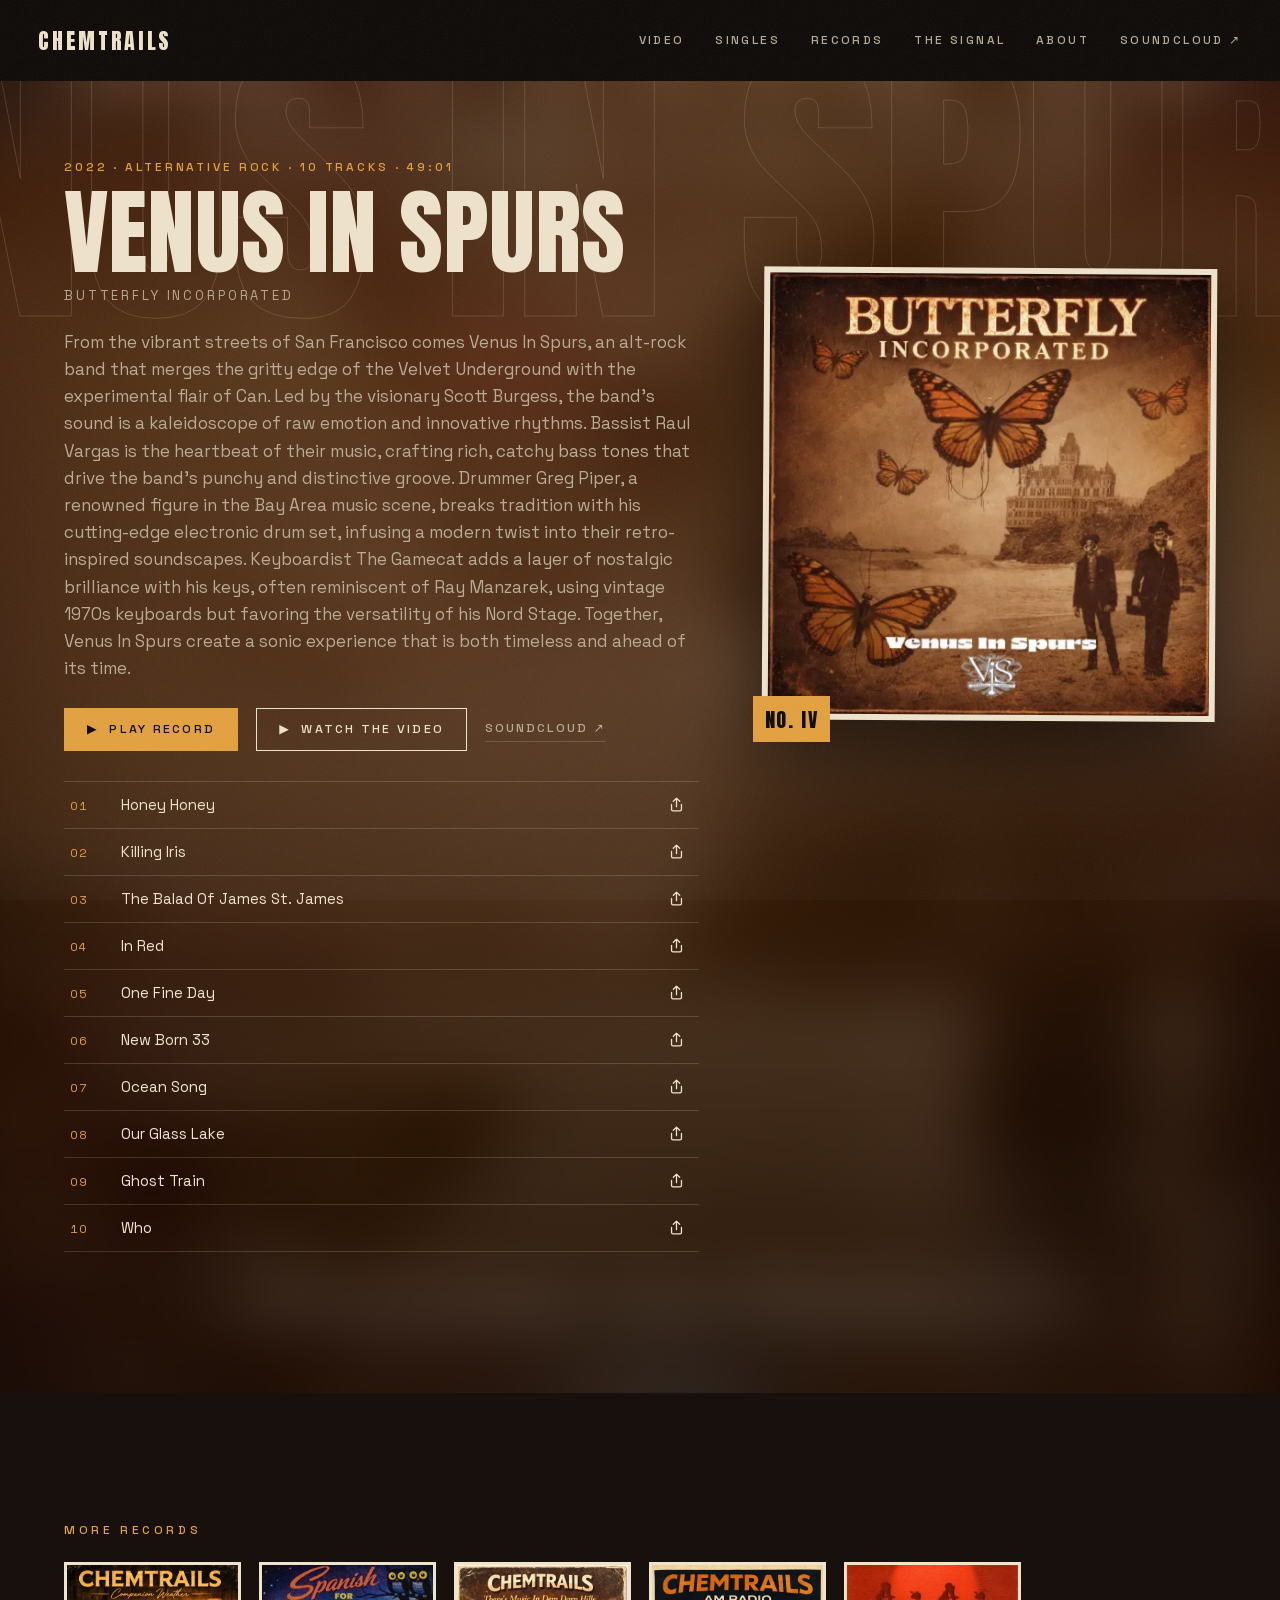
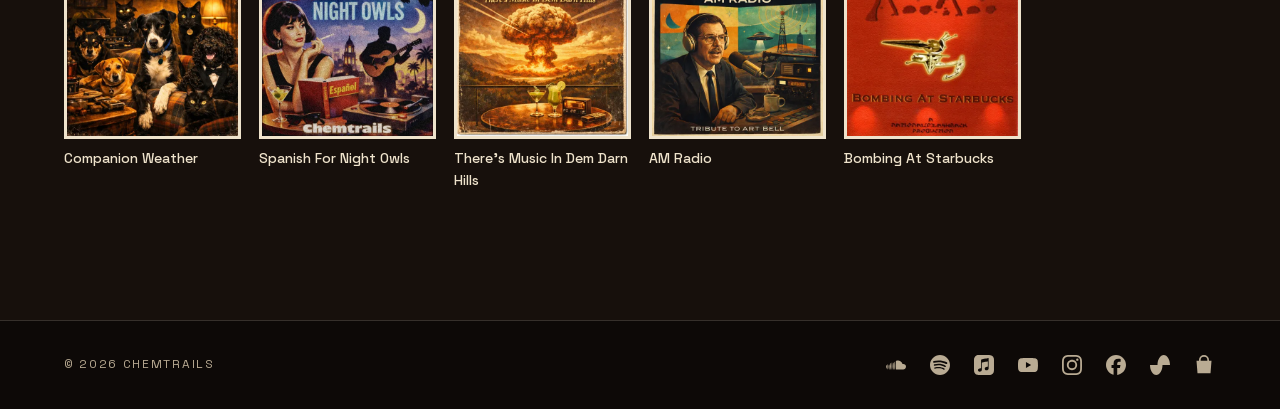
<file: records/venus-in-spurs/index.html>
<!DOCTYPE html>
<html lang="en">
<head>
  <meta charset="UTF-8">
  <meta name="viewport" content="width=device-width, initial-scale=1.0">
  <title>Venus In Spurs — Chemtrails (10 tracks)</title>
  <meta name="description" content="From the vibrant streets of San Francisco comes Venus In Spurs, an alt-rock band that merges the gritty edge of the Velvet Underground with the experimental f">
  <link rel="canonical" href="https://www.chemtrails-music.com/records/venus-in-spurs/">
  <meta property="og:site_name" content="Chemtrails">
  <meta property="og:title" content="Venus In Spurs — Chemtrails (10 tracks)">
  <meta property="og:description" content="From the vibrant streets of San Francisco comes Venus In Spurs, an alt-rock band that merges the gritty edge of the Velvet Underground with the experimental f">
  <meta property="og:image" content="https://www.chemtrails-music.com/assets/og-image.jpeg">
  <meta property="og:image:width" content="1200">
  <meta property="og:image:height" content="630">
  <meta property="og:url" content="https://www.chemtrails-music.com/records/venus-in-spurs/">
  <meta property="og:type" content="music.album">
  <meta property="og:locale" content="en_US">
  <meta name="twitter:card" content="summary_large_image">
  <meta name="twitter:title" content="Venus In Spurs — Chemtrails (10 tracks)">
  <meta name="twitter:description" content="From the vibrant streets of San Francisco comes Venus In Spurs, an alt-rock band that merges the gritty edge of the Velvet Underground with the experimental f">
  <meta name="twitter:image" content="https://www.chemtrails-music.com/assets/og-image.jpeg">
  <meta name="theme-color" content="#0d0907">
  <script type="application/ld+json">{"@context":"https://schema.org","@graph":[{"@type":"MusicAlbum","name":"Venus In Spurs","url":"https://www.chemtrails-music.com/records/venus-in-spurs/","image":"https://www.chemtrails-music.com/assets/records/venus-in-spurs.webp","byArtist":{"@type":"MusicGroup","@id":"https://www.chemtrails-music.com/#band","name":"Chemtrails","url":"https://www.chemtrails-music.com/"},"numTracks":10,"genre":"Alternative Rock","datePublished":"2022","sameAs":"https://soundcloud.com/chemtrails/sets/venus-in-spurs","track":{"@type":"ItemList","itemListElement":[{"@type":"MusicRecording","position":1,"name":"Honey Honey","url":"https://soundcloud.com/chemtrails/honey-honey","byArtist":{"@type":"MusicGroup","@id":"https://www.chemtrails-music.com/#band","name":"Chemtrails","url":"https://www.chemtrails-music.com/"}},{"@type":"MusicRecording","position":2,"name":"Killing Iris","url":"https://soundcloud.com/chemtrails/killingn-iris","byArtist":{"@type":"MusicGroup","@id":"https://www.chemtrails-music.com/#band","name":"Chemtrails","url":"https://www.chemtrails-music.com/"}},{"@type":"MusicRecording","position":3,"name":"The Balad Of James St. James","url":"https://soundcloud.com/chemtrails/balad-of-james-st-james-mastered-with-thunder-at-50pct","byArtist":{"@type":"MusicGroup","@id":"https://www.chemtrails-music.com/#band","name":"Chemtrails","url":"https://www.chemtrails-music.com/"}},{"@type":"MusicRecording","position":4,"name":"In Red","url":"https://soundcloud.com/chemtrails/in-red-mastered-with-thunder-at-50pct","byArtist":{"@type":"MusicGroup","@id":"https://www.chemtrails-music.com/#band","name":"Chemtrails","url":"https://www.chemtrails-music.com/"}},{"@type":"MusicRecording","position":5,"name":"One Fine Day","url":"https://soundcloud.com/chemtrails/one-fine-day","byArtist":{"@type":"MusicGroup","@id":"https://www.chemtrails-music.com/#band","name":"Chemtrails","url":"https://www.chemtrails-music.com/"}},{"@type":"MusicRecording","position":6,"name":"New Born 33","url":"https://soundcloud.com/chemtrails/new-born-33","byArtist":{"@type":"MusicGroup","@id":"https://www.chemtrails-music.com/#band","name":"Chemtrails","url":"https://www.chemtrails-music.com/"}},{"@type":"MusicRecording","position":7,"name":"Ocean Song","url":"https://soundcloud.com/chemtrails/ocean-song","byArtist":{"@type":"MusicGroup","@id":"https://www.chemtrails-music.com/#band","name":"Chemtrails","url":"https://www.chemtrails-music.com/"}},{"@type":"MusicRecording","position":8,"name":"Our Glass Lake","url":"https://soundcloud.com/chemtrails/our-glass-lake","byArtist":{"@type":"MusicGroup","@id":"https://www.chemtrails-music.com/#band","name":"Chemtrails","url":"https://www.chemtrails-music.com/"}},{"@type":"MusicRecording","position":9,"name":"Ghost Train","url":"https://soundcloud.com/chemtrails/ghost-train","byArtist":{"@type":"MusicGroup","@id":"https://www.chemtrails-music.com/#band","name":"Chemtrails","url":"https://www.chemtrails-music.com/"}},{"@type":"MusicRecording","position":10,"name":"Who","url":"https://soundcloud.com/chemtrails/who","byArtist":{"@type":"MusicGroup","@id":"https://www.chemtrails-music.com/#band","name":"Chemtrails","url":"https://www.chemtrails-music.com/"}}]}},{"@type":"BreadcrumbList","itemListElement":[{"@type":"ListItem","position":1,"name":"Chemtrails","item":"https://www.chemtrails-music.com/"},{"@type":"ListItem","position":2,"name":"Venus In Spurs","item":"https://www.chemtrails-music.com/records/venus-in-spurs/"}]}]}</script>
  <script async src="https://www.googletagmanager.com/gtag/js?id=G-CT6DLJGNE0"></script>
  <script>window.dataLayer=window.dataLayer||[];function gtag(){dataLayer.push(arguments)}gtag('js',new Date());gtag('config','G-CT6DLJGNE0');</script>
  <link rel="icon" href="/assets/favicon.png" type="image/png">
  <link rel="apple-touch-icon" href="/assets/apple-touch-icon.png">
  <link rel="preload" href="/assets/fonts/anton-latin.woff2" as="font" type="font/woff2" crossorigin>
  <link rel="preload" href="/assets/fonts/space-grotesk-latin.woff2" as="font" type="font/woff2" crossorigin>
  <link rel="stylesheet" href="/style.css?v=3c34d88a">
</head>
<body>
  <div class="grain" aria-hidden="true"></div>
  <nav class="nav">
    <a href="/" class="nav-logo">CHEMTRAILS</a>
    <div class="nav-links">
      <a href="/#video">Video</a>
      <a href="/#singles">Singles</a>
      <a href="/#records">Records</a>
      <a href="/#signal">The Signal</a>
      <a href="/#about">About</a>
      <a href="https://soundcloud.com/chemtrails" target="_blank" rel="noopener">SoundCloud ↗</a>
    </div>
  </nav>

  <main class="record-page">
<article class="rec rec--flip rec--page" id="venus-in-spurs" data-rec="venus-in-spurs" data-sc="https://soundcloud.com/chemtrails/sets/venus-in-spurs" data-title="Venus In Spurs" data-art="/assets/records/venus-in-spurs-thumb.webp" style="--wash:#5e3b22">
  <div class="rec-bg" style="background-image:url(/assets/records/venus-in-spurs-wash.webp)" aria-hidden="true"></div>
  <div class="rec-ghost" aria-hidden="true">Venus In Spurs</div>
  <div class="rec-inner">
    <div class="rec-poster">
      <img src="/assets/records/venus-in-spurs-thumb.webp" srcset="/assets/records/venus-in-spurs-thumb.webp 480w, /assets/records/venus-in-spurs.webp 1200w" sizes="(max-width: 900px) 80vw, 440px" width="480" height="480" alt="Venus In Spurs album cover art by Chemtrails" fetchpriority="high" decoding="async">
      <span class="rec-no">No.&nbsp;IV</span>
    </div>
    <div class="rec-body">
      <p class="rec-meta">2022 · Alternative Rock · 10 tracks · 49:01</p>
      <h1 class="rec-title">Venus In Spurs</h1>
      <p class="rec-by">ButterFly Incorporated</p>
      <div class="rec-notes"><p>From the vibrant streets of San Francisco comes Venus In Spurs, an alt-rock band that merges the gritty edge of the Velvet Underground with the experimental flair of Can. Led by the visionary Scott Burgess, the band's sound is a kaleidoscope of raw emotion and innovative rhythms. Bassist Raul Vargas is the heartbeat of their music, crafting rich, catchy bass tones that drive the band's punchy and distinctive groove. Drummer Greg Piper, a renowned figure in the Bay Area music scene, breaks tradition with his cutting-edge electronic drum set, infusing a modern twist into their retro-inspired soundscapes. Keyboardist The Gamecat adds a layer of nostalgic brilliance with his keys, often reminiscent of Ray Manzarek, using vintage 1970s keyboards but favoring the versatility of his Nord Stage. Together, Venus In Spurs create a sonic experience that is both timeless and ahead of its time.</p></div>
      <div class="rec-actions">
        <button type="button" class="btn btn-solid" data-play-rec>▶&nbsp;&nbsp;Play record</button>
        <button type="button" class="btn btn-line" data-video-open="record-page" data-video="our-glass-lake">▶&nbsp;&nbsp;Watch the video</button>
        
        <a class="btn-link" href="https://soundcloud.com/chemtrails/sets/venus-in-spurs" target="_blank" rel="noopener" data-ev="soundcloud_click">SoundCloud ↗</a>
      </div>
      <ol class="tracks"><li><button type="button" data-i="0"><span class="n">01</span><span class="t">Honey Honey</span><span class="d"></span></button><button type="button" class="share" data-share="https://soundcloud.com/chemtrails/honey-honey" data-title="Honey Honey" aria-label="Share Honey Honey" title="Share"><svg viewBox="0 0 24 24" aria-hidden="true"><path d="M12 3v12M7.5 7.5 12 3l4.5 4.5M5 12v7a2 2 0 0 0 2 2h10a2 2 0 0 0 2-2v-7" fill="none" stroke="currentColor" stroke-width="1.8" stroke-linecap="round" stroke-linejoin="round"/></svg></button></li><li><button type="button" data-i="1"><span class="n">02</span><span class="t">Killing Iris</span><span class="d"></span></button><button type="button" class="share" data-share="https://soundcloud.com/chemtrails/killingn-iris" data-title="Killing Iris" aria-label="Share Killing Iris" title="Share"><svg viewBox="0 0 24 24" aria-hidden="true"><path d="M12 3v12M7.5 7.5 12 3l4.5 4.5M5 12v7a2 2 0 0 0 2 2h10a2 2 0 0 0 2-2v-7" fill="none" stroke="currentColor" stroke-width="1.8" stroke-linecap="round" stroke-linejoin="round"/></svg></button></li><li><button type="button" data-i="2"><span class="n">03</span><span class="t">The Balad Of James St. James</span><span class="d"></span></button><button type="button" class="share" data-share="https://soundcloud.com/chemtrails/balad-of-james-st-james-mastered-with-thunder-at-50pct" data-title="The Balad Of James St. James" aria-label="Share The Balad Of James St. James" title="Share"><svg viewBox="0 0 24 24" aria-hidden="true"><path d="M12 3v12M7.5 7.5 12 3l4.5 4.5M5 12v7a2 2 0 0 0 2 2h10a2 2 0 0 0 2-2v-7" fill="none" stroke="currentColor" stroke-width="1.8" stroke-linecap="round" stroke-linejoin="round"/></svg></button></li><li><button type="button" data-i="3"><span class="n">04</span><span class="t">In Red</span><span class="d"></span></button><button type="button" class="share" data-share="https://soundcloud.com/chemtrails/in-red-mastered-with-thunder-at-50pct" data-title="In Red" aria-label="Share In Red" title="Share"><svg viewBox="0 0 24 24" aria-hidden="true"><path d="M12 3v12M7.5 7.5 12 3l4.5 4.5M5 12v7a2 2 0 0 0 2 2h10a2 2 0 0 0 2-2v-7" fill="none" stroke="currentColor" stroke-width="1.8" stroke-linecap="round" stroke-linejoin="round"/></svg></button></li><li><button type="button" data-i="4"><span class="n">05</span><span class="t">One Fine Day</span><span class="d"></span></button><button type="button" class="share" data-share="https://soundcloud.com/chemtrails/one-fine-day" data-title="One Fine Day" aria-label="Share One Fine Day" title="Share"><svg viewBox="0 0 24 24" aria-hidden="true"><path d="M12 3v12M7.5 7.5 12 3l4.5 4.5M5 12v7a2 2 0 0 0 2 2h10a2 2 0 0 0 2-2v-7" fill="none" stroke="currentColor" stroke-width="1.8" stroke-linecap="round" stroke-linejoin="round"/></svg></button></li><li><button type="button" data-i="5"><span class="n">06</span><span class="t">New Born 33</span><span class="d"></span></button><button type="button" class="share" data-share="https://soundcloud.com/chemtrails/new-born-33" data-title="New Born 33" aria-label="Share New Born 33" title="Share"><svg viewBox="0 0 24 24" aria-hidden="true"><path d="M12 3v12M7.5 7.5 12 3l4.5 4.5M5 12v7a2 2 0 0 0 2 2h10a2 2 0 0 0 2-2v-7" fill="none" stroke="currentColor" stroke-width="1.8" stroke-linecap="round" stroke-linejoin="round"/></svg></button></li><li><button type="button" data-i="6"><span class="n">07</span><span class="t">Ocean Song</span><span class="d"></span></button><button type="button" class="share" data-share="https://soundcloud.com/chemtrails/ocean-song" data-title="Ocean Song" aria-label="Share Ocean Song" title="Share"><svg viewBox="0 0 24 24" aria-hidden="true"><path d="M12 3v12M7.5 7.5 12 3l4.5 4.5M5 12v7a2 2 0 0 0 2 2h10a2 2 0 0 0 2-2v-7" fill="none" stroke="currentColor" stroke-width="1.8" stroke-linecap="round" stroke-linejoin="round"/></svg></button></li><li><button type="button" data-i="7"><span class="n">08</span><span class="t">Our Glass Lake</span><span class="d"></span></button><button type="button" class="share" data-share="https://soundcloud.com/chemtrails/our-glass-lake" data-title="Our Glass Lake" aria-label="Share Our Glass Lake" title="Share"><svg viewBox="0 0 24 24" aria-hidden="true"><path d="M12 3v12M7.5 7.5 12 3l4.5 4.5M5 12v7a2 2 0 0 0 2 2h10a2 2 0 0 0 2-2v-7" fill="none" stroke="currentColor" stroke-width="1.8" stroke-linecap="round" stroke-linejoin="round"/></svg></button></li><li><button type="button" data-i="8"><span class="n">09</span><span class="t">Ghost Train</span><span class="d"></span></button><button type="button" class="share" data-share="https://soundcloud.com/chemtrails/ghost-train" data-title="Ghost Train" aria-label="Share Ghost Train" title="Share"><svg viewBox="0 0 24 24" aria-hidden="true"><path d="M12 3v12M7.5 7.5 12 3l4.5 4.5M5 12v7a2 2 0 0 0 2 2h10a2 2 0 0 0 2-2v-7" fill="none" stroke="currentColor" stroke-width="1.8" stroke-linecap="round" stroke-linejoin="round"/></svg></button></li><li><button type="button" data-i="9"><span class="n">10</span><span class="t">Who</span><span class="d"></span></button><button type="button" class="share" data-share="https://soundcloud.com/chemtrails/who" data-title="Who" aria-label="Share Who" title="Share"><svg viewBox="0 0 24 24" aria-hidden="true"><path d="M12 3v12M7.5 7.5 12 3l4.5 4.5M5 12v7a2 2 0 0 0 2 2h10a2 2 0 0 0 2-2v-7" fill="none" stroke="currentColor" stroke-width="1.8" stroke-linecap="round" stroke-linejoin="round"/></svg></button></li></ol>
    </div>
  </div>
</article>
    <section class="section more-records"><p class="kicker">More records</p><div class="more-grid"><a href="/records/companion-weather/"><img src="/assets/records/companion-weather-thumb.webp" alt="" width="480" height="480" loading="lazy" decoding="async"><span>Companion Weather</span></a><a href="/records/spanish-for-night-owls/"><img src="/assets/records/spanish-for-night-owls-thumb.webp" alt="" width="480" height="480" loading="lazy" decoding="async"><span>Spanish For Night Owls</span></a><a href="/records/theres-music-in-dem-darn-hills/"><img src="/assets/records/theres-music-in-dem-darn-hills-thumb.webp" alt="" width="480" height="480" loading="lazy" decoding="async"><span>There’s Music In Dem Darn Hills</span></a><a href="/records/am-radio/"><img src="/assets/records/am-radio-thumb.webp" alt="" width="480" height="480" loading="lazy" decoding="async"><span>AM Radio</span></a><a href="/records/bombing-at-starbucks/"><img src="/assets/records/bombing-at-starbucks-thumb.webp" alt="" width="480" height="480" loading="lazy" decoding="async"><span>Bombing At Starbucks</span></a></div></section>
  </main>
  <footer class="footer">
    <span>© 2026 Chemtrails</span>
    <div class="footer-links">
      <a href="https://soundcloud.com/chemtrails" target="_blank" rel="noopener" aria-label="SoundCloud" title="SoundCloud"><svg viewBox="0 0 24 24" width="20" height="20" fill="currentColor" aria-hidden="true"><path d="M23.999 14.165c-.052 1.796-1.612 3.169-3.4 3.169h-8.18a.68.68 0 0 1-.675-.683V7.862a.747.747 0 0 1 .452-.724s.75-.513 2.333-.513a5.364 5.364 0 0 1 2.763.755 5.433 5.433 0 0 1 2.57 3.54c.282-.08.574-.121.868-.12.884 0 1.73.358 2.347.992s.948 1.49.922 2.373ZM10.721 8.421c.247 2.98.427 5.697 0 8.672a.264.264 0 0 1-.53 0c-.395-2.946-.22-5.718 0-8.672a.264.264 0 0 1 .53 0ZM9.072 9.448c.285 2.659.37 4.986-.006 7.655a.277.277 0 0 1-.55 0c-.331-2.63-.256-5.02 0-7.655a.277.277 0 0 1 .556 0Zm-1.663-.257c.27 2.726.39 5.171 0 7.904a.266.266 0 0 1-.532 0c-.38-2.69-.257-5.21 0-7.904a.266.266 0 0 1 .532 0Zm-1.647.77a26.108 26.108 0 0 1-.008 7.147.272.272 0 0 1-.542 0 27.955 27.955 0 0 1 0-7.147.275.275 0 0 1 .55 0Zm-1.67 1.769c.421 1.865.228 3.5-.029 5.388a.257.257 0 0 1-.514 0c-.21-1.858-.398-3.549 0-5.389a.272.272 0 0 1 .543 0Zm-1.655-.273c.388 1.897.26 3.508-.01 5.412-.026.28-.514.283-.54 0-.244-1.878-.347-3.54-.01-5.412a.283.283 0 0 1 .56 0Zm-1.668.911c.4 1.268.257 2.292-.026 3.572a.257.257 0 0 1-.514 0c-.241-1.262-.354-2.312-.023-3.572a.283.283 0 0 1 .563 0Z"/></svg></a>
      <a href="https://open.spotify.com/artist/64kqKKXxzd2POSCzFz4utw" target="_blank" rel="noopener" aria-label="Spotify" title="Spotify"><svg viewBox="0 0 24 24" width="20" height="20" fill="currentColor" aria-hidden="true"><path d="M12 0C5.4 0 0 5.4 0 12s5.4 12 12 12 12-5.4 12-12S18.66 0 12 0zm5.521 17.34c-.24.359-.66.48-1.021.24-2.82-1.74-6.36-2.101-10.561-1.141-.418.122-.779-.179-.899-.539-.12-.421.18-.78.54-.9 4.56-1.021 8.52-.6 11.64 1.32.42.18.479.659.301 1.02zm1.44-3.3c-.301.42-.841.6-1.262.3-3.239-1.98-8.159-2.58-11.939-1.38-.479.12-1.02-.12-1.14-.6-.12-.48.12-1.021.6-1.141C9.6 9.9 15 10.561 18.72 12.84c.361.181.54.78.241 1.2zm.12-3.36C15.24 8.4 8.82 8.16 5.16 9.301c-.6.179-1.2-.181-1.38-.721-.18-.601.18-1.2.72-1.381 4.26-1.26 11.28-1.02 15.721 1.621.539.3.719 1.02.419 1.56-.299.421-1.02.599-1.559.3z"/></svg></a>
      <a href="https://music.apple.com/us/artist/chemtrails/404715979" target="_blank" rel="noopener" aria-label="Apple Music" title="Apple Music"><svg viewBox="0 0 24 24" width="20" height="20" fill="currentColor" aria-hidden="true"><path d="M23.994 6.124a9.23 9.23 0 00-.24-2.19c-.317-1.31-1.062-2.31-2.18-3.043a5.022 5.022 0 00-1.877-.726 10.496 10.496 0 00-1.564-.15c-.04-.003-.083-.01-.124-.013H5.986c-.152.01-.303.017-.455.026-.747.043-1.49.123-2.193.4-1.336.53-2.3 1.452-2.865 2.78-.192.448-.292.925-.363 1.408-.056.392-.088.785-.1 1.18 0 .032-.007.062-.01.093v12.223c.01.14.017.283.027.424.05.815.154 1.624.497 2.373.65 1.42 1.738 2.353 3.234 2.801.42.127.856.187 1.293.228.555.053 1.11.06 1.667.06h11.03a12.5 12.5 0 001.57-.1c.822-.106 1.596-.35 2.295-.81a5.046 5.046 0 001.88-2.207c.186-.42.293-.87.37-1.324.113-.675.138-1.358.137-2.04-.002-3.8 0-7.595-.003-11.393zm-6.423 3.99v5.712c0 .417-.058.827-.244 1.206-.29.59-.76.962-1.388 1.14-.35.1-.706.157-1.07.173-.95.045-1.773-.6-1.943-1.536a1.88 1.88 0 011.038-2.022c.323-.16.67-.25 1.018-.324.378-.082.758-.153 1.134-.24.274-.063.457-.23.51-.516a.904.904 0 00.02-.193c0-1.815 0-3.63-.002-5.443a.725.725 0 00-.026-.185c-.04-.15-.15-.243-.304-.234-.16.01-.318.035-.475.066-.76.15-1.52.303-2.28.456l-2.325.47-1.374.278c-.016.003-.032.01-.048.013-.277.077-.377.203-.39.49-.002.042 0 .086 0 .13-.002 2.602 0 5.204-.003 7.805 0 .42-.047.836-.215 1.227-.278.64-.77 1.04-1.434 1.233-.35.1-.71.16-1.075.172-.96.036-1.755-.6-1.92-1.544-.14-.812.23-1.685 1.154-2.075.357-.15.73-.232 1.108-.31.287-.06.575-.116.86-.177.383-.083.583-.323.6-.714v-.15c0-2.96 0-5.922.002-8.882 0-.123.013-.25.042-.37.07-.285.273-.448.546-.518.255-.066.515-.112.774-.165.733-.15 1.466-.296 2.2-.444l2.27-.46c.67-.134 1.34-.27 2.01-.403.22-.043.442-.088.663-.106.31-.025.523.17.554.482.008.073.012.148.012.223.002 1.91.002 3.822 0 5.732z"/></svg></a>
      <a href="https://www.youtube.com/channel/UCBp1ER64T6_AvGpECk63Z6g" target="_blank" rel="noopener" aria-label="YouTube" title="YouTube" data-ev="youtube_click"><svg viewBox="0 0 24 24" width="20" height="20" fill="currentColor" aria-hidden="true"><path d="M23.498 6.186a3.016 3.016 0 0 0-2.122-2.136C19.505 3.545 12 3.545 12 3.545s-7.505 0-9.377.505A3.017 3.017 0 0 0 .502 6.186C0 8.07 0 12 0 12s0 3.93.502 5.814a3.016 3.016 0 0 0 2.122 2.136c1.871.505 9.376.505 9.376.505s7.505 0 9.377-.505a3.015 3.015 0 0 0 2.122-2.136C24 15.93 24 12 24 12s0-3.93-.502-5.814zM9.545 15.568V8.432L15.818 12l-6.273 3.568z"/></svg></a>
      <a href="https://www.instagram.com/chemtrails.band" target="_blank" rel="noopener" aria-label="Instagram" title="Instagram"><svg viewBox="0 0 24 24" width="20" height="20" fill="currentColor" aria-hidden="true"><path d="M7.0301.084c-1.2768.0602-2.1487.264-2.911.5634-.7888.3075-1.4575.72-2.1228 1.3877-.6652.6677-1.075 1.3368-1.3802 2.127-.2954.7638-.4956 1.6365-.552 2.914-.0564 1.2775-.0689 1.6882-.0626 4.947.0062 3.2586.0206 3.6671.0825 4.9473.061 1.2765.264 2.1482.5635 2.9107.308.7889.72 1.4573 1.388 2.1228.6679.6655 1.3365 1.0743 2.1285 1.38.7632.295 1.6361.4961 2.9134.552 1.2773.056 1.6884.069 4.9462.0627 3.2578-.0062 3.668-.0207 4.9478-.0814 1.28-.0607 2.147-.2652 2.9098-.5633.7889-.3086 1.4578-.72 2.1228-1.3881.665-.6682 1.0745-1.3378 1.3795-2.1284.2957-.7632.4966-1.636.552-2.9124.056-1.2809.0692-1.6898.063-4.948-.0063-3.2583-.021-3.6668-.0817-4.9465-.0607-1.2797-.264-2.1487-.5633-2.9117-.3084-.7889-.72-1.4568-1.3876-2.1228C21.2982 1.33 20.628.9208 19.8378.6165 19.074.321 18.2017.1197 16.9244.0645 15.6471.0093 15.236-.005 11.977.0014 8.718.0076 8.31.0215 7.0301.0839m.1402 21.6932c-1.17-.0509-1.8053-.2453-2.2287-.408-.5606-.216-.96-.4771-1.3819-.895-.422-.4178-.6811-.8186-.9-1.378-.1644-.4234-.3624-1.058-.4171-2.228-.0595-1.2645-.072-1.6442-.079-4.848-.007-3.2037.0053-3.583.0607-4.848.05-1.169.2456-1.805.408-2.2282.216-.5613.4762-.96.895-1.3816.4188-.4217.8184-.6814 1.3783-.9003.423-.1651 1.0575-.3614 2.227-.4171 1.2655-.06 1.6447-.072 4.848-.079 3.2033-.007 3.5835.005 4.8495.0608 1.169.0508 1.8053.2445 2.228.408.5608.216.96.4754 1.3816.895.4217.4194.6816.8176.9005 1.3787.1653.4217.3617 1.056.4169 2.2263.0602 1.2655.0739 1.645.0796 4.848.0058 3.203-.0055 3.5834-.061 4.848-.051 1.17-.245 1.8055-.408 2.2294-.216.5604-.4763.96-.8954 1.3814-.419.4215-.8181.6811-1.3783.9-.4224.1649-1.0577.3617-2.2262.4174-1.2656.0595-1.6448.072-4.8493.079-3.2045.007-3.5825-.006-4.848-.0608M16.953 5.5864A1.44 1.44 0 1 0 18.39 4.144a1.44 1.44 0 0 0-1.437 1.4424M5.8385 12.012c.0067 3.4032 2.7706 6.1557 6.173 6.1493 3.4026-.0065 6.157-2.7701 6.1506-6.1733-.0065-3.4032-2.771-6.1565-6.174-6.1498-3.403.0067-6.156 2.771-6.1496 6.1738M8 12.0077a4 4 0 1 1 4.008 3.9921A3.9996 3.9996 0 0 1 8 12.0077"/></svg></a>
      <a href="https://www.facebook.com/ChemtrailsMusic" target="_blank" rel="noopener" aria-label="Facebook" title="Facebook"><svg viewBox="0 0 24 24" width="20" height="20" fill="currentColor" aria-hidden="true"><path d="M9.101 23.691v-7.98H6.627v-3.667h2.474v-1.58c0-4.085 1.848-5.978 5.858-5.978.401 0 .955.042 1.468.103a8.68 8.68 0 0 1 1.141.195v3.325a8.623 8.623 0 0 0-.653-.036 26.805 26.805 0 0 0-.733-.009c-.707 0-1.259.096-1.675.309a1.686 1.686 0 0 0-.679.622c-.258.42-.374.995-.374 1.752v1.297h3.919l-.386 2.103-.287 1.564h-3.246v8.245C19.396 23.238 24 18.179 24 12.044c0-6.627-5.373-12-12-12s-12 5.373-12 12c0 5.628 3.874 10.35 9.101 11.647Z"/></svg></a>
      <a href="https://suno.com/@gamecat2300" target="_blank" rel="noopener" aria-label="Suno" title="Suno"><svg viewBox="0 0 24 24" width="20" height="20" fill="currentColor" aria-hidden="true"><path d="M16.5 0C20.642 0 24 5.373 24 12h-9c0 6.627-3.358 12-7.5 12C3.358 24 0 18.627 0 12h9c0-6.627 3.358-12 7.5-12Z"/></svg></a>
      <a href="https://chemtrails-music.myspreadshop.com/?utm_source=chemtrails-music.com&utm_medium=footer&utm_campaign=merch" target="_blank" rel="noopener" aria-label="Shop" title="Shop"><svg viewBox="0 0 24 24" width="20" height="20" fill="currentColor" aria-hidden="true"><path d="M6 7V6a6 6 0 0 1 12 0v1h3l-1.2 15H4.2L3 7h3zm2 0h8V6a4 4 0 0 0-8 0v1z"/></svg></a>
    </div>
  </footer>
  <dialog class="vmodal" id="video-modal" data-videos="{&quot;we-split-last-thursday&quot;:{&quot;yt&quot;:&quot;qYGg00EIdLw&quot;,&quot;title&quot;:&quot;We Split Last, Thursday (Official Music Video)&quot;,&quot;page&quot;:&quot;/videos/we-split-last-thursday/&quot;},&quot;lesbian-pet-wedding&quot;:{&quot;yt&quot;:&quot;5M-bsChciaY&quot;,&quot;title&quot;:&quot;Lesbian Pet Wedding (Official Music Video)&quot;,&quot;page&quot;:&quot;/videos/lesbian-pet-wedding/&quot;},&quot;menage-a-bass&quot;:{&quot;yt&quot;:&quot;Qx-Bsy9GQNk&quot;,&quot;title&quot;:&quot;Ménage à Bass (Official Music Video)&quot;,&quot;page&quot;:&quot;/videos/menage-a-bass/&quot;},&quot;our-glass-lake&quot;:{&quot;yt&quot;:&quot;Sdu90JjIPB0&quot;,&quot;title&quot;:&quot;Our Glass Lake - Venus In Spurs (Official Music Video)&quot;,&quot;page&quot;:&quot;/videos/our-glass-lake/&quot;}}" data-default="we-split-last-thursday" aria-label="We Split Last, Thursday (Official Music Video)">
    <div class="vm-in">
      <div class="vm-bar"><span class="vm-title">We Split Last, Thursday (Official Music Video)</span><button type="button" class="vm-close" data-video-close aria-label="Close video">✕</button></div>
      <div class="vm-frame" id="vm-frame"></div>
      <p class="vm-foot"><a href="/videos/we-split-last-thursday/" data-vm-page>Video page</a><a href="https://youtu.be/qYGg00EIdLw" target="_blank" rel="noopener" data-ev="youtube_click" data-vm-yt>Watch on YouTube ↗</a></p>
    </div>
  </dialog>
  <div class="player" id="player" hidden>
    <img class="player-art" id="p-art" src="[data-uri]" alt="" width="52" height="52">
    <div class="player-meta"><span class="player-title" id="p-title"></span><span class="player-rec" id="p-rec"></span></div>
    <div class="player-controls">
      <button type="button" id="p-prev" aria-label="Previous track">⏮</button>
      <button type="button" id="p-play" class="player-play" aria-label="Play or pause">▶</button>
      <button type="button" id="p-next" aria-label="Next track">⏭</button>
      <button type="button" id="p-share" class="share" aria-label="Share this track" title="Share"><svg viewBox="0 0 24 24" aria-hidden="true"><path d="M12 3v12M7.5 7.5 12 3l4.5 4.5M5 12v7a2 2 0 0 0 2 2h10a2 2 0 0 0 2-2v-7" fill="none" stroke="currentColor" stroke-width="1.8" stroke-linecap="round" stroke-linejoin="round"/></svg></button>
    </div>
    <div class="player-progress">
      <span class="time" id="p-now">0:00</span>
      <div class="rail" id="p-rail"><div class="rail-fill" id="p-fill"></div></div>
      <span class="time" id="p-total">–:––</span>
    </div>
    <a class="player-sc" id="p-sc" href="https://soundcloud.com/chemtrails" target="_blank" rel="noopener">SoundCloud ↗</a>
  </div>
  <div id="sc-host" aria-hidden="true"></div>
  <div id="share-live" class="sr-only" role="status" aria-live="polite"></div>
  <script src="/site.js?v=5c0054ae" defer></script>
</body>
</html>
</file>
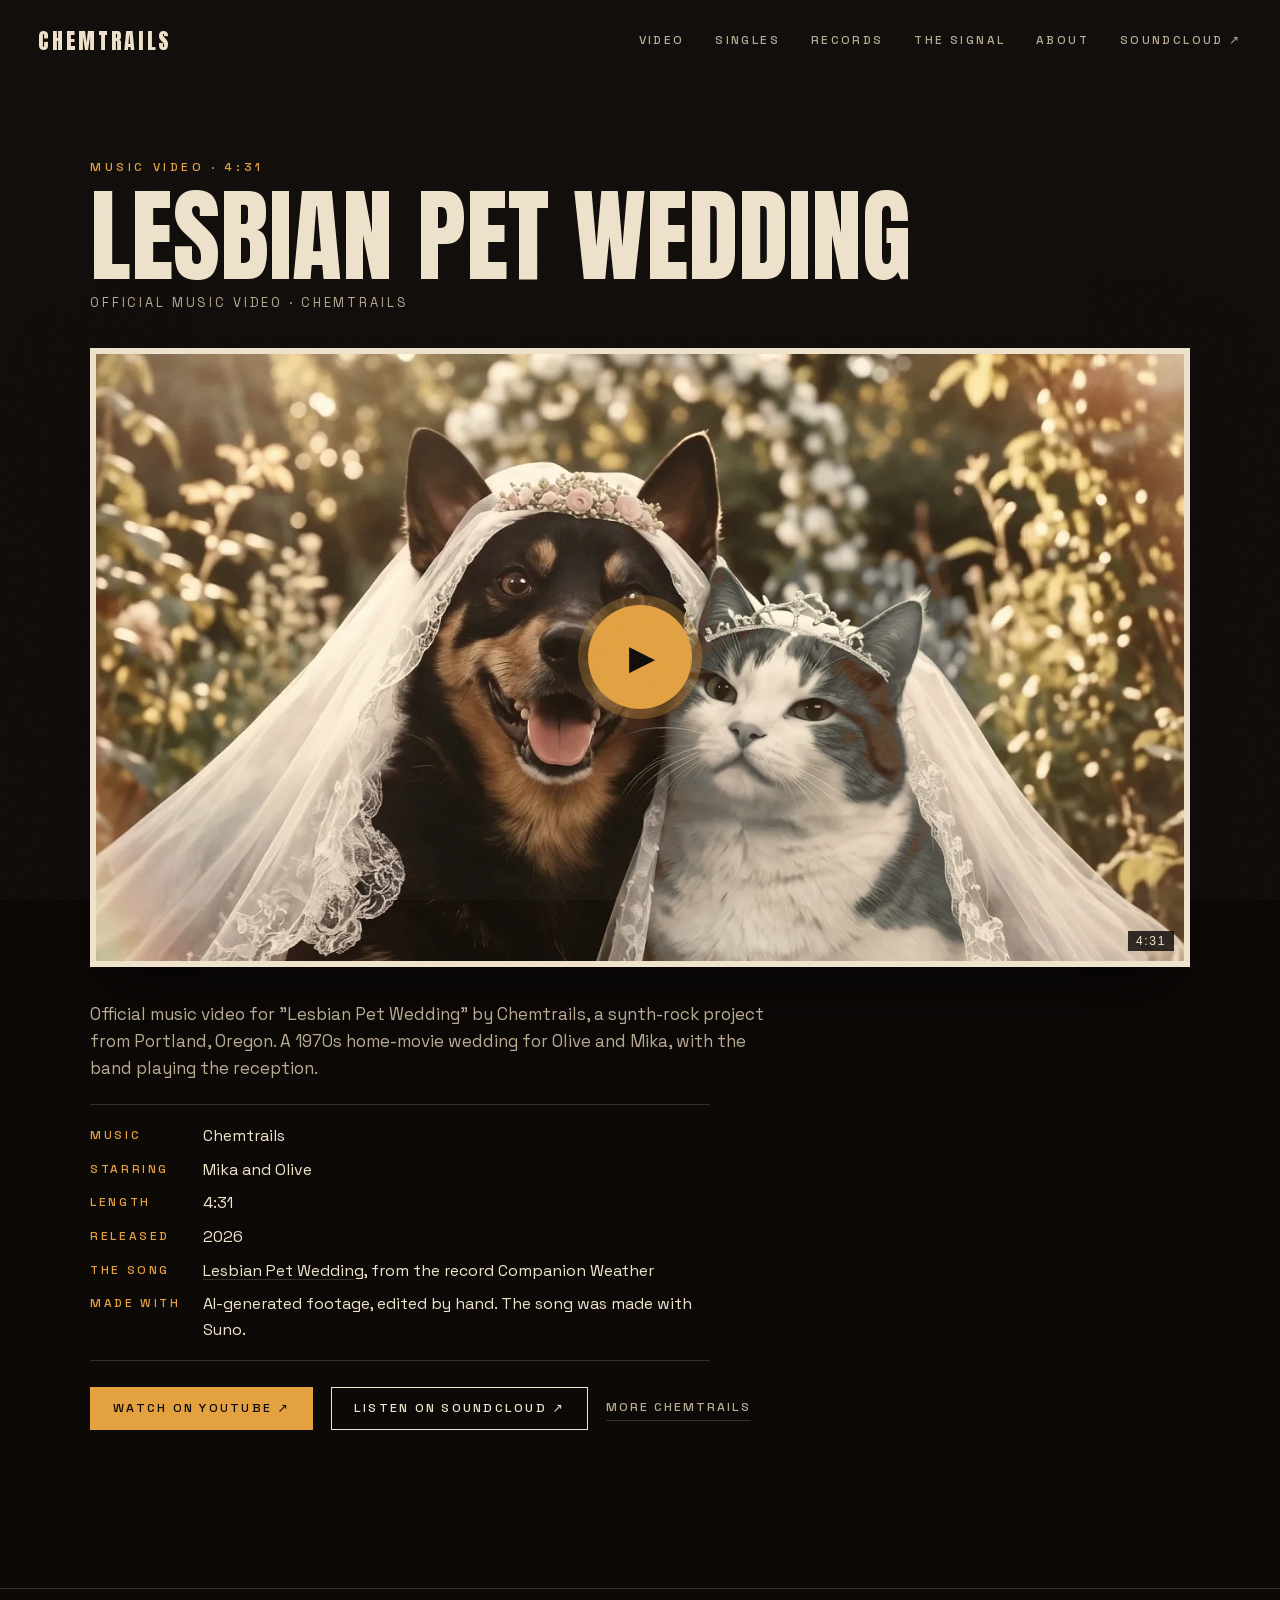
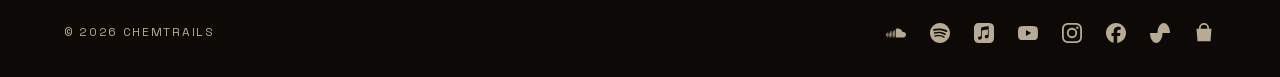
<file: videos/lesbian-pet-wedding/index.html>
<!DOCTYPE html>
<html lang="en">
<head>
  <meta charset="UTF-8">
  <meta name="viewport" content="width=device-width, initial-scale=1.0">
  <title>Lesbian Pet Wedding (Official Music Video) | Chemtrails</title>
  <meta name="description" content="Official music video for &quot;Lesbian Pet Wedding&quot; by Chemtrails, a synth-rock project from Portland, Oregon. A 1970s home-movie wedding for Olive and Mika.">
  <link rel="canonical" href="https://www.chemtrails-music.com/videos/lesbian-pet-wedding/">
  <meta property="og:site_name" content="Chemtrails">
  <meta property="og:title" content="Lesbian Pet Wedding (Official Music Video) | Chemtrails">
  <meta property="og:description" content="Official music video for &quot;Lesbian Pet Wedding&quot; by Chemtrails, a synth-rock project from Portland, Oregon. A 1970s home-movie wedding for Olive and Mika.">
  <meta property="og:image" content="https://www.chemtrails-music.com/assets/video/lesbian-pet-wedding-og.jpeg">
  <meta property="og:image:width" content="1200">
  <meta property="og:image:height" content="630">
  <meta property="og:url" content="https://www.chemtrails-music.com/videos/lesbian-pet-wedding/">
  <meta property="og:type" content="video.other">
  <meta property="og:locale" content="en_US">
  <meta name="twitter:card" content="summary_large_image">
  <meta name="twitter:title" content="Lesbian Pet Wedding (Official Music Video) | Chemtrails">
  <meta name="twitter:description" content="Official music video for &quot;Lesbian Pet Wedding&quot; by Chemtrails, a synth-rock project from Portland, Oregon. A 1970s home-movie wedding for Olive and Mika.">
  <meta name="twitter:image" content="https://www.chemtrails-music.com/assets/video/lesbian-pet-wedding-og.jpeg">
  <meta name="theme-color" content="#0d0907">
  <script type="application/ld+json">{"@context":"https://schema.org","@graph":[{"@type":"VideoObject","@id":"https://www.chemtrails-music.com/videos/lesbian-pet-wedding/#video","name":"Lesbian Pet Wedding (Official Music Video)","description":"Official music video for \"Lesbian Pet Wedding\" by Chemtrails, a synth-rock project from Portland, Oregon. A 1970s home-movie wedding for Olive and Mika, with the band playing the reception.","url":"https://www.chemtrails-music.com/videos/lesbian-pet-wedding/","thumbnailUrl":["https://www.chemtrails-music.com/assets/video/lesbian-pet-wedding-og.jpeg","https://www.chemtrails-music.com/assets/video/lesbian-pet-wedding.webp"],"uploadDate":"2026-11-07","duration":"PT4M31S","embedUrl":"https://www.youtube.com/embed/5M-bsChciaY","inLanguage":"en","musicBy":{"@type":"MusicGroup","@id":"https://www.chemtrails-music.com/#band","name":"Chemtrails","url":"https://www.chemtrails-music.com/"},"publisher":{"@type":"MusicGroup","@id":"https://www.chemtrails-music.com/#band","name":"Chemtrails","url":"https://www.chemtrails-music.com/"},"about":{"@type":"MusicRecording","name":"Lesbian Pet Wedding","url":"https://soundcloud.com/chemtrails/lesbian-pet-wedding","byArtist":{"@type":"MusicGroup","@id":"https://www.chemtrails-music.com/#band","name":"Chemtrails","url":"https://www.chemtrails-music.com/"},"inAlbum":{"@type":"MusicAlbum","name":"Companion Weather","url":"https://www.chemtrails-music.com/records/companion-weather/"}}},{"@type":"BreadcrumbList","itemListElement":[{"@type":"ListItem","position":1,"name":"Chemtrails","item":"https://www.chemtrails-music.com/"},{"@type":"ListItem","position":2,"name":"Lesbian Pet Wedding (music video)","item":"https://www.chemtrails-music.com/videos/lesbian-pet-wedding/"}]}]}</script>
  <script async src="https://www.googletagmanager.com/gtag/js?id=G-CT6DLJGNE0"></script>
  <script>window.dataLayer=window.dataLayer||[];function gtag(){dataLayer.push(arguments)}gtag('js',new Date());gtag('config','G-CT6DLJGNE0');</script>
  <link rel="icon" href="/assets/favicon.png" type="image/png">
  <link rel="apple-touch-icon" href="/assets/apple-touch-icon.png">
  <link rel="preload" href="/assets/fonts/anton-latin.woff2" as="font" type="font/woff2" crossorigin>
  <link rel="preload" href="/assets/fonts/space-grotesk-latin.woff2" as="font" type="font/woff2" crossorigin>
  <link rel="stylesheet" href="/style.css?v=3c34d88a">
</head>
<body>
  <div class="grain" aria-hidden="true"></div>
  <nav class="nav">
    <a href="/" class="nav-logo">CHEMTRAILS</a>
    <div class="nav-links">
      <a href="/#video">Video</a>
      <a href="/#singles">Singles</a>
      <a href="/#records">Records</a>
      <a href="/#signal">The Signal</a>
      <a href="/#about">About</a>
      <a href="https://soundcloud.com/chemtrails" target="_blank" rel="noopener">SoundCloud ↗</a>
    </div>
  </nav>

  <main class="video-page">
    <article class="section vp">
      <div class="vp-inner">
        <p class="kicker">Music video · 4:31</p>
        <h1 class="vp-title">Lesbian Pet Wedding</h1>
        <p class="vp-by">Official music video · Chemtrails</p>
        <div class="vp-player" id="vp-player" data-yt="5M-bsChciaY" data-title="Lesbian Pet Wedding (Official Music Video)" data-video="lesbian-pet-wedding">
          <button type="button" class="ns-poster" data-vp-play aria-label="Play the music video for Lesbian Pet Wedding">
            <img src="/assets/video/lesbian-pet-wedding.webp?v=3df78ea0" alt="Olive the dog and Mika the cat in wedding veils, a still from the music video" width="1280" height="720" fetchpriority="high" decoding="async">
            <span class="ns-play" aria-hidden="true">▶</span><span class="ns-time" aria-hidden="true">4:31</span>
          </button>
          <noscript><iframe src="https://www.youtube-nocookie.com/embed/5M-bsChciaY?rel=0" title="Lesbian Pet Wedding (Official Music Video)" allow="encrypted-media; picture-in-picture; fullscreen" allowfullscreen loading="lazy"></iframe></noscript>
        </div>
        <div class="vp-text">
          <p>Official music video for &quot;Lesbian Pet Wedding&quot; by Chemtrails, a synth-rock project from Portland, Oregon. A 1970s home-movie wedding for Olive and Mika, with the band playing the reception.</p>
          <dl class="glance">
            <dt>Music</dt><dd>Chemtrails</dd>
            <dt>Starring</dt><dd>Mika and Olive</dd>
            <dt>Length</dt><dd>4:31</dd>
            <dt>Released</dt><dd>2026</dd>
            <dt>The song</dt><dd><a href="/records/companion-weather/">Lesbian Pet Wedding</a>, from the record Companion Weather</dd>
            <dt>Made with</dt><dd>AI-generated footage, edited by hand. The song was made with Suno.</dd>
          </dl>
          <div class="rec-actions">
            <a class="btn btn-solid" href="https://youtu.be/5M-bsChciaY" target="_blank" rel="noopener" data-ev="youtube_click">Watch on YouTube ↗</a>
            <a class="btn btn-line" href="https://soundcloud.com/chemtrails/lesbian-pet-wedding" target="_blank" rel="noopener" data-ev="soundcloud_click">Listen on SoundCloud ↗</a>
            <a class="btn-link" href="/">More Chemtrails</a>
          </div>
        </div>
      </div>
    </article>
  </main>
  <footer class="footer">
    <span>© 2026 Chemtrails</span>
    <div class="footer-links">
      <a href="https://soundcloud.com/chemtrails" target="_blank" rel="noopener" aria-label="SoundCloud" title="SoundCloud"><svg viewBox="0 0 24 24" width="20" height="20" fill="currentColor" aria-hidden="true"><path d="M23.999 14.165c-.052 1.796-1.612 3.169-3.4 3.169h-8.18a.68.68 0 0 1-.675-.683V7.862a.747.747 0 0 1 .452-.724s.75-.513 2.333-.513a5.364 5.364 0 0 1 2.763.755 5.433 5.433 0 0 1 2.57 3.54c.282-.08.574-.121.868-.12.884 0 1.73.358 2.347.992s.948 1.49.922 2.373ZM10.721 8.421c.247 2.98.427 5.697 0 8.672a.264.264 0 0 1-.53 0c-.395-2.946-.22-5.718 0-8.672a.264.264 0 0 1 .53 0ZM9.072 9.448c.285 2.659.37 4.986-.006 7.655a.277.277 0 0 1-.55 0c-.331-2.63-.256-5.02 0-7.655a.277.277 0 0 1 .556 0Zm-1.663-.257c.27 2.726.39 5.171 0 7.904a.266.266 0 0 1-.532 0c-.38-2.69-.257-5.21 0-7.904a.266.266 0 0 1 .532 0Zm-1.647.77a26.108 26.108 0 0 1-.008 7.147.272.272 0 0 1-.542 0 27.955 27.955 0 0 1 0-7.147.275.275 0 0 1 .55 0Zm-1.67 1.769c.421 1.865.228 3.5-.029 5.388a.257.257 0 0 1-.514 0c-.21-1.858-.398-3.549 0-5.389a.272.272 0 0 1 .543 0Zm-1.655-.273c.388 1.897.26 3.508-.01 5.412-.026.28-.514.283-.54 0-.244-1.878-.347-3.54-.01-5.412a.283.283 0 0 1 .56 0Zm-1.668.911c.4 1.268.257 2.292-.026 3.572a.257.257 0 0 1-.514 0c-.241-1.262-.354-2.312-.023-3.572a.283.283 0 0 1 .563 0Z"/></svg></a>
      <a href="https://open.spotify.com/artist/64kqKKXxzd2POSCzFz4utw" target="_blank" rel="noopener" aria-label="Spotify" title="Spotify"><svg viewBox="0 0 24 24" width="20" height="20" fill="currentColor" aria-hidden="true"><path d="M12 0C5.4 0 0 5.4 0 12s5.4 12 12 12 12-5.4 12-12S18.66 0 12 0zm5.521 17.34c-.24.359-.66.48-1.021.24-2.82-1.74-6.36-2.101-10.561-1.141-.418.122-.779-.179-.899-.539-.12-.421.18-.78.54-.9 4.56-1.021 8.52-.6 11.64 1.32.42.18.479.659.301 1.02zm1.44-3.3c-.301.42-.841.6-1.262.3-3.239-1.98-8.159-2.58-11.939-1.38-.479.12-1.02-.12-1.14-.6-.12-.48.12-1.021.6-1.141C9.6 9.9 15 10.561 18.72 12.84c.361.181.54.78.241 1.2zm.12-3.36C15.24 8.4 8.82 8.16 5.16 9.301c-.6.179-1.2-.181-1.38-.721-.18-.601.18-1.2.72-1.381 4.26-1.26 11.28-1.02 15.721 1.621.539.3.719 1.02.419 1.56-.299.421-1.02.599-1.559.3z"/></svg></a>
      <a href="https://music.apple.com/us/artist/chemtrails/404715979" target="_blank" rel="noopener" aria-label="Apple Music" title="Apple Music"><svg viewBox="0 0 24 24" width="20" height="20" fill="currentColor" aria-hidden="true"><path d="M23.994 6.124a9.23 9.23 0 00-.24-2.19c-.317-1.31-1.062-2.31-2.18-3.043a5.022 5.022 0 00-1.877-.726 10.496 10.496 0 00-1.564-.15c-.04-.003-.083-.01-.124-.013H5.986c-.152.01-.303.017-.455.026-.747.043-1.49.123-2.193.4-1.336.53-2.3 1.452-2.865 2.78-.192.448-.292.925-.363 1.408-.056.392-.088.785-.1 1.18 0 .032-.007.062-.01.093v12.223c.01.14.017.283.027.424.05.815.154 1.624.497 2.373.65 1.42 1.738 2.353 3.234 2.801.42.127.856.187 1.293.228.555.053 1.11.06 1.667.06h11.03a12.5 12.5 0 001.57-.1c.822-.106 1.596-.35 2.295-.81a5.046 5.046 0 001.88-2.207c.186-.42.293-.87.37-1.324.113-.675.138-1.358.137-2.04-.002-3.8 0-7.595-.003-11.393zm-6.423 3.99v5.712c0 .417-.058.827-.244 1.206-.29.59-.76.962-1.388 1.14-.35.1-.706.157-1.07.173-.95.045-1.773-.6-1.943-1.536a1.88 1.88 0 011.038-2.022c.323-.16.67-.25 1.018-.324.378-.082.758-.153 1.134-.24.274-.063.457-.23.51-.516a.904.904 0 00.02-.193c0-1.815 0-3.63-.002-5.443a.725.725 0 00-.026-.185c-.04-.15-.15-.243-.304-.234-.16.01-.318.035-.475.066-.76.15-1.52.303-2.28.456l-2.325.47-1.374.278c-.016.003-.032.01-.048.013-.277.077-.377.203-.39.49-.002.042 0 .086 0 .13-.002 2.602 0 5.204-.003 7.805 0 .42-.047.836-.215 1.227-.278.64-.77 1.04-1.434 1.233-.35.1-.71.16-1.075.172-.96.036-1.755-.6-1.92-1.544-.14-.812.23-1.685 1.154-2.075.357-.15.73-.232 1.108-.31.287-.06.575-.116.86-.177.383-.083.583-.323.6-.714v-.15c0-2.96 0-5.922.002-8.882 0-.123.013-.25.042-.37.07-.285.273-.448.546-.518.255-.066.515-.112.774-.165.733-.15 1.466-.296 2.2-.444l2.27-.46c.67-.134 1.34-.27 2.01-.403.22-.043.442-.088.663-.106.31-.025.523.17.554.482.008.073.012.148.012.223.002 1.91.002 3.822 0 5.732z"/></svg></a>
      <a href="https://www.youtube.com/channel/UCBp1ER64T6_AvGpECk63Z6g" target="_blank" rel="noopener" aria-label="YouTube" title="YouTube" data-ev="youtube_click"><svg viewBox="0 0 24 24" width="20" height="20" fill="currentColor" aria-hidden="true"><path d="M23.498 6.186a3.016 3.016 0 0 0-2.122-2.136C19.505 3.545 12 3.545 12 3.545s-7.505 0-9.377.505A3.017 3.017 0 0 0 .502 6.186C0 8.07 0 12 0 12s0 3.93.502 5.814a3.016 3.016 0 0 0 2.122 2.136c1.871.505 9.376.505 9.376.505s7.505 0 9.377-.505a3.015 3.015 0 0 0 2.122-2.136C24 15.93 24 12 24 12s0-3.93-.502-5.814zM9.545 15.568V8.432L15.818 12l-6.273 3.568z"/></svg></a>
      <a href="https://www.instagram.com/chemtrails.band" target="_blank" rel="noopener" aria-label="Instagram" title="Instagram"><svg viewBox="0 0 24 24" width="20" height="20" fill="currentColor" aria-hidden="true"><path d="M7.0301.084c-1.2768.0602-2.1487.264-2.911.5634-.7888.3075-1.4575.72-2.1228 1.3877-.6652.6677-1.075 1.3368-1.3802 2.127-.2954.7638-.4956 1.6365-.552 2.914-.0564 1.2775-.0689 1.6882-.0626 4.947.0062 3.2586.0206 3.6671.0825 4.9473.061 1.2765.264 2.1482.5635 2.9107.308.7889.72 1.4573 1.388 2.1228.6679.6655 1.3365 1.0743 2.1285 1.38.7632.295 1.6361.4961 2.9134.552 1.2773.056 1.6884.069 4.9462.0627 3.2578-.0062 3.668-.0207 4.9478-.0814 1.28-.0607 2.147-.2652 2.9098-.5633.7889-.3086 1.4578-.72 2.1228-1.3881.665-.6682 1.0745-1.3378 1.3795-2.1284.2957-.7632.4966-1.636.552-2.9124.056-1.2809.0692-1.6898.063-4.948-.0063-3.2583-.021-3.6668-.0817-4.9465-.0607-1.2797-.264-2.1487-.5633-2.9117-.3084-.7889-.72-1.4568-1.3876-2.1228C21.2982 1.33 20.628.9208 19.8378.6165 19.074.321 18.2017.1197 16.9244.0645 15.6471.0093 15.236-.005 11.977.0014 8.718.0076 8.31.0215 7.0301.0839m.1402 21.6932c-1.17-.0509-1.8053-.2453-2.2287-.408-.5606-.216-.96-.4771-1.3819-.895-.422-.4178-.6811-.8186-.9-1.378-.1644-.4234-.3624-1.058-.4171-2.228-.0595-1.2645-.072-1.6442-.079-4.848-.007-3.2037.0053-3.583.0607-4.848.05-1.169.2456-1.805.408-2.2282.216-.5613.4762-.96.895-1.3816.4188-.4217.8184-.6814 1.3783-.9003.423-.1651 1.0575-.3614 2.227-.4171 1.2655-.06 1.6447-.072 4.848-.079 3.2033-.007 3.5835.005 4.8495.0608 1.169.0508 1.8053.2445 2.228.408.5608.216.96.4754 1.3816.895.4217.4194.6816.8176.9005 1.3787.1653.4217.3617 1.056.4169 2.2263.0602 1.2655.0739 1.645.0796 4.848.0058 3.203-.0055 3.5834-.061 4.848-.051 1.17-.245 1.8055-.408 2.2294-.216.5604-.4763.96-.8954 1.3814-.419.4215-.8181.6811-1.3783.9-.4224.1649-1.0577.3617-2.2262.4174-1.2656.0595-1.6448.072-4.8493.079-3.2045.007-3.5825-.006-4.848-.0608M16.953 5.5864A1.44 1.44 0 1 0 18.39 4.144a1.44 1.44 0 0 0-1.437 1.4424M5.8385 12.012c.0067 3.4032 2.7706 6.1557 6.173 6.1493 3.4026-.0065 6.157-2.7701 6.1506-6.1733-.0065-3.4032-2.771-6.1565-6.174-6.1498-3.403.0067-6.156 2.771-6.1496 6.1738M8 12.0077a4 4 0 1 1 4.008 3.9921A3.9996 3.9996 0 0 1 8 12.0077"/></svg></a>
      <a href="https://www.facebook.com/ChemtrailsMusic" target="_blank" rel="noopener" aria-label="Facebook" title="Facebook"><svg viewBox="0 0 24 24" width="20" height="20" fill="currentColor" aria-hidden="true"><path d="M9.101 23.691v-7.98H6.627v-3.667h2.474v-1.58c0-4.085 1.848-5.978 5.858-5.978.401 0 .955.042 1.468.103a8.68 8.68 0 0 1 1.141.195v3.325a8.623 8.623 0 0 0-.653-.036 26.805 26.805 0 0 0-.733-.009c-.707 0-1.259.096-1.675.309a1.686 1.686 0 0 0-.679.622c-.258.42-.374.995-.374 1.752v1.297h3.919l-.386 2.103-.287 1.564h-3.246v8.245C19.396 23.238 24 18.179 24 12.044c0-6.627-5.373-12-12-12s-12 5.373-12 12c0 5.628 3.874 10.35 9.101 11.647Z"/></svg></a>
      <a href="https://suno.com/@gamecat2300" target="_blank" rel="noopener" aria-label="Suno" title="Suno"><svg viewBox="0 0 24 24" width="20" height="20" fill="currentColor" aria-hidden="true"><path d="M16.5 0C20.642 0 24 5.373 24 12h-9c0 6.627-3.358 12-7.5 12C3.358 24 0 18.627 0 12h9c0-6.627 3.358-12 7.5-12Z"/></svg></a>
      <a href="https://chemtrails-music.myspreadshop.com/?utm_source=chemtrails-music.com&utm_medium=footer&utm_campaign=merch" target="_blank" rel="noopener" aria-label="Shop" title="Shop"><svg viewBox="0 0 24 24" width="20" height="20" fill="currentColor" aria-hidden="true"><path d="M6 7V6a6 6 0 0 1 12 0v1h3l-1.2 15H4.2L3 7h3zm2 0h8V6a4 4 0 0 0-8 0v1z"/></svg></a>
    </div>
  </footer>
  <div class="player" id="player" hidden>
    <img class="player-art" id="p-art" src="[data-uri]" alt="" width="52" height="52">
    <div class="player-meta"><span class="player-title" id="p-title"></span><span class="player-rec" id="p-rec"></span></div>
    <div class="player-controls">
      <button type="button" id="p-prev" aria-label="Previous track">⏮</button>
      <button type="button" id="p-play" class="player-play" aria-label="Play or pause">▶</button>
      <button type="button" id="p-next" aria-label="Next track">⏭</button>
      <button type="button" id="p-share" class="share" aria-label="Share this track" title="Share"><svg viewBox="0 0 24 24" aria-hidden="true"><path d="M12 3v12M7.5 7.5 12 3l4.5 4.5M5 12v7a2 2 0 0 0 2 2h10a2 2 0 0 0 2-2v-7" fill="none" stroke="currentColor" stroke-width="1.8" stroke-linecap="round" stroke-linejoin="round"/></svg></button>
    </div>
    <div class="player-progress">
      <span class="time" id="p-now">0:00</span>
      <div class="rail" id="p-rail"><div class="rail-fill" id="p-fill"></div></div>
      <span class="time" id="p-total">–:––</span>
    </div>
    <a class="player-sc" id="p-sc" href="https://soundcloud.com/chemtrails" target="_blank" rel="noopener">SoundCloud ↗</a>
  </div>
  <div id="sc-host" aria-hidden="true"></div>
  <div id="share-live" class="sr-only" role="status" aria-live="polite"></div>
  <script src="/site.js?v=5c0054ae" defer></script>
</body>
</html>
</file>
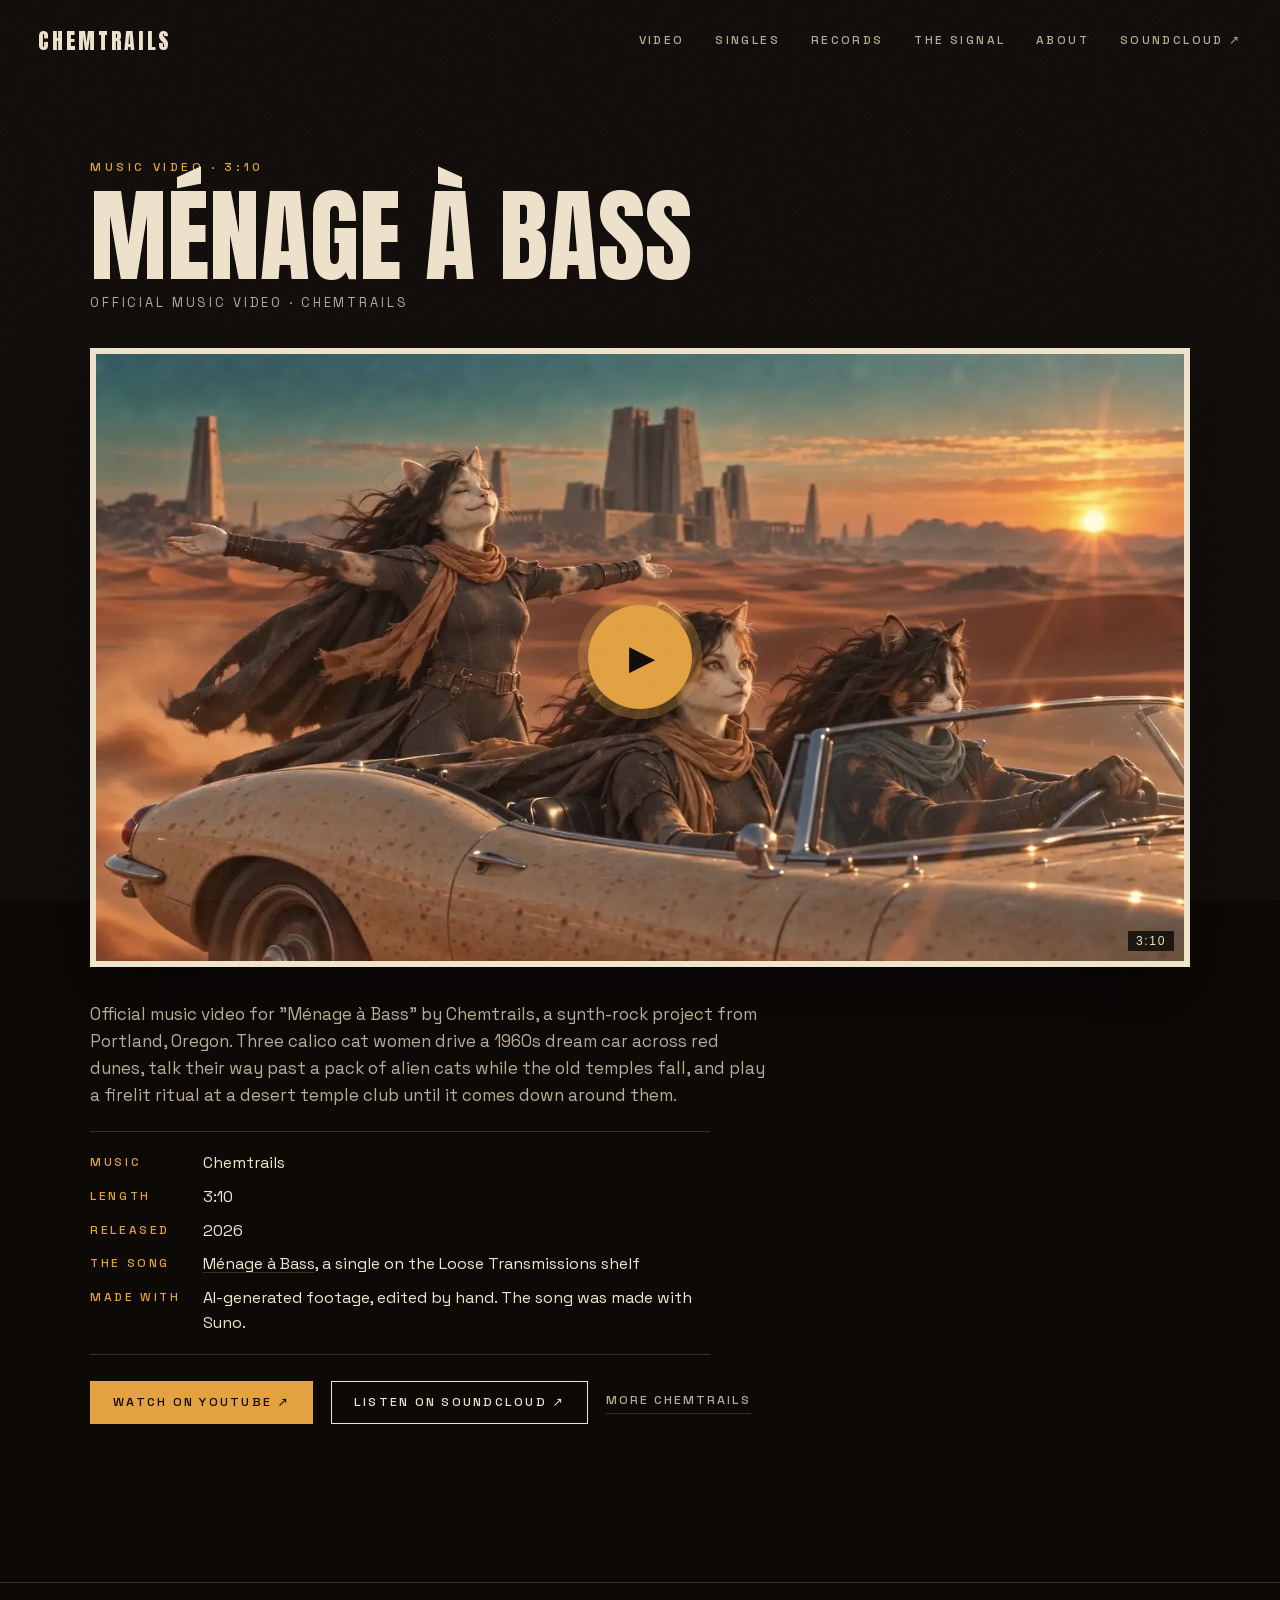
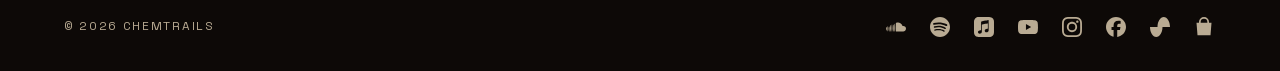
<file: videos/menage-a-bass/index.html>
<!DOCTYPE html>
<html lang="en">
<head>
  <meta charset="UTF-8">
  <meta name="viewport" content="width=device-width, initial-scale=1.0">
  <title>Ménage à Bass (Official Music Video) | Chemtrails</title>
  <meta name="description" content="Official music video for &quot;Ménage à Bass&quot; by Chemtrails, a synth-rock project from Portland, Oregon. Three cat women, a 1960s dream car, alien cats and a desert temple club.">
  <link rel="canonical" href="https://www.chemtrails-music.com/videos/menage-a-bass/">
  <meta property="og:site_name" content="Chemtrails">
  <meta property="og:title" content="Ménage à Bass (Official Music Video) | Chemtrails">
  <meta property="og:description" content="Official music video for &quot;Ménage à Bass&quot; by Chemtrails, a synth-rock project from Portland, Oregon. Three cat women, a 1960s dream car, alien cats and a desert temple club.">
  <meta property="og:image" content="https://www.chemtrails-music.com/assets/video/menage-a-bass-og.jpeg">
  <meta property="og:image:width" content="1200">
  <meta property="og:image:height" content="630">
  <meta property="og:url" content="https://www.chemtrails-music.com/videos/menage-a-bass/">
  <meta property="og:type" content="video.other">
  <meta property="og:locale" content="en_US">
  <meta name="twitter:card" content="summary_large_image">
  <meta name="twitter:title" content="Ménage à Bass (Official Music Video) | Chemtrails">
  <meta name="twitter:description" content="Official music video for &quot;Ménage à Bass&quot; by Chemtrails, a synth-rock project from Portland, Oregon. Three cat women, a 1960s dream car, alien cats and a desert temple club.">
  <meta name="twitter:image" content="https://www.chemtrails-music.com/assets/video/menage-a-bass-og.jpeg">
  <meta name="theme-color" content="#0d0907">
  <script type="application/ld+json">{"@context":"https://schema.org","@graph":[{"@type":"VideoObject","@id":"https://www.chemtrails-music.com/videos/menage-a-bass/#video","name":"Ménage à Bass (Official Music Video)","description":"Official music video for \"Ménage à Bass\" by Chemtrails, a synth-rock project from Portland, Oregon. Three calico cat women drive a 1960s dream car across red dunes, talk their way past a pack of alien cats while the old temples fall, and play a firelit ritual at a desert temple club until it comes down around them.","url":"https://www.chemtrails-music.com/videos/menage-a-bass/","thumbnailUrl":["https://www.chemtrails-music.com/assets/video/menage-a-bass-og.jpeg","https://www.chemtrails-music.com/assets/video/menage-a-bass.webp"],"uploadDate":"2026-11-25","duration":"PT3M10S","embedUrl":"https://www.youtube.com/embed/Qx-Bsy9GQNk","inLanguage":"en","musicBy":{"@type":"MusicGroup","@id":"https://www.chemtrails-music.com/#band","name":"Chemtrails","url":"https://www.chemtrails-music.com/"},"publisher":{"@type":"MusicGroup","@id":"https://www.chemtrails-music.com/#band","name":"Chemtrails","url":"https://www.chemtrails-music.com/"},"about":{"@type":"MusicRecording","name":"Ménage à Bass","url":"https://soundcloud.com/chemtrails/menage-a-bass","byArtist":{"@type":"MusicGroup","@id":"https://www.chemtrails-music.com/#band","name":"Chemtrails","url":"https://www.chemtrails-music.com/"}}},{"@type":"BreadcrumbList","itemListElement":[{"@type":"ListItem","position":1,"name":"Chemtrails","item":"https://www.chemtrails-music.com/"},{"@type":"ListItem","position":2,"name":"Ménage à Bass (music video)","item":"https://www.chemtrails-music.com/videos/menage-a-bass/"}]}]}</script>
  <script async src="https://www.googletagmanager.com/gtag/js?id=G-CT6DLJGNE0"></script>
  <script>window.dataLayer=window.dataLayer||[];function gtag(){dataLayer.push(arguments)}gtag('js',new Date());gtag('config','G-CT6DLJGNE0');</script>
  <link rel="icon" href="/assets/favicon.png" type="image/png">
  <link rel="apple-touch-icon" href="/assets/apple-touch-icon.png">
  <link rel="preload" href="/assets/fonts/anton-latin.woff2" as="font" type="font/woff2" crossorigin>
  <link rel="preload" href="/assets/fonts/space-grotesk-latin.woff2" as="font" type="font/woff2" crossorigin>
  <link rel="stylesheet" href="/style.css?v=3c34d88a">
</head>
<body>
  <div class="grain" aria-hidden="true"></div>
  <nav class="nav">
    <a href="/" class="nav-logo">CHEMTRAILS</a>
    <div class="nav-links">
      <a href="/#video">Video</a>
      <a href="/#singles">Singles</a>
      <a href="/#records">Records</a>
      <a href="/#signal">The Signal</a>
      <a href="/#about">About</a>
      <a href="https://soundcloud.com/chemtrails" target="_blank" rel="noopener">SoundCloud ↗</a>
    </div>
  </nav>

  <main class="video-page">
    <article class="section vp">
      <div class="vp-inner">
        <p class="kicker">Music video · 3:10</p>
        <h1 class="vp-title">Ménage à Bass</h1>
        <p class="vp-by">Official music video · Chemtrails</p>
        <div class="vp-player" id="vp-player" data-yt="Qx-Bsy9GQNk" data-title="Ménage à Bass (Official Music Video)" data-video="menage-a-bass">
          <button type="button" class="ns-poster" data-vp-play aria-label="Play the music video for Ménage à Bass">
            <img src="/assets/video/menage-a-bass.webp?v=edd11690" alt="Three calico cat women riding in a cream open-top sports car across red dunes at sunset, one standing with her arms spread wide, a still from the music video" width="1280" height="720" fetchpriority="high" decoding="async">
            <span class="ns-play" aria-hidden="true">▶</span><span class="ns-time" aria-hidden="true">3:10</span>
          </button>
          <noscript><iframe src="https://www.youtube-nocookie.com/embed/Qx-Bsy9GQNk?rel=0" title="Ménage à Bass (Official Music Video)" allow="encrypted-media; picture-in-picture; fullscreen" allowfullscreen loading="lazy"></iframe></noscript>
        </div>
        <div class="vp-text">
          <p>Official music video for &quot;Ménage à Bass&quot; by Chemtrails, a synth-rock project from Portland, Oregon. Three calico cat women drive a 1960s dream car across red dunes, talk their way past a pack of alien cats while the old temples fall, and play a firelit ritual at a desert temple club until it comes down around them.</p>
          <dl class="glance">
            <dt>Music</dt><dd>Chemtrails</dd>
            <dt>Length</dt><dd>3:10</dd>
            <dt>Released</dt><dd>2026</dd>
            <dt>The song</dt><dd><a href="/#singles">Ménage à Bass</a>, a single on the Loose Transmissions shelf</dd>
            <dt>Made with</dt><dd>AI-generated footage, edited by hand. The song was made with Suno.</dd>
          </dl>
          <div class="rec-actions">
            <a class="btn btn-solid" href="https://youtu.be/Qx-Bsy9GQNk" target="_blank" rel="noopener" data-ev="youtube_click">Watch on YouTube ↗</a>
            <a class="btn btn-line" href="https://soundcloud.com/chemtrails/menage-a-bass" target="_blank" rel="noopener" data-ev="soundcloud_click">Listen on SoundCloud ↗</a>
            <a class="btn-link" href="/">More Chemtrails</a>
          </div>
        </div>
      </div>
    </article>
  </main>
  <footer class="footer">
    <span>© 2026 Chemtrails</span>
    <div class="footer-links">
      <a href="https://soundcloud.com/chemtrails" target="_blank" rel="noopener" aria-label="SoundCloud" title="SoundCloud"><svg viewBox="0 0 24 24" width="20" height="20" fill="currentColor" aria-hidden="true"><path d="M23.999 14.165c-.052 1.796-1.612 3.169-3.4 3.169h-8.18a.68.68 0 0 1-.675-.683V7.862a.747.747 0 0 1 .452-.724s.75-.513 2.333-.513a5.364 5.364 0 0 1 2.763.755 5.433 5.433 0 0 1 2.57 3.54c.282-.08.574-.121.868-.12.884 0 1.73.358 2.347.992s.948 1.49.922 2.373ZM10.721 8.421c.247 2.98.427 5.697 0 8.672a.264.264 0 0 1-.53 0c-.395-2.946-.22-5.718 0-8.672a.264.264 0 0 1 .53 0ZM9.072 9.448c.285 2.659.37 4.986-.006 7.655a.277.277 0 0 1-.55 0c-.331-2.63-.256-5.02 0-7.655a.277.277 0 0 1 .556 0Zm-1.663-.257c.27 2.726.39 5.171 0 7.904a.266.266 0 0 1-.532 0c-.38-2.69-.257-5.21 0-7.904a.266.266 0 0 1 .532 0Zm-1.647.77a26.108 26.108 0 0 1-.008 7.147.272.272 0 0 1-.542 0 27.955 27.955 0 0 1 0-7.147.275.275 0 0 1 .55 0Zm-1.67 1.769c.421 1.865.228 3.5-.029 5.388a.257.257 0 0 1-.514 0c-.21-1.858-.398-3.549 0-5.389a.272.272 0 0 1 .543 0Zm-1.655-.273c.388 1.897.26 3.508-.01 5.412-.026.28-.514.283-.54 0-.244-1.878-.347-3.54-.01-5.412a.283.283 0 0 1 .56 0Zm-1.668.911c.4 1.268.257 2.292-.026 3.572a.257.257 0 0 1-.514 0c-.241-1.262-.354-2.312-.023-3.572a.283.283 0 0 1 .563 0Z"/></svg></a>
      <a href="https://open.spotify.com/artist/64kqKKXxzd2POSCzFz4utw" target="_blank" rel="noopener" aria-label="Spotify" title="Spotify"><svg viewBox="0 0 24 24" width="20" height="20" fill="currentColor" aria-hidden="true"><path d="M12 0C5.4 0 0 5.4 0 12s5.4 12 12 12 12-5.4 12-12S18.66 0 12 0zm5.521 17.34c-.24.359-.66.48-1.021.24-2.82-1.74-6.36-2.101-10.561-1.141-.418.122-.779-.179-.899-.539-.12-.421.18-.78.54-.9 4.56-1.021 8.52-.6 11.64 1.32.42.18.479.659.301 1.02zm1.44-3.3c-.301.42-.841.6-1.262.3-3.239-1.98-8.159-2.58-11.939-1.38-.479.12-1.02-.12-1.14-.6-.12-.48.12-1.021.6-1.141C9.6 9.9 15 10.561 18.72 12.84c.361.181.54.78.241 1.2zm.12-3.36C15.24 8.4 8.82 8.16 5.16 9.301c-.6.179-1.2-.181-1.38-.721-.18-.601.18-1.2.72-1.381 4.26-1.26 11.28-1.02 15.721 1.621.539.3.719 1.02.419 1.56-.299.421-1.02.599-1.559.3z"/></svg></a>
      <a href="https://music.apple.com/us/artist/chemtrails/404715979" target="_blank" rel="noopener" aria-label="Apple Music" title="Apple Music"><svg viewBox="0 0 24 24" width="20" height="20" fill="currentColor" aria-hidden="true"><path d="M23.994 6.124a9.23 9.23 0 00-.24-2.19c-.317-1.31-1.062-2.31-2.18-3.043a5.022 5.022 0 00-1.877-.726 10.496 10.496 0 00-1.564-.15c-.04-.003-.083-.01-.124-.013H5.986c-.152.01-.303.017-.455.026-.747.043-1.49.123-2.193.4-1.336.53-2.3 1.452-2.865 2.78-.192.448-.292.925-.363 1.408-.056.392-.088.785-.1 1.18 0 .032-.007.062-.01.093v12.223c.01.14.017.283.027.424.05.815.154 1.624.497 2.373.65 1.42 1.738 2.353 3.234 2.801.42.127.856.187 1.293.228.555.053 1.11.06 1.667.06h11.03a12.5 12.5 0 001.57-.1c.822-.106 1.596-.35 2.295-.81a5.046 5.046 0 001.88-2.207c.186-.42.293-.87.37-1.324.113-.675.138-1.358.137-2.04-.002-3.8 0-7.595-.003-11.393zm-6.423 3.99v5.712c0 .417-.058.827-.244 1.206-.29.59-.76.962-1.388 1.14-.35.1-.706.157-1.07.173-.95.045-1.773-.6-1.943-1.536a1.88 1.88 0 011.038-2.022c.323-.16.67-.25 1.018-.324.378-.082.758-.153 1.134-.24.274-.063.457-.23.51-.516a.904.904 0 00.02-.193c0-1.815 0-3.63-.002-5.443a.725.725 0 00-.026-.185c-.04-.15-.15-.243-.304-.234-.16.01-.318.035-.475.066-.76.15-1.52.303-2.28.456l-2.325.47-1.374.278c-.016.003-.032.01-.048.013-.277.077-.377.203-.39.49-.002.042 0 .086 0 .13-.002 2.602 0 5.204-.003 7.805 0 .42-.047.836-.215 1.227-.278.64-.77 1.04-1.434 1.233-.35.1-.71.16-1.075.172-.96.036-1.755-.6-1.92-1.544-.14-.812.23-1.685 1.154-2.075.357-.15.73-.232 1.108-.31.287-.06.575-.116.86-.177.383-.083.583-.323.6-.714v-.15c0-2.96 0-5.922.002-8.882 0-.123.013-.25.042-.37.07-.285.273-.448.546-.518.255-.066.515-.112.774-.165.733-.15 1.466-.296 2.2-.444l2.27-.46c.67-.134 1.34-.27 2.01-.403.22-.043.442-.088.663-.106.31-.025.523.17.554.482.008.073.012.148.012.223.002 1.91.002 3.822 0 5.732z"/></svg></a>
      <a href="https://www.youtube.com/channel/UCBp1ER64T6_AvGpECk63Z6g" target="_blank" rel="noopener" aria-label="YouTube" title="YouTube" data-ev="youtube_click"><svg viewBox="0 0 24 24" width="20" height="20" fill="currentColor" aria-hidden="true"><path d="M23.498 6.186a3.016 3.016 0 0 0-2.122-2.136C19.505 3.545 12 3.545 12 3.545s-7.505 0-9.377.505A3.017 3.017 0 0 0 .502 6.186C0 8.07 0 12 0 12s0 3.93.502 5.814a3.016 3.016 0 0 0 2.122 2.136c1.871.505 9.376.505 9.376.505s7.505 0 9.377-.505a3.015 3.015 0 0 0 2.122-2.136C24 15.93 24 12 24 12s0-3.93-.502-5.814zM9.545 15.568V8.432L15.818 12l-6.273 3.568z"/></svg></a>
      <a href="https://www.instagram.com/chemtrails.band" target="_blank" rel="noopener" aria-label="Instagram" title="Instagram"><svg viewBox="0 0 24 24" width="20" height="20" fill="currentColor" aria-hidden="true"><path d="M7.0301.084c-1.2768.0602-2.1487.264-2.911.5634-.7888.3075-1.4575.72-2.1228 1.3877-.6652.6677-1.075 1.3368-1.3802 2.127-.2954.7638-.4956 1.6365-.552 2.914-.0564 1.2775-.0689 1.6882-.0626 4.947.0062 3.2586.0206 3.6671.0825 4.9473.061 1.2765.264 2.1482.5635 2.9107.308.7889.72 1.4573 1.388 2.1228.6679.6655 1.3365 1.0743 2.1285 1.38.7632.295 1.6361.4961 2.9134.552 1.2773.056 1.6884.069 4.9462.0627 3.2578-.0062 3.668-.0207 4.9478-.0814 1.28-.0607 2.147-.2652 2.9098-.5633.7889-.3086 1.4578-.72 2.1228-1.3881.665-.6682 1.0745-1.3378 1.3795-2.1284.2957-.7632.4966-1.636.552-2.9124.056-1.2809.0692-1.6898.063-4.948-.0063-3.2583-.021-3.6668-.0817-4.9465-.0607-1.2797-.264-2.1487-.5633-2.9117-.3084-.7889-.72-1.4568-1.3876-2.1228C21.2982 1.33 20.628.9208 19.8378.6165 19.074.321 18.2017.1197 16.9244.0645 15.6471.0093 15.236-.005 11.977.0014 8.718.0076 8.31.0215 7.0301.0839m.1402 21.6932c-1.17-.0509-1.8053-.2453-2.2287-.408-.5606-.216-.96-.4771-1.3819-.895-.422-.4178-.6811-.8186-.9-1.378-.1644-.4234-.3624-1.058-.4171-2.228-.0595-1.2645-.072-1.6442-.079-4.848-.007-3.2037.0053-3.583.0607-4.848.05-1.169.2456-1.805.408-2.2282.216-.5613.4762-.96.895-1.3816.4188-.4217.8184-.6814 1.3783-.9003.423-.1651 1.0575-.3614 2.227-.4171 1.2655-.06 1.6447-.072 4.848-.079 3.2033-.007 3.5835.005 4.8495.0608 1.169.0508 1.8053.2445 2.228.408.5608.216.96.4754 1.3816.895.4217.4194.6816.8176.9005 1.3787.1653.4217.3617 1.056.4169 2.2263.0602 1.2655.0739 1.645.0796 4.848.0058 3.203-.0055 3.5834-.061 4.848-.051 1.17-.245 1.8055-.408 2.2294-.216.5604-.4763.96-.8954 1.3814-.419.4215-.8181.6811-1.3783.9-.4224.1649-1.0577.3617-2.2262.4174-1.2656.0595-1.6448.072-4.8493.079-3.2045.007-3.5825-.006-4.848-.0608M16.953 5.5864A1.44 1.44 0 1 0 18.39 4.144a1.44 1.44 0 0 0-1.437 1.4424M5.8385 12.012c.0067 3.4032 2.7706 6.1557 6.173 6.1493 3.4026-.0065 6.157-2.7701 6.1506-6.1733-.0065-3.4032-2.771-6.1565-6.174-6.1498-3.403.0067-6.156 2.771-6.1496 6.1738M8 12.0077a4 4 0 1 1 4.008 3.9921A3.9996 3.9996 0 0 1 8 12.0077"/></svg></a>
      <a href="https://www.facebook.com/ChemtrailsMusic" target="_blank" rel="noopener" aria-label="Facebook" title="Facebook"><svg viewBox="0 0 24 24" width="20" height="20" fill="currentColor" aria-hidden="true"><path d="M9.101 23.691v-7.98H6.627v-3.667h2.474v-1.58c0-4.085 1.848-5.978 5.858-5.978.401 0 .955.042 1.468.103a8.68 8.68 0 0 1 1.141.195v3.325a8.623 8.623 0 0 0-.653-.036 26.805 26.805 0 0 0-.733-.009c-.707 0-1.259.096-1.675.309a1.686 1.686 0 0 0-.679.622c-.258.42-.374.995-.374 1.752v1.297h3.919l-.386 2.103-.287 1.564h-3.246v8.245C19.396 23.238 24 18.179 24 12.044c0-6.627-5.373-12-12-12s-12 5.373-12 12c0 5.628 3.874 10.35 9.101 11.647Z"/></svg></a>
      <a href="https://suno.com/@gamecat2300" target="_blank" rel="noopener" aria-label="Suno" title="Suno"><svg viewBox="0 0 24 24" width="20" height="20" fill="currentColor" aria-hidden="true"><path d="M16.5 0C20.642 0 24 5.373 24 12h-9c0 6.627-3.358 12-7.5 12C3.358 24 0 18.627 0 12h9c0-6.627 3.358-12 7.5-12Z"/></svg></a>
      <a href="https://chemtrails-music.myspreadshop.com/?utm_source=chemtrails-music.com&utm_medium=footer&utm_campaign=merch" target="_blank" rel="noopener" aria-label="Shop" title="Shop"><svg viewBox="0 0 24 24" width="20" height="20" fill="currentColor" aria-hidden="true"><path d="M6 7V6a6 6 0 0 1 12 0v1h3l-1.2 15H4.2L3 7h3zm2 0h8V6a4 4 0 0 0-8 0v1z"/></svg></a>
    </div>
  </footer>
  <div class="player" id="player" hidden>
    <img class="player-art" id="p-art" src="[data-uri]" alt="" width="52" height="52">
    <div class="player-meta"><span class="player-title" id="p-title"></span><span class="player-rec" id="p-rec"></span></div>
    <div class="player-controls">
      <button type="button" id="p-prev" aria-label="Previous track">⏮</button>
      <button type="button" id="p-play" class="player-play" aria-label="Play or pause">▶</button>
      <button type="button" id="p-next" aria-label="Next track">⏭</button>
      <button type="button" id="p-share" class="share" aria-label="Share this track" title="Share"><svg viewBox="0 0 24 24" aria-hidden="true"><path d="M12 3v12M7.5 7.5 12 3l4.5 4.5M5 12v7a2 2 0 0 0 2 2h10a2 2 0 0 0 2-2v-7" fill="none" stroke="currentColor" stroke-width="1.8" stroke-linecap="round" stroke-linejoin="round"/></svg></button>
    </div>
    <div class="player-progress">
      <span class="time" id="p-now">0:00</span>
      <div class="rail" id="p-rail"><div class="rail-fill" id="p-fill"></div></div>
      <span class="time" id="p-total">–:––</span>
    </div>
    <a class="player-sc" id="p-sc" href="https://soundcloud.com/chemtrails" target="_blank" rel="noopener">SoundCloud ↗</a>
  </div>
  <div id="sc-host" aria-hidden="true"></div>
  <div id="share-live" class="sr-only" role="status" aria-live="polite"></div>
  <script src="/site.js?v=5c0054ae" defer></script>
</body>
</html>
</file>
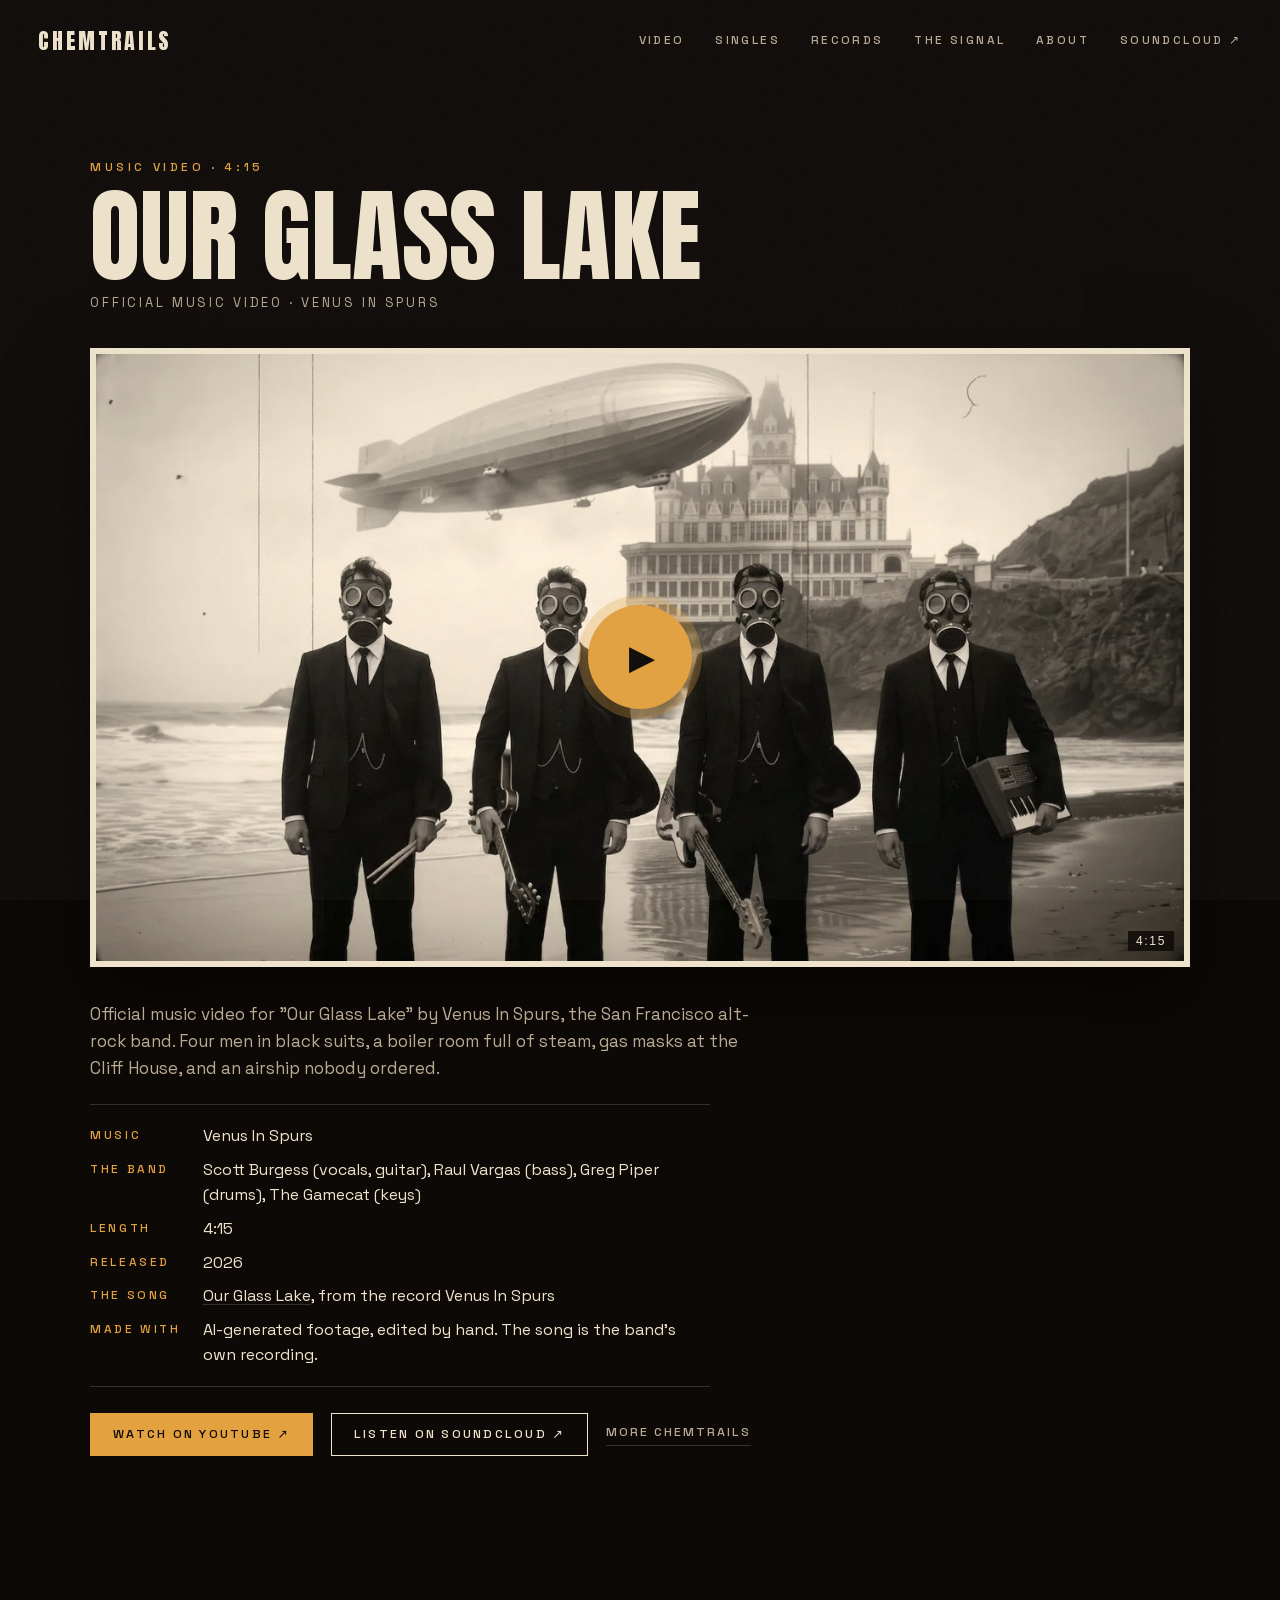
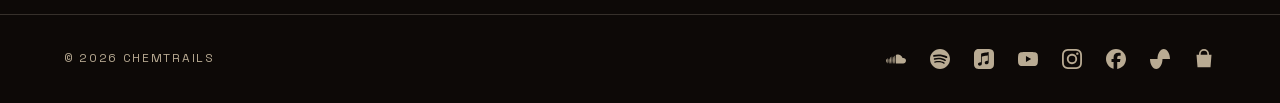
<file: videos/our-glass-lake/index.html>
<!DOCTYPE html>
<html lang="en">
<head>
  <meta charset="UTF-8">
  <meta name="viewport" content="width=device-width, initial-scale=1.0">
  <title>Our Glass Lake - Venus In Spurs (Official Music Video) | Chemtrails</title>
  <meta name="description" content="Official music video for &quot;Our Glass Lake&quot; by Venus In Spurs, the San Francisco alt-rock band. Black suits, a steam-filled boiler room and gas masks at the Cliff House.">
  <link rel="canonical" href="https://www.chemtrails-music.com/videos/our-glass-lake/">
  <meta property="og:site_name" content="Chemtrails">
  <meta property="og:title" content="Our Glass Lake - Venus In Spurs (Official Music Video) | Chemtrails">
  <meta property="og:description" content="Official music video for &quot;Our Glass Lake&quot; by Venus In Spurs, the San Francisco alt-rock band. Black suits, a steam-filled boiler room and gas masks at the Cliff House.">
  <meta property="og:image" content="https://www.chemtrails-music.com/assets/video/our-glass-lake-og.jpeg">
  <meta property="og:image:width" content="1200">
  <meta property="og:image:height" content="630">
  <meta property="og:url" content="https://www.chemtrails-music.com/videos/our-glass-lake/">
  <meta property="og:type" content="video.other">
  <meta property="og:locale" content="en_US">
  <meta name="twitter:card" content="summary_large_image">
  <meta name="twitter:title" content="Our Glass Lake - Venus In Spurs (Official Music Video) | Chemtrails">
  <meta name="twitter:description" content="Official music video for &quot;Our Glass Lake&quot; by Venus In Spurs, the San Francisco alt-rock band. Black suits, a steam-filled boiler room and gas masks at the Cliff House.">
  <meta name="twitter:image" content="https://www.chemtrails-music.com/assets/video/our-glass-lake-og.jpeg">
  <meta name="theme-color" content="#0d0907">
  <script type="application/ld+json">{"@context":"https://schema.org","@graph":[{"@type":"VideoObject","@id":"https://www.chemtrails-music.com/videos/our-glass-lake/#video","name":"Our Glass Lake - Venus In Spurs (Official Music Video)","description":"Official music video for \"Our Glass Lake\" by Venus In Spurs, the San Francisco alt-rock band. Four men in black suits, a boiler room full of steam, gas masks at the Cliff House, and an airship nobody ordered.","url":"https://www.chemtrails-music.com/videos/our-glass-lake/","thumbnailUrl":["https://www.chemtrails-music.com/assets/video/our-glass-lake-og.jpeg","https://www.chemtrails-music.com/assets/video/our-glass-lake.webp"],"uploadDate":"2026-11-14","duration":"PT4M15S","embedUrl":"https://www.youtube.com/embed/Sdu90JjIPB0","inLanguage":"en","musicBy":{"@type":"MusicGroup","name":"Venus In Spurs"},"publisher":{"@type":"MusicGroup","@id":"https://www.chemtrails-music.com/#band","name":"Chemtrails","url":"https://www.chemtrails-music.com/"},"about":{"@type":"MusicRecording","name":"Our Glass Lake","url":"https://soundcloud.com/chemtrails/our-glass-lake","byArtist":{"@type":"MusicGroup","name":"Venus In Spurs"},"inAlbum":{"@type":"MusicAlbum","name":"Venus In Spurs","url":"https://www.chemtrails-music.com/records/venus-in-spurs/"}}},{"@type":"BreadcrumbList","itemListElement":[{"@type":"ListItem","position":1,"name":"Chemtrails","item":"https://www.chemtrails-music.com/"},{"@type":"ListItem","position":2,"name":"Our Glass Lake (music video)","item":"https://www.chemtrails-music.com/videos/our-glass-lake/"}]}]}</script>
  <script async src="https://www.googletagmanager.com/gtag/js?id=G-CT6DLJGNE0"></script>
  <script>window.dataLayer=window.dataLayer||[];function gtag(){dataLayer.push(arguments)}gtag('js',new Date());gtag('config','G-CT6DLJGNE0');</script>
  <link rel="icon" href="/assets/favicon.png" type="image/png">
  <link rel="apple-touch-icon" href="/assets/apple-touch-icon.png">
  <link rel="preload" href="/assets/fonts/anton-latin.woff2" as="font" type="font/woff2" crossorigin>
  <link rel="preload" href="/assets/fonts/space-grotesk-latin.woff2" as="font" type="font/woff2" crossorigin>
  <link rel="stylesheet" href="/style.css?v=3c34d88a">
</head>
<body>
  <div class="grain" aria-hidden="true"></div>
  <nav class="nav">
    <a href="/" class="nav-logo">CHEMTRAILS</a>
    <div class="nav-links">
      <a href="/#video">Video</a>
      <a href="/#singles">Singles</a>
      <a href="/#records">Records</a>
      <a href="/#signal">The Signal</a>
      <a href="/#about">About</a>
      <a href="https://soundcloud.com/chemtrails" target="_blank" rel="noopener">SoundCloud ↗</a>
    </div>
  </nav>

  <main class="video-page">
    <article class="section vp">
      <div class="vp-inner">
        <p class="kicker">Music video · 4:15</p>
        <h1 class="vp-title">Our Glass Lake</h1>
        <p class="vp-by">Official music video · Venus In Spurs</p>
        <div class="vp-player" id="vp-player" data-yt="Sdu90JjIPB0" data-title="Our Glass Lake - Venus In Spurs (Official Music Video)" data-video="our-glass-lake">
          <button type="button" class="ns-poster" data-vp-play aria-label="Play the music video for Our Glass Lake">
            <img src="/assets/video/our-glass-lake.webp?v=3708a379" alt="Four men in black suits and gas masks on the beach below the Cliff House, an airship overhead, a still from the music video" width="1280" height="720" fetchpriority="high" decoding="async">
            <span class="ns-play" aria-hidden="true">▶</span><span class="ns-time" aria-hidden="true">4:15</span>
          </button>
          <noscript><iframe src="https://www.youtube-nocookie.com/embed/Sdu90JjIPB0?rel=0" title="Our Glass Lake - Venus In Spurs (Official Music Video)" allow="encrypted-media; picture-in-picture; fullscreen" allowfullscreen loading="lazy"></iframe></noscript>
        </div>
        <div class="vp-text">
          <p>Official music video for &quot;Our Glass Lake&quot; by Venus In Spurs, the San Francisco alt-rock band. Four men in black suits, a boiler room full of steam, gas masks at the Cliff House, and an airship nobody ordered.</p>
          <dl class="glance">
            <dt>Music</dt><dd>Venus In Spurs</dd>
            <dt>The band</dt><dd>Scott Burgess (vocals, guitar), Raul Vargas (bass), Greg Piper (drums), The Gamecat (keys)</dd>
            <dt>Length</dt><dd>4:15</dd>
            <dt>Released</dt><dd>2026</dd>
            <dt>The song</dt><dd><a href="/records/venus-in-spurs/">Our Glass Lake</a>, from the record Venus In Spurs</dd>
            <dt>Made with</dt><dd>AI-generated footage, edited by hand. The song is the band's own recording.</dd>
          </dl>
          <div class="rec-actions">
            <a class="btn btn-solid" href="https://youtu.be/Sdu90JjIPB0" target="_blank" rel="noopener" data-ev="youtube_click">Watch on YouTube ↗</a>
            <a class="btn btn-line" href="https://soundcloud.com/chemtrails/our-glass-lake" target="_blank" rel="noopener" data-ev="soundcloud_click">Listen on SoundCloud ↗</a>
            <a class="btn-link" href="/">More Chemtrails</a>
          </div>
        </div>
      </div>
    </article>
  </main>
  <footer class="footer">
    <span>© 2026 Chemtrails</span>
    <div class="footer-links">
      <a href="https://soundcloud.com/chemtrails" target="_blank" rel="noopener" aria-label="SoundCloud" title="SoundCloud"><svg viewBox="0 0 24 24" width="20" height="20" fill="currentColor" aria-hidden="true"><path d="M23.999 14.165c-.052 1.796-1.612 3.169-3.4 3.169h-8.18a.68.68 0 0 1-.675-.683V7.862a.747.747 0 0 1 .452-.724s.75-.513 2.333-.513a5.364 5.364 0 0 1 2.763.755 5.433 5.433 0 0 1 2.57 3.54c.282-.08.574-.121.868-.12.884 0 1.73.358 2.347.992s.948 1.49.922 2.373ZM10.721 8.421c.247 2.98.427 5.697 0 8.672a.264.264 0 0 1-.53 0c-.395-2.946-.22-5.718 0-8.672a.264.264 0 0 1 .53 0ZM9.072 9.448c.285 2.659.37 4.986-.006 7.655a.277.277 0 0 1-.55 0c-.331-2.63-.256-5.02 0-7.655a.277.277 0 0 1 .556 0Zm-1.663-.257c.27 2.726.39 5.171 0 7.904a.266.266 0 0 1-.532 0c-.38-2.69-.257-5.21 0-7.904a.266.266 0 0 1 .532 0Zm-1.647.77a26.108 26.108 0 0 1-.008 7.147.272.272 0 0 1-.542 0 27.955 27.955 0 0 1 0-7.147.275.275 0 0 1 .55 0Zm-1.67 1.769c.421 1.865.228 3.5-.029 5.388a.257.257 0 0 1-.514 0c-.21-1.858-.398-3.549 0-5.389a.272.272 0 0 1 .543 0Zm-1.655-.273c.388 1.897.26 3.508-.01 5.412-.026.28-.514.283-.54 0-.244-1.878-.347-3.54-.01-5.412a.283.283 0 0 1 .56 0Zm-1.668.911c.4 1.268.257 2.292-.026 3.572a.257.257 0 0 1-.514 0c-.241-1.262-.354-2.312-.023-3.572a.283.283 0 0 1 .563 0Z"/></svg></a>
      <a href="https://open.spotify.com/artist/64kqKKXxzd2POSCzFz4utw" target="_blank" rel="noopener" aria-label="Spotify" title="Spotify"><svg viewBox="0 0 24 24" width="20" height="20" fill="currentColor" aria-hidden="true"><path d="M12 0C5.4 0 0 5.4 0 12s5.4 12 12 12 12-5.4 12-12S18.66 0 12 0zm5.521 17.34c-.24.359-.66.48-1.021.24-2.82-1.74-6.36-2.101-10.561-1.141-.418.122-.779-.179-.899-.539-.12-.421.18-.78.54-.9 4.56-1.021 8.52-.6 11.64 1.32.42.18.479.659.301 1.02zm1.44-3.3c-.301.42-.841.6-1.262.3-3.239-1.98-8.159-2.58-11.939-1.38-.479.12-1.02-.12-1.14-.6-.12-.48.12-1.021.6-1.141C9.6 9.9 15 10.561 18.72 12.84c.361.181.54.78.241 1.2zm.12-3.36C15.24 8.4 8.82 8.16 5.16 9.301c-.6.179-1.2-.181-1.38-.721-.18-.601.18-1.2.72-1.381 4.26-1.26 11.28-1.02 15.721 1.621.539.3.719 1.02.419 1.56-.299.421-1.02.599-1.559.3z"/></svg></a>
      <a href="https://music.apple.com/us/artist/chemtrails/404715979" target="_blank" rel="noopener" aria-label="Apple Music" title="Apple Music"><svg viewBox="0 0 24 24" width="20" height="20" fill="currentColor" aria-hidden="true"><path d="M23.994 6.124a9.23 9.23 0 00-.24-2.19c-.317-1.31-1.062-2.31-2.18-3.043a5.022 5.022 0 00-1.877-.726 10.496 10.496 0 00-1.564-.15c-.04-.003-.083-.01-.124-.013H5.986c-.152.01-.303.017-.455.026-.747.043-1.49.123-2.193.4-1.336.53-2.3 1.452-2.865 2.78-.192.448-.292.925-.363 1.408-.056.392-.088.785-.1 1.18 0 .032-.007.062-.01.093v12.223c.01.14.017.283.027.424.05.815.154 1.624.497 2.373.65 1.42 1.738 2.353 3.234 2.801.42.127.856.187 1.293.228.555.053 1.11.06 1.667.06h11.03a12.5 12.5 0 001.57-.1c.822-.106 1.596-.35 2.295-.81a5.046 5.046 0 001.88-2.207c.186-.42.293-.87.37-1.324.113-.675.138-1.358.137-2.04-.002-3.8 0-7.595-.003-11.393zm-6.423 3.99v5.712c0 .417-.058.827-.244 1.206-.29.59-.76.962-1.388 1.14-.35.1-.706.157-1.07.173-.95.045-1.773-.6-1.943-1.536a1.88 1.88 0 011.038-2.022c.323-.16.67-.25 1.018-.324.378-.082.758-.153 1.134-.24.274-.063.457-.23.51-.516a.904.904 0 00.02-.193c0-1.815 0-3.63-.002-5.443a.725.725 0 00-.026-.185c-.04-.15-.15-.243-.304-.234-.16.01-.318.035-.475.066-.76.15-1.52.303-2.28.456l-2.325.47-1.374.278c-.016.003-.032.01-.048.013-.277.077-.377.203-.39.49-.002.042 0 .086 0 .13-.002 2.602 0 5.204-.003 7.805 0 .42-.047.836-.215 1.227-.278.64-.77 1.04-1.434 1.233-.35.1-.71.16-1.075.172-.96.036-1.755-.6-1.92-1.544-.14-.812.23-1.685 1.154-2.075.357-.15.73-.232 1.108-.31.287-.06.575-.116.86-.177.383-.083.583-.323.6-.714v-.15c0-2.96 0-5.922.002-8.882 0-.123.013-.25.042-.37.07-.285.273-.448.546-.518.255-.066.515-.112.774-.165.733-.15 1.466-.296 2.2-.444l2.27-.46c.67-.134 1.34-.27 2.01-.403.22-.043.442-.088.663-.106.31-.025.523.17.554.482.008.073.012.148.012.223.002 1.91.002 3.822 0 5.732z"/></svg></a>
      <a href="https://www.youtube.com/channel/UCBp1ER64T6_AvGpECk63Z6g" target="_blank" rel="noopener" aria-label="YouTube" title="YouTube" data-ev="youtube_click"><svg viewBox="0 0 24 24" width="20" height="20" fill="currentColor" aria-hidden="true"><path d="M23.498 6.186a3.016 3.016 0 0 0-2.122-2.136C19.505 3.545 12 3.545 12 3.545s-7.505 0-9.377.505A3.017 3.017 0 0 0 .502 6.186C0 8.07 0 12 0 12s0 3.93.502 5.814a3.016 3.016 0 0 0 2.122 2.136c1.871.505 9.376.505 9.376.505s7.505 0 9.377-.505a3.015 3.015 0 0 0 2.122-2.136C24 15.93 24 12 24 12s0-3.93-.502-5.814zM9.545 15.568V8.432L15.818 12l-6.273 3.568z"/></svg></a>
      <a href="https://www.instagram.com/chemtrails.band" target="_blank" rel="noopener" aria-label="Instagram" title="Instagram"><svg viewBox="0 0 24 24" width="20" height="20" fill="currentColor" aria-hidden="true"><path d="M7.0301.084c-1.2768.0602-2.1487.264-2.911.5634-.7888.3075-1.4575.72-2.1228 1.3877-.6652.6677-1.075 1.3368-1.3802 2.127-.2954.7638-.4956 1.6365-.552 2.914-.0564 1.2775-.0689 1.6882-.0626 4.947.0062 3.2586.0206 3.6671.0825 4.9473.061 1.2765.264 2.1482.5635 2.9107.308.7889.72 1.4573 1.388 2.1228.6679.6655 1.3365 1.0743 2.1285 1.38.7632.295 1.6361.4961 2.9134.552 1.2773.056 1.6884.069 4.9462.0627 3.2578-.0062 3.668-.0207 4.9478-.0814 1.28-.0607 2.147-.2652 2.9098-.5633.7889-.3086 1.4578-.72 2.1228-1.3881.665-.6682 1.0745-1.3378 1.3795-2.1284.2957-.7632.4966-1.636.552-2.9124.056-1.2809.0692-1.6898.063-4.948-.0063-3.2583-.021-3.6668-.0817-4.9465-.0607-1.2797-.264-2.1487-.5633-2.9117-.3084-.7889-.72-1.4568-1.3876-2.1228C21.2982 1.33 20.628.9208 19.8378.6165 19.074.321 18.2017.1197 16.9244.0645 15.6471.0093 15.236-.005 11.977.0014 8.718.0076 8.31.0215 7.0301.0839m.1402 21.6932c-1.17-.0509-1.8053-.2453-2.2287-.408-.5606-.216-.96-.4771-1.3819-.895-.422-.4178-.6811-.8186-.9-1.378-.1644-.4234-.3624-1.058-.4171-2.228-.0595-1.2645-.072-1.6442-.079-4.848-.007-3.2037.0053-3.583.0607-4.848.05-1.169.2456-1.805.408-2.2282.216-.5613.4762-.96.895-1.3816.4188-.4217.8184-.6814 1.3783-.9003.423-.1651 1.0575-.3614 2.227-.4171 1.2655-.06 1.6447-.072 4.848-.079 3.2033-.007 3.5835.005 4.8495.0608 1.169.0508 1.8053.2445 2.228.408.5608.216.96.4754 1.3816.895.4217.4194.6816.8176.9005 1.3787.1653.4217.3617 1.056.4169 2.2263.0602 1.2655.0739 1.645.0796 4.848.0058 3.203-.0055 3.5834-.061 4.848-.051 1.17-.245 1.8055-.408 2.2294-.216.5604-.4763.96-.8954 1.3814-.419.4215-.8181.6811-1.3783.9-.4224.1649-1.0577.3617-2.2262.4174-1.2656.0595-1.6448.072-4.8493.079-3.2045.007-3.5825-.006-4.848-.0608M16.953 5.5864A1.44 1.44 0 1 0 18.39 4.144a1.44 1.44 0 0 0-1.437 1.4424M5.8385 12.012c.0067 3.4032 2.7706 6.1557 6.173 6.1493 3.4026-.0065 6.157-2.7701 6.1506-6.1733-.0065-3.4032-2.771-6.1565-6.174-6.1498-3.403.0067-6.156 2.771-6.1496 6.1738M8 12.0077a4 4 0 1 1 4.008 3.9921A3.9996 3.9996 0 0 1 8 12.0077"/></svg></a>
      <a href="https://www.facebook.com/ChemtrailsMusic" target="_blank" rel="noopener" aria-label="Facebook" title="Facebook"><svg viewBox="0 0 24 24" width="20" height="20" fill="currentColor" aria-hidden="true"><path d="M9.101 23.691v-7.98H6.627v-3.667h2.474v-1.58c0-4.085 1.848-5.978 5.858-5.978.401 0 .955.042 1.468.103a8.68 8.68 0 0 1 1.141.195v3.325a8.623 8.623 0 0 0-.653-.036 26.805 26.805 0 0 0-.733-.009c-.707 0-1.259.096-1.675.309a1.686 1.686 0 0 0-.679.622c-.258.42-.374.995-.374 1.752v1.297h3.919l-.386 2.103-.287 1.564h-3.246v8.245C19.396 23.238 24 18.179 24 12.044c0-6.627-5.373-12-12-12s-12 5.373-12 12c0 5.628 3.874 10.35 9.101 11.647Z"/></svg></a>
      <a href="https://suno.com/@gamecat2300" target="_blank" rel="noopener" aria-label="Suno" title="Suno"><svg viewBox="0 0 24 24" width="20" height="20" fill="currentColor" aria-hidden="true"><path d="M16.5 0C20.642 0 24 5.373 24 12h-9c0 6.627-3.358 12-7.5 12C3.358 24 0 18.627 0 12h9c0-6.627 3.358-12 7.5-12Z"/></svg></a>
      <a href="https://chemtrails-music.myspreadshop.com/?utm_source=chemtrails-music.com&utm_medium=footer&utm_campaign=merch" target="_blank" rel="noopener" aria-label="Shop" title="Shop"><svg viewBox="0 0 24 24" width="20" height="20" fill="currentColor" aria-hidden="true"><path d="M6 7V6a6 6 0 0 1 12 0v1h3l-1.2 15H4.2L3 7h3zm2 0h8V6a4 4 0 0 0-8 0v1z"/></svg></a>
    </div>
  </footer>
  <div class="player" id="player" hidden>
    <img class="player-art" id="p-art" src="[data-uri]" alt="" width="52" height="52">
    <div class="player-meta"><span class="player-title" id="p-title"></span><span class="player-rec" id="p-rec"></span></div>
    <div class="player-controls">
      <button type="button" id="p-prev" aria-label="Previous track">⏮</button>
      <button type="button" id="p-play" class="player-play" aria-label="Play or pause">▶</button>
      <button type="button" id="p-next" aria-label="Next track">⏭</button>
      <button type="button" id="p-share" class="share" aria-label="Share this track" title="Share"><svg viewBox="0 0 24 24" aria-hidden="true"><path d="M12 3v12M7.5 7.5 12 3l4.5 4.5M5 12v7a2 2 0 0 0 2 2h10a2 2 0 0 0 2-2v-7" fill="none" stroke="currentColor" stroke-width="1.8" stroke-linecap="round" stroke-linejoin="round"/></svg></button>
    </div>
    <div class="player-progress">
      <span class="time" id="p-now">0:00</span>
      <div class="rail" id="p-rail"><div class="rail-fill" id="p-fill"></div></div>
      <span class="time" id="p-total">–:––</span>
    </div>
    <a class="player-sc" id="p-sc" href="https://soundcloud.com/chemtrails" target="_blank" rel="noopener">SoundCloud ↗</a>
  </div>
  <div id="sc-host" aria-hidden="true"></div>
  <div id="share-live" class="sr-only" role="status" aria-live="polite"></div>
  <script src="/site.js?v=5c0054ae" defer></script>
</body>
</html>
</file>
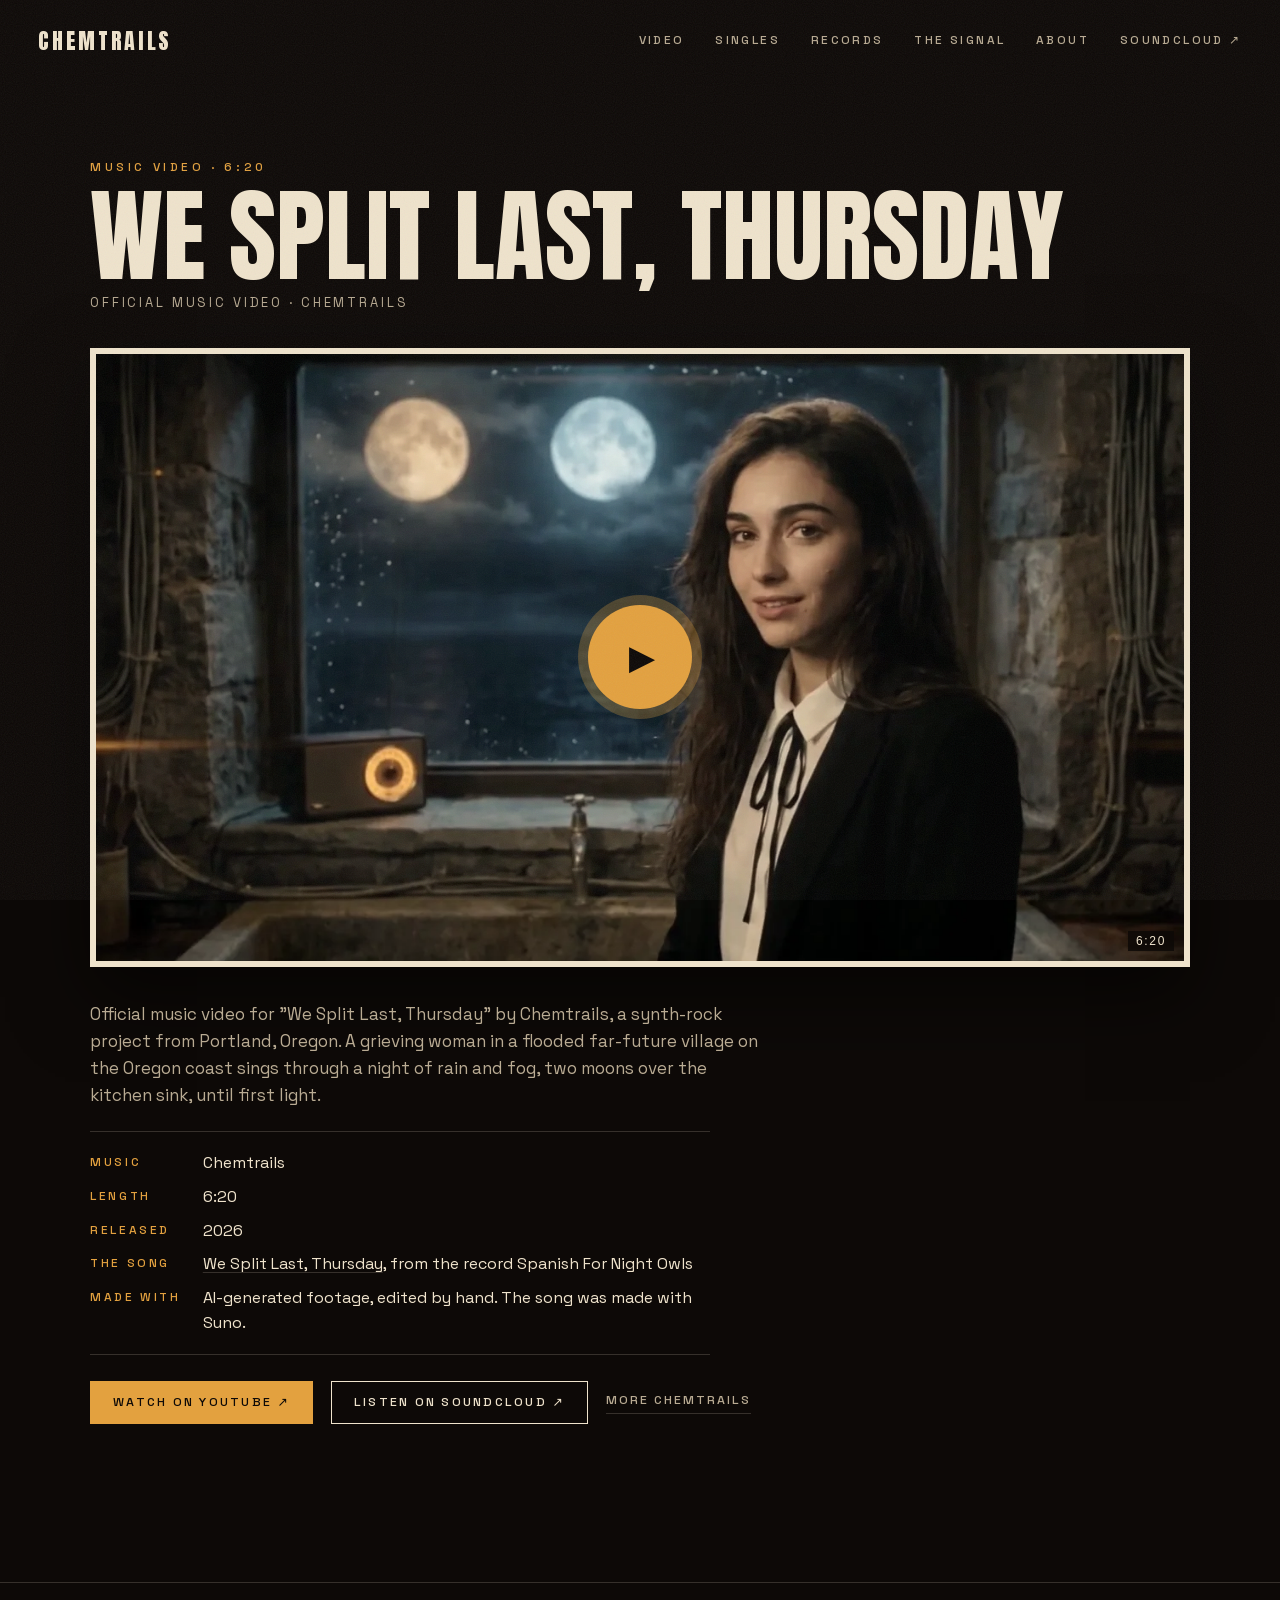
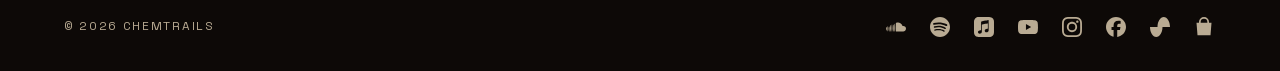
<file: videos/we-split-last-thursday/index.html>
<!DOCTYPE html>
<html lang="en">
<head>
  <meta charset="UTF-8">
  <meta name="viewport" content="width=device-width, initial-scale=1.0">
  <title>We Split Last, Thursday (Official Music Video) | Chemtrails</title>
  <meta name="description" content="Official music video for &quot;We Split Last, Thursday&quot; by Chemtrails, a synth-rock project from Portland, Oregon. Rain, fog and two moons over the kitchen sink, from grief to first light.">
  <link rel="canonical" href="https://www.chemtrails-music.com/videos/we-split-last-thursday/">
  <meta property="og:site_name" content="Chemtrails">
  <meta property="og:title" content="We Split Last, Thursday (Official Music Video) | Chemtrails">
  <meta property="og:description" content="Official music video for &quot;We Split Last, Thursday&quot; by Chemtrails, a synth-rock project from Portland, Oregon. Rain, fog and two moons over the kitchen sink, from grief to first light.">
  <meta property="og:image" content="https://www.chemtrails-music.com/assets/video/we-split-last-thursday-og.jpeg">
  <meta property="og:image:width" content="1200">
  <meta property="og:image:height" content="630">
  <meta property="og:url" content="https://www.chemtrails-music.com/videos/we-split-last-thursday/">
  <meta property="og:type" content="video.other">
  <meta property="og:locale" content="en_US">
  <meta name="twitter:card" content="summary_large_image">
  <meta name="twitter:title" content="We Split Last, Thursday (Official Music Video) | Chemtrails">
  <meta name="twitter:description" content="Official music video for &quot;We Split Last, Thursday&quot; by Chemtrails, a synth-rock project from Portland, Oregon. Rain, fog and two moons over the kitchen sink, from grief to first light.">
  <meta name="twitter:image" content="https://www.chemtrails-music.com/assets/video/we-split-last-thursday-og.jpeg">
  <meta name="theme-color" content="#0d0907">
  <script type="application/ld+json">{"@context":"https://schema.org","@graph":[{"@type":"VideoObject","@id":"https://www.chemtrails-music.com/videos/we-split-last-thursday/#video","name":"We Split Last, Thursday (Official Music Video)","description":"Official music video for \"We Split Last, Thursday\" by Chemtrails, a synth-rock project from Portland, Oregon. A grieving woman in a flooded far-future village on the Oregon coast sings through a night of rain and fog, two moons over the kitchen sink, until first light.","url":"https://www.chemtrails-music.com/videos/we-split-last-thursday/","thumbnailUrl":["https://www.chemtrails-music.com/assets/video/we-split-last-thursday-og.jpeg","https://www.chemtrails-music.com/assets/video/we-split-last-thursday.webp"],"uploadDate":"2026-11-24","duration":"PT6M20S","embedUrl":"https://www.youtube.com/embed/qYGg00EIdLw","inLanguage":"en","musicBy":{"@type":"MusicGroup","@id":"https://www.chemtrails-music.com/#band","name":"Chemtrails","url":"https://www.chemtrails-music.com/"},"publisher":{"@type":"MusicGroup","@id":"https://www.chemtrails-music.com/#band","name":"Chemtrails","url":"https://www.chemtrails-music.com/"},"about":{"@type":"MusicRecording","name":"We Split Last, Thursday","url":"https://soundcloud.com/chemtrails/we-split-last-thursday","byArtist":{"@type":"MusicGroup","@id":"https://www.chemtrails-music.com/#band","name":"Chemtrails","url":"https://www.chemtrails-music.com/"},"inAlbum":{"@type":"MusicAlbum","name":"Spanish For Night Owls","url":"https://www.chemtrails-music.com/records/spanish-for-night-owls/"}}},{"@type":"BreadcrumbList","itemListElement":[{"@type":"ListItem","position":1,"name":"Chemtrails","item":"https://www.chemtrails-music.com/"},{"@type":"ListItem","position":2,"name":"We Split Last, Thursday (music video)","item":"https://www.chemtrails-music.com/videos/we-split-last-thursday/"}]}]}</script>
  <script async src="https://www.googletagmanager.com/gtag/js?id=G-CT6DLJGNE0"></script>
  <script>window.dataLayer=window.dataLayer||[];function gtag(){dataLayer.push(arguments)}gtag('js',new Date());gtag('config','G-CT6DLJGNE0');</script>
  <link rel="icon" href="/assets/favicon.png" type="image/png">
  <link rel="apple-touch-icon" href="/assets/apple-touch-icon.png">
  <link rel="preload" href="/assets/fonts/anton-latin.woff2" as="font" type="font/woff2" crossorigin>
  <link rel="preload" href="/assets/fonts/space-grotesk-latin.woff2" as="font" type="font/woff2" crossorigin>
  <link rel="stylesheet" href="/style.css?v=3c34d88a">
</head>
<body>
  <div class="grain" aria-hidden="true"></div>
  <nav class="nav">
    <a href="/" class="nav-logo">CHEMTRAILS</a>
    <div class="nav-links">
      <a href="/#video">Video</a>
      <a href="/#singles">Singles</a>
      <a href="/#records">Records</a>
      <a href="/#signal">The Signal</a>
      <a href="/#about">About</a>
      <a href="https://soundcloud.com/chemtrails" target="_blank" rel="noopener">SoundCloud ↗</a>
    </div>
  </nav>

  <main class="video-page">
    <article class="section vp">
      <div class="vp-inner">
        <p class="kicker">Music video · 6:20</p>
        <h1 class="vp-title">We Split Last, Thursday</h1>
        <p class="vp-by">Official music video · Chemtrails</p>
        <div class="vp-player" id="vp-player" data-yt="qYGg00EIdLw" data-title="We Split Last, Thursday (Official Music Video)" data-video="we-split-last-thursday">
          <button type="button" class="ns-poster" data-vp-play aria-label="Play the music video for We Split Last, Thursday">
            <img src="/assets/video/we-split-last-thursday.webp?v=412ebff8" alt="A young woman in a black blazer at a stone kitchen sink, two moons over the sea in the window behind her, a still from the music video" width="1280" height="720" fetchpriority="high" decoding="async">
            <span class="ns-play" aria-hidden="true">▶</span><span class="ns-time" aria-hidden="true">6:20</span>
          </button>
          <noscript><iframe src="https://www.youtube-nocookie.com/embed/qYGg00EIdLw?rel=0" title="We Split Last, Thursday (Official Music Video)" allow="encrypted-media; picture-in-picture; fullscreen" allowfullscreen loading="lazy"></iframe></noscript>
        </div>
        <div class="vp-text">
          <p>Official music video for &quot;We Split Last, Thursday&quot; by Chemtrails, a synth-rock project from Portland, Oregon. A grieving woman in a flooded far-future village on the Oregon coast sings through a night of rain and fog, two moons over the kitchen sink, until first light.</p>
          <dl class="glance">
            <dt>Music</dt><dd>Chemtrails</dd>
            <dt>Length</dt><dd>6:20</dd>
            <dt>Released</dt><dd>2026</dd>
            <dt>The song</dt><dd><a href="/records/spanish-for-night-owls/">We Split Last, Thursday</a>, from the record Spanish For Night Owls</dd>
            <dt>Made with</dt><dd>AI-generated footage, edited by hand. The song was made with Suno.</dd>
          </dl>
          <div class="rec-actions">
            <a class="btn btn-solid" href="https://youtu.be/qYGg00EIdLw" target="_blank" rel="noopener" data-ev="youtube_click">Watch on YouTube ↗</a>
            <a class="btn btn-line" href="https://soundcloud.com/chemtrails/we-split-last-thursday" target="_blank" rel="noopener" data-ev="soundcloud_click">Listen on SoundCloud ↗</a>
            <a class="btn-link" href="/">More Chemtrails</a>
          </div>
        </div>
      </div>
    </article>
  </main>
  <footer class="footer">
    <span>© 2026 Chemtrails</span>
    <div class="footer-links">
      <a href="https://soundcloud.com/chemtrails" target="_blank" rel="noopener" aria-label="SoundCloud" title="SoundCloud"><svg viewBox="0 0 24 24" width="20" height="20" fill="currentColor" aria-hidden="true"><path d="M23.999 14.165c-.052 1.796-1.612 3.169-3.4 3.169h-8.18a.68.68 0 0 1-.675-.683V7.862a.747.747 0 0 1 .452-.724s.75-.513 2.333-.513a5.364 5.364 0 0 1 2.763.755 5.433 5.433 0 0 1 2.57 3.54c.282-.08.574-.121.868-.12.884 0 1.73.358 2.347.992s.948 1.49.922 2.373ZM10.721 8.421c.247 2.98.427 5.697 0 8.672a.264.264 0 0 1-.53 0c-.395-2.946-.22-5.718 0-8.672a.264.264 0 0 1 .53 0ZM9.072 9.448c.285 2.659.37 4.986-.006 7.655a.277.277 0 0 1-.55 0c-.331-2.63-.256-5.02 0-7.655a.277.277 0 0 1 .556 0Zm-1.663-.257c.27 2.726.39 5.171 0 7.904a.266.266 0 0 1-.532 0c-.38-2.69-.257-5.21 0-7.904a.266.266 0 0 1 .532 0Zm-1.647.77a26.108 26.108 0 0 1-.008 7.147.272.272 0 0 1-.542 0 27.955 27.955 0 0 1 0-7.147.275.275 0 0 1 .55 0Zm-1.67 1.769c.421 1.865.228 3.5-.029 5.388a.257.257 0 0 1-.514 0c-.21-1.858-.398-3.549 0-5.389a.272.272 0 0 1 .543 0Zm-1.655-.273c.388 1.897.26 3.508-.01 5.412-.026.28-.514.283-.54 0-.244-1.878-.347-3.54-.01-5.412a.283.283 0 0 1 .56 0Zm-1.668.911c.4 1.268.257 2.292-.026 3.572a.257.257 0 0 1-.514 0c-.241-1.262-.354-2.312-.023-3.572a.283.283 0 0 1 .563 0Z"/></svg></a>
      <a href="https://open.spotify.com/artist/64kqKKXxzd2POSCzFz4utw" target="_blank" rel="noopener" aria-label="Spotify" title="Spotify"><svg viewBox="0 0 24 24" width="20" height="20" fill="currentColor" aria-hidden="true"><path d="M12 0C5.4 0 0 5.4 0 12s5.4 12 12 12 12-5.4 12-12S18.66 0 12 0zm5.521 17.34c-.24.359-.66.48-1.021.24-2.82-1.74-6.36-2.101-10.561-1.141-.418.122-.779-.179-.899-.539-.12-.421.18-.78.54-.9 4.56-1.021 8.52-.6 11.64 1.32.42.18.479.659.301 1.02zm1.44-3.3c-.301.42-.841.6-1.262.3-3.239-1.98-8.159-2.58-11.939-1.38-.479.12-1.02-.12-1.14-.6-.12-.48.12-1.021.6-1.141C9.6 9.9 15 10.561 18.72 12.84c.361.181.54.78.241 1.2zm.12-3.36C15.24 8.4 8.82 8.16 5.16 9.301c-.6.179-1.2-.181-1.38-.721-.18-.601.18-1.2.72-1.381 4.26-1.26 11.28-1.02 15.721 1.621.539.3.719 1.02.419 1.56-.299.421-1.02.599-1.559.3z"/></svg></a>
      <a href="https://music.apple.com/us/artist/chemtrails/404715979" target="_blank" rel="noopener" aria-label="Apple Music" title="Apple Music"><svg viewBox="0 0 24 24" width="20" height="20" fill="currentColor" aria-hidden="true"><path d="M23.994 6.124a9.23 9.23 0 00-.24-2.19c-.317-1.31-1.062-2.31-2.18-3.043a5.022 5.022 0 00-1.877-.726 10.496 10.496 0 00-1.564-.15c-.04-.003-.083-.01-.124-.013H5.986c-.152.01-.303.017-.455.026-.747.043-1.49.123-2.193.4-1.336.53-2.3 1.452-2.865 2.78-.192.448-.292.925-.363 1.408-.056.392-.088.785-.1 1.18 0 .032-.007.062-.01.093v12.223c.01.14.017.283.027.424.05.815.154 1.624.497 2.373.65 1.42 1.738 2.353 3.234 2.801.42.127.856.187 1.293.228.555.053 1.11.06 1.667.06h11.03a12.5 12.5 0 001.57-.1c.822-.106 1.596-.35 2.295-.81a5.046 5.046 0 001.88-2.207c.186-.42.293-.87.37-1.324.113-.675.138-1.358.137-2.04-.002-3.8 0-7.595-.003-11.393zm-6.423 3.99v5.712c0 .417-.058.827-.244 1.206-.29.59-.76.962-1.388 1.14-.35.1-.706.157-1.07.173-.95.045-1.773-.6-1.943-1.536a1.88 1.88 0 011.038-2.022c.323-.16.67-.25 1.018-.324.378-.082.758-.153 1.134-.24.274-.063.457-.23.51-.516a.904.904 0 00.02-.193c0-1.815 0-3.63-.002-5.443a.725.725 0 00-.026-.185c-.04-.15-.15-.243-.304-.234-.16.01-.318.035-.475.066-.76.15-1.52.303-2.28.456l-2.325.47-1.374.278c-.016.003-.032.01-.048.013-.277.077-.377.203-.39.49-.002.042 0 .086 0 .13-.002 2.602 0 5.204-.003 7.805 0 .42-.047.836-.215 1.227-.278.64-.77 1.04-1.434 1.233-.35.1-.71.16-1.075.172-.96.036-1.755-.6-1.92-1.544-.14-.812.23-1.685 1.154-2.075.357-.15.73-.232 1.108-.31.287-.06.575-.116.86-.177.383-.083.583-.323.6-.714v-.15c0-2.96 0-5.922.002-8.882 0-.123.013-.25.042-.37.07-.285.273-.448.546-.518.255-.066.515-.112.774-.165.733-.15 1.466-.296 2.2-.444l2.27-.46c.67-.134 1.34-.27 2.01-.403.22-.043.442-.088.663-.106.31-.025.523.17.554.482.008.073.012.148.012.223.002 1.91.002 3.822 0 5.732z"/></svg></a>
      <a href="https://www.youtube.com/channel/UCBp1ER64T6_AvGpECk63Z6g" target="_blank" rel="noopener" aria-label="YouTube" title="YouTube" data-ev="youtube_click"><svg viewBox="0 0 24 24" width="20" height="20" fill="currentColor" aria-hidden="true"><path d="M23.498 6.186a3.016 3.016 0 0 0-2.122-2.136C19.505 3.545 12 3.545 12 3.545s-7.505 0-9.377.505A3.017 3.017 0 0 0 .502 6.186C0 8.07 0 12 0 12s0 3.93.502 5.814a3.016 3.016 0 0 0 2.122 2.136c1.871.505 9.376.505 9.376.505s7.505 0 9.377-.505a3.015 3.015 0 0 0 2.122-2.136C24 15.93 24 12 24 12s0-3.93-.502-5.814zM9.545 15.568V8.432L15.818 12l-6.273 3.568z"/></svg></a>
      <a href="https://www.instagram.com/chemtrails.band" target="_blank" rel="noopener" aria-label="Instagram" title="Instagram"><svg viewBox="0 0 24 24" width="20" height="20" fill="currentColor" aria-hidden="true"><path d="M7.0301.084c-1.2768.0602-2.1487.264-2.911.5634-.7888.3075-1.4575.72-2.1228 1.3877-.6652.6677-1.075 1.3368-1.3802 2.127-.2954.7638-.4956 1.6365-.552 2.914-.0564 1.2775-.0689 1.6882-.0626 4.947.0062 3.2586.0206 3.6671.0825 4.9473.061 1.2765.264 2.1482.5635 2.9107.308.7889.72 1.4573 1.388 2.1228.6679.6655 1.3365 1.0743 2.1285 1.38.7632.295 1.6361.4961 2.9134.552 1.2773.056 1.6884.069 4.9462.0627 3.2578-.0062 3.668-.0207 4.9478-.0814 1.28-.0607 2.147-.2652 2.9098-.5633.7889-.3086 1.4578-.72 2.1228-1.3881.665-.6682 1.0745-1.3378 1.3795-2.1284.2957-.7632.4966-1.636.552-2.9124.056-1.2809.0692-1.6898.063-4.948-.0063-3.2583-.021-3.6668-.0817-4.9465-.0607-1.2797-.264-2.1487-.5633-2.9117-.3084-.7889-.72-1.4568-1.3876-2.1228C21.2982 1.33 20.628.9208 19.8378.6165 19.074.321 18.2017.1197 16.9244.0645 15.6471.0093 15.236-.005 11.977.0014 8.718.0076 8.31.0215 7.0301.0839m.1402 21.6932c-1.17-.0509-1.8053-.2453-2.2287-.408-.5606-.216-.96-.4771-1.3819-.895-.422-.4178-.6811-.8186-.9-1.378-.1644-.4234-.3624-1.058-.4171-2.228-.0595-1.2645-.072-1.6442-.079-4.848-.007-3.2037.0053-3.583.0607-4.848.05-1.169.2456-1.805.408-2.2282.216-.5613.4762-.96.895-1.3816.4188-.4217.8184-.6814 1.3783-.9003.423-.1651 1.0575-.3614 2.227-.4171 1.2655-.06 1.6447-.072 4.848-.079 3.2033-.007 3.5835.005 4.8495.0608 1.169.0508 1.8053.2445 2.228.408.5608.216.96.4754 1.3816.895.4217.4194.6816.8176.9005 1.3787.1653.4217.3617 1.056.4169 2.2263.0602 1.2655.0739 1.645.0796 4.848.0058 3.203-.0055 3.5834-.061 4.848-.051 1.17-.245 1.8055-.408 2.2294-.216.5604-.4763.96-.8954 1.3814-.419.4215-.8181.6811-1.3783.9-.4224.1649-1.0577.3617-2.2262.4174-1.2656.0595-1.6448.072-4.8493.079-3.2045.007-3.5825-.006-4.848-.0608M16.953 5.5864A1.44 1.44 0 1 0 18.39 4.144a1.44 1.44 0 0 0-1.437 1.4424M5.8385 12.012c.0067 3.4032 2.7706 6.1557 6.173 6.1493 3.4026-.0065 6.157-2.7701 6.1506-6.1733-.0065-3.4032-2.771-6.1565-6.174-6.1498-3.403.0067-6.156 2.771-6.1496 6.1738M8 12.0077a4 4 0 1 1 4.008 3.9921A3.9996 3.9996 0 0 1 8 12.0077"/></svg></a>
      <a href="https://www.facebook.com/ChemtrailsMusic" target="_blank" rel="noopener" aria-label="Facebook" title="Facebook"><svg viewBox="0 0 24 24" width="20" height="20" fill="currentColor" aria-hidden="true"><path d="M9.101 23.691v-7.98H6.627v-3.667h2.474v-1.58c0-4.085 1.848-5.978 5.858-5.978.401 0 .955.042 1.468.103a8.68 8.68 0 0 1 1.141.195v3.325a8.623 8.623 0 0 0-.653-.036 26.805 26.805 0 0 0-.733-.009c-.707 0-1.259.096-1.675.309a1.686 1.686 0 0 0-.679.622c-.258.42-.374.995-.374 1.752v1.297h3.919l-.386 2.103-.287 1.564h-3.246v8.245C19.396 23.238 24 18.179 24 12.044c0-6.627-5.373-12-12-12s-12 5.373-12 12c0 5.628 3.874 10.35 9.101 11.647Z"/></svg></a>
      <a href="https://suno.com/@gamecat2300" target="_blank" rel="noopener" aria-label="Suno" title="Suno"><svg viewBox="0 0 24 24" width="20" height="20" fill="currentColor" aria-hidden="true"><path d="M16.5 0C20.642 0 24 5.373 24 12h-9c0 6.627-3.358 12-7.5 12C3.358 24 0 18.627 0 12h9c0-6.627 3.358-12 7.5-12Z"/></svg></a>
      <a href="https://chemtrails-music.myspreadshop.com/?utm_source=chemtrails-music.com&utm_medium=footer&utm_campaign=merch" target="_blank" rel="noopener" aria-label="Shop" title="Shop"><svg viewBox="0 0 24 24" width="20" height="20" fill="currentColor" aria-hidden="true"><path d="M6 7V6a6 6 0 0 1 12 0v1h3l-1.2 15H4.2L3 7h3zm2 0h8V6a4 4 0 0 0-8 0v1z"/></svg></a>
    </div>
  </footer>
  <div class="player" id="player" hidden>
    <img class="player-art" id="p-art" src="[data-uri]" alt="" width="52" height="52">
    <div class="player-meta"><span class="player-title" id="p-title"></span><span class="player-rec" id="p-rec"></span></div>
    <div class="player-controls">
      <button type="button" id="p-prev" aria-label="Previous track">⏮</button>
      <button type="button" id="p-play" class="player-play" aria-label="Play or pause">▶</button>
      <button type="button" id="p-next" aria-label="Next track">⏭</button>
      <button type="button" id="p-share" class="share" aria-label="Share this track" title="Share"><svg viewBox="0 0 24 24" aria-hidden="true"><path d="M12 3v12M7.5 7.5 12 3l4.5 4.5M5 12v7a2 2 0 0 0 2 2h10a2 2 0 0 0 2-2v-7" fill="none" stroke="currentColor" stroke-width="1.8" stroke-linecap="round" stroke-linejoin="round"/></svg></button>
    </div>
    <div class="player-progress">
      <span class="time" id="p-now">0:00</span>
      <div class="rail" id="p-rail"><div class="rail-fill" id="p-fill"></div></div>
      <span class="time" id="p-total">–:––</span>
    </div>
    <a class="player-sc" id="p-sc" href="https://soundcloud.com/chemtrails" target="_blank" rel="noopener">SoundCloud ↗</a>
  </div>
  <div id="sc-host" aria-hidden="true"></div>
  <div id="share-live" class="sr-only" role="status" aria-live="polite"></div>
  <script src="/site.js?v=5c0054ae" defer></script>
</body>
</html>
</file>
<file: style.css>
/* CHEMTRAILS — title sequence: Techniscope bars, Italian space-age colour, spaghetti-western dusk */

/* self-hosted (Latin subset of Google's Anton v27 and Space Grotesk v22 variable); the arrows and player glyphs come from system fonts */
@font-face { font-family: "Anton"; font-style: normal; font-weight: 400; font-display: swap; src: url(/assets/fonts/anton-latin.woff2) format("woff2"); }
@font-face { font-family: "Space Grotesk"; font-style: normal; font-weight: 300 700; font-display: swap; src: url(/assets/fonts/space-grotesk-latin.woff2) format("woff2"); }

:root {
  --ink: #0d0907;
  --ink-2: #17100c;
  --bone: #efe3cc;
  --bone-dim: #b9ab93;
  --ochre: #e3a13f;
  --rust: #8f3320;
  --line: rgba(239, 227, 204, 0.18);
  --display: "Anton", "Impact", "Haettenschweiler", sans-serif;
  --body: "Space Grotesk", system-ui, sans-serif;
  --bar: clamp(44px, 9svh, 92px);
  --gut: max(clamp(20px, 5vw, 72px), calc((100vw - 1320px) / 2));
}

* { margin: 0; padding: 0; box-sizing: border-box; }
html { scroll-behavior: smooth; scroll-padding-top: var(--bar); }
:focus-visible { outline: 2px solid var(--ochre); outline-offset: 3px; }

body {
  background: var(--ink);
  color: var(--bone);
  font-family: var(--body);
  font-weight: 400;
  line-height: 1.6;
  overflow-x: hidden;
}
body.has-player { padding-bottom: 92px; }
img { max-width: 100%; display: block; }
a { color: inherit; }

.grain {
  position: fixed; inset: 0; z-index: 50; pointer-events: none; opacity: 0.07;
  background-image: url("data:image/svg+xml,%3Csvg xmlns='http://www.w3.org/2000/svg' width='300' height='300'%3E%3Cfilter id='n'%3E%3CfeTurbulence type='fractalNoise' baseFrequency='0.9' numOctaves='2'/%3E%3C/filter%3E%3Crect width='300' height='300' filter='url(%23n)'/%3E%3C/svg%3E");
}

.kicker {
  font-size: 12px; letter-spacing: 0.3em; text-transform: uppercase;
  color: var(--ochre); font-weight: 500;
}
h2 {
  font-family: var(--display); font-weight: 400; text-transform: uppercase;
  font-size: clamp(40px, 7vw, 96px); line-height: 0.94; letter-spacing: 0.005em;
}

/* buttons */
.btn {
  display: inline-flex; align-items: center; gap: 0.6em;
  padding: 14px 22px; font: 500 12.5px/1 var(--body);
  letter-spacing: 0.18em; text-transform: uppercase; text-decoration: none;
  border: 1px solid var(--bone); color: var(--bone); background: transparent;
  cursor: pointer; transition: background 0.2s, color 0.2s, border-color 0.2s;
}
.btn-solid { background: var(--ochre); border-color: var(--ochre); color: var(--ink); }
.btn-solid:hover { background: var(--bone); border-color: var(--bone); }
.btn-line:hover { background: var(--bone); color: var(--ink); }
.btn-link {
  font-size: 12.5px; letter-spacing: 0.16em; text-transform: uppercase; font-weight: 500;
  color: var(--bone-dim); text-decoration: none; padding-bottom: 3px;
  border-bottom: 1px solid var(--line); transition: color 0.2s, border-color 0.2s;
}
.btn-link:hover { color: var(--ochre); border-color: var(--ochre); }

/* nav — doubles as the top letterbox bar */
.nav {
  position: fixed; top: 0; left: 0; right: 0; z-index: 40; height: var(--bar);
  display: flex; justify-content: space-between; align-items: center;
  padding: 0 clamp(16px, 3vw, 44px); background: var(--ink);
}
.nav-logo {
  font-family: var(--display); font-size: 22px; letter-spacing: 0.12em;
  text-decoration: none; color: var(--bone);
}
.nav-links { display: flex; gap: clamp(14px, 2.4vw, 32px); }
.nav-links a {
  font-size: 12px; letter-spacing: 0.2em; text-transform: uppercase; font-weight: 500;
  color: var(--bone-dim); text-decoration: none; transition: color 0.2s;
}
.nav-links a:hover { color: var(--ochre); }
@media (max-width: 700px) {
  .nav-links a:not(:last-child):not(:first-child) { display: none; }
  .nav-logo { font-size: 18px; }
}

/* hero — the title sequence */
.hero {
  position: relative; isolation: isolate; overflow: hidden;
  min-height: max(100svh, 620px); background: var(--ink);
}
.hero::before, .hero::after {
  content: ""; position: absolute; left: 0; right: 0; z-index: 5;
  height: var(--bar); background: var(--ink);
  animation: curtain 1.5s 0.15s cubic-bezier(0.76, 0, 0.24, 1) both;
}
.hero::before { top: 0; }
.hero::after { bottom: 0; }
@keyframes curtain { from { height: 50%; } }

.scene { position: absolute; inset: var(--bar) 0; overflow: hidden; }
.scene::after {
  content: ""; position: absolute; inset: 0; pointer-events: none; opacity: 0.45;
  background: radial-gradient(rgba(13, 9, 7, 0.4) 1px, transparent 1.7px) 0 0 / 5px 5px;
  -webkit-mask-image: linear-gradient(180deg, transparent 25%, #000);
  mask-image: linear-gradient(180deg, transparent 25%, #000);
}
.layer {
  position: absolute; left: -3%; right: -3%; display: block; width: 106%;
  will-change: transform;
  transform: translate3d(calc(var(--mx, 0) * var(--px, 0) * 1px), calc(var(--sy, 0) * var(--d, 0) * 1px), 0);
}
.l-sky {
  top: -5%; bottom: -60%;
  background: linear-gradient(180deg, #0f0a16 0%, #2b1230 22%, #7a2a2d 46%, #d9703a 64%, #f2b45a 80%, #f7d58a 100%);
}
.l-sky::before {
  content: ""; position: absolute; inset: 0 0 auto 0; height: 38%;
  background-image:
    radial-gradient(1.3px 1.3px at 8% 14%, #efe3cc 55%, transparent 60%),
    radial-gradient(1px 1px at 19% 28%, #efe3cc 55%, transparent 60%),
    radial-gradient(1.4px 1.4px at 31% 9%, #efe3cc 55%, transparent 60%),
    radial-gradient(1px 1px at 44% 24%, #efe3cc 55%, transparent 60%),
    radial-gradient(1.2px 1.2px at 63% 12%, #efe3cc 55%, transparent 60%),
    radial-gradient(1px 1px at 74% 30%, #efe3cc 55%, transparent 60%),
    radial-gradient(1.4px 1.4px at 86% 10%, #efe3cc 55%, transparent 60%),
    radial-gradient(1px 1px at 93% 26%, #efe3cc 55%, transparent 60%);
}
.l-sun { inset: 0; }
.disc {
  position: absolute; left: 50%; top: 46%; width: min(58vh, 46vw); aspect-ratio: 1;
  transform: translate(-50%, -50%); border-radius: 50%;
  background: radial-gradient(circle, #ffe9a8 0 24%, #ffc861 24.5% 44%, #f0883a 44.5% 62%, #cf4f2a 62.5% 80%, #8f2b27 80.5% 100%);
  box-shadow: 0 0 140px rgba(255, 170, 80, 0.35);
}
.rays {
  position: absolute; left: 50%; top: 46%; width: 150vmax; height: 150vmax;
  margin: -75vmax 0 0 -75vmax;
  background: repeating-conic-gradient(rgba(255, 214, 140, 0.15) 0 3deg, transparent 3deg 9deg);
  -webkit-mask-image: radial-gradient(circle, #000 4%, transparent 42%);
  mask-image: radial-gradient(circle, #000 4%, transparent 42%);
  animation: spin 240s linear infinite;
}
@keyframes spin { to { transform: rotate(360deg); } }
.l-trail { inset: 0; height: 100%; }
.trails path { stroke-dasharray: 1; stroke-dashoffset: 1; animation: draw 2.6s 1.1s cubic-bezier(0.2, 0.7, 0.2, 1) forwards; }
.trails path:nth-child(2) { animation-delay: 1.4s; }
.trails path:nth-child(3) { animation-delay: 1.8s; }
@keyframes draw { to { stroke-dashoffset: 0; } }
.l-m3 { bottom: 0; height: 60%; }
.l-m2 { bottom: 0; height: 48%; }
.l-m1 { bottom: 0; height: 38%; z-index: 4; } /* in front of the title: poles and wire cross the letters */
.l-haze { bottom: 22%; height: 28%; background: linear-gradient(180deg, transparent, rgba(247, 205, 130, 0.35), transparent); }

/* no transform/z-index here: the title, mesas and row must share the hero's stacking order */
.hero-copy {
  position: absolute; left: 0; right: 0; bottom: var(--bar);
  padding: 0 clamp(16px, 3vw, 44px) clamp(14px, 3svh, 30px);
}
.hero-kicker, .hero-title { position: relative; z-index: 3; }
.hero-title { translate: 0 calc(var(--sy, 0) * var(--d, 0) * 1px); }
.hero-row { position: relative; z-index: 6; }
.hero-kicker, .hero-title, .hero-row { animation: rise 1.1s 1.25s cubic-bezier(0.2, 0.7, 0.3, 1) both; }
.hero-title { animation-delay: 1.35s; }
.hero-row { animation-delay: 1.55s; }
@keyframes rise { from { opacity: 0; transform: translateY(26px); } }
.hero-kicker {
  font-size: 12px; letter-spacing: 0.32em; text-transform: uppercase; font-weight: 500;
  color: var(--bone); margin-bottom: 6px; text-shadow: 0 1px 12px rgba(13, 9, 7, 0.7);
}
.hero-title {
  font-family: var(--display); font-weight: 400; text-transform: uppercase;
  font-size: clamp(60px, 19.6vw, 380px); line-height: 0.86; letter-spacing: 0.004em;
  color: var(--bone); text-shadow: 0 6px 40px rgba(13, 9, 7, 0.35);
}
@media (max-aspect-ratio: 4/5) {
  .hero-title span { display: block; }
  .hero-title { font-size: 31vw; }
}
.hero-row {
  display: flex; justify-content: space-between; align-items: flex-end; flex-wrap: wrap;
  gap: 18px 32px; margin-top: clamp(10px, 2svh, 20px);
}
.hero-line {
  max-width: 460px; font-size: clamp(15px, 1.5vw, 19px); line-height: 1.4;
  color: var(--bone); text-shadow: 0 1px 14px rgba(13, 9, 7, 0.8);
}
.hero-actions { display: flex; gap: 12px; flex-wrap: wrap; }
.hero-foot {
  position: absolute; left: 0; right: 0; bottom: 0; z-index: 6; height: var(--bar);
  display: flex; justify-content: space-between; align-items: center;
  padding: 0 clamp(16px, 3vw, 44px);
  font-size: 11.5px; letter-spacing: 0.26em; text-transform: uppercase; color: var(--bone-dim);
}

/* sections */
.section { padding: clamp(72px, 10vw, 130px) var(--gut); }
.sec-head { margin-bottom: clamp(28px, 5vw, 56px); }
.sec-head h2 { margin-top: 14px; }
.sec-sub { color: var(--bone-dim); margin-top: 16px; max-width: 52ch; }

/* records — one panel per album */
.records > .sec-head { padding: clamp(80px, 11vw, 150px) var(--gut) 0; margin-bottom: 0; }
.rec {
  position: relative; isolation: isolate; overflow: hidden; min-height: 100svh;
  padding: clamp(72px, 11vw, 150px) var(--gut);
}
.rec-bg {
  position: absolute; inset: -12% -5%; z-index: -3; background-size: cover; background-position: center;
  filter: blur(26px) saturate(1.3); background-color: var(--wash);
  transform: translate3d(0, calc(var(--p, 0) * 70px), 0);
}
.rec::before {
  content: ""; position: absolute; inset: 0; z-index: -2;
  background:
    radial-gradient(ellipse 70% 60% at 30% 40%, color-mix(in srgb, var(--wash) 70%, transparent), transparent 70%),
    linear-gradient(180deg, rgba(13, 9, 7, 0.5), rgba(13, 9, 7, 0.78));
}
.rec-ghost {
  position: absolute; left: 0; top: 4%; z-index: -1; white-space: nowrap; pointer-events: none; user-select: none;
  font-family: var(--display); text-transform: uppercase; line-height: 0.85;
  font-size: clamp(120px, 24vw, 420px); color: transparent;
  -webkit-text-stroke: 1px rgba(239, 227, 204, 0.16);
  transform: translate3d(calc(var(--p, 0) * -16vw), 0, 0);
}
.rec--flip .rec-ghost { transform: translate3d(calc(var(--p, 0) * 16vw - 30vw), 0, 0); }
.rec-inner {
  display: grid; grid-template-columns: minmax(260px, 5fr) 7fr; align-items: start;
  gap: clamp(28px, 5vw, 84px); max-width: 1320px; margin: 0 auto;
}
.rec--flip .rec-inner { grid-template-columns: 7fr minmax(260px, 5fr); }
.rec--flip .rec-poster { order: 2; }
.rec-poster { position: sticky; top: calc(var(--bar) + 4vh); }
.rec-poster img {
  width: 100%; height: auto; aspect-ratio: 1; object-fit: cover;
  border: 6px solid var(--bone); box-shadow: 0 30px 70px rgba(0, 0, 0, 0.55);
  transform: translate3d(0, calc(var(--p, 0) * -34px), 0) rotate(calc(var(--p, 0) * 1.6deg));
}
.rec-no {
  position: absolute; left: -10px; bottom: -14px; padding: 8px 12px 6px;
  background: var(--ochre); color: var(--ink);
  font-family: var(--display); font-size: 20px; letter-spacing: 0.08em; text-transform: uppercase;
}
.rec-meta { font-size: 12px; letter-spacing: 0.24em; text-transform: uppercase; color: var(--ochre); font-weight: 500; }
.rec-title {
  margin-top: 12px; font-family: var(--display); font-weight: 400; text-transform: uppercase;
  font-size: clamp(46px, 7.4vw, 112px); line-height: 0.92; overflow-wrap: anywhere;
}
.rec-title a { text-decoration: none; transition: color 0.2s; }
.rec-title a:hover { color: var(--ochre); }
.rec-by { margin-top: 10px; font-size: 13px; letter-spacing: 0.22em; text-transform: uppercase; color: var(--bone-dim); }
.rec-notes { margin-top: 22px; }
.rec-notes p { color: var(--bone-dim); font-size: 17px; max-width: 58ch; margin-bottom: 16px; }
.rec-actions { display: flex; gap: 14px 18px; align-items: center; flex-wrap: wrap; margin: 26px 0 30px; }

.tracks { list-style: none; border-top: 1px solid var(--line); }
.tracks li { break-inside: avoid; display: flex; }
.tracks li > button[data-i] { flex: 1; min-width: 0; }
.tracks button {
  display: grid; grid-template-columns: 2.6em 1fr auto; gap: 12px; align-items: baseline;
  width: 100%; padding: 11px 6px; background: none; border: 0; border-bottom: 1px solid var(--line);
  color: inherit; font: inherit; font-size: 15px; text-align: left; cursor: pointer;
  transition: background 0.15s;
}
.tracks button:hover { background: rgba(239, 227, 204, 0.07); }
.tracks .n { font-size: 12px; letter-spacing: 0.08em; color: var(--ochre); font-variant-numeric: tabular-nums; }
.tracks .d { font-size: 12px; color: var(--bone-dim); font-variant-numeric: tabular-nums; }
.tracks li.is-current .t { color: var(--ochre); }
.tracks li.is-current .n { background: var(--ochre); color: var(--ink); padding: 0 0.35em; border-radius: 2px; justify-self: start; }
.tracks li.is-playing .n { animation: pulse 1.2s ease-in-out infinite; }
@keyframes pulse { 50% { opacity: 0.45; } }
@media (min-width: 1180px) {
  .rec:not(.rec--page) .tracks { columns: 2; column-gap: 30px; }
}
@media (max-width: 900px) {
  .rec-inner, .rec--flip .rec-inner { grid-template-columns: 1fr; }
  .rec--flip .rec-poster { order: 0; }
  .rec-poster { position: relative; top: 0; max-width: 420px; }
  .rec { min-height: 0; }
}

/* singles */
.singles { background: var(--ink-2); }
.single-grid { display: grid; grid-template-columns: repeat(auto-fill, minmax(150px, 1fr)); gap: 22px 18px; }
.single {
  display: flex; flex-direction: column; gap: 4px; text-align: left; text-decoration: none;
  background: none; border: 0; color: inherit; font: inherit; cursor: pointer;
}
.single.is-current img { border-color: var(--ochre); }
.single img {
  width: 100%; height: auto; aspect-ratio: 1; object-fit: cover; margin-bottom: 8px;
  border: 3px solid var(--bone); filter: sepia(0.25) saturate(0.95);
  transition: transform 0.25s, filter 0.25s;
}
.single:hover img { transform: translateY(-4px) rotate(-1deg); filter: none; }
.s-title { font-weight: 500; font-size: 14.5px; line-height: 1.3; }
.s-genre { font-size: 11px; letter-spacing: 0.16em; text-transform: uppercase; color: var(--bone-dim); }
.s-go { font-size: 11px; letter-spacing: 0.16em; text-transform: uppercase; color: var(--ochre); margin-top: 4px; opacity: 0; transition: opacity 0.2s; }
.single:hover .s-go, .single:focus-visible .s-go { opacity: 1; }
@media (hover: none) { .s-go { opacity: 1; } }
.single-grid > .is-extra, .singles-more[hidden] { display: none; }
.singles-more { margin-top: 32px; }
.s-item { position: relative; }
.s-item .single { width: 100%; }

/* share buttons: track rows, singles cards, player bar */
.sr-only { position: absolute; width: 1px; height: 1px; margin: -1px; padding: 0; overflow: hidden; clip: rect(0 0 0 0); white-space: nowrap; border: 0; }
.share {
  position: relative; display: inline-grid; place-items: center; width: 34px; height: 34px; padding: 0;
  background: none; border: 0; color: var(--bone-dim); cursor: pointer; transition: color 0.2s, background 0.2s, opacity 0.2s;
}
.share svg { width: 17px; height: 17px; }
.share:hover, .share:focus-visible, .share.is-copied { color: var(--ochre); }
.share.is-copied::after {
  content: "Copied"; position: absolute; right: calc(100% + 4px); top: 50%; transform: translateY(-50%);
  padding: 3px 8px; background: var(--bone); color: var(--ink); font-size: 11px; letter-spacing: 0.14em;
  text-transform: uppercase; white-space: nowrap; border-radius: 2px; pointer-events: none;
}
.tracks li > .share { grid-template-columns: 1fr; place-items: center; width: 44px; height: auto; padding: 0; border-bottom: 1px solid var(--line); }
.share--card { position: absolute; top: 8px; right: 8px; width: 34px; height: 34px; border-radius: 50%; background: rgba(13, 9, 7, 0.66); color: var(--bone); opacity: 0.88; }
.s-item:hover .share--card, .share--card:focus-visible, .share--card.is-copied { opacity: 1; }
.player-controls .share { width: 38px; height: 38px; padding: 0; }

/* merch band */
#merch { padding-top: 0; background: var(--ink-2); }
.merch-cta {
  display: flex; align-items: center; gap: 28px; padding: 26px 32px;
  border: 1px solid var(--line); text-decoration: none; background: var(--ink);
  transition: border-color 0.25s;
}
.merch-cta:hover { border-color: var(--ochre); }
.merch-thumbs { display: flex; flex-shrink: 0; }
.merch-thumbs img {
  width: 96px; height: 96px; object-fit: cover; border: 3px solid var(--bone); margin-left: -22px;
  box-shadow: 0 10px 26px rgba(0, 0, 0, 0.45); transition: transform 0.3s;
}
.merch-thumbs img:first-child { margin-left: 0; transform: rotate(-4deg); }
.merch-thumbs img:nth-child(2) { transform: rotate(2deg) translateY(-4px); z-index: 1; }
.merch-thumbs img:last-child { transform: rotate(5deg); }
.merch-cta:hover .merch-thumbs img:nth-child(2) { transform: rotate(0) translateY(-9px); }
.merch-cta-copy { flex: 1; min-width: 0; }
.merch-cta-copy h2 { font-size: 30px; margin: 8px 0; }
.merch-cta-copy p { color: var(--bone-dim); font-size: 15px; }
.merch-cta-btn { flex-shrink: 0; }
@media (max-width: 760px) { .merch-cta { flex-direction: column; text-align: center; gap: 18px; } }

/* now showing: the music video card, its page and the modal */
.nowshowing { background: var(--ink); }
.ns-grid { display: grid; grid-template-columns: minmax(280px, 7fr) 5fr; gap: clamp(28px, 5vw, 72px); align-items: center; max-width: 1320px; margin: 0 auto; }
.ns-grid + .ns-grid { margin-top: clamp(56px, 8vw, 112px); }
.ns-poster {
  position: relative; display: block; width: 100%; aspect-ratio: 16 / 9; padding: 0; overflow: hidden;
  background: var(--ink-2); border: 6px solid var(--bone); box-shadow: 0 30px 70px rgba(0, 0, 0, 0.55); cursor: pointer;
}
.ns-poster img { width: 100%; height: 100%; object-fit: cover; filter: sepia(0.2) saturate(0.95); transition: transform 0.5s, filter 0.3s; }
.ns-poster:hover img, .ns-poster:focus-visible img { transform: scale(1.03); filter: none; }
.ns-play {
  position: absolute; inset: 0; margin: auto; display: grid; place-items: center; padding-left: 0.12em;
  width: clamp(64px, 9vw, 104px); height: clamp(64px, 9vw, 104px); border-radius: 50%;
  background: var(--ochre); color: var(--ink); font-size: clamp(22px, 3vw, 34px);
  box-shadow: 0 0 0 10px rgba(227, 161, 63, 0.28); transition: transform 0.2s, background 0.2s;
}
.ns-poster:hover .ns-play, .ns-poster:focus-visible .ns-play { transform: scale(1.08); background: var(--bone); }
.ns-time { position: absolute; right: 10px; bottom: 10px; padding: 3px 8px; background: rgba(13, 9, 7, 0.82); color: var(--bone); font-size: 12px; letter-spacing: 0.14em; }
.ns-copy h2 { margin: 14px 0 18px; font-size: clamp(40px, 5.5vw, 84px); }
.ns-copy p:not(.kicker) { color: var(--bone-dim); font-size: 17px; max-width: 46ch; }
@media (max-width: 900px) { .ns-grid { grid-template-columns: 1fr; } }

.vmodal {
  width: min(1100px, calc(100vw - 24px)); max-width: none; max-height: calc(100dvh - 24px);
  padding: 0; border: 0; margin: auto; background: transparent; color: var(--bone); overflow: visible;
}
.vmodal::backdrop { background: rgba(13, 9, 7, 0.92); backdrop-filter: blur(6px); }
.vm-in { background: var(--ink); border: 1px solid var(--line); }
.vm-bar { display: flex; justify-content: space-between; align-items: center; gap: 12px; padding: 8px 8px 8px 16px; }
.vm-title { font-family: var(--display); text-transform: uppercase; letter-spacing: 0.06em; font-size: 18px; line-height: 1.2; }
.vm-close { flex-shrink: 0; width: 44px; height: 44px; background: none; border: 1px solid var(--line); color: var(--bone); font-size: 18px; cursor: pointer; transition: color 0.2s, border-color 0.2s; }
.vm-close:hover { color: var(--ochre); border-color: var(--ochre); }
.vm-frame { aspect-ratio: 16 / 9; background: #000; }
.vm-frame iframe { display: block; width: 100%; height: 100%; border: 0; }
.vm-foot { display: flex; justify-content: space-between; gap: 16px; flex-wrap: wrap; padding: 12px 16px; font-size: 12px; letter-spacing: 0.16em; text-transform: uppercase; color: var(--bone-dim); }
.vm-foot a { text-decoration: none; }
.vm-foot a:hover { color: var(--ochre); }
html:has(.vmodal[open]) { overflow: hidden; }

.video-page .vp { padding-top: calc(var(--bar) + clamp(40px, 6vw, 90px)); }
.vp-inner { max-width: 1100px; margin: 0 auto; }
.vp-title { margin-top: 12px; font-family: var(--display); font-weight: 400; text-transform: uppercase; font-size: clamp(46px, 8vw, 120px); line-height: 0.92; overflow-wrap: anywhere; }
.vp-by { margin-top: 10px; font-size: 13px; letter-spacing: 0.22em; text-transform: uppercase; color: var(--bone-dim); }
.vp-player { margin: 34px 0; aspect-ratio: 16 / 9; background: #000; border: 6px solid var(--bone); box-shadow: 0 30px 70px rgba(0, 0, 0, 0.55); }
.vp-player .ns-poster { height: 100%; border: 0; box-shadow: none; }
.vp-player iframe { display: block; width: 100%; height: 100%; border: 0; }
.vp-text > p { color: var(--bone-dim); font-size: 17px; max-width: 62ch; margin-bottom: 22px; }

/* at a glance: short facts, in the About section and on the video page */
.glance { display: grid; grid-template-columns: max-content 1fr; gap: 8px 22px; margin: 0 0 26px; padding: 18px 0; border-block: 1px solid var(--line); max-width: 62ch; }
.glance dt { font-size: 12px; letter-spacing: 0.22em; text-transform: uppercase; color: var(--ochre); font-weight: 500; padding-top: 3px; }
.glance dd { color: var(--bone); }
.glance a { text-decoration-color: var(--line); text-underline-offset: 3px; }
.glance a:hover { color: var(--ochre); }
@media (max-width: 560px) { .glance { grid-template-columns: 1fr; gap: 2px; } .glance dd { margin-bottom: 10px; } }

/* the signal — rust slab with Futurist diagonals */
.signal {
  --slant: clamp(28px, 5vw, 76px);
  position: relative; background: var(--rust); color: var(--bone);
  clip-path: polygon(0 var(--slant), 100% 0, 100% calc(100% - var(--slant)), 0 100%);
  margin-top: calc(var(--slant) * -1);
  padding: calc(var(--slant) * 2 + 70px) var(--gut);
}
.signal-inner { max-width: 760px; }
.signal-inner p { margin-bottom: 20px; font-size: 17px; }
.signal-inner em { font-style: normal; font-weight: 500; color: #fff; }
.signal-inner .kicker { color: var(--bone); margin-bottom: 18px; }
.signal-big {
  font-family: var(--display) !important; font-weight: 400; text-transform: uppercase;
  font-size: clamp(34px, 6vw, 80px) !important; line-height: 0.98; margin-bottom: 34px !important;
}
.signal-thesis { font-size: 21px !important; font-weight: 500; color: var(--bone); margin: 34px 0 0 !important; max-width: 560px; }

/* support — bone paper, perforated tickets */
.support {
  --slant: clamp(28px, 5vw, 76px);
  background: var(--bone); color: var(--ink);
  clip-path: polygon(0 var(--slant), 100% 0, 100% 100%, 0 100%);
  margin-top: calc(var(--slant) * -1);
  padding: calc(var(--slant) + 80px) var(--gut) 100px;
}
.support-card { max-width: 820px; margin: 0 auto; text-align: center; }
.onair {
  display: inline-flex; align-items: center; gap: 9px; padding: 7px 14px; margin-bottom: 22px;
  border: 1.5px solid var(--ink); font-size: 11.5px; letter-spacing: 0.26em; text-transform: uppercase; font-weight: 500;
}
.onair-lamp { width: 8px; height: 8px; border-radius: 50%; background: #c0392b; animation: pulse 1.6s ease-in-out infinite; }
.support h2 { font-size: clamp(44px, 8vw, 104px); margin-bottom: 20px; }
.support-copy { max-width: 560px; margin: 0 auto 32px; font-size: 17px; }
.support-tiers { display: grid; grid-template-columns: repeat(3, 1fr); gap: 14px; margin-bottom: 28px; text-align: left; }
.tier {
  display: block; text-decoration: none; padding: 20px 18px;
  border: 2px dashed rgba(13, 9, 7, 0.55); transition: background 0.2s, border-color 0.2s;
}
.tier:hover { background: var(--ochre); border-style: solid; border-color: var(--ink); }
.tier-amt { display: block; font-family: var(--display); font-size: 40px; line-height: 1; margin-bottom: 8px; }
.tier-desc { display: block; font-size: 14px; line-height: 1.5; }
.tier-cta { display: block; margin-top: 12px; font-size: 11.5px; font-weight: 500; letter-spacing: 0.18em; text-transform: uppercase; }
.paypal-slot { max-width: 340px; margin: 0 auto; }
.support-fine { margin: 26px auto 0; max-width: 460px; font-size: 13.5px; font-style: italic; opacity: 0.75; }
@media (max-width: 700px) { .support-tiers { grid-template-columns: 1fr; } }

/* about */
.about-grid { display: grid; grid-template-columns: 320px 1fr; gap: clamp(32px, 6vw, 80px); align-items: start; max-width: 1320px; margin: 0 auto; }
.about-photo img {
  width: 100%; max-width: 320px; aspect-ratio: 1; object-fit: cover;
  border: 6px solid var(--bone); transform: rotate(-2deg);
  box-shadow: 0 24px 60px rgba(0, 0, 0, 0.5); filter: sepia(0.3) saturate(0.9);
}
.about-text .kicker { margin-bottom: 18px; display: block; }
.about-text p { color: var(--bone-dim); margin-bottom: 18px; max-width: 62ch; }
.about-text .about-sig { color: var(--ochre); font-style: italic; }
@media (max-width: 800px) { .about-grid { grid-template-columns: 1fr; } .about-photo img { max-width: 260px; } }

/* record pages */
.rec--page { padding-top: calc(var(--bar) + clamp(40px, 6vw, 90px)); min-height: 0; }
.rec--page .rec-notes p { max-width: 62ch; }
.more-records { background: var(--ink-2); }
.more-grid { display: grid; grid-template-columns: repeat(auto-fill, minmax(150px, 1fr)); gap: 22px 18px; margin-top: 22px; }
.more-grid a { text-decoration: none; font-size: 14px; font-weight: 500; }
.more-grid img { width: 100%; height: auto; aspect-ratio: 1; object-fit: cover; border: 3px solid var(--bone); margin-bottom: 8px; transition: transform 0.25s; }
.more-grid a:hover img { transform: translateY(-4px) rotate(-1deg); }

/* footer */
.footer {
  display: flex; justify-content: space-between; align-items: center; gap: 12px; flex-wrap: wrap;
  padding: 32px var(--gut); border-top: 1px solid var(--line);
  font-size: 12px; letter-spacing: 0.14em; text-transform: uppercase; color: var(--bone-dim);
}
.footer-links { display: flex; flex-wrap: wrap; align-items: center; gap: 12px 20px; }
.footer-links a { display: inline-flex; padding: 2px; text-decoration: none; }
.footer-links svg { display: block; }
.footer-links a:hover { color: var(--ochre); }

/* player bar */
.player[hidden] { display: none; }
.player {
  position: fixed; bottom: 0; left: 0; right: 0; z-index: 60;
  display: grid; grid-template-columns: 52px minmax(120px, 1fr) auto minmax(160px, 1.3fr) auto;
  gap: 18px; align-items: center; padding: 12px clamp(14px, 2.4vw, 32px);
  background: rgba(13, 9, 7, 0.94); backdrop-filter: blur(14px); border-top: 1px solid var(--line);
}
.player-art { width: 52px; height: 52px; object-fit: cover; border: 2px solid var(--bone); }
.player-meta { display: flex; flex-direction: column; min-width: 0; }
.player-title { font-weight: 500; font-size: 15px; white-space: nowrap; overflow: hidden; text-overflow: ellipsis; }
.player-rec { font-size: 11.5px; letter-spacing: 0.18em; text-transform: uppercase; color: var(--bone-dim); white-space: nowrap; overflow: hidden; text-overflow: ellipsis; }
.player-controls { display: flex; gap: 6px; align-items: center; }
.player-controls button { background: none; border: 0; color: var(--bone-dim); font-size: 18px; cursor: pointer; padding: 8px; transition: color 0.2s; }
.player-controls button:hover { color: var(--bone); }
.player-controls .player-play {
  width: 44px; height: 44px; border-radius: 50%; background: var(--ochre); color: var(--ink);
  font-size: 16px; display: flex; align-items: center; justify-content: center;
}
.player-controls .player-play:hover { background: var(--bone); color: var(--ink); }
.player-progress { display: flex; align-items: center; gap: 12px; }
.time { font-size: 12px; color: var(--bone-dim); font-variant-numeric: tabular-nums; min-width: 36px; }
.rail { flex: 1; height: 4px; background: rgba(239, 227, 204, 0.2); cursor: pointer; position: relative; }
.rail::before { content: ""; position: absolute; inset: -10px 0; }
.rail-fill { height: 100%; width: 0; background: var(--ochre); }
.player-sc { font-size: 11.5px; letter-spacing: 0.16em; text-transform: uppercase; color: var(--bone-dim); text-decoration: none; white-space: nowrap; }
.player-sc:hover { color: var(--ochre); }
#sc-host { position: fixed; left: -9999px; top: 0; width: 300px; height: 166px; overflow: hidden; }
@media (max-width: 700px) {
  .player { grid-template-columns: 44px 1fr auto; gap: 4px 12px; padding: 10px 14px; }
  .player-progress { display: none; }
  .player-art { width: 44px; height: 44px; }
  .player-sc { grid-column: 2 / -1; font-size: 10.5px; }
}

@media (prefers-reduced-motion: reduce) {
  html { scroll-behavior: auto; }
  .hero::before, .hero::after, .rays, .hero-kicker, .hero-title, .hero-row, .onair-lamp, .tracks li.is-playing .n { animation: none; }
  .trails path { animation: none; stroke-dashoffset: 0; }
  .layer, .hero-copy, .rec-bg, .rec-ghost, .rec-poster img { transform: none !important; }
  .btn, .single img, .merch-thumbs img, .tier, .more-grid img, .ns-poster img, .ns-play { transition: none; }
}
</file>
